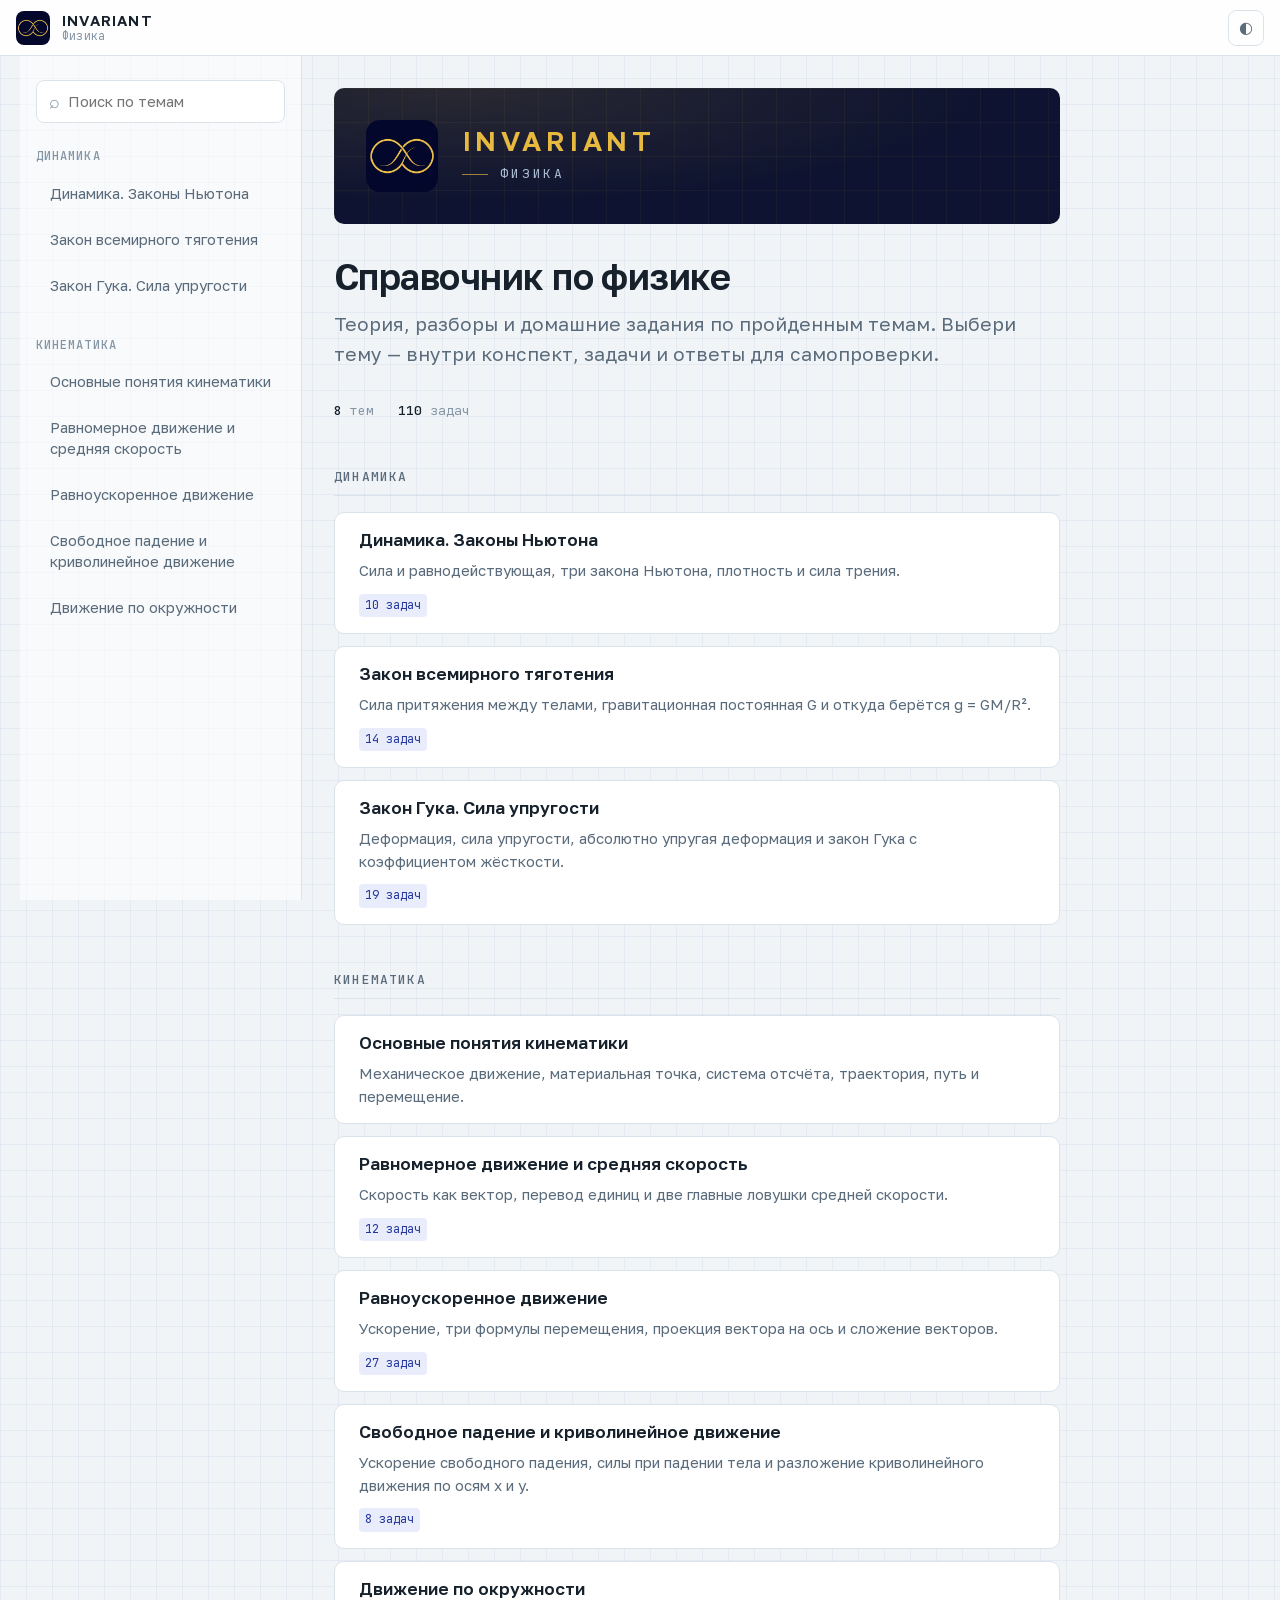
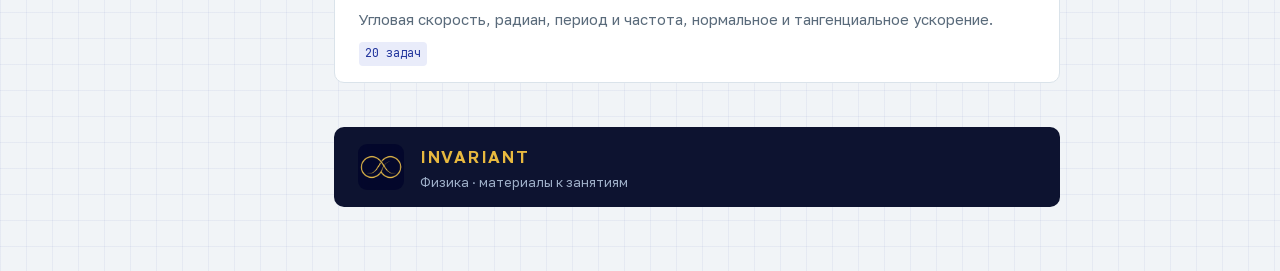
<file: docs/index.html>
<!doctype html>
<html lang="ru" class="is-index">
<head>
<meta charset="utf-8">
<meta name="viewport" content="width=device-width, initial-scale=1">
<title>INVARIANT — справочник по физике</title>
<link rel="stylesheet" href="assets/fonts.css">
<link rel="stylesheet" href="assets/style.css">
<link rel="icon" href="assets/img/logo-mark.png">
<link rel="apple-touch-icon" href="assets/img/logo-mark.png">
<meta name="theme-color" content="#0d1330">
</head>
<body>
<header class="topbar">
<button class="icon-btn menu-btn" id="menu-btn" aria-label="Открыть список тем" aria-expanded="false">☰</button>
<a class="brand" href="index.html">
  <img class="brand-logo" src="assets/img/logo-mark.png" alt="" width="34" height="34">
  <span class="brand-text">INVARIANT<span class="brand-sub">Физика</span></span>
</a>
<div class="topbar-right">
<button class="icon-btn" id="theme-btn" aria-label="Сменить оформление">◐</button>
</div>
</header>
<div class="shell">
<nav class="sidebar" id="sidebar" aria-label="Разделы">
<div class="nav-inner">
<label class="search-box">
  <span class="search-icon" aria-hidden="true">⌕</span>
  <input type="search" id="nav-search" placeholder="Поиск по темам" autocomplete="off" aria-label="Поиск по темам">
</label>
<div id="nav-list"><div class="nav-group"><h3>Динамика</h3><ul><li><a href="t/dinamika/zakony-nyutona.html">Динамика. Законы Ньютона</a></li><li><a href="t/dinamika/zakon-vsemirnogo-tyagoteniya.html">Закон всемирного тяготения</a></li><li><a href="t/dinamika/zakon-guka.html">Закон Гука. Сила упругости</a></li></ul></div><div class="nav-group"><h3>Кинематика</h3><ul><li><a href="t/kinematika/osnovnye-ponyatiya.html">Основные понятия кинематики</a></li><li><a href="t/kinematika/srednyaya-skorost.html">Равномерное движение и средняя скорость</a></li><li><a href="t/kinematika/ravnouskorennoe-dvizhenie.html">Равноускоренное движение</a></li><li><a href="t/kinematika/svobodnoe-padenie-i-krivolineynoe-dvizhenie.html">Свободное падение и криволинейное движение</a></li><li><a href="t/kinematika/dvizhenie-po-okruzhnosti.html">Движение по окружности</a></li></ul></div></div>
<p class="nav-empty" id="nav-empty" hidden>Ничего не нашлось</p>
</div>
</nav>
<main class="content">
<div class="cover">
  <img class="cover-logo" src="assets/img/logo-mark.png" alt="" width="72" height="72">
  <div class="cover-text">
    <span class="cover-name">INVARIANT</span>
    <span class="cover-sub">Физика</span>
  </div>
</div>
<div class="hero">
<h1>Справочник по физике</h1>
<p class="lede">Теория, разборы и домашние задания по пройденным темам.
Выбери тему — внутри конспект, задачи и ответы для самопроверки.</p>
<p class="stats"><span><b>8</b> тем</span><span><b>110</b> задач</span></p>
</div>
<section class="index-group"><h2>Динамика</h2><div class="cards"><a class="card" href="t/dinamika/zakony-nyutona.html"><span class="card-title">Динамика. Законы Ньютона</span><span class="card-sum">Сила и равнодействующая, три закона Ньютона, плотность и сила трения.</span><span class="card-meta"><span class="chip">10 задач</span></span></a><a class="card" href="t/dinamika/zakon-vsemirnogo-tyagoteniya.html"><span class="card-title">Закон всемирного тяготения</span><span class="card-sum">Сила притяжения между телами, гравитационная постоянная G и откуда берётся g = GM/R².</span><span class="card-meta"><span class="chip">14 задач</span></span></a><a class="card" href="t/dinamika/zakon-guka.html"><span class="card-title">Закон Гука. Сила упругости</span><span class="card-sum">Деформация, сила упругости, абсолютно упругая деформация и закон Гука с коэффициентом жёсткости.</span><span class="card-meta"><span class="chip">19 задач</span></span></a></div></section><section class="index-group"><h2>Кинематика</h2><div class="cards"><a class="card" href="t/kinematika/osnovnye-ponyatiya.html"><span class="card-title">Основные понятия кинематики</span><span class="card-sum">Механическое движение, материальная точка, система отсчёта, траектория, путь и перемещение.</span></a><a class="card" href="t/kinematika/srednyaya-skorost.html"><span class="card-title">Равномерное движение и средняя скорость</span><span class="card-sum">Скорость как вектор, перевод единиц и две главные ловушки средней скорости.</span><span class="card-meta"><span class="chip">12 задач</span></span></a><a class="card" href="t/kinematika/ravnouskorennoe-dvizhenie.html"><span class="card-title">Равноускоренное движение</span><span class="card-sum">Ускорение, три формулы перемещения, проекция вектора на ось и сложение векторов.</span><span class="card-meta"><span class="chip">27 задач</span></span></a><a class="card" href="t/kinematika/svobodnoe-padenie-i-krivolineynoe-dvizhenie.html"><span class="card-title">Свободное падение и криволинейное движение</span><span class="card-sum">Ускорение свободного падения, силы при падении тела и разложение криволинейного движения по осям x и y.</span><span class="card-meta"><span class="chip">8 задач</span></span></a><a class="card" href="t/kinematika/dvizhenie-po-okruzhnosti.html"><span class="card-title">Движение по окружности</span><span class="card-sum">Угловая скорость, радиан, период и частота, нормальное и тангенциальное ускорение.</span><span class="card-meta"><span class="chip">20 задач</span></span></a></div></section>
<aside class="signature">
<img class="sig-logo" src="assets/img/logo-mark.png" alt="" width="46" height="46">
<div class="sig-text">
  <span class="sig-name">INVARIANT</span>
  <span class="sig-sub">Физика · материалы к занятиям</span>
</div>
</aside>
</main>
</div>
<div class="scrim" id="scrim" hidden></div>
<script src="assets/app.js"></script>
</body>
</html>
</file>
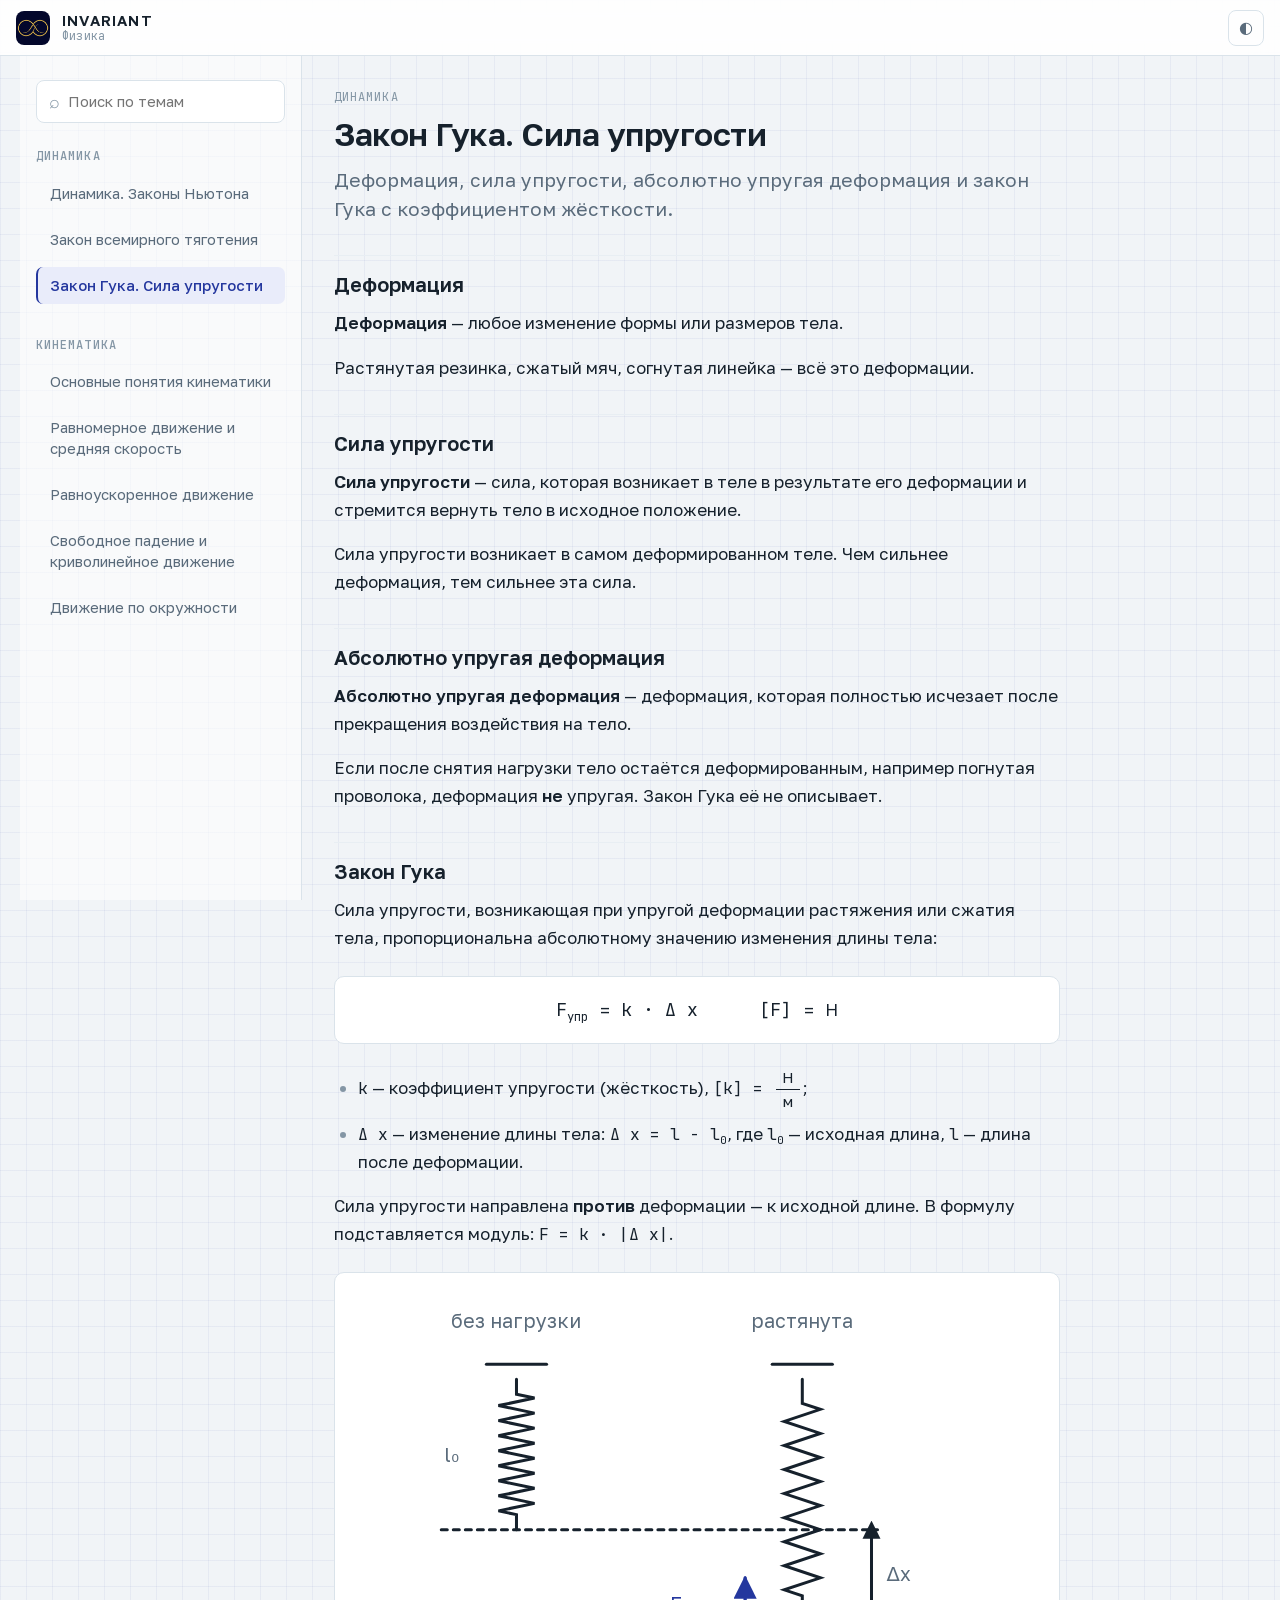
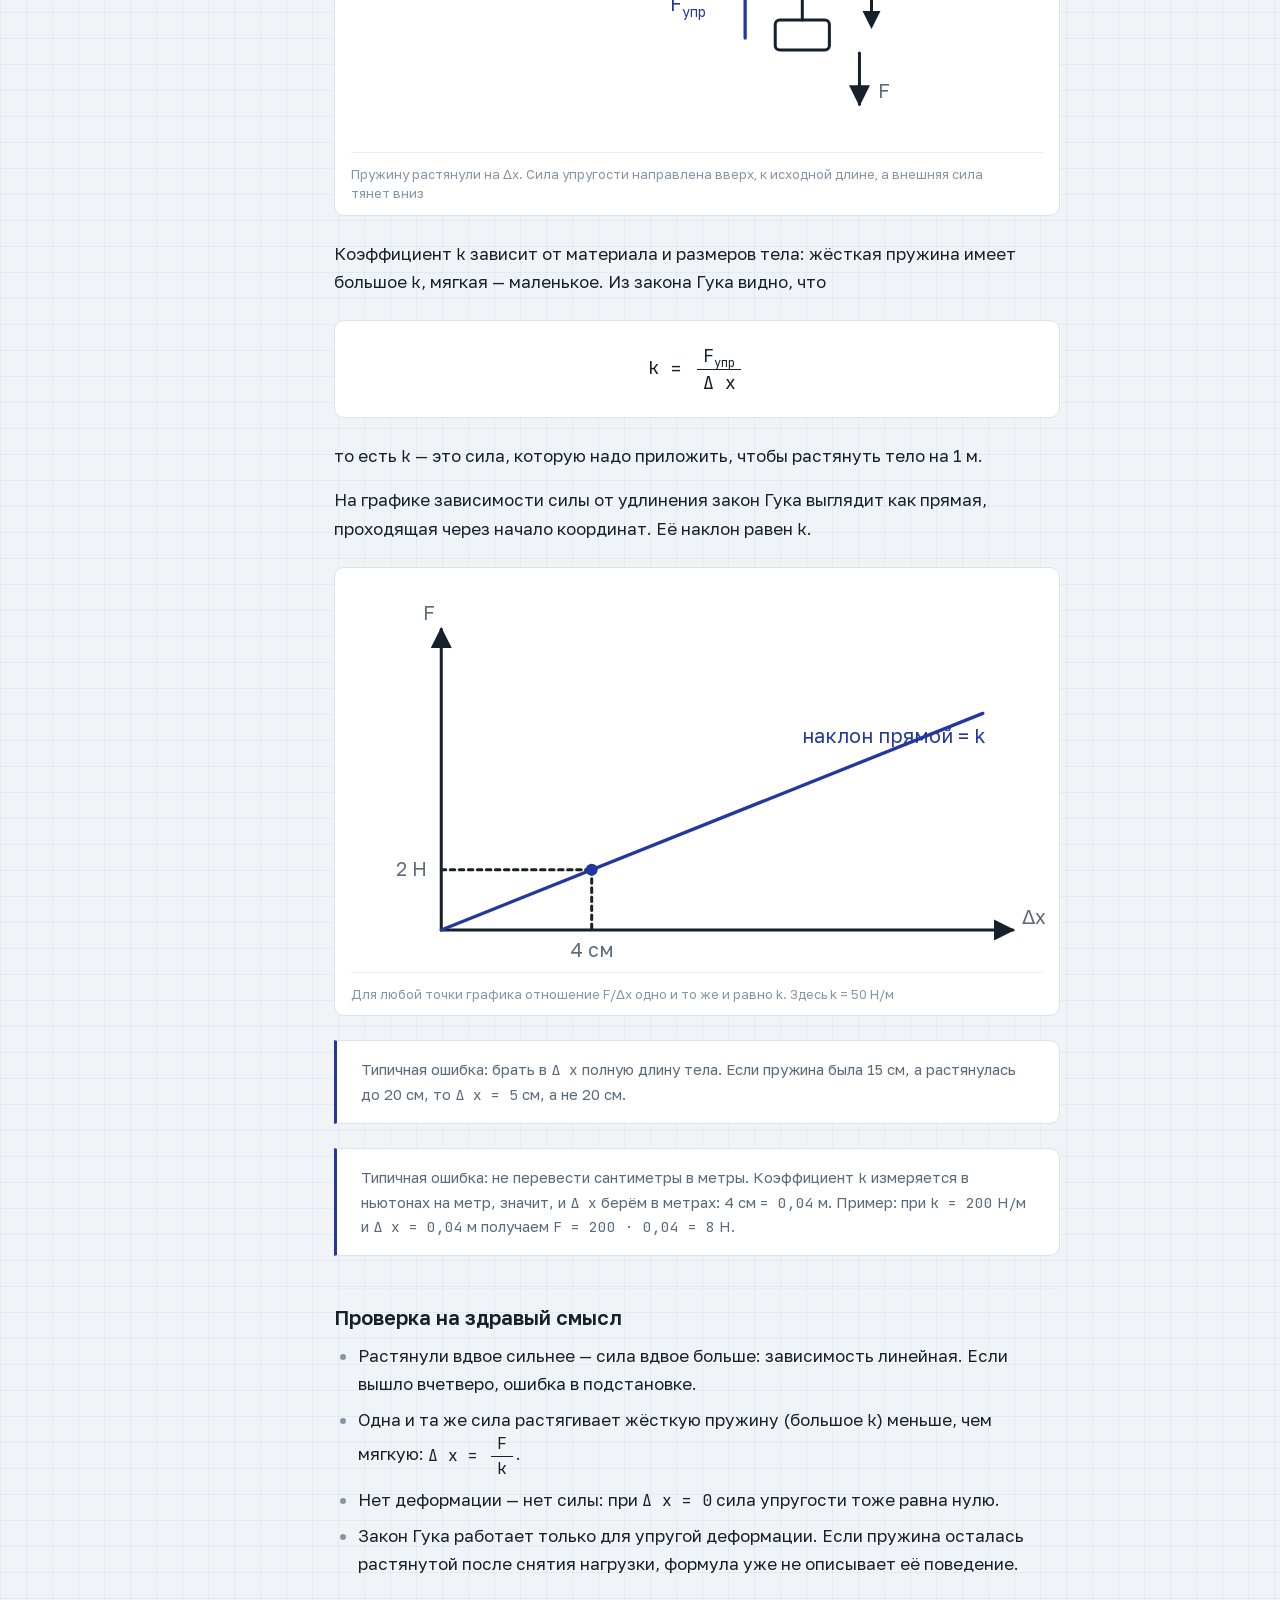
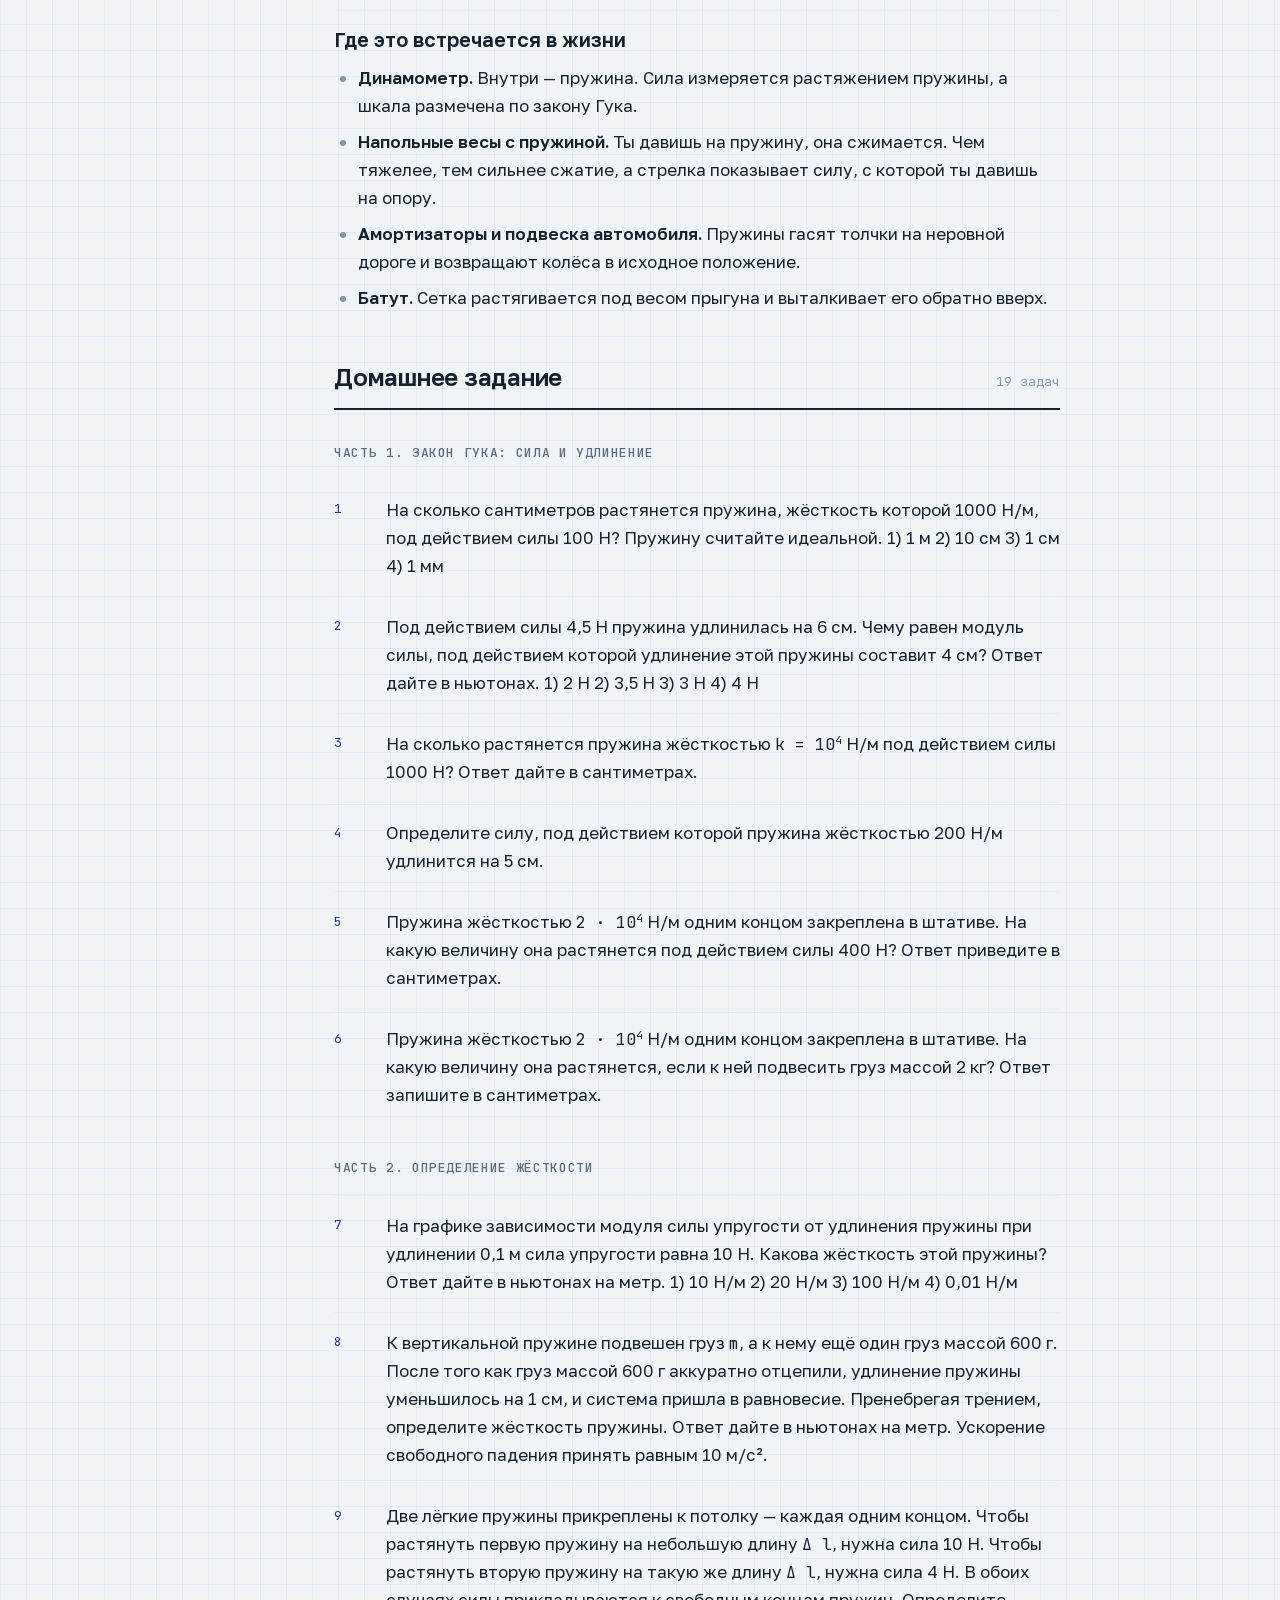
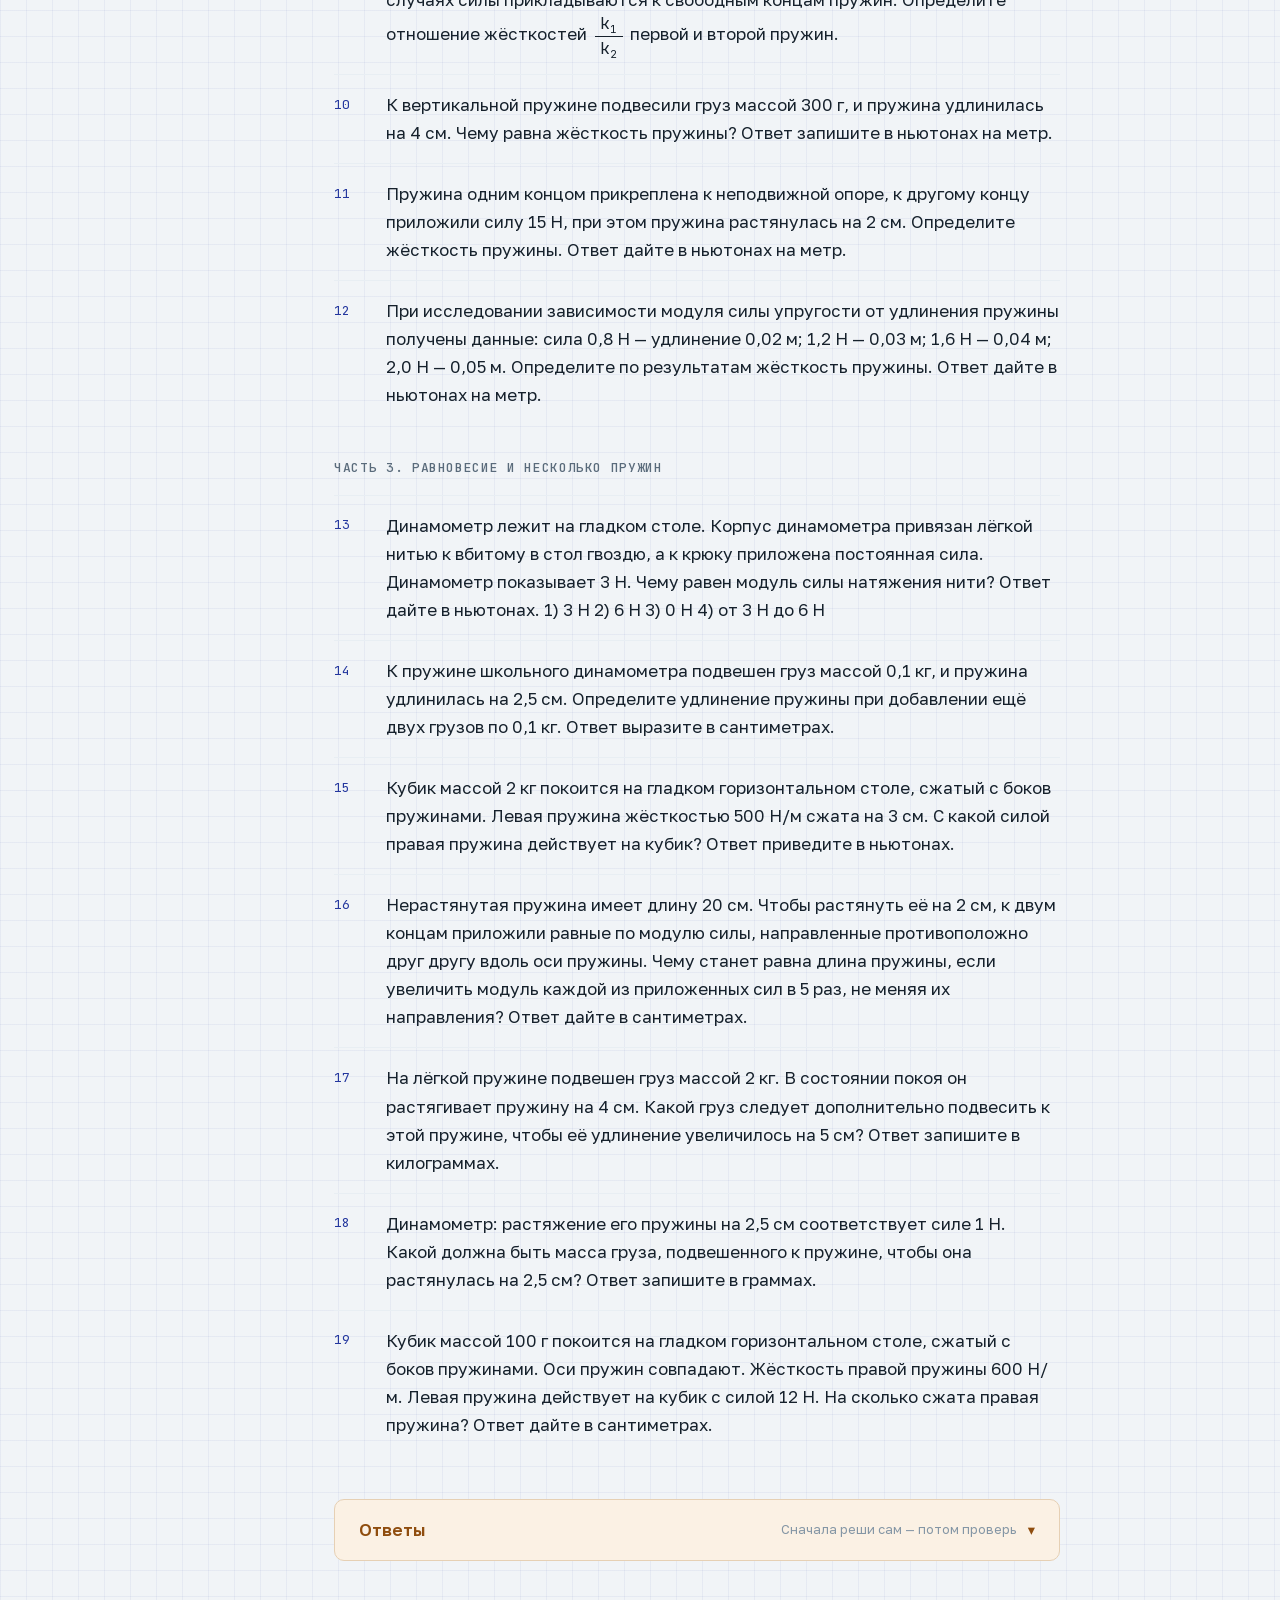
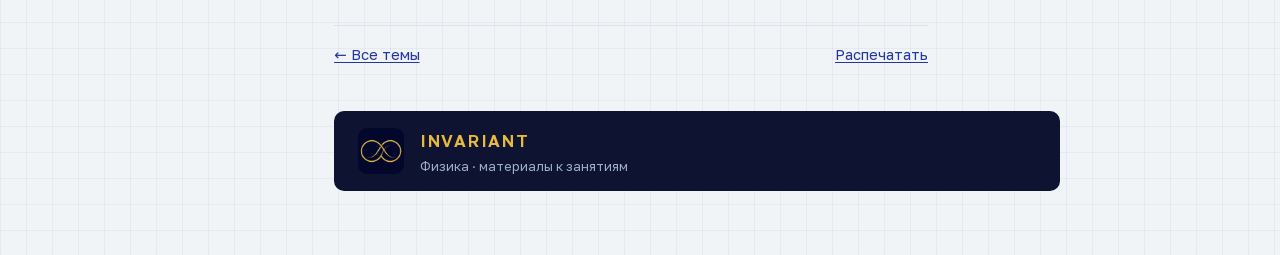
<file: docs/t/dinamika/zakon-guka.html>
<!doctype html>
<html lang="ru" class="">
<head>
<meta charset="utf-8">
<meta name="viewport" content="width=device-width, initial-scale=1">
<title>Закон Гука. Сила упругости — INVARIANT</title>
<link rel="stylesheet" href="../../assets/fonts.css">
<link rel="stylesheet" href="../../assets/style.css">
<link rel="icon" href="../../assets/img/logo-mark.png">
<link rel="apple-touch-icon" href="../../assets/img/logo-mark.png">
<meta name="theme-color" content="#0d1330">
</head>
<body>
<header class="topbar">
<button class="icon-btn menu-btn" id="menu-btn" aria-label="Открыть список тем" aria-expanded="false">☰</button>
<a class="brand" href="../../index.html">
  <img class="brand-logo" src="../../assets/img/logo-mark.png" alt="" width="34" height="34">
  <span class="brand-text">INVARIANT<span class="brand-sub">Физика</span></span>
</a>
<div class="topbar-right">
<button class="icon-btn" id="theme-btn" aria-label="Сменить оформление">◐</button>
</div>
</header>
<div class="shell">
<nav class="sidebar" id="sidebar" aria-label="Разделы">
<div class="nav-inner">
<label class="search-box">
  <span class="search-icon" aria-hidden="true">⌕</span>
  <input type="search" id="nav-search" placeholder="Поиск по темам" autocomplete="off" aria-label="Поиск по темам">
</label>
<div id="nav-list"><div class="nav-group"><h3>Динамика</h3><ul><li><a href="../../t/dinamika/zakony-nyutona.html">Динамика. Законы Ньютона</a></li><li><a href="../../t/dinamika/zakon-vsemirnogo-tyagoteniya.html">Закон всемирного тяготения</a></li><li><a href="../../t/dinamika/zakon-guka.html" class="active">Закон Гука. Сила упругости</a></li></ul></div><div class="nav-group"><h3>Кинематика</h3><ul><li><a href="../../t/kinematika/osnovnye-ponyatiya.html">Основные понятия кинематики</a></li><li><a href="../../t/kinematika/srednyaya-skorost.html">Равномерное движение и средняя скорость</a></li><li><a href="../../t/kinematika/ravnouskorennoe-dvizhenie.html">Равноускоренное движение</a></li><li><a href="../../t/kinematika/svobodnoe-padenie-i-krivolineynoe-dvizhenie.html">Свободное падение и криволинейное движение</a></li><li><a href="../../t/kinematika/dvizhenie-po-okruzhnosti.html">Движение по окружности</a></li></ul></div></div>
<p class="nav-empty" id="nav-empty" hidden>Ничего не нашлось</p>
</div>
</nav>
<main class="content">
<article class="topic">
<p class="eyebrow">Динамика</p>
<h1>Закон Гука. Сила упругости</h1>
<p class="lede">Деформация, сила упругости, абсолютно упругая деформация и закон Гука с коэффициентом жёсткости.</p>
<section class="theory"><h3 id="deformatsiya">Деформация</h3><p><strong>Деформация</strong> — любое изменение формы или размеров тела.</p><p>Растянутая резинка, сжатый мяч, согнутая линейка — всё это деформации.</p><h3 id="sila-uprugosti">Сила упругости</h3><p><strong>Сила упругости</strong> — сила, которая возникает в теле в результате его деформации и стремится вернуть тело в исходное положение.</p><p>Сила упругости возникает в самом деформированном теле. Чем сильнее деформация, тем сильнее эта сила.</p><h3 id="absolyutno-uprugaya-deformatsiya">Абсолютно упругая деформация</h3><p><strong>Абсолютно упругая деформация</strong> — деформация, которая полностью исчезает после прекращения воздействия на тело.</p><p>Если после снятия нагрузки тело остаётся деформированным, например погнутая проволока, деформация <strong>не</strong> упругая. Закон Гука её не описывает.</p><h3 id="zakon-guka">Закон Гука</h3><p>Сила упругости, возникающая при упругой деформации растяжения или сжатия тела, пропорциональна абсолютному значению изменения длины тела:</p><div class="math-block">F<sub>упр</sub> = k · Δ x <span class="m-gap"></span> [F] = <span class="m-text">Н</span></div><ul><li><span class="math">k</span> — коэффициент упругости (жёсткость), <span class="math">[k] = <span class="m-frac"><span class="m-num"><span class="m-text">Н</span></span><span class="m-den"><span class="m-text">м</span></span></span></span>;</li><li><span class="math">Δ x</span> — изменение длины тела: <span class="math">Δ x = l - l<sub>0</sub></span>, где <span class="math">l<sub>0</sub></span> — исходная длина, <span class="math">l</span> — длина после деформации.</li></ul><p>Сила упругости направлена <strong>против</strong> деформации — к исходной длине. В формулу подставляется модуль: <span class="math">F = k · |Δ x|</span>.</p><figure class="fig">
<svg viewBox="0 0 460 300" role="img" aria-label="Слева пружина в исходном состоянии длиной l0. Справа пружина растянута на Δx, сила упругости F_упр направлена вверх, к исходной длине">
  <defs>
    <marker id="ar-guk1" viewBox="0 0 10 10" refX="9" refY="5" markerWidth="7" markerHeight="7" orient="auto-start-reverse">
      <path d="M0 0 L10 5 L0 10 z" class="fig-fill-accent"/>
    </marker>
    <marker id="ar-guk1d" viewBox="0 0 10 10" refX="5" refY="5" markerWidth="6" markerHeight="6" orient="auto-start-reverse">
      <path d="M0 0 L10 5 L0 10 z" class="fig-fill"/>
    </marker>
    <marker id="ar-guk1f" viewBox="0 0 10 10" refX="9" refY="5" markerWidth="7" markerHeight="7" orient="auto-start-reverse">
      <path d="M0 0 L10 5 L0 10 z" class="fig-fill"/>
    </marker>
  </defs>

  <line class="fig-line" x1="90" y1="50" x2="130" y2="50"/>
  <polyline class="fig-line" points="110.0,60.0 110.0,70.0 122.0,72.5 98.0,77.5 122.0,82.5 98.0,87.5 122.0,92.5 98.0,97.5 122.0,102.5 98.0,107.5 122.0,112.5 98.0,117.5 122.0,122.5 98.0,127.5 122.0,132.5 98.0,137.5 122.0,142.5 98.0,147.5 110.0,150.0 110.0,160.0"/>
  <text class="fig-t" x="62" y="115">l₀</text>
  <line class="fig-line" x1="60" y1="160" x2="350" y2="160" stroke-dasharray="4 4"/>

  <line class="fig-line" x1="280" y1="50" x2="320" y2="50"/>
  <polyline class="fig-line" points="300.0,60.0 300.0,76.0 312.0,80.0 288.0,88.0 312.0,96.0 288.0,104.0 312.0,112.0 288.0,120.0 312.0,128.0 288.0,136.0 312.0,144.0 288.0,152.0 312.0,160.0 288.0,168.0 312.0,176.0 288.0,184.0 312.0,192.0 288.0,200.0 300.0,204.0 300.0,220.0"/>
  <rect class="fig-line" x="282" y="220" width="36" height="20" rx="3"/>

  <line class="fig-accent" x1="262" y1="232" x2="262" y2="192" marker-end="url(#ar-guk1)"/>
  <text class="fig-t fig-t-accent" x="236" y="214" text-anchor="end">F<tspan dy="4" font-size="0.7em">упр</tspan></text>

  <line class="fig-line" x1="338" y1="242" x2="338" y2="276" marker-end="url(#ar-guk1f)"/>
  <text class="fig-t" x="350" y="272">F</text>

  <line class="fig-line" x1="346" y1="160" x2="346" y2="220" marker-start="url(#ar-guk1d)" marker-end="url(#ar-guk1d)"/>
  <text class="fig-t" x="356" y="194">Δx</text>

  <text class="fig-t fig-t-mid" x="110" y="26">без нагрузки</text>
  <text class="fig-t fig-t-mid" x="300" y="26">растянута</text>
</svg>
<figcaption>Пружину растянули на Δx. Сила упругости направлена вверх, к исходной длине, а внешняя сила тянет вниз</figcaption>
</figure><p>Коэффициент <span class="math">k</span> зависит от материала и размеров тела: жёсткая пружина имеет большое <span class="math">k</span>, мягкая — маленькое. Из закона Гука видно, что</p><div class="math-block">k = <span class="m-frac"><span class="m-num">F<sub>упр</sub></span><span class="m-den">Δ x</span></span></div><p>то есть <span class="math">k</span> — это сила, которую надо приложить, чтобы растянуть тело на 1 м.</p><p>На графике зависимости силы от удлинения закон Гука выглядит как прямая, проходящая через начало координат. Её наклон равен <span class="math">k</span>.</p><figure class="fig">
<svg viewBox="0 0 460 250" role="img" aria-label="График силы упругости от удлинения: прямая через начало координат, при удлинении 4 см сила 2 Н">
  <defs>
    <marker id="ar-guk2" viewBox="0 0 10 10" refX="9" refY="5" markerWidth="7" markerHeight="7" orient="auto-start-reverse">
      <path d="M0 0 L10 5 L0 10 z" class="fig-fill"/>
    </marker>
  </defs>

  <line class="fig-line" x1="60" y1="230" x2="440" y2="230" marker-end="url(#ar-guk2)"/>
  <line class="fig-line" x1="60" y1="230" x2="60" y2="30" marker-end="url(#ar-guk2)"/>
  <text class="fig-t" x="446" y="226">Δx</text>
  <text class="fig-t" x="48" y="24">F</text>

  <line class="fig-accent" x1="60" y1="230" x2="420" y2="86"/>
  <line class="fig-line" x1="160" y1="190" x2="160" y2="230" stroke-dasharray="3 3"/>
  <line class="fig-line" x1="60" y1="190" x2="160" y2="190" stroke-dasharray="3 3"/>
  <circle class="fig-fill-accent" cx="160" cy="190" r="4"/>

  <text class="fig-t fig-t-mid" x="160" y="248">4 см</text>
  <text class="fig-t" x="30" y="194">2 Н</text>
  <text class="fig-t fig-t-accent" x="300" y="106">наклон прямой = k</text>
</svg>
<figcaption>Для любой точки графика отношение F/Δx одно и то же и равно k. Здесь k = 50 Н/м</figcaption>
</figure><aside class="note"><p>Типичная ошибка: брать в <span class="math">Δ x</span> полную длину тела. Если пружина была 15 см, а растянулась до 20 см, то <span class="math">Δ x = 5</span> см, а не 20 см.</p></aside><aside class="note"><p>Типичная ошибка: не перевести сантиметры в метры. Коэффициент <span class="math">k</span> измеряется в ньютонах на метр, значит, и <span class="math">Δ x</span> берём в метрах: 4 см <span class="math">= 0,04</span> м. Пример: при <span class="math">k = 200</span> Н/м и <span class="math">Δ x = 0,04</span> м получаем <span class="math">F = 200 · 0,04 = 8</span> Н.</p></aside><h3 id="proverka-na-zdravyy-smysl">Проверка на здравый смысл</h3><ul><li>Растянули вдвое сильнее — сила вдвое больше: зависимость линейная. Если вышло вчетверо, ошибка в подстановке.</li><li>Одна и та же сила растягивает жёсткую пружину (большое <span class="math">k</span>) меньше, чем мягкую: <span class="math">Δ x = <span class="m-frac"><span class="m-num">F</span><span class="m-den">k</span></span></span>.</li><li>Нет деформации — нет силы: при <span class="math">Δ x = 0</span> сила упругости тоже равна нулю.</li><li>Закон Гука работает только для упругой деформации. Если пружина осталась растянутой после снятия нагрузки, формула уже не описывает её поведение.</li></ul><h3 id="gde-eto-vstrechaetsya-v-zhizni">Где это встречается в жизни</h3><ul><li><strong>Динамометр.</strong> Внутри — пружина. Сила измеряется растяжением пружины, а шкала размечена по закону Гука.</li><li><strong>Напольные весы с пружиной.</strong> Ты давишь на пружину, она сжимается. Чем тяжелее, тем сильнее сжатие, а стрелка показывает силу, с которой ты давишь на опору.</li><li><strong>Амортизаторы и подвеска автомобиля.</strong> Пружины гасят толчки на неровной дороге и возвращают колёса в исходное положение.</li><li><strong>Батут.</strong> Сетка растягивается под весом прыгуна и выталкивает его обратно вверх.</li></ul></section>
<section class="tasks">
<h2 class="section-head"><span class="section-kicker">Домашнее задание</span>
<span class="task-count">19 задач</span></h2>
<h3 class="task-group">Часть 1. Закон Гука: сила и удлинение</h3><article class="task"><div class="task-num">1</div><div class="task-body">На сколько сантиметров растянется пружина, жёсткость которой 1000 Н/м, под действием силы 100 Н? Пружину считайте идеальной. 1) 1 м 2) 10 см 3) 1 см 4) 1 мм</div></article><article class="task"><div class="task-num">2</div><div class="task-body">Под действием силы 4,5 Н пружина удлинилась на 6 см. Чему равен модуль силы, под действием которой удлинение этой пружины составит 4 см? Ответ дайте в ньютонах. 1) 2 Н 2) 3,5 Н 3) 3 Н 4) 4 Н</div></article><article class="task"><div class="task-num">3</div><div class="task-body">На сколько растянется пружина жёсткостью <span class="math">k = 10<sup>4</sup></span> Н/м под действием силы 1000 Н? Ответ дайте в сантиметрах.</div></article><article class="task"><div class="task-num">4</div><div class="task-body">Определите силу, под действием которой пружина жёсткостью 200 Н/м удлинится на 5 см.</div></article><article class="task"><div class="task-num">5</div><div class="task-body">Пружина жёсткостью <span class="math">2 · 10<sup>4</sup></span> Н/м одним концом закреплена в штативе. На какую величину она растянется под действием силы 400 Н? Ответ приведите в сантиметрах.</div></article><article class="task"><div class="task-num">6</div><div class="task-body">Пружина жёсткостью <span class="math">2 · 10<sup>4</sup></span> Н/м одним концом закреплена в штативе. На какую величину она растянется, если к ней подвесить груз массой 2 кг? Ответ запишите в сантиметрах.</div></article><h3 class="task-group">Часть 2. Определение жёсткости</h3><article class="task"><div class="task-num">7</div><div class="task-body">На графике зависимости модуля силы упругости от удлинения пружины при удлинении 0,1 м сила упругости равна 10 Н. Какова жёсткость этой пружины? Ответ дайте в ньютонах на метр. 1) 10 Н/м 2) 20 Н/м 3) 100 Н/м 4) 0,01 Н/м</div></article><article class="task"><div class="task-num">8</div><div class="task-body">К вертикальной пружине подвешен груз <span class="math">m</span>, а к нему ещё один груз массой 600 г. После того как груз массой 600 г аккуратно отцепили, удлинение пружины уменьшилось на 1 см, и система пришла в равновесие. Пренебрегая трением, определите жёсткость пружины. Ответ дайте в ньютонах на метр. Ускорение свободного падения принять равным 10 м/с².</div></article><article class="task"><div class="task-num">9</div><div class="task-body">Две лёгкие пружины прикреплены к потолку — каждая одним концом. Чтобы растянуть первую пружину на небольшую длину <span class="math">Δ l</span>, нужна сила 10 Н. Чтобы растянуть вторую пружину на такую же длину <span class="math">Δ l</span>, нужна сила 4 Н. В обоих случаях силы прикладываются к свободным концам пружин. Определите отношение жёсткостей <span class="math"><span class="m-frac"><span class="m-num">k<sub>1</sub></span><span class="m-den">k<sub>2</sub></span></span></span> первой и второй пружин.</div></article><article class="task"><div class="task-num">10</div><div class="task-body">К вертикальной пружине подвесили груз массой 300 г, и пружина удлинилась на 4 см. Чему равна жёсткость пружины? Ответ запишите в ньютонах на метр.</div></article><article class="task"><div class="task-num">11</div><div class="task-body">Пружина одним концом прикреплена к неподвижной опоре, к другому концу приложили силу 15 Н, при этом пружина растянулась на 2 см. Определите жёсткость пружины. Ответ дайте в ньютонах на метр.</div></article><article class="task"><div class="task-num">12</div><div class="task-body">При исследовании зависимости модуля силы упругости от удлинения пружины получены данные: сила 0,8 Н — удлинение 0,02 м; 1,2 Н — 0,03 м; 1,6 Н — 0,04 м; 2,0 Н — 0,05 м. Определите по результатам жёсткость пружины. Ответ дайте в ньютонах на метр.</div></article><h3 class="task-group">Часть 3. Равновесие и несколько пружин</h3><article class="task"><div class="task-num">13</div><div class="task-body">Динамометр лежит на гладком столе. Корпус динамометра привязан лёгкой нитью к вбитому в стол гвоздю, а к крюку приложена постоянная сила. Динамометр показывает 3 Н. Чему равен модуль силы натяжения нити? Ответ дайте в ньютонах. 1) 3 Н 2) 6 Н 3) 0 Н 4) от 3 Н до 6 Н</div></article><article class="task"><div class="task-num">14</div><div class="task-body">К пружине школьного динамометра подвешен груз массой 0,1 кг, и пружина удлинилась на 2,5 см. Определите удлинение пружины при добавлении ещё двух грузов по 0,1 кг. Ответ выразите в сантиметрах.</div></article><article class="task"><div class="task-num">15</div><div class="task-body">Кубик массой 2 кг покоится на гладком горизонтальном столе, сжатый с боков пружинами. Левая пружина жёсткостью 500 Н/м сжата на 3 см. С какой силой правая пружина действует на кубик? Ответ приведите в ньютонах.</div></article><article class="task"><div class="task-num">16</div><div class="task-body">Нерастянутая пружина имеет длину 20 см. Чтобы растянуть её на 2 см, к двум концам приложили равные по модулю силы, направленные противоположно друг другу вдоль оси пружины. Чему станет равна длина пружины, если увеличить модуль каждой из приложенных сил в 5 раз, не меняя их направления? Ответ дайте в сантиметрах.</div></article><article class="task"><div class="task-num">17</div><div class="task-body">На лёгкой пружине подвешен груз массой 2 кг. В состоянии покоя он растягивает пружину на 4 см. Какой груз следует дополнительно подвесить к этой пружине, чтобы её удлинение увеличилось на 5 см? Ответ запишите в килограммах.</div></article><article class="task"><div class="task-num">18</div><div class="task-body">Динамометр: растяжение его пружины на 2,5 см соответствует силе 1 Н. Какой должна быть масса груза, подвешенного к пружине, чтобы она растянулась на 2,5 см? Ответ запишите в граммах.</div></article><article class="task"><div class="task-num">19</div><div class="task-body">Кубик массой 100 г покоится на гладком горизонтальном столе, сжатый с боков пружинами. Оси пружин совпадают. Жёсткость правой пружины 600 Н/м. Левая пружина действует на кубик с силой 12 Н. На сколько сжата правая пружина? Ответ дайте в сантиметрах.</div></article>
</section>
<section class="answers" id="otvety">
<button class="answers-toggle" id="answers-toggle" aria-expanded="false" aria-controls="answers-body">
  <span class="answers-label">Ответы</span>
  <span class="answers-hint">Сначала реши сам — потом проверь</span>
  <span class="chev" aria-hidden="true">▾</span>
</button>
<ol class="answers-list" id="answers-body" hidden><li><span class="ans-num">1</span><span class="ans-body">10 см, вариант 2. <span class="math">Δ x = <span class="m-frac"><span class="m-num">F</span><span class="m-den">k</span></span> = <span class="m-frac"><span class="m-num">100</span><span class="m-den">1000</span></span> = 0,1</span> м.</span></li><li><span class="ans-num">2</span><span class="ans-body">3 Н, вариант 3. Удлинение пропорционально силе: <span class="math">F = <span class="m-frac"><span class="m-num">4</span><span class="m-den">6</span></span> · 4,5 = 3</span> Н.</span></li><li><span class="ans-num">3</span><span class="ans-body">10 см. <span class="math">Δ x = <span class="m-frac"><span class="m-num">F</span><span class="m-den">k</span></span> = <span class="m-frac"><span class="m-num">1000</span><span class="m-den">10<sup>4</sup></span></span> = 0,1</span> м.</span></li><li><span class="ans-num">4</span><span class="ans-body">10 Н. <span class="math">F = k<span class="m-thin"></span>Δ x = 200 · 0,05 = 10</span> Н.</span></li><li><span class="ans-num">5</span><span class="ans-body">2 см. <span class="math">Δ x = <span class="m-frac"><span class="m-num">F</span><span class="m-den">k</span></span> = <span class="m-frac"><span class="m-num">400</span><span class="m-den">2 · 10<sup>4</sup></span></span> = 0,02</span> м.</span></li><li><span class="ans-num">6</span><span class="ans-body">0,1 см. <span class="math">Δ x = <span class="m-frac"><span class="m-num">mg</span><span class="m-den">k</span></span> = <span class="m-frac"><span class="m-num">2 · 10</span><span class="m-den">2 · 10<sup>4</sup></span></span> = 10<sup>-3</sup></span> м <span class="math">= 0,1</span> см.</span></li><li><span class="ans-num">7</span><span class="ans-body">100 Н/м, вариант 3. <span class="math">k = <span class="m-frac"><span class="m-num">F<sub>упр</sub></span><span class="m-den">Δ x</span></span> = <span class="m-frac"><span class="m-num">10</span><span class="m-den">0,1</span></span> = 100</span> Н/м.</span></li><li><span class="ans-num">8</span><span class="ans-body">600 Н/м. Изменение силы упругости равно весу отцепленного груза: <span class="math">k<span class="m-thin"></span>Δ x = 0,6 · 10</span>, откуда <span class="math">k = <span class="m-frac"><span class="m-num">6</span><span class="m-den">0,01</span></span> = 600</span> Н/м.</span></li><li><span class="ans-num">9</span><span class="ans-body">2,5. Из закона Гука <span class="math">k = <span class="m-frac"><span class="m-num">F</span><span class="m-den">Δ l</span></span></span> при одинаковом <span class="math">Δ l</span>: <span class="math"><span class="m-frac"><span class="m-num">k<sub>1</sub></span><span class="m-den">k<sub>2</sub></span></span> = <span class="m-frac"><span class="m-num">F<sub>1</sub></span><span class="m-den">F<sub>2</sub></span></span> = <span class="m-frac"><span class="m-num">10</span><span class="m-den">4</span></span> = 2,5</span>.</span></li><li><span class="ans-num">10</span><span class="ans-body">75 Н/м. <span class="math">k = <span class="m-frac"><span class="m-num">mg</span><span class="m-den">Δ x</span></span> = <span class="m-frac"><span class="m-num">0,3 · 10</span><span class="m-den">0,04</span></span> = 75</span> Н/м.</span></li><li><span class="ans-num">11</span><span class="ans-body">750 Н/м. <span class="math">k = <span class="m-frac"><span class="m-num">F</span><span class="m-den">Δ x</span></span> = <span class="m-frac"><span class="m-num">15</span><span class="m-den">0,02</span></span> = 750</span> Н/м.</span></li><li><span class="ans-num">12</span><span class="ans-body">40 Н/м. Во всех точках отношение <span class="math"><span class="m-frac"><span class="m-num">F<sub>упр</sub></span><span class="m-den">Δ x</span></span></span> одинаково: <span class="math"><span class="m-frac"><span class="m-num">0,8</span><span class="m-den">0,02</span></span> = 40</span> Н/м.</span></li><li><span class="ans-num">13</span><span class="ans-body">3 Н, вариант 1. Динамометр покоится, поэтому сила натяжения нити уравновешивает внешнюю силу. Динамометр показывает силу упругости своей пружины, равную 3 Н.</span></li><li><span class="ans-num">14</span><span class="ans-body">7,5 см. <span class="math">k = <span class="m-frac"><span class="m-num">0,1 · 10</span><span class="m-den">0,025</span></span> = 40</span> Н/м. Для груза массой 0,3 кг сила равна 3 Н, <span class="math">Δ x = <span class="m-frac"><span class="m-num">3</span><span class="m-den">40</span></span> = 0,075</span> м <span class="math">= 7,5</span> см.</span></li><li><span class="ans-num">15</span><span class="ans-body">15 Н. Кубик покоится, значит силы от пружин равны по модулю: <span class="math">F = k<sub>1</sub><span class="m-thin"></span>Δ x = 500 · 0,03 = 15</span> Н.</span></li><li><span class="ans-num">16</span><span class="ans-body">30 см. Растягивание с двух сторон одинаковыми силами равносильно растягиванию закреплённой пружины одной такой силой. Удлинение выросло в 5 раз: <span class="math">5 · 2 = 10</span> см, длина <span class="math">20 + 10 = 30</span> см.</span></li><li><span class="ans-num">17</span><span class="ans-body">2,5 кг. Из <span class="math">mg = k<span class="m-thin"></span>Δ x</span> следует <span class="math"><span class="m-frac"><span class="m-num">m<sub>1</sub></span><span class="m-den">x<sub>1</sub></span></span> = <span class="m-frac"><span class="m-num">m<sub>2</sub></span><span class="m-den">x<sub>2</sub></span></span></span>, поэтому <span class="math">m<sub>2</sub> = <span class="m-frac"><span class="m-num">m<sub>1</sub> x<sub>2</sub></span><span class="m-den">x<sub>1</sub></span></span> = <span class="m-frac"><span class="m-num">2 · 5</span><span class="m-den">4</span></span> = 2,5</span> кг.</span></li><li><span class="ans-num">18</span><span class="ans-body">100 г. <span class="math">m = <span class="m-frac"><span class="m-num">F</span><span class="m-den">g</span></span> = <span class="m-frac"><span class="m-num">1</span><span class="m-den">10</span></span> = 0,1</span> кг <span class="math">= 100</span> г.</span></li><li><span class="ans-num">19</span><span class="ans-body">2 см. Силы от пружин на кубик равны по модулю, поэтому <span class="math">Δ x<sub>2</sub> = <span class="m-frac"><span class="m-num">F</span><span class="m-den">k<sub>2</sub></span></span> = <span class="m-frac"><span class="m-num">12</span><span class="m-den">600</span></span> = 0,02</span> м.</span></li></ol>
</section>
</article>
<footer class="page-foot">
<a href="../../index.html">← Все темы</a>
<button class="link-btn" id="print-btn">Распечатать</button>
</footer>
<aside class="signature">
<img class="sig-logo" src="../../assets/img/logo-mark.png" alt="" width="46" height="46">
<div class="sig-text">
  <span class="sig-name">INVARIANT</span>
  <span class="sig-sub">Физика · материалы к занятиям</span>
</div>
</aside>
</main>
</div>
<div class="scrim" id="scrim" hidden></div>
<script src="../../assets/app.js"></script>
</body>
</html>
</file>
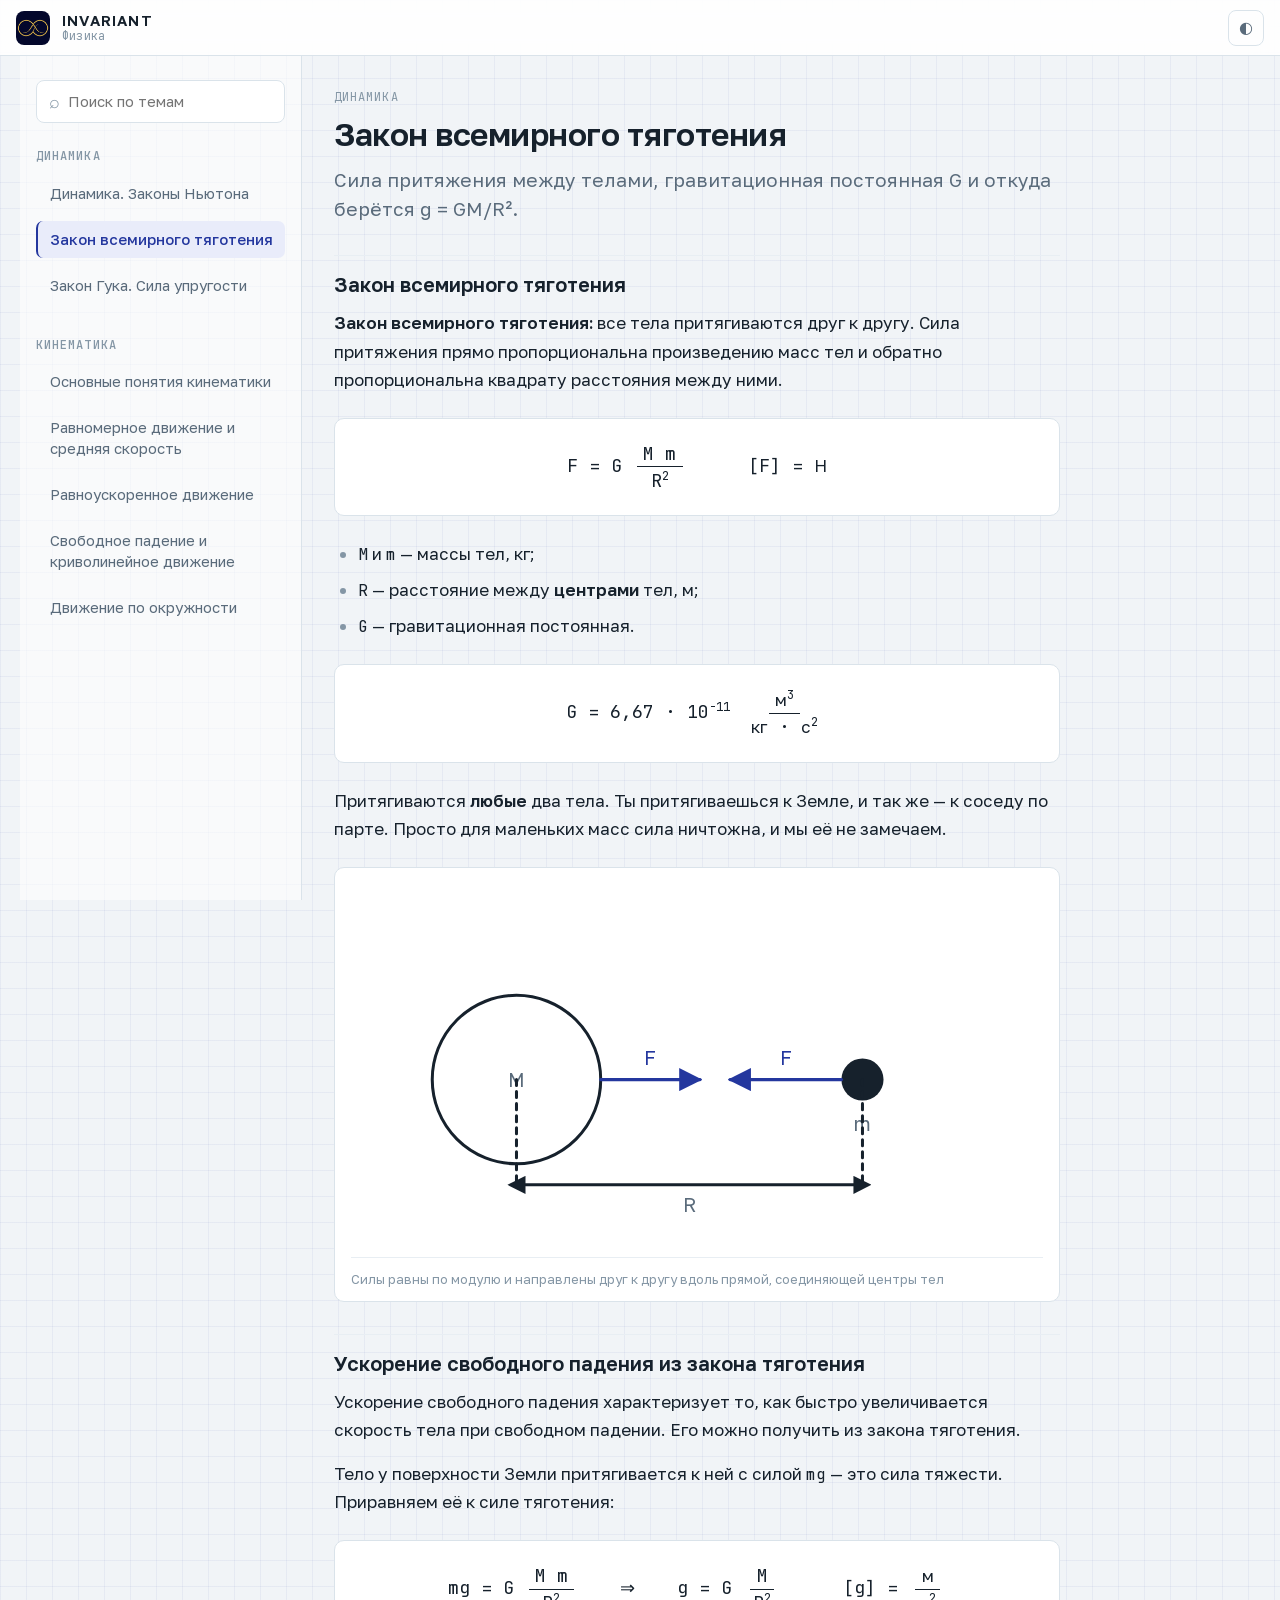
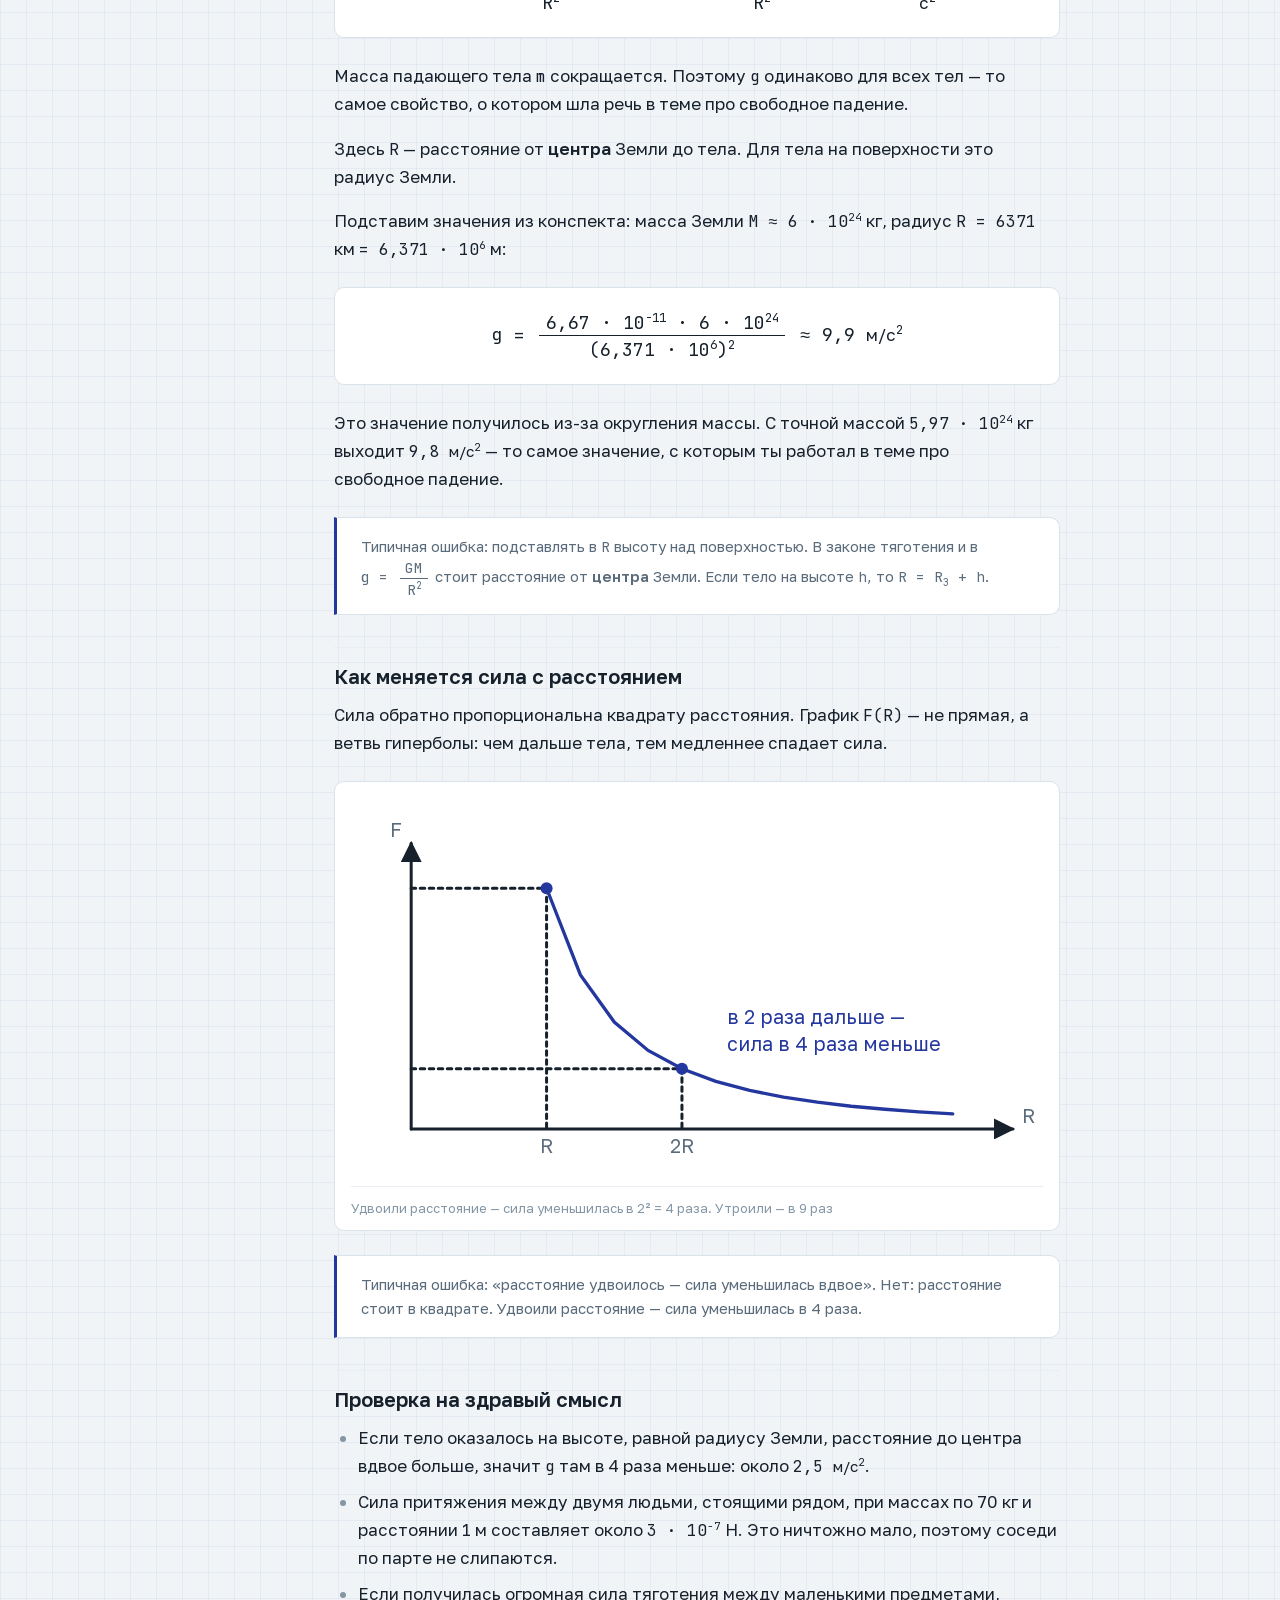
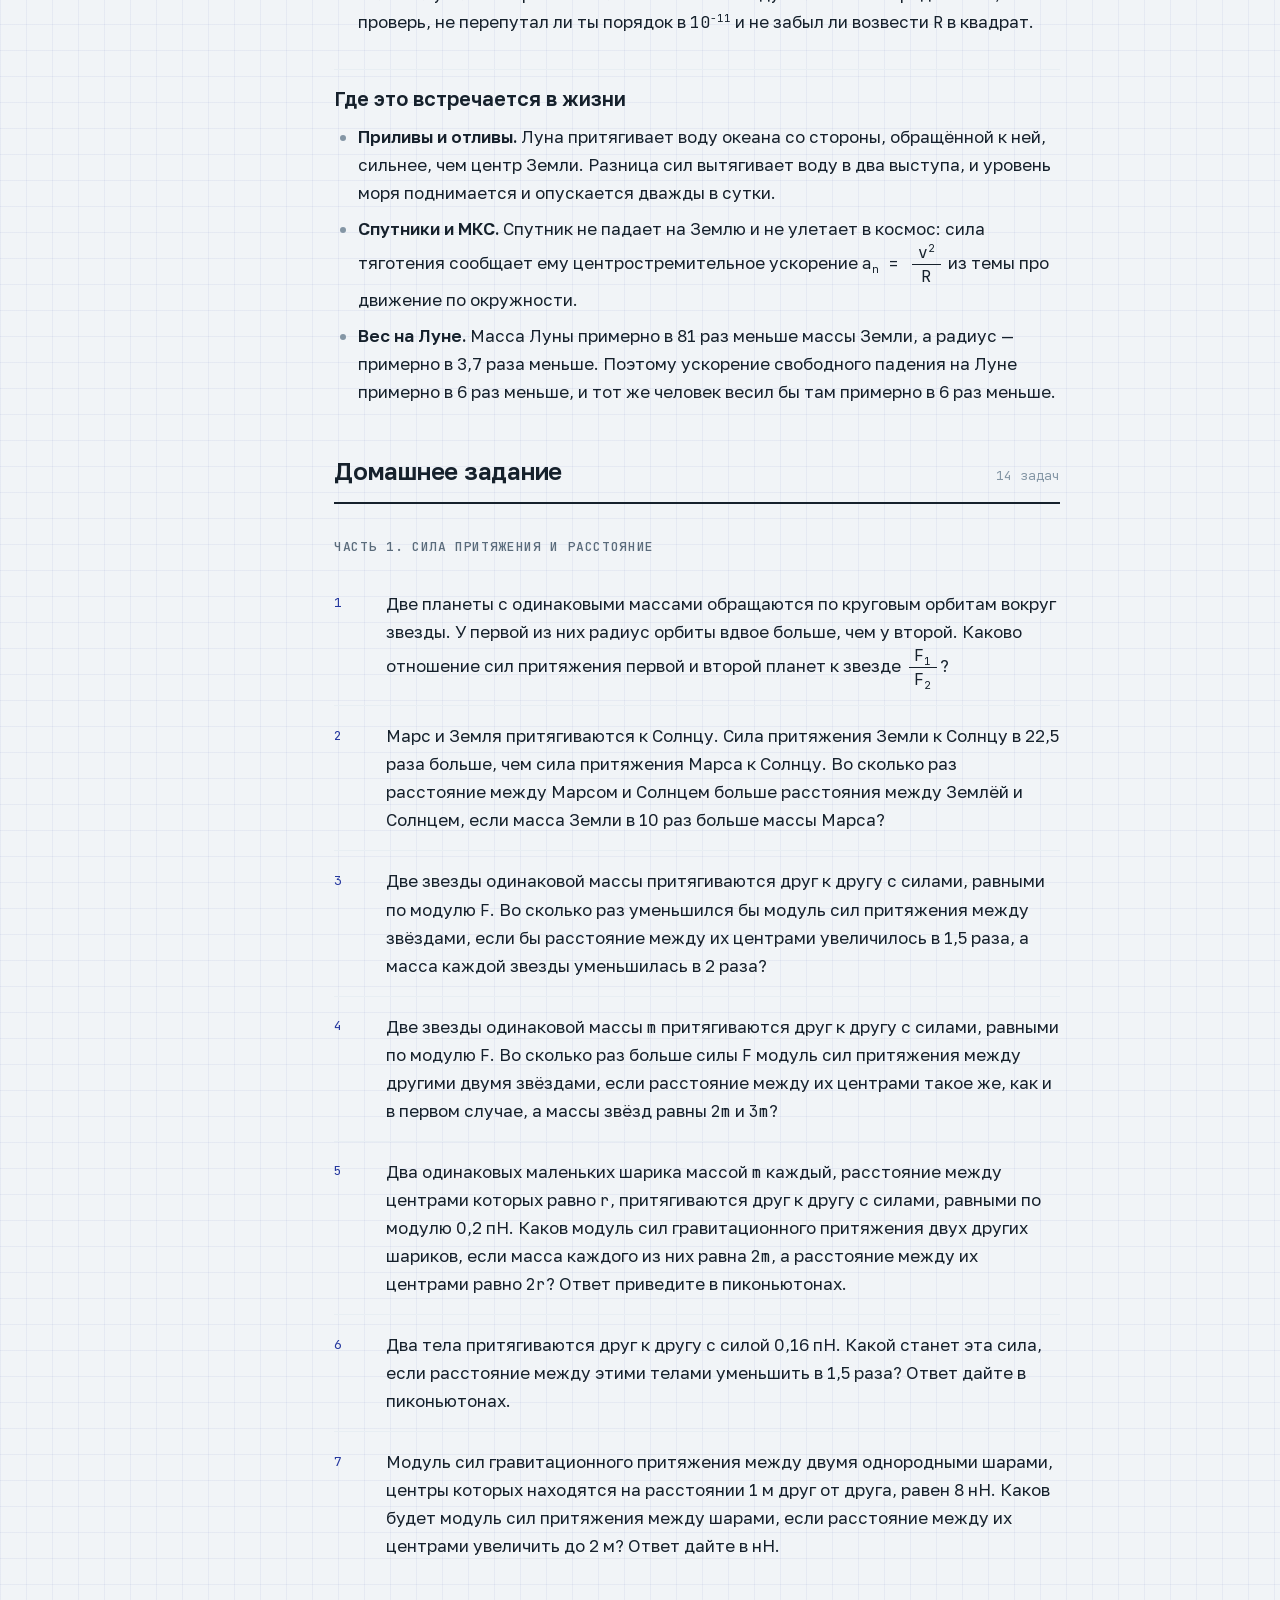
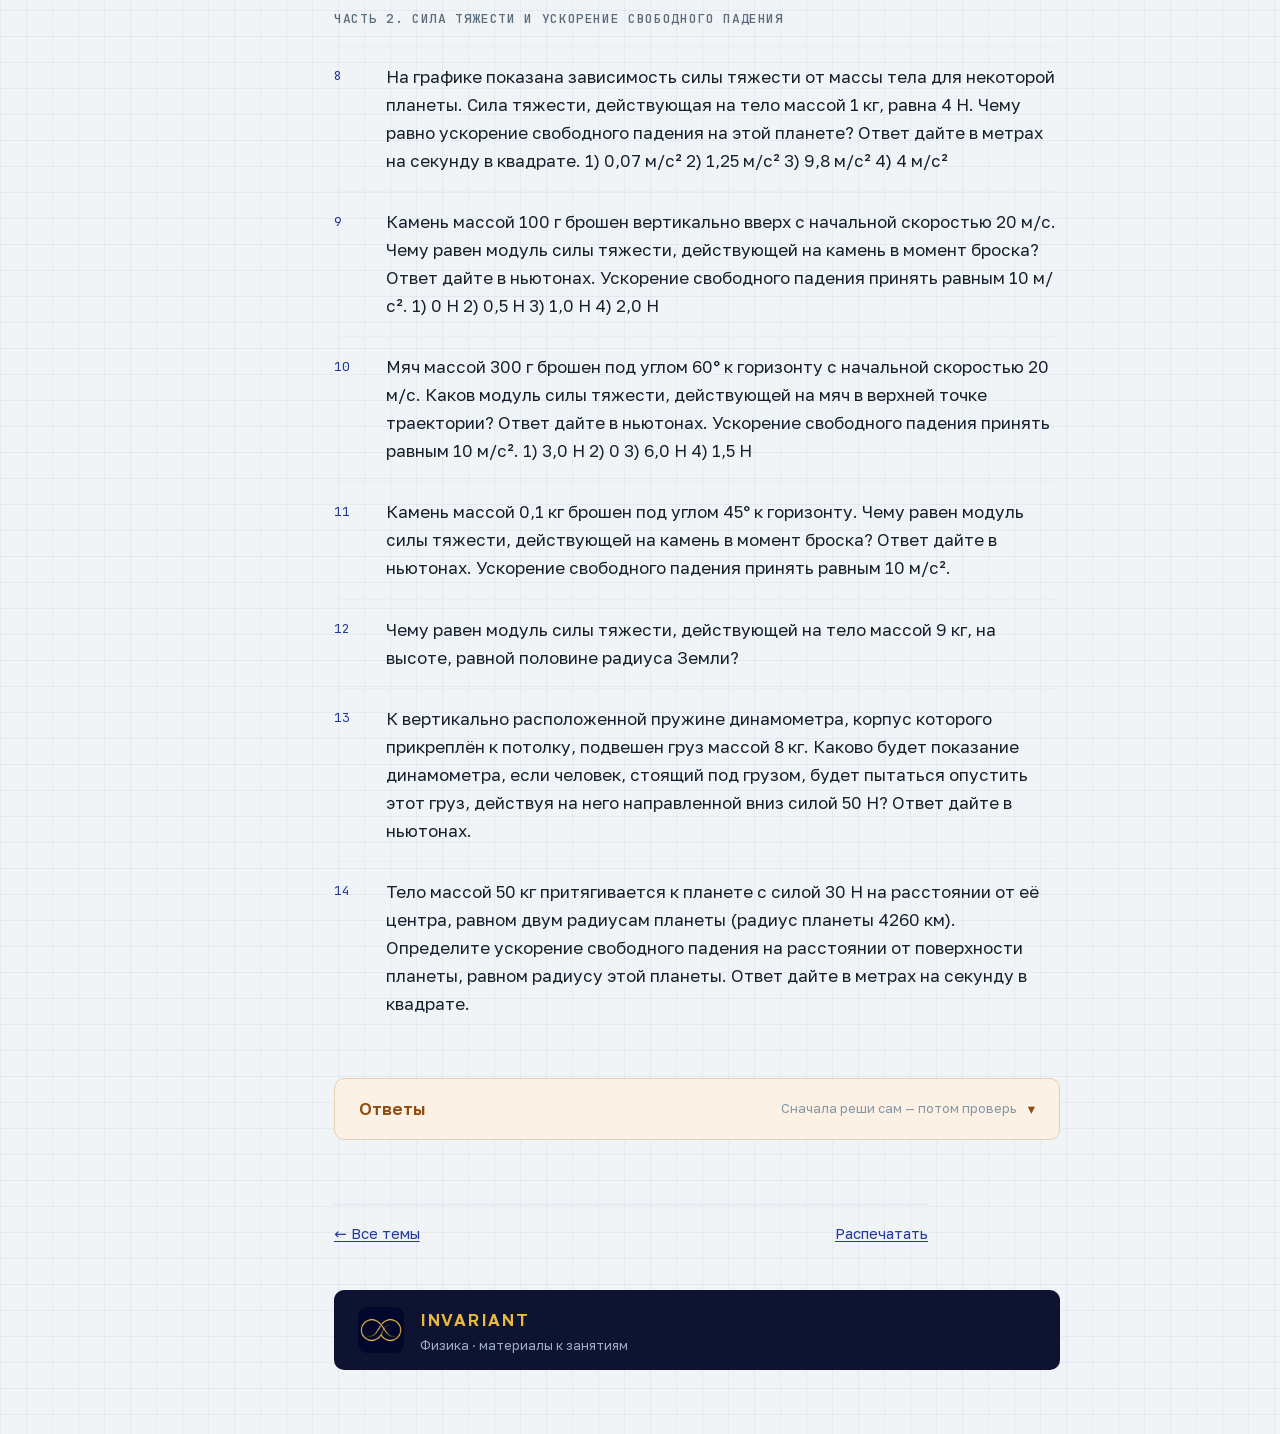
<file: docs/t/dinamika/zakon-vsemirnogo-tyagoteniya.html>
<!doctype html>
<html lang="ru" class="">
<head>
<meta charset="utf-8">
<meta name="viewport" content="width=device-width, initial-scale=1">
<title>Закон всемирного тяготения — INVARIANT</title>
<link rel="stylesheet" href="../../assets/fonts.css">
<link rel="stylesheet" href="../../assets/style.css">
<link rel="icon" href="../../assets/img/logo-mark.png">
<link rel="apple-touch-icon" href="../../assets/img/logo-mark.png">
<meta name="theme-color" content="#0d1330">
</head>
<body>
<header class="topbar">
<button class="icon-btn menu-btn" id="menu-btn" aria-label="Открыть список тем" aria-expanded="false">☰</button>
<a class="brand" href="../../index.html">
  <img class="brand-logo" src="../../assets/img/logo-mark.png" alt="" width="34" height="34">
  <span class="brand-text">INVARIANT<span class="brand-sub">Физика</span></span>
</a>
<div class="topbar-right">
<button class="icon-btn" id="theme-btn" aria-label="Сменить оформление">◐</button>
</div>
</header>
<div class="shell">
<nav class="sidebar" id="sidebar" aria-label="Разделы">
<div class="nav-inner">
<label class="search-box">
  <span class="search-icon" aria-hidden="true">⌕</span>
  <input type="search" id="nav-search" placeholder="Поиск по темам" autocomplete="off" aria-label="Поиск по темам">
</label>
<div id="nav-list"><div class="nav-group"><h3>Динамика</h3><ul><li><a href="../../t/dinamika/zakony-nyutona.html">Динамика. Законы Ньютона</a></li><li><a href="../../t/dinamika/zakon-vsemirnogo-tyagoteniya.html" class="active">Закон всемирного тяготения</a></li><li><a href="../../t/dinamika/zakon-guka.html">Закон Гука. Сила упругости</a></li></ul></div><div class="nav-group"><h3>Кинематика</h3><ul><li><a href="../../t/kinematika/osnovnye-ponyatiya.html">Основные понятия кинематики</a></li><li><a href="../../t/kinematika/srednyaya-skorost.html">Равномерное движение и средняя скорость</a></li><li><a href="../../t/kinematika/ravnouskorennoe-dvizhenie.html">Равноускоренное движение</a></li><li><a href="../../t/kinematika/svobodnoe-padenie-i-krivolineynoe-dvizhenie.html">Свободное падение и криволинейное движение</a></li><li><a href="../../t/kinematika/dvizhenie-po-okruzhnosti.html">Движение по окружности</a></li></ul></div></div>
<p class="nav-empty" id="nav-empty" hidden>Ничего не нашлось</p>
</div>
</nav>
<main class="content">
<article class="topic">
<p class="eyebrow">Динамика</p>
<h1>Закон всемирного тяготения</h1>
<p class="lede">Сила притяжения между телами, гравитационная постоянная G и откуда берётся g = GM/R².</p>
<section class="theory"><h3 id="zakon-vsemirnogo-tyagoteniya">Закон всемирного тяготения</h3><p><strong>Закон всемирного тяготения:</strong> все тела притягиваются друг к другу. Сила притяжения прямо пропорциональна произведению масс тел и обратно пропорциональна квадрату расстояния между ними.</p><div class="math-block">F = G <span class="m-frac"><span class="m-num">M m</span><span class="m-den">R<sup>2</sup></span></span> <span class="m-gap"></span> [F] = <span class="m-text">Н</span></div><ul><li><span class="math">M</span> и <span class="math">m</span> — массы тел, кг;</li><li><span class="math">R</span> — расстояние между <strong>центрами</strong> тел, м;</li><li><span class="math">G</span> — гравитационная постоянная.</li></ul><div class="math-block">G = 6,67 · 10<sup>-11</sup> <span class="m-frac"><span class="m-num"><span class="m-text">м</span><sup>3</sup></span><span class="m-den"><span class="m-text">кг</span> · <span class="m-text">с</span><sup>2</sup></span></span></div><p>Притягиваются <strong>любые</strong> два тела. Ты притягиваешься к Земле, и так же — к соседу по парте. Просто для маленьких масс сила ничтожна, и мы её не замечаем.</p><figure class="fig">
<svg viewBox="0 0 460 240" role="img" aria-label="Два тела с массами M и m притягиваются друг к другу с одинаковыми по модулю силами F вдоль прямой, соединяющей их центры. Расстояние между центрами R">
  <defs>
    <marker id="ar-tyag1" viewBox="0 0 10 10" refX="9" refY="5" markerWidth="7" markerHeight="7" orient="auto-start-reverse">
      <path d="M0 0 L10 5 L0 10 z" class="fig-fill-accent"/>
    </marker>
    <marker id="ar-tyag1d" viewBox="0 0 10 10" refX="5" refY="5" markerWidth="6" markerHeight="6" orient="auto-start-reverse">
      <path d="M0 0 L10 5 L0 10 z" class="fig-fill"/>
    </marker>
  </defs>

  <circle class="fig-line" cx="110" cy="130" r="56"/>
  <text class="fig-t fig-t-mid" x="110" y="135">M</text>
  <circle class="fig-fill" cx="340" cy="130" r="14"/>
  <text class="fig-t fig-t-mid" x="340" y="164">m</text>

  <line class="fig-accent" x1="166" y1="130" x2="232" y2="130" marker-end="url(#ar-tyag1)"/>
  <line class="fig-accent" x1="326" y1="130" x2="252" y2="130" marker-end="url(#ar-tyag1)"/>
  <text class="fig-t fig-t-mid fig-t-accent" x="199" y="120">F</text>
  <text class="fig-t fig-t-mid fig-t-accent" x="289" y="120">F</text>

  <line class="fig-line" x1="110" y1="130" x2="110" y2="200" stroke-dasharray="4 4"/>
  <line class="fig-line" x1="340" y1="130" x2="340" y2="200" stroke-dasharray="4 4"/>
  <line class="fig-line" x1="110" y1="200" x2="340" y2="200" marker-start="url(#ar-tyag1d)" marker-end="url(#ar-tyag1d)"/>
  <text class="fig-t fig-t-mid" x="225" y="218">R</text>
</svg>
<figcaption>Силы равны по модулю и направлены друг к другу вдоль прямой, соединяющей центры тел</figcaption>
</figure><h3 id="uskorenie-svobodnogo-padeniya-iz-zakona-tyagoteniya">Ускорение свободного падения из закона тяготения</h3><p>Ускорение свободного падения характеризует то, как быстро увеличивается скорость тела при свободном падении. Его можно получить из закона тяготения.</p><p>Тело у поверхности Земли притягивается к ней с силой <span class="math">mg</span> — это сила тяжести. Приравняем её к силе тяготения:</p><div class="math-block">mg = G <span class="m-frac"><span class="m-num">M m</span><span class="m-den">R<sup>2</sup></span></span> <span class="m-gap-s"></span> ⇒ <span class="m-gap-s"></span> g = G <span class="m-frac"><span class="m-num">M</span><span class="m-den">R<sup>2</sup></span></span> <span class="m-gap"></span> [g] = <span class="m-frac"><span class="m-num"><span class="m-text">м</span></span><span class="m-den"><span class="m-text">с</span><sup>2</sup></span></span></div><p>Масса падающего тела <span class="math">m</span> сокращается. Поэтому <span class="math">g</span> одинаково для всех тел — то самое свойство, о котором шла речь в теме про свободное падение.</p><p>Здесь <span class="math">R</span> — расстояние от <strong>центра</strong> Земли до тела. Для тела на поверхности это радиус Земли.</p><p>Подставим значения из конспекта: масса Земли <span class="math">M ≈ 6 · 10<sup>24</sup></span> кг, радиус <span class="math">R = 6371</span> км <span class="math">= 6,371 · 10<sup>6</sup></span> м:</p><div class="math-block">g = <span class="m-frac"><span class="m-num">6,67 · 10<sup>-11</sup> · 6 · 10<sup>24</sup></span><span class="m-den">(6,371 · 10<sup>6</sup>)<sup>2</sup></span></span> ≈ 9,9 <span class="m-text">м/с</span><sup>2</sup></div><p>Это значение получилось из-за округления массы. С точной массой <span class="math">5,97 · 10<sup>24</sup></span> кг выходит <span class="math">9,8 <span class="m-text">м/с</span><sup>2</sup></span> — то самое значение, с которым ты работал в теме про свободное падение.</p><aside class="note"><p>Типичная ошибка: подставлять в <span class="math">R</span> высоту над поверхностью. В законе тяготения и в <span class="math">g = <span class="m-frac"><span class="m-num">GM</span><span class="m-den">R<sup>2</sup></span></span></span> стоит расстояние от <strong>центра</strong> Земли. Если тело на высоте <span class="math">h</span>, то <span class="math">R = R<sub>З</sub> + h</span>.</p></aside><h3 id="kak-menyaetsya-sila-s-rasstoyaniem">Как меняется сила с расстоянием</h3><p>Сила обратно пропорциональна квадрату расстояния. График <span class="math">F(R)</span> — не прямая, а ветвь гиперболы: чем дальше тела, тем медленнее спадает сила.</p><figure class="fig">
<svg viewBox="0 0 460 250" role="img" aria-label="График силы притяжения от расстояния между центрами: кривая F = c/R², при R в два раза большем сила в четыре раза меньше">
  <defs>
    <marker id="ar-tyag2" viewBox="0 0 10 10" refX="9" refY="5" markerWidth="7" markerHeight="7" orient="auto-start-reverse">
      <path d="M0 0 L10 5 L0 10 z" class="fig-fill"/>
    </marker>
  </defs>

  <line class="fig-line" x1="40" y1="220" x2="440" y2="220" marker-end="url(#ar-tyag2)"/>
  <line class="fig-line" x1="40" y1="220" x2="40" y2="30" marker-end="url(#ar-tyag2)"/>
  <text class="fig-t" x="446" y="216">R</text>
  <text class="fig-t" x="26" y="26">F</text>

  <polyline class="fig-accent" points="130.0,60.0 152.5,117.6 175.0,148.9 197.5,167.8 220.0,180.0 242.5,188.4 265.0,194.4 287.5,198.8 310.0,202.2 332.5,204.9 355.0,206.9 377.5,208.6 400.0,210.0"/>

  <line class="fig-line" x1="130" y1="60" x2="130" y2="220" stroke-dasharray="3 3"/>
  <line class="fig-line" x1="40" y1="60" x2="130" y2="60" stroke-dasharray="3 3"/>
  <line class="fig-line" x1="220" y1="180" x2="220" y2="220" stroke-dasharray="3 3"/>
  <line class="fig-line" x1="40" y1="180" x2="220" y2="180" stroke-dasharray="3 3"/>
  <circle class="fig-fill-accent" cx="130" cy="60" r="4"/>
  <circle class="fig-fill-accent" cx="220" cy="180" r="4"/>

  <text class="fig-t fig-t-mid" x="130" y="236">R</text>
  <text class="fig-t fig-t-mid" x="220" y="236">2R</text>
  <text class="fig-t fig-t-accent" x="250" y="150">в 2 раза дальше —</text>
  <text class="fig-t fig-t-accent" x="250" y="168">сила в 4 раза меньше</text>
</svg>
<figcaption>Удвоили расстояние — сила уменьшилась в 2² = 4 раза. Утроили — в 9 раз</figcaption>
</figure><aside class="note"><p>Типичная ошибка: «расстояние удвоилось — сила уменьшилась вдвое». Нет: расстояние стоит в квадрате. Удвоили расстояние — сила уменьшилась в 4 раза.</p></aside><h3 id="proverka-na-zdravyy-smysl">Проверка на здравый смысл</h3><ul><li>Если тело оказалось на высоте, равной радиусу Земли, расстояние до центра вдвое больше, значит <span class="math">g</span> там в 4 раза меньше: около <span class="math">2,5 <span class="m-text">м/с</span><sup>2</sup></span>.</li><li>Сила притяжения между двумя людьми, стоящими рядом, при массах по 70 кг и расстоянии 1 м составляет около <span class="math">3 · 10<sup>-7</sup></span> Н. Это ничтожно мало, поэтому соседи по парте не слипаются.</li><li>Если получилась огромная сила тяготения между маленькими предметами, проверь, не перепутал ли ты порядок в <span class="math">10<sup>-11</sup></span> и не забыл ли возвести <span class="math">R</span> в квадрат.</li></ul><h3 id="gde-eto-vstrechaetsya-v-zhizni">Где это встречается в жизни</h3><ul><li><strong>Приливы и отливы.</strong> Луна притягивает воду океана со стороны, обращённой к ней, сильнее, чем центр Земли. Разница сил вытягивает воду в два выступа, и уровень моря поднимается и опускается дважды в сутки.</li><li><strong>Спутники и МКС.</strong> Спутник не падает на Землю и не улетает в космос: сила тяготения сообщает ему центростремительное ускорение <span class="math">a<sub>n</sub> = <span class="m-frac"><span class="m-num">v<sup>2</sup></span><span class="m-den">R</span></span></span> из темы про движение по окружности.</li><li><strong>Вес на Луне.</strong> Масса Луны примерно в 81 раз меньше массы Земли, а радиус — примерно в 3,7 раза меньше. Поэтому ускорение свободного падения на Луне примерно в 6 раз меньше, и тот же человек весил бы там примерно в 6 раз меньше.</li></ul></section>
<section class="tasks">
<h2 class="section-head"><span class="section-kicker">Домашнее задание</span>
<span class="task-count">14 задач</span></h2>
<h3 class="task-group">Часть 1. Сила притяжения и расстояние</h3><article class="task"><div class="task-num">1</div><div class="task-body">Две планеты с одинаковыми массами обращаются по круговым орбитам вокруг звезды. У первой из них радиус орбиты вдвое больше, чем у второй. Каково отношение сил притяжения первой и второй планет к звезде <span class="math"><span class="m-frac"><span class="m-num">F<sub>1</sub></span><span class="m-den">F<sub>2</sub></span></span></span>?</div></article><article class="task"><div class="task-num">2</div><div class="task-body">Марс и Земля притягиваются к Солнцу. Сила притяжения Земли к Солнцу в 22,5 раза больше, чем сила притяжения Марса к Солнцу. Во сколько раз расстояние между Марсом и Солнцем больше расстояния между Землёй и Солнцем, если масса Земли в 10 раз больше массы Марса?</div></article><article class="task"><div class="task-num">3</div><div class="task-body">Две звезды одинаковой массы притягиваются друг к другу с силами, равными по модулю <span class="math">F</span>. Во сколько раз уменьшился бы модуль сил притяжения между звёздами, если бы расстояние между их центрами увеличилось в 1,5 раза, а масса каждой звезды уменьшилась в 2 раза?</div></article><article class="task"><div class="task-num">4</div><div class="task-body">Две звезды одинаковой массы <span class="math">m</span> притягиваются друг к другу с силами, равными по модулю <span class="math">F</span>. Во сколько раз больше силы <span class="math">F</span> модуль сил притяжения между другими двумя звёздами, если расстояние между их центрами такое же, как и в первом случае, а массы звёзд равны <span class="math">2m</span> и <span class="math">3m</span>?</div></article><article class="task"><div class="task-num">5</div><div class="task-body">Два одинаковых маленьких шарика массой <span class="math">m</span> каждый, расстояние между центрами которых равно <span class="math">r</span>, притягиваются друг к другу с силами, равными по модулю 0,2 пН. Каков модуль сил гравитационного притяжения двух других шариков, если масса каждого из них равна <span class="math">2m</span>, а расстояние между их центрами равно <span class="math">2r</span>? Ответ приведите в пиконьютонах.</div></article><article class="task"><div class="task-num">6</div><div class="task-body">Два тела притягиваются друг к другу с силой 0,16 пН. Какой станет эта сила, если расстояние между этими телами уменьшить в 1,5 раза? Ответ дайте в пиконьютонах.</div></article><article class="task"><div class="task-num">7</div><div class="task-body">Модуль сил гравитационного притяжения между двумя однородными шарами, центры которых находятся на расстоянии 1 м друг от друга, равен 8 нН. Каков будет модуль сил притяжения между шарами, если расстояние между их центрами увеличить до 2 м? Ответ дайте в нН.</div></article><h3 class="task-group">Часть 2. Сила тяжести и ускорение свободного падения</h3><article class="task"><div class="task-num">8</div><div class="task-body">На графике показана зависимость силы тяжести от массы тела для некоторой планеты. Сила тяжести, действующая на тело массой 1 кг, равна 4 Н. Чему равно ускорение свободного падения на этой планете? Ответ дайте в метрах на секунду в квадрате. 1) 0,07 м/с² 2) 1,25 м/с² 3) 9,8 м/с² 4) 4 м/с²</div></article><article class="task"><div class="task-num">9</div><div class="task-body">Камень массой 100 г брошен вертикально вверх с начальной скоростью 20 м/с. Чему равен модуль силы тяжести, действующей на камень в момент броска? Ответ дайте в ньютонах. Ускорение свободного падения принять равным 10 м/с². 1) 0 Н 2) 0,5 Н 3) 1,0 Н 4) 2,0 Н</div></article><article class="task"><div class="task-num">10</div><div class="task-body">Мяч массой 300 г брошен под углом 60° к горизонту с начальной скоростью 20 м/с. Каков модуль силы тяжести, действующей на мяч в верхней точке траектории? Ответ дайте в ньютонах. Ускорение свободного падения принять равным 10 м/с². 1) 3,0 Н 2) 0 3) 6,0 Н 4) 1,5 Н</div></article><article class="task"><div class="task-num">11</div><div class="task-body">Камень массой 0,1 кг брошен под углом 45° к горизонту. Чему равен модуль силы тяжести, действующей на камень в момент броска? Ответ дайте в ньютонах. Ускорение свободного падения принять равным 10 м/с².</div></article><article class="task"><div class="task-num">12</div><div class="task-body">Чему равен модуль силы тяжести, действующей на тело массой 9 кг, на высоте, равной половине радиуса Земли?</div></article><article class="task"><div class="task-num">13</div><div class="task-body">К вертикально расположенной пружине динамометра, корпус которого прикреплён к потолку, подвешен груз массой 8 кг. Каково будет показание динамометра, если человек, стоящий под грузом, будет пытаться опустить этот груз, действуя на него направленной вниз силой 50 Н? Ответ дайте в ньютонах.</div></article><article class="task"><div class="task-num">14</div><div class="task-body">Тело массой 50 кг притягивается к планете с силой 30 Н на расстоянии от её центра, равном двум радиусам планеты (радиус планеты 4260 км). Определите ускорение свободного падения на расстоянии от поверхности планеты, равном радиусу этой планеты. Ответ дайте в метрах на секунду в квадрате.</div></article>
</section>
<section class="answers" id="otvety">
<button class="answers-toggle" id="answers-toggle" aria-expanded="false" aria-controls="answers-body">
  <span class="answers-label">Ответы</span>
  <span class="answers-hint">Сначала реши сам — потом проверь</span>
  <span class="chev" aria-hidden="true">▾</span>
</button>
<ol class="answers-list" id="answers-body" hidden><li><span class="ans-num">1</span><span class="ans-body"><span class="math"><span class="m-frac"><span class="m-num">F<sub>1</sub></span><span class="m-den">F<sub>2</sub></span></span> = 0,25</span>. Сила обратно пропорциональна квадрату радиуса: <span class="math"><span class="m-frac"><span class="m-num">F<sub>1</sub></span><span class="m-den">F<sub>2</sub></span></span> = <span class="m-frac"><span class="m-num">R<sub>2</sub><sup>2</sup></span><span class="m-den">R<sub>1</sub><sup>2</sup></span></span> = <span class="m-frac"><span class="m-num">1</span><span class="m-den">4</span></span></span>.</span></li><li><span class="ans-num">2</span><span class="ans-body">В 1,5 раза. <span class="math"><span class="m-frac"><span class="m-num">F<sub>З</sub></span><span class="m-den">F<sub>М</sub></span></span> = <span class="m-frac"><span class="m-num">M<sub>З</sub></span><span class="m-den">M<sub>М</sub></span></span> · <span class="m-frac"><span class="m-num">R<sub>М</sub><sup>2</sup></span><span class="m-den">R<sub>З</sub><sup>2</sup></span></span> = 10 · <span class="m-frac"><span class="m-num">R<sub>М</sub><sup>2</sup></span><span class="m-den">R<sub>З</sub><sup>2</sup></span></span> = 22,5</span>, отсюда <span class="math"><span class="m-frac"><span class="m-num">R<sub>М</sub></span><span class="m-den">R<sub>З</sub></span></span> = 1,5</span>.</span></li><li><span class="ans-num">3</span><span class="ans-body">В 9 раз. <span class="math">F<sub>2</sub> = G <span class="m-frac"><span class="m-num">0,5m · 0,5m</span><span class="m-den">(1,5R)<sup>2</sup></span></span> = <span class="m-frac"><span class="m-num">F</span><span class="m-den">9</span></span></span>.</span></li><li><span class="ans-num">4</span><span class="ans-body">В 6 раз. Сила пропорциональна произведению масс: <span class="math"><span class="m-frac"><span class="m-num">2m · 3m</span><span class="m-den">m · m</span></span> = 6</span>, расстояние то же.</span></li><li><span class="ans-num">5</span><span class="ans-body">0,2 пН. Масса каждого увеличилась в 2 раза, и сила выросла в 4 раза, но расстояние увеличилось в 2 раза, и сила уменьшилась в 4 раза — итого не изменилась.</span></li><li><span class="ans-num">6</span><span class="ans-body">0,36 пН. Сила растёт в <span class="math">1,5<sup>2</sup> = 2,25</span> раза: <span class="math">0,16 · 2,25 = 0,36</span> пН.</span></li><li><span class="ans-num">7</span><span class="ans-body">2 нН. Расстояние выросло в 2 раза, сила уменьшилась в <span class="math">2<sup>2</sup> = 4</span> раза: <span class="math">8 / 4 = 2</span> нН.</span></li><li><span class="ans-num">8</span><span class="ans-body">4 м/с², вариант 4. <span class="math">g = <span class="m-frac"><span class="m-num">F</span><span class="m-den">m</span></span> = <span class="m-frac"><span class="m-num">4 <span class="m-text">Н</span></span><span class="m-den">1 <span class="m-text">кг</span></span></span> = 4 <span class="m-text">м/с</span><sup>2</sup></span>.</span></li><li><span class="ans-num">9</span><span class="ans-body">1,0 Н, вариант 3. Сила тяжести не зависит от скорости: <span class="math">F = mg = 0,1 · 10 = 1</span> Н.</span></li><li><span class="ans-num">10</span><span class="ans-body">3,0 Н, вариант 1. Сила тяжести не зависит от скорости и положения в полёте: <span class="math">F = mg = 0,3 · 10 = 3</span> Н.</span></li><li><span class="ans-num">11</span><span class="ans-body">1 Н. <span class="math">F = mg = 0,1 · 10 = 1</span> Н.</span></li><li><span class="ans-num">12</span><span class="ans-body">40 Н. На этой высоте расстояние до центра Земли <span class="math">R + <span class="m-frac"><span class="m-num">R</span><span class="m-den">2</span></span> = <span class="m-frac"><span class="m-num">3R</span><span class="m-den">2</span></span></span>, сила уменьшилась в <span class="math">(<span class="m-frac"><span class="m-num">2</span><span class="m-den">3</span></span>)<sup>2</sup> = <span class="m-frac"><span class="m-num">4</span><span class="m-den">9</span></span></span> раза. На поверхности <span class="math">mg = 90</span> Н, значит <span class="math">F = <span class="m-frac"><span class="m-num">4</span><span class="m-den">9</span></span> · 90 = 40</span> Н.</span></li><li><span class="ans-num">13</span><span class="ans-body">130 Н. На груз действуют сила тяжести 80 Н вниз и сила человека 50 Н вниз. Динамометр показывает их сумму: <span class="math">80 + 50 = 130</span> Н.</span></li><li><span class="ans-num">14</span><span class="ans-body"><span class="math">0,6 	extм/с<sup>2</sup></span>. Ускорение свободного падения на этом расстоянии $g =</span></li></ol>
</section>
</article>
<footer class="page-foot">
<a href="../../index.html">← Все темы</a>
<button class="link-btn" id="print-btn">Распечатать</button>
</footer>
<aside class="signature">
<img class="sig-logo" src="../../assets/img/logo-mark.png" alt="" width="46" height="46">
<div class="sig-text">
  <span class="sig-name">INVARIANT</span>
  <span class="sig-sub">Физика · материалы к занятиям</span>
</div>
</aside>
</main>
</div>
<div class="scrim" id="scrim" hidden></div>
<script src="../../assets/app.js"></script>
</body>
</html>
</file>
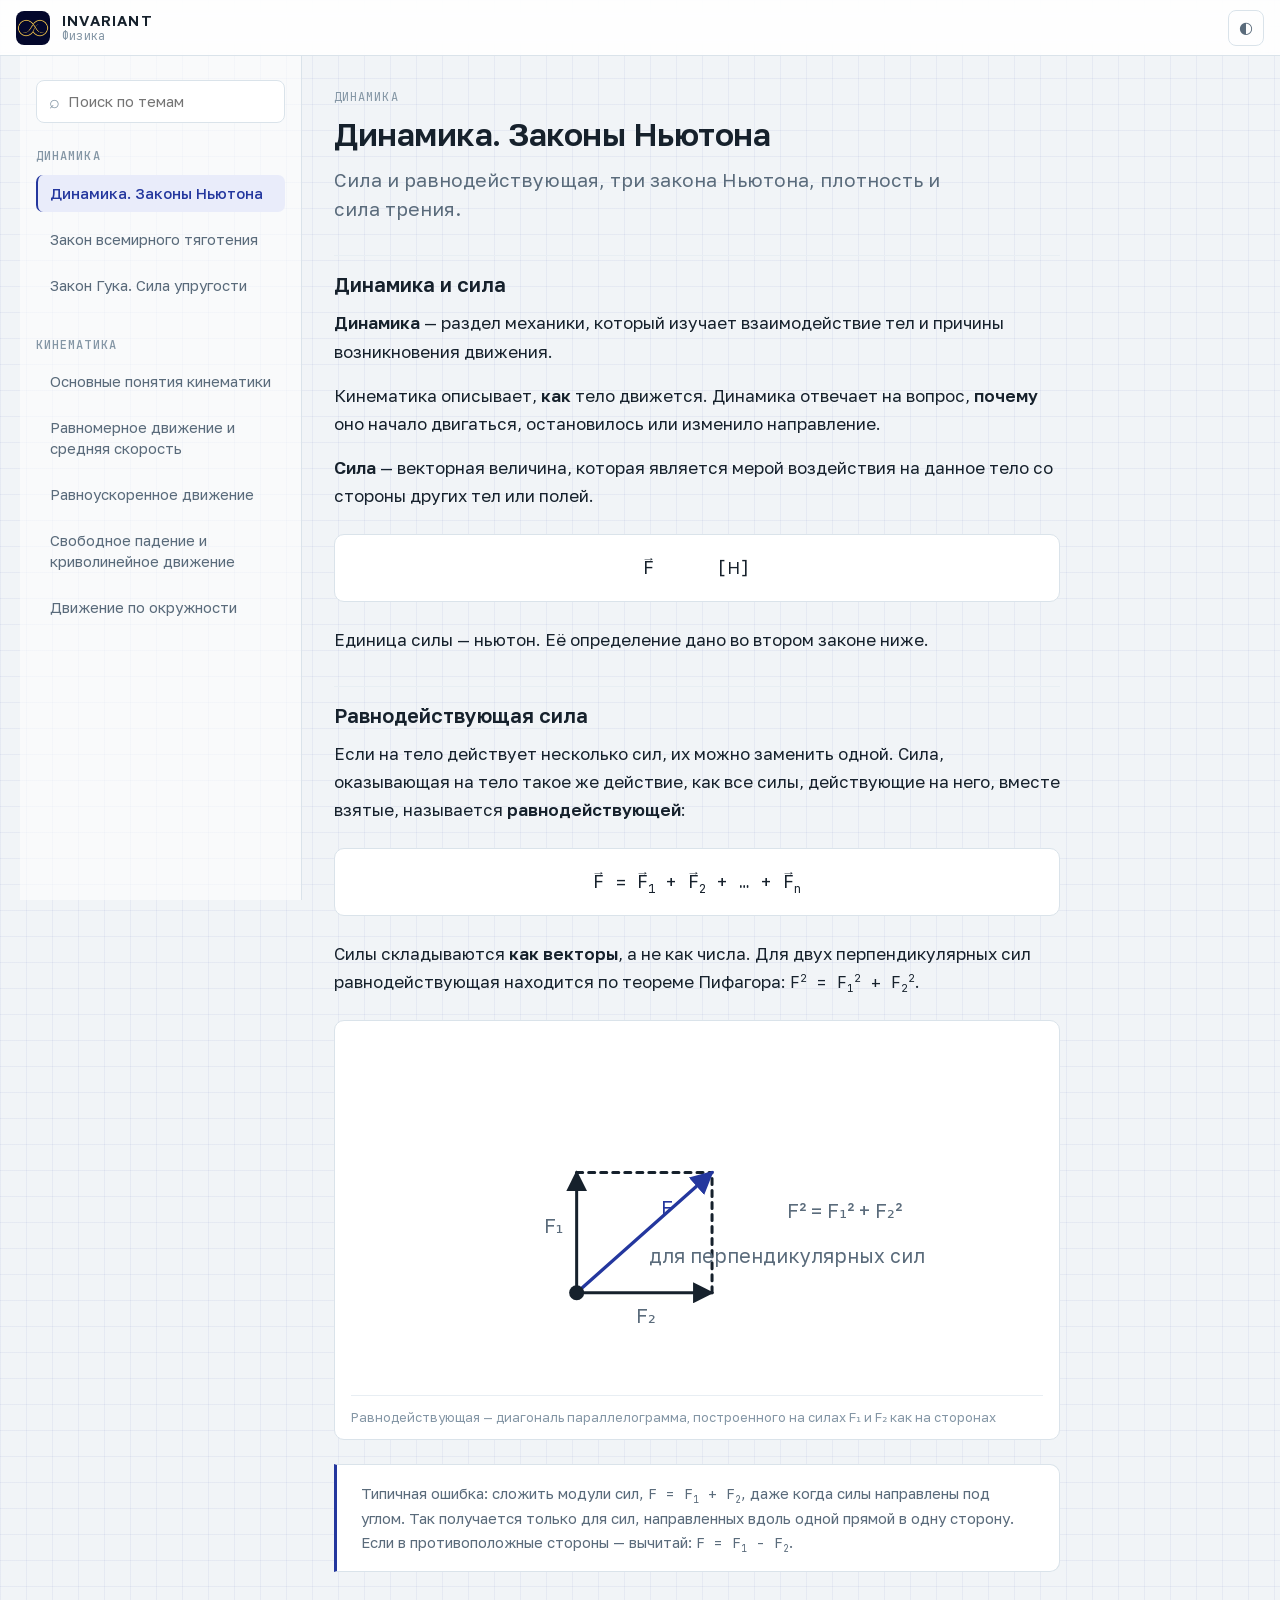
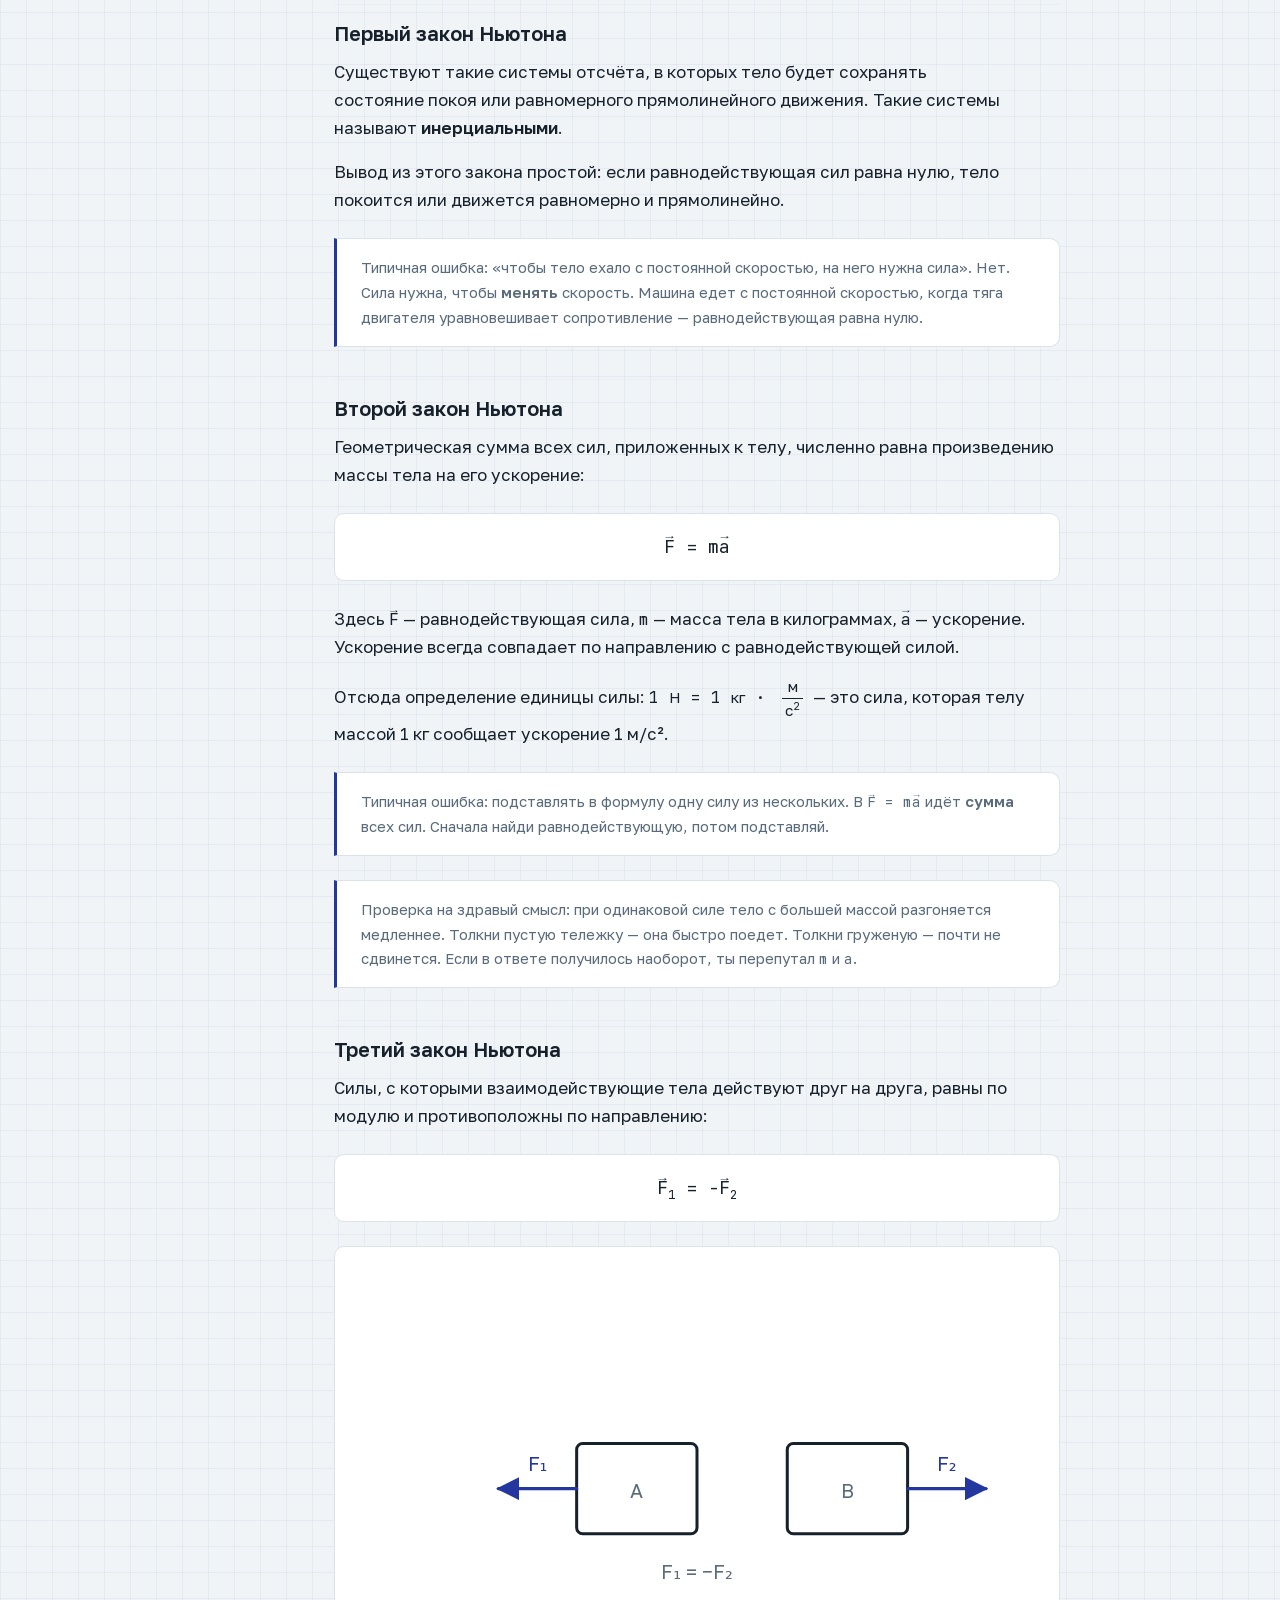
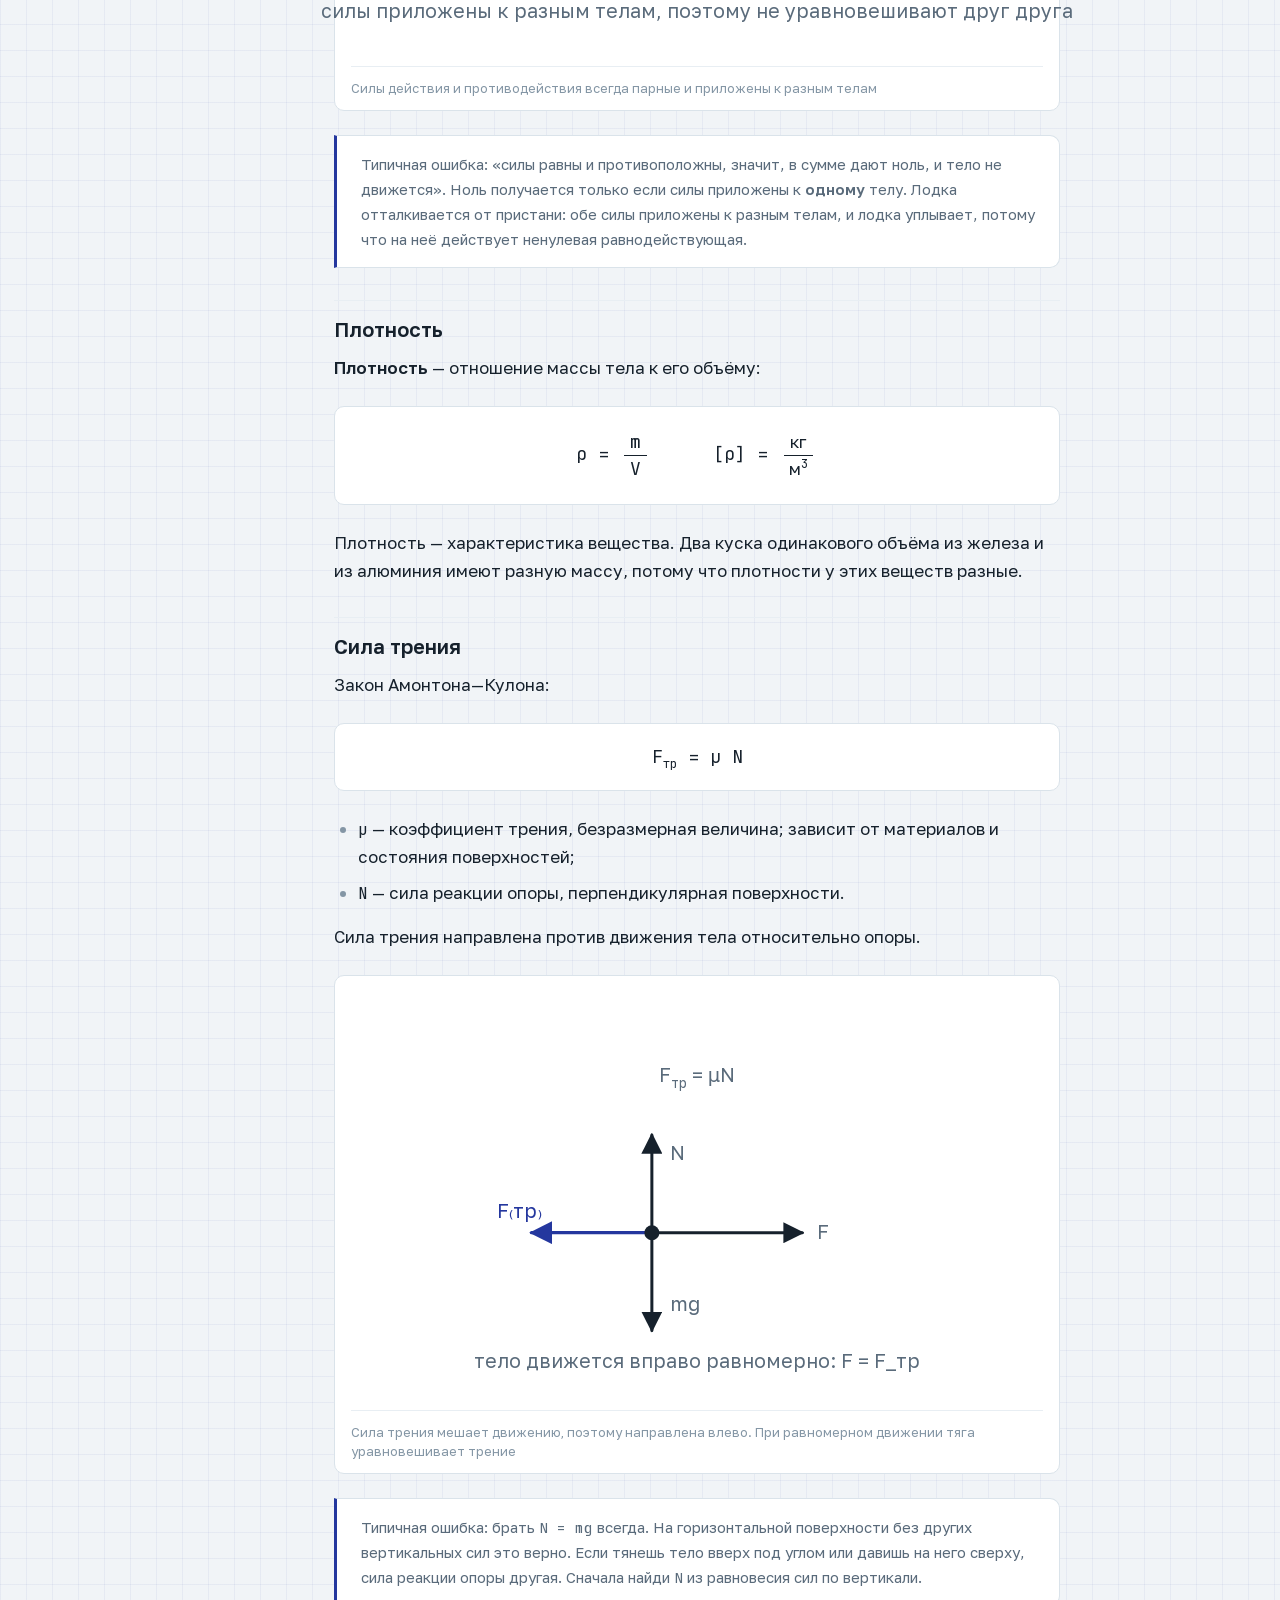
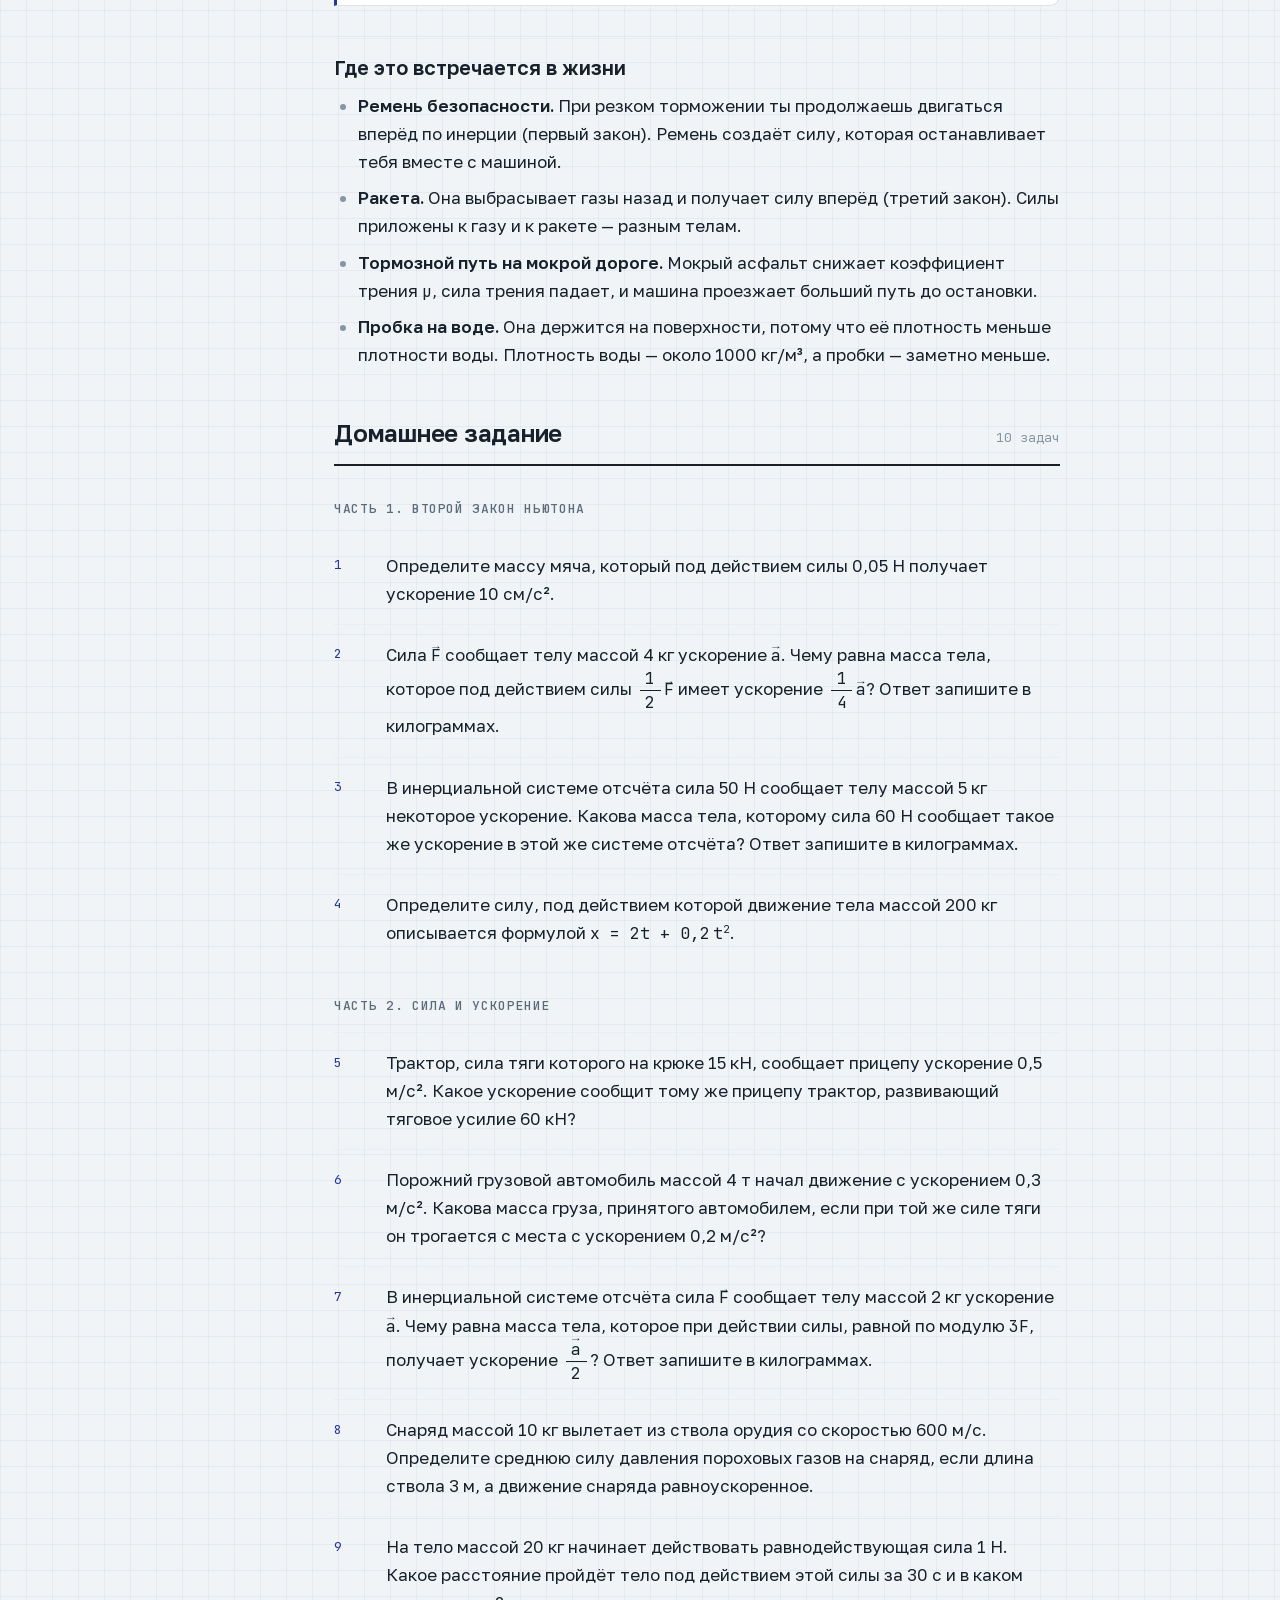
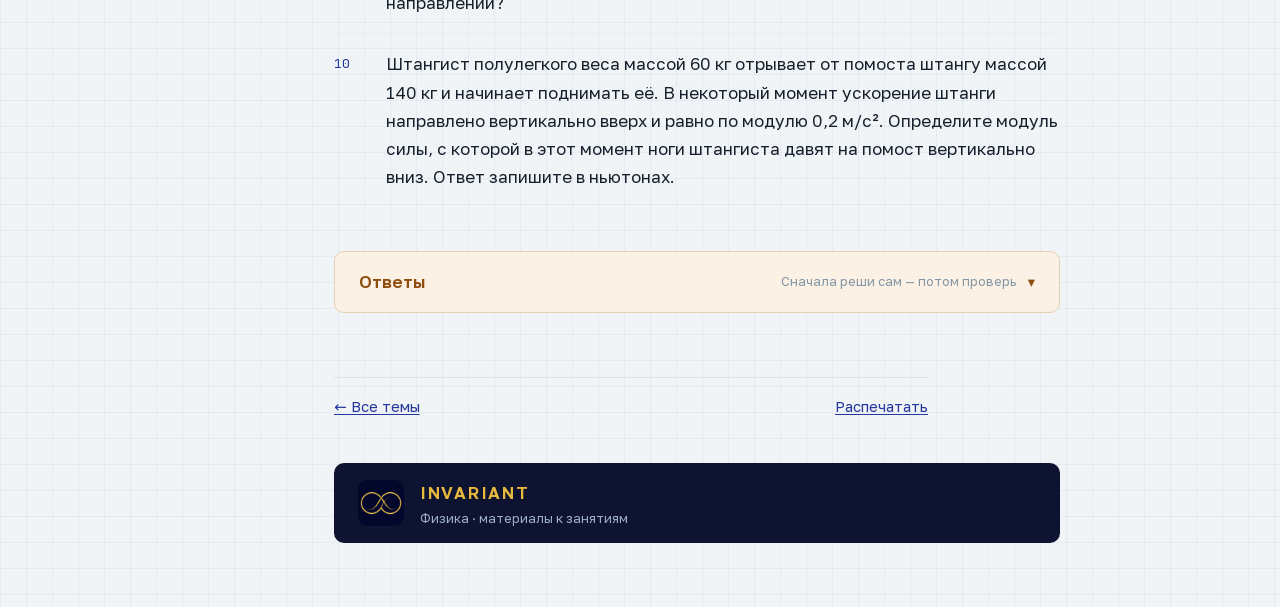
<file: docs/t/dinamika/zakony-nyutona.html>
<!doctype html>
<html lang="ru" class="">
<head>
<meta charset="utf-8">
<meta name="viewport" content="width=device-width, initial-scale=1">
<title>Динамика. Законы Ньютона — INVARIANT</title>
<link rel="stylesheet" href="../../assets/fonts.css">
<link rel="stylesheet" href="../../assets/style.css">
<link rel="icon" href="../../assets/img/logo-mark.png">
<link rel="apple-touch-icon" href="../../assets/img/logo-mark.png">
<meta name="theme-color" content="#0d1330">
</head>
<body>
<header class="topbar">
<button class="icon-btn menu-btn" id="menu-btn" aria-label="Открыть список тем" aria-expanded="false">☰</button>
<a class="brand" href="../../index.html">
  <img class="brand-logo" src="../../assets/img/logo-mark.png" alt="" width="34" height="34">
  <span class="brand-text">INVARIANT<span class="brand-sub">Физика</span></span>
</a>
<div class="topbar-right">
<button class="icon-btn" id="theme-btn" aria-label="Сменить оформление">◐</button>
</div>
</header>
<div class="shell">
<nav class="sidebar" id="sidebar" aria-label="Разделы">
<div class="nav-inner">
<label class="search-box">
  <span class="search-icon" aria-hidden="true">⌕</span>
  <input type="search" id="nav-search" placeholder="Поиск по темам" autocomplete="off" aria-label="Поиск по темам">
</label>
<div id="nav-list"><div class="nav-group"><h3>Динамика</h3><ul><li><a href="../../t/dinamika/zakony-nyutona.html" class="active">Динамика. Законы Ньютона</a></li><li><a href="../../t/dinamika/zakon-vsemirnogo-tyagoteniya.html">Закон всемирного тяготения</a></li><li><a href="../../t/dinamika/zakon-guka.html">Закон Гука. Сила упругости</a></li></ul></div><div class="nav-group"><h3>Кинематика</h3><ul><li><a href="../../t/kinematika/osnovnye-ponyatiya.html">Основные понятия кинематики</a></li><li><a href="../../t/kinematika/srednyaya-skorost.html">Равномерное движение и средняя скорость</a></li><li><a href="../../t/kinematika/ravnouskorennoe-dvizhenie.html">Равноускоренное движение</a></li><li><a href="../../t/kinematika/svobodnoe-padenie-i-krivolineynoe-dvizhenie.html">Свободное падение и криволинейное движение</a></li><li><a href="../../t/kinematika/dvizhenie-po-okruzhnosti.html">Движение по окружности</a></li></ul></div></div>
<p class="nav-empty" id="nav-empty" hidden>Ничего не нашлось</p>
</div>
</nav>
<main class="content">
<article class="topic">
<p class="eyebrow">Динамика</p>
<h1>Динамика. Законы Ньютона</h1>
<p class="lede">Сила и равнодействующая, три закона Ньютона, плотность и сила трения.</p>
<section class="theory"><h3 id="dinamika-i-sila">Динамика и сила</h3><p><strong>Динамика</strong> — раздел механики, который изучает взаимодействие тел и причины возникновения движения.</p><p>Кинематика описывает, <strong>как</strong> тело движется. Динамика отвечает на вопрос, <strong>почему</strong> оно начало двигаться, остановилось или изменило направление.</p><p><strong>Сила</strong> — векторная величина, которая является мерой воздействия на данное тело со стороны других тел или полей.</p><div class="math-block"><span class="m-vec">F</span> <span class="m-gap"></span> [<span class="m-text">Н</span>]</div><p>Единица силы — ньютон. Её определение дано во втором законе ниже.</p><h3 id="ravnodeystvuyuschaya-sila">Равнодействующая сила</h3><p>Если на тело действует несколько сил, их можно заменить одной. Сила, оказывающая на тело такое же действие, как все силы, действующие на него, вместе взятые, называется <strong>равнодействующей</strong>:</p><div class="math-block"><span class="m-vec">F</span> = <span class="m-vec">F</span><sub>1</sub> + <span class="m-vec">F</span><sub>2</sub> + … + <span class="m-vec">F</span><sub>n</sub></div><p>Силы складываются <strong>как векторы</strong>, а не как числа. Для двух перпендикулярных сил равнодействующая находится по теореме Пифагора: <span class="math">F<sup>2</sup> = F<sub>1</sub><sup>2</sup> + F<sub>2</sub><sup>2</sup></span>.</p><figure class="fig">
<svg viewBox="0 0 460 230" role="img" aria-label="Две перпендикулярные силы F1 и F2, приложенные к телу. Равнодействующая F — диагональ параллелограмма">
  <defs>
    <marker id="ar-din1" viewBox="0 0 10 10" refX="9" refY="5" markerWidth="7" markerHeight="7" orient="auto-start-reverse">
      <path d="M0 0 L10 5 L0 10 z" class="fig-fill"/>
    </marker>
    <marker id="ar-din1a" viewBox="0 0 10 10" refX="9" refY="5" markerWidth="7" markerHeight="7" orient="auto-start-reverse">
      <path d="M0 0 L10 5 L0 10 z" class="fig-fill-accent"/>
    </marker>
  </defs>

  <line class="fig-line" x1="150" y1="90" x2="240" y2="90" stroke-dasharray="4 4"/>
  <line class="fig-line" x1="240" y1="170" x2="240" y2="90" stroke-dasharray="4 4"/>

  <line class="fig-line" x1="150" y1="170" x2="150" y2="90" marker-end="url(#ar-din1)"/>
  <text class="fig-t" x="128" y="130">F₁</text>
  <line class="fig-line" x1="150" y1="170" x2="240" y2="170" marker-end="url(#ar-din1)"/>
  <text class="fig-t fig-t-mid" x="196" y="190">F₂</text>
  <line class="fig-accent" x1="150" y1="170" x2="240" y2="90" marker-end="url(#ar-din1a)"/>
  <text class="fig-t fig-t-accent" x="206" y="118">F</text>

  <circle class="fig-fill" cx="150" cy="170" r="5"/>

  <text class="fig-t" x="290" y="120">F² = F₁² + F₂²</text>
  <text class="fig-t fig-t-mid" x="290" y="150">для перпендикулярных сил</text>
</svg>
<figcaption>Равнодействующая — диагональ параллелограмма, построенного на силах F₁ и F₂ как на сторонах</figcaption>
</figure><aside class="note"><p>Типичная ошибка: сложить модули сил, <span class="math">F = F<sub>1</sub> + F<sub>2</sub></span>, даже когда силы направлены под углом. Так получается только для сил, направленных вдоль одной прямой в одну сторону. Если в противоположные стороны — вычитай: <span class="math">F = F<sub>1</sub> - F<sub>2</sub></span>.</p></aside><h3 id="pervyy-zakon-nyutona">Первый закон Ньютона</h3><p>Существуют такие системы отсчёта, в которых тело будет сохранять состояние покоя или равномерного прямолинейного движения. Такие системы называют <strong>инерциальными</strong>.</p><p>Вывод из этого закона простой: если равнодействующая сил равна нулю, тело покоится или движется равномерно и прямолинейно.</p><aside class="note"><p>Типичная ошибка: «чтобы тело ехало с постоянной скоростью, на него нужна сила». Нет. Сила нужна, чтобы <strong>менять</strong> скорость. Машина едет с постоянной скоростью, когда тяга двигателя уравновешивает сопротивление — равнодействующая равна нулю.</p></aside><h3 id="vtoroy-zakon-nyutona">Второй закон Ньютона</h3><p>Геометрическая сумма всех сил, приложенных к телу, численно равна произведению массы тела на его ускорение:</p><div class="math-block"><span class="m-vec">F</span> = m<span class="m-vec">a</span></div><p>Здесь <span class="math"><span class="m-vec">F</span></span> — равнодействующая сила, <span class="math">m</span> — масса тела в килограммах, <span class="math"><span class="m-vec">a</span></span> — ускорение. Ускорение всегда совпадает по направлению с равнодействующей силой.</p><p>Отсюда определение единицы силы: <span class="math">1 <span class="m-text">Н</span> = 1 <span class="m-text">кг</span> · <span class="m-frac"><span class="m-num"><span class="m-text">м</span></span><span class="m-den"><span class="m-text">с</span><sup>2</sup></span></span></span> — это сила, которая телу массой 1 кг сообщает ускорение 1 м/с².</p><aside class="note"><p>Типичная ошибка: подставлять в формулу одну силу из нескольких. В <span class="math"><span class="m-vec">F</span> = m<span class="m-vec">a</span></span> идёт <strong>сумма</strong> всех сил. Сначала найди равнодействующую, потом подставляй.</p></aside><aside class="note"><p>Проверка на здравый смысл: при одинаковой силе тело с большей массой разгоняется медленнее. Толкни пустую тележку — она быстро поедет. Толкни груженую — почти не сдвинется. Если в ответе получилось наоборот, ты перепутал <span class="math">m</span> и <span class="math">a</span>.</p></aside><h3 id="tretiy-zakon-nyutona">Третий закон Ньютона</h3><p>Силы, с которыми взаимодействующие тела действуют друг на друга, равны по модулю и противоположны по направлению:</p><div class="math-block"><span class="m-vec">F</span><sub>1</sub> = -<span class="m-vec">F</span><sub>2</sub></div><figure class="fig">
<svg viewBox="0 0 460 260" role="img" aria-label="Два тела A и B отталкиваются друг от друга: сила F1 действует на A влево, сила F2 действует на B вправо, F1 = -F2">
  <defs>
    <marker id="ar-din2" viewBox="0 0 10 10" refX="9" refY="5" markerWidth="7" markerHeight="7" orient="auto-start-reverse">
      <path d="M0 0 L10 5 L0 10 z" class="fig-fill-accent"/>
    </marker>
  </defs>

  <rect class="fig-line" x="150" y="120" width="80" height="60" rx="4"/>
  <text class="fig-t fig-t-mid" x="190" y="156">A</text>
  <rect class="fig-line" x="290" y="120" width="80" height="60" rx="4"/>
  <text class="fig-t fig-t-mid" x="330" y="156">B</text>

  <line class="fig-accent" x1="150" y1="150" x2="98" y2="150" marker-end="url(#ar-din2)"/>
  <text class="fig-t fig-t-mid fig-t-accent" x="124" y="138">F₁</text>
  <line class="fig-accent" x1="370" y1="150" x2="422" y2="150" marker-end="url(#ar-din2)"/>
  <text class="fig-t fig-t-mid fig-t-accent" x="396" y="138">F₂</text>

  <text class="fig-t fig-t-mid" x="230" y="210">F₁ = −F₂</text>
  <text class="fig-t fig-t-mid" x="230" y="236">силы приложены к разным телам, поэтому не уравновешивают друг друга</text>
</svg>
<figcaption>Силы действия и противодействия всегда парные и приложены к разным телам</figcaption>
</figure><aside class="note"><p>Типичная ошибка: «силы равны и противоположны, значит, в сумме дают ноль, и тело не движется». Ноль получается только если силы приложены к <strong>одному</strong> телу. Лодка отталкивается от пристани: обе силы приложены к разным телам, и лодка уплывает, потому что на неё действует ненулевая равнодействующая.</p></aside><h3 id="plotnost">Плотность</h3><p><strong>Плотность</strong> — отношение массы тела к его объёму:</p><div class="math-block">ρ = <span class="m-frac"><span class="m-num">m</span><span class="m-den">V</span></span> <span class="m-gap"></span> [ρ] = <span class="m-frac"><span class="m-num"><span class="m-text">кг</span></span><span class="m-den"><span class="m-text">м</span><sup>3</sup></span></span></div><p>Плотность — характеристика вещества. Два куска одинакового объёма из железа и из алюминия имеют разную массу, потому что плотности у этих веществ разные.</p><h3 id="sila-treniya">Сила трения</h3><p>Закон Амонтона—Кулона:</p><div class="math-block">F<sub>тр</sub> = μ N</div><ul><li><span class="math">μ</span> — коэффициент трения, безразмерная величина; зависит от материалов и состояния поверхностей;</li><li><span class="math">N</span> — сила реакции опоры, перпендикулярная поверхности.</li></ul><p>Сила трения направлена против движения тела относительно опоры.</p><figure class="fig">
<svg viewBox="0 0 460 270" role="img" aria-label="Силы, действующие на тело, движущееся по горизонтальной поверхности вправо: сила тяжести mg и реакция опоры N, сила тяги F вправо, сила трения F_тр влево">
  <defs>
    <marker id="ar-din3" viewBox="0 0 10 10" refX="9" refY="5" markerWidth="7" markerHeight="7" orient="auto-start-reverse">
      <path d="M0 0 L10 5 L0 10 z" class="fig-fill"/>
    </marker>
    <marker id="ar-din3a" viewBox="0 0 10 10" refX="9" refY="5" markerWidth="7" markerHeight="7" orient="auto-start-reverse">
      <path d="M0 0 L10 5 L0 10 z" class="fig-fill-accent"/>
    </marker>
  </defs>

  <line class="fig-line" x1="200" y1="160" x2="200" y2="95" marker-end="url(#ar-din3)"/>
  <text class="fig-t" x="212" y="112">N</text>
  <line class="fig-line" x1="200" y1="160" x2="200" y2="225" marker-end="url(#ar-din3)"/>
  <text class="fig-t" x="212" y="212">mg</text>
  <line class="fig-line" x1="200" y1="160" x2="300" y2="160" marker-end="url(#ar-din3)"/>
  <text class="fig-t" x="310" y="164">F</text>
  <line class="fig-accent" x1="200" y1="160" x2="120" y2="160" marker-end="url(#ar-din3a)"/>
  <text class="fig-t fig-t-accent" x="112" y="150" text-anchor="middle">F₍тр₎</text>

  <circle class="fig-fill" cx="200" cy="160" r="5"/>

  <text class="fig-t fig-t-mid" x="230" y="60">F<tspan dy="4" font-size="0.7em">тр</tspan><tspan dy="-4"> = μN</tspan></text>
  <text class="fig-t fig-t-mid" x="230" y="250">тело движется вправо равномерно: F = F_тр</text>
</svg>
<figcaption>Сила трения мешает движению, поэтому направлена влево. При равномерном движении тяга уравновешивает трение</figcaption>
</figure><aside class="note"><p>Типичная ошибка: брать <span class="math">N = mg</span> всегда. На горизонтальной поверхности без других вертикальных сил это верно. Если тянешь тело вверх под углом или давишь на него сверху, сила реакции опоры другая. Сначала найди <span class="math">N</span> из равновесия сил по вертикали.</p></aside><h3 id="gde-eto-vstrechaetsya-v-zhizni">Где это встречается в жизни</h3><ul><li><strong>Ремень безопасности.</strong> При резком торможении ты продолжаешь двигаться вперёд по инерции (первый закон). Ремень создаёт силу, которая останавливает тебя вместе с машиной.</li><li><strong>Ракета.</strong> Она выбрасывает газы назад и получает силу вперёд (третий закон). Силы приложены к газу и к ракете — разным телам.</li><li><strong>Тормозной путь на мокрой дороге.</strong> Мокрый асфальт снижает коэффициент трения <span class="math">μ</span>, сила трения падает, и машина проезжает больший путь до остановки.</li><li><strong>Пробка на воде.</strong> Она держится на поверхности, потому что её плотность меньше плотности воды. Плотность воды — около 1000 кг/м³, а пробки — заметно меньше.</li></ul></section>
<section class="tasks">
<h2 class="section-head"><span class="section-kicker">Домашнее задание</span>
<span class="task-count">10 задач</span></h2>
<h3 class="task-group">Часть 1. Второй закон Ньютона</h3><article class="task"><div class="task-num">1</div><div class="task-body">Определите массу мяча, который под действием силы 0,05 Н получает ускорение 10 см/с².</div></article><article class="task"><div class="task-num">2</div><div class="task-body">Сила <span class="math"><span class="m-vec">F</span></span> сообщает телу массой 4 кг ускорение <span class="math"><span class="m-vec">a</span></span>. Чему равна масса тела, которое под действием силы <span class="math"><span class="m-frac"><span class="m-num">1</span><span class="m-den">2</span></span><span class="m-vec">F</span></span> имеет ускорение <span class="math"><span class="m-frac"><span class="m-num">1</span><span class="m-den">4</span></span><span class="m-vec">a</span></span>? Ответ запишите в килограммах.</div></article><article class="task"><div class="task-num">3</div><div class="task-body">В инерциальной системе отсчёта сила 50 Н сообщает телу массой 5 кг некоторое ускорение. Какова масса тела, которому сила 60 Н сообщает такое же ускорение в этой же системе отсчёта? Ответ запишите в килограммах.</div></article><article class="task"><div class="task-num">4</div><div class="task-body">Определите силу, под действием которой движение тела массой 200 кг описывается формулой <span class="math">x = 2t + 0,2<span class="m-thin"></span>t<sup>2</sup></span>.</div></article><h3 class="task-group">Часть 2. Сила и ускорение</h3><article class="task"><div class="task-num">5</div><div class="task-body">Трактор, сила тяги которого на крюке 15 кН, сообщает прицепу ускорение 0,5 м/с². Какое ускорение сообщит тому же прицепу трактор, развивающий тяговое усилие 60 кН?</div></article><article class="task"><div class="task-num">6</div><div class="task-body">Порожний грузовой автомобиль массой 4 т начал движение с ускорением 0,3 м/с². Какова масса груза, принятого автомобилем, если при той же силе тяги он трогается с места с ускорением 0,2 м/с²?</div></article><article class="task"><div class="task-num">7</div><div class="task-body">В инерциальной системе отсчёта сила <span class="math"><span class="m-vec">F</span></span> сообщает телу массой 2 кг ускорение <span class="math"><span class="m-vec">a</span></span>. Чему равна масса тела, которое при действии силы, равной по модулю <span class="math">3F</span>, получает ускорение <span class="math"><span class="m-frac"><span class="m-num"><span class="m-vec">a</span></span><span class="m-den">2</span></span></span>? Ответ запишите в килограммах.</div></article><article class="task"><div class="task-num">8</div><div class="task-body">Снаряд массой 10 кг вылетает из ствола орудия со скоростью 600 м/с. Определите среднюю силу давления пороховых газов на снаряд, если длина ствола 3 м, а движение снаряда равноускоренное.</div></article><article class="task"><div class="task-num">9</div><div class="task-body">На тело массой 20 кг начинает действовать равнодействующая сила 1 Н. Какое расстояние пройдёт тело под действием этой силы за 30 с и в каком направлении?</div></article><article class="task"><div class="task-num">10</div><div class="task-body">Штангист полулегкого веса массой 60 кг отрывает от помоста штангу массой 140 кг и начинает поднимать её. В некоторый момент ускорение штанги направлено вертикально вверх и равно по модулю 0,2 м/с². Определите модуль силы, с которой в этот момент ноги штангиста давят на помост вертикально вниз. Ответ запишите в ньютонах.</div></article>
</section>
<section class="answers" id="otvety">
<button class="answers-toggle" id="answers-toggle" aria-expanded="false" aria-controls="answers-body">
  <span class="answers-label">Ответы</span>
  <span class="answers-hint">Сначала реши сам — потом проверь</span>
  <span class="chev" aria-hidden="true">▾</span>
</button>
<ol class="answers-list" id="answers-body" hidden><li><span class="ans-num">1</span><span class="ans-body"><span class="math">m = 0,5</span> кг. Переводим ускорение: <span class="math">10 <span class="m-text">см/с</span><sup>2</sup> = 0,1 <span class="m-text">м/с</span><sup>2</sup></span>, затем <span class="math">m = <span class="m-frac"><span class="m-num">F</span><span class="m-den">a</span></span> = <span class="m-frac"><span class="m-num">0,05</span><span class="m-den">0,1</span></span> = 0,5</span> кг.</span></li><li><span class="ans-num">2</span><span class="ans-body"><span class="math">m = 8</span> кг. Из <span class="math">m = <span class="m-frac"><span class="m-num">F</span><span class="m-den">a</span></span></span> для первого тела <span class="math">F/a = 4</span>. Для второго: <span class="math"><span class="m-frac"><span class="m-num">F/2</span><span class="m-den">a/4</span></span> = <span class="m-frac"><span class="m-num">2F</span><span class="m-den">a</span></span> = 2 · 4 = 8</span> кг.</span></li><li><span class="ans-num">3</span><span class="ans-body"><span class="math">m = 6</span> кг. При одинаковом ускорении массы пропорциональны силам: <span class="math">m<sub>2</sub> = <span class="m-frac"><span class="m-num">F<sub>2</sub> m<sub>1</sub></span><span class="m-den">F<sub>1</sub></span></span> = <span class="m-frac"><span class="m-num">60 · 5</span><span class="m-den">50</span></span> = 6</span> кг.</span></li><li><span class="ans-num">4</span><span class="ans-body"><span class="math">F = 80</span> Н. Сравниваем с общим видом <span class="math">x = x<sub>0</sub> + v<sub>0x</sub> t + <span class="m-frac"><span class="m-num">a<sub>x</sub> t<sup>2</sup></span><span class="m-den">2</span></span></span>: коэффициент при <span class="math">t<sup>2</sup></span> равен <span class="math"><span class="m-frac"><span class="m-num">a</span><span class="m-den">2</span></span></span>, значит <span class="math">a = 0,4 <span class="m-text">м/с</span><sup>2</sup></span>, и <span class="math">F = ma = 200 · 0,4 = 80</span> Н.</span></li><li><span class="ans-num">5</span><span class="ans-body"><span class="math">a<sub>2</sub> = 2,0 <span class="m-text">м/с</span><sup>2</sup></span>. Масса прицепа одна и та же, поэтому <span class="math"><span class="m-frac"><span class="m-num">a<sub>2</sub></span><span class="m-den">a<sub>1</sub></span></span> = <span class="m-frac"><span class="m-num">F<sub>2</sub></span><span class="m-den">F<sub>1</sub></span></span> = 4</span>.</span></li><li><span class="ans-num">6</span><span class="ans-body"><span class="math">Δ m = 2</span> т. Сила тяги одна и та же: <span class="math">m<sub>1</sub> a<sub>1</sub> = m<sub>2</sub> a<sub>2</sub></span>, значит <span class="math">m<sub>2</sub> = 6</span> т, а груз <span class="math">= 6 - 4 = 2</span> т.</span></li><li><span class="ans-num">7</span><span class="ans-body"><span class="math">m = 12</span> кг. Из <span class="math">F = 2a</span> следует, что <span class="math">m = <span class="m-frac"><span class="m-num">3F</span><span class="m-den">a/2</span></span> = <span class="m-frac"><span class="m-num">6F</span><span class="m-den">a</span></span> = 6 · 2 = 12</span> кг.</span></li><li><span class="ans-num">8</span><span class="ans-body"><span class="math">F = 6 · 10<sup>5</sup></span> Н. Из <span class="math">v<sup>2</sup> = 2al</span> находим <span class="math">a = <span class="m-frac"><span class="m-num">v<sup>2</sup></span><span class="m-den">2l</span></span> = <span class="m-frac"><span class="m-num">600<sup>2</sup></span><span class="m-den">6</span></span> = 6 · 10<sup>4</sup> <span class="m-text">м/с</span><sup>2</sup></span>, затем <span class="math">F = ma = 10 · 6 · 10<sup>4</sup> = 6 · 10<sup>5</sup></span> Н.</span></li><li><span class="ans-num">9</span><span class="ans-body"><span class="math">s = 22,5</span> м, в направлении силы. Тело начинает движение из состояния покоя: <span class="math">a = <span class="m-frac"><span class="m-num">F</span><span class="m-den">m</span></span> = 0,05 <span class="m-text">м/с</span><sup>2</sup></span>, <span class="math">s = <span class="m-frac"><span class="m-num">at<sup>2</sup></span><span class="m-den">2</span></span> = <span class="m-frac"><span class="m-num">0,05 · 900</span><span class="m-den">2</span></span> = 22,5</span> м.</span></li><li><span class="ans-num">10</span><span class="ans-body"><span class="math">F = 2028</span> Н. Для штанги <span class="math">N = m(g + a) = 140 · 10,2 = 1428</span> Н — с такой силой штанга действует на спортсмена вниз. Помост давит на спортсмена с силой <span class="math">1428 + Mg = 1428 + 600 = 2028</span> Н.</span></li></ol>
</section>
</article>
<footer class="page-foot">
<a href="../../index.html">← Все темы</a>
<button class="link-btn" id="print-btn">Распечатать</button>
</footer>
<aside class="signature">
<img class="sig-logo" src="../../assets/img/logo-mark.png" alt="" width="46" height="46">
<div class="sig-text">
  <span class="sig-name">INVARIANT</span>
  <span class="sig-sub">Физика · материалы к занятиям</span>
</div>
</aside>
</main>
</div>
<div class="scrim" id="scrim" hidden></div>
<script src="../../assets/app.js"></script>
</body>
</html>
</file>
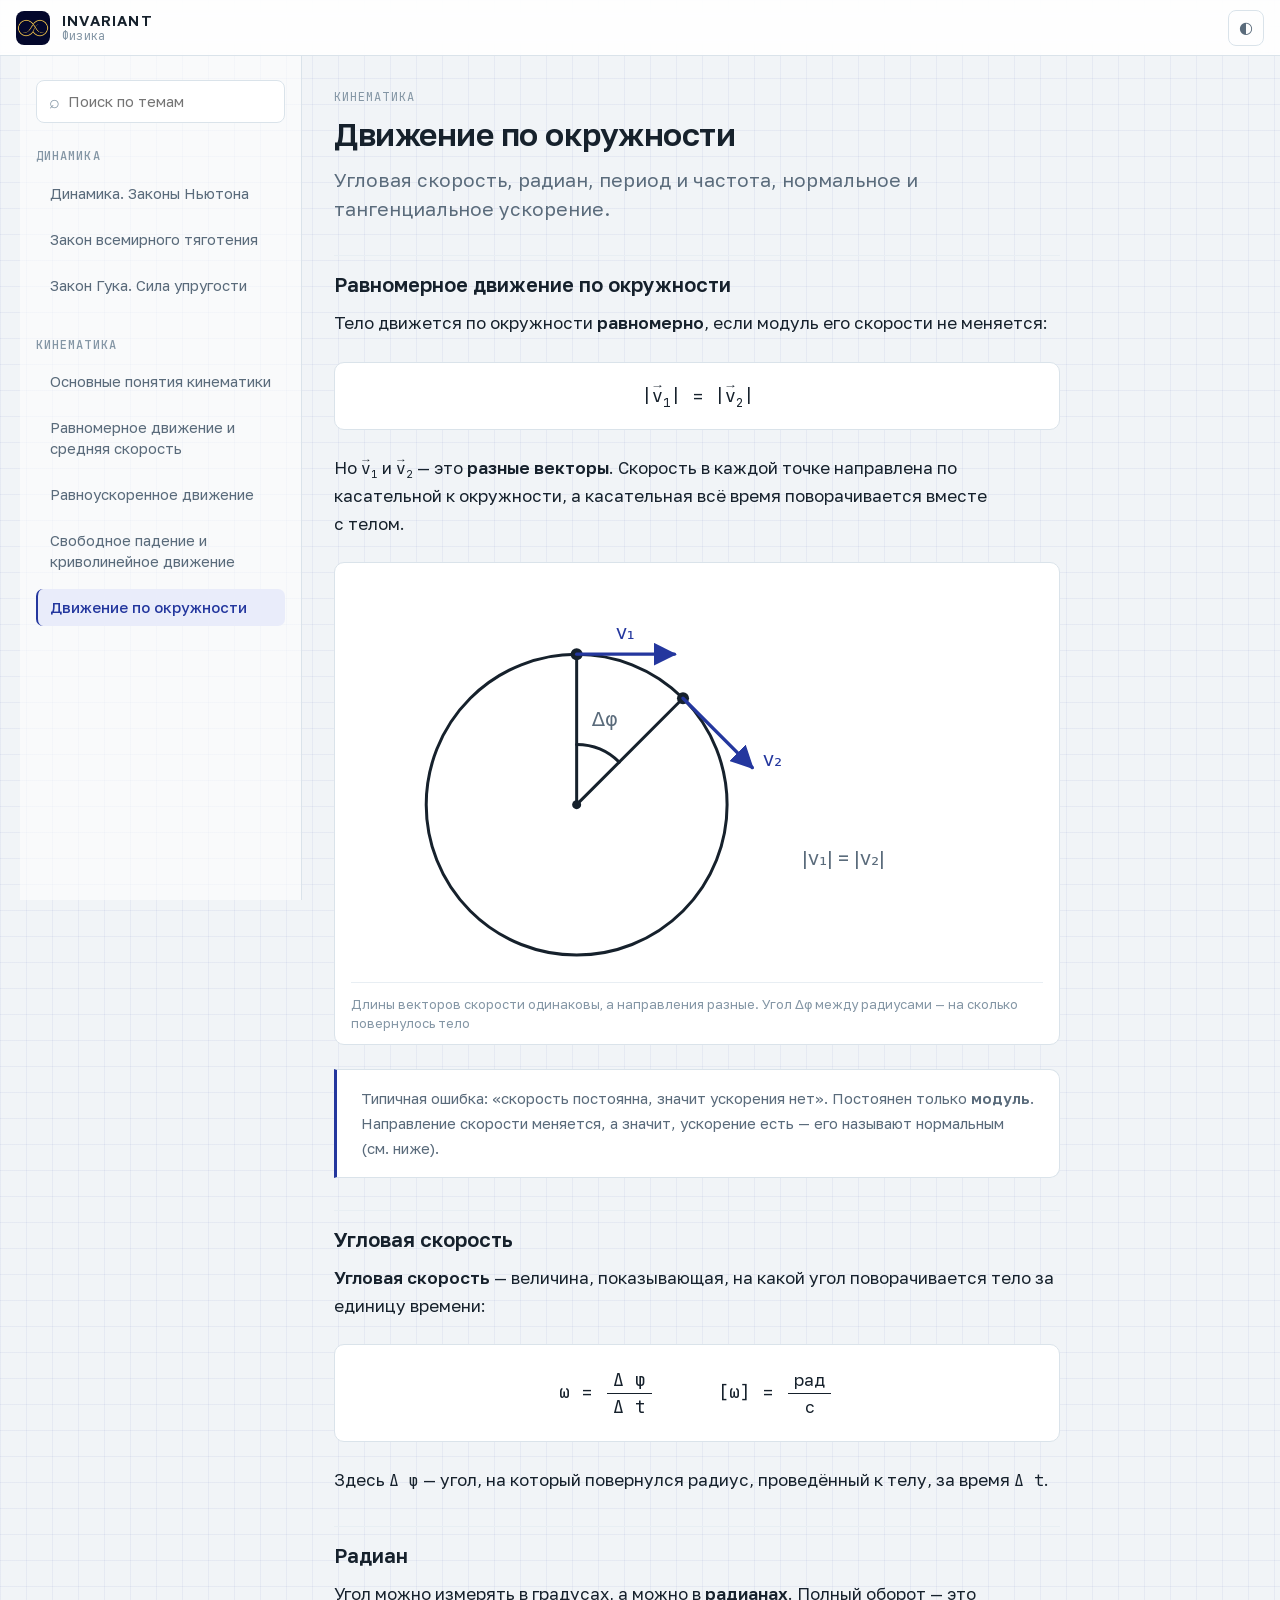
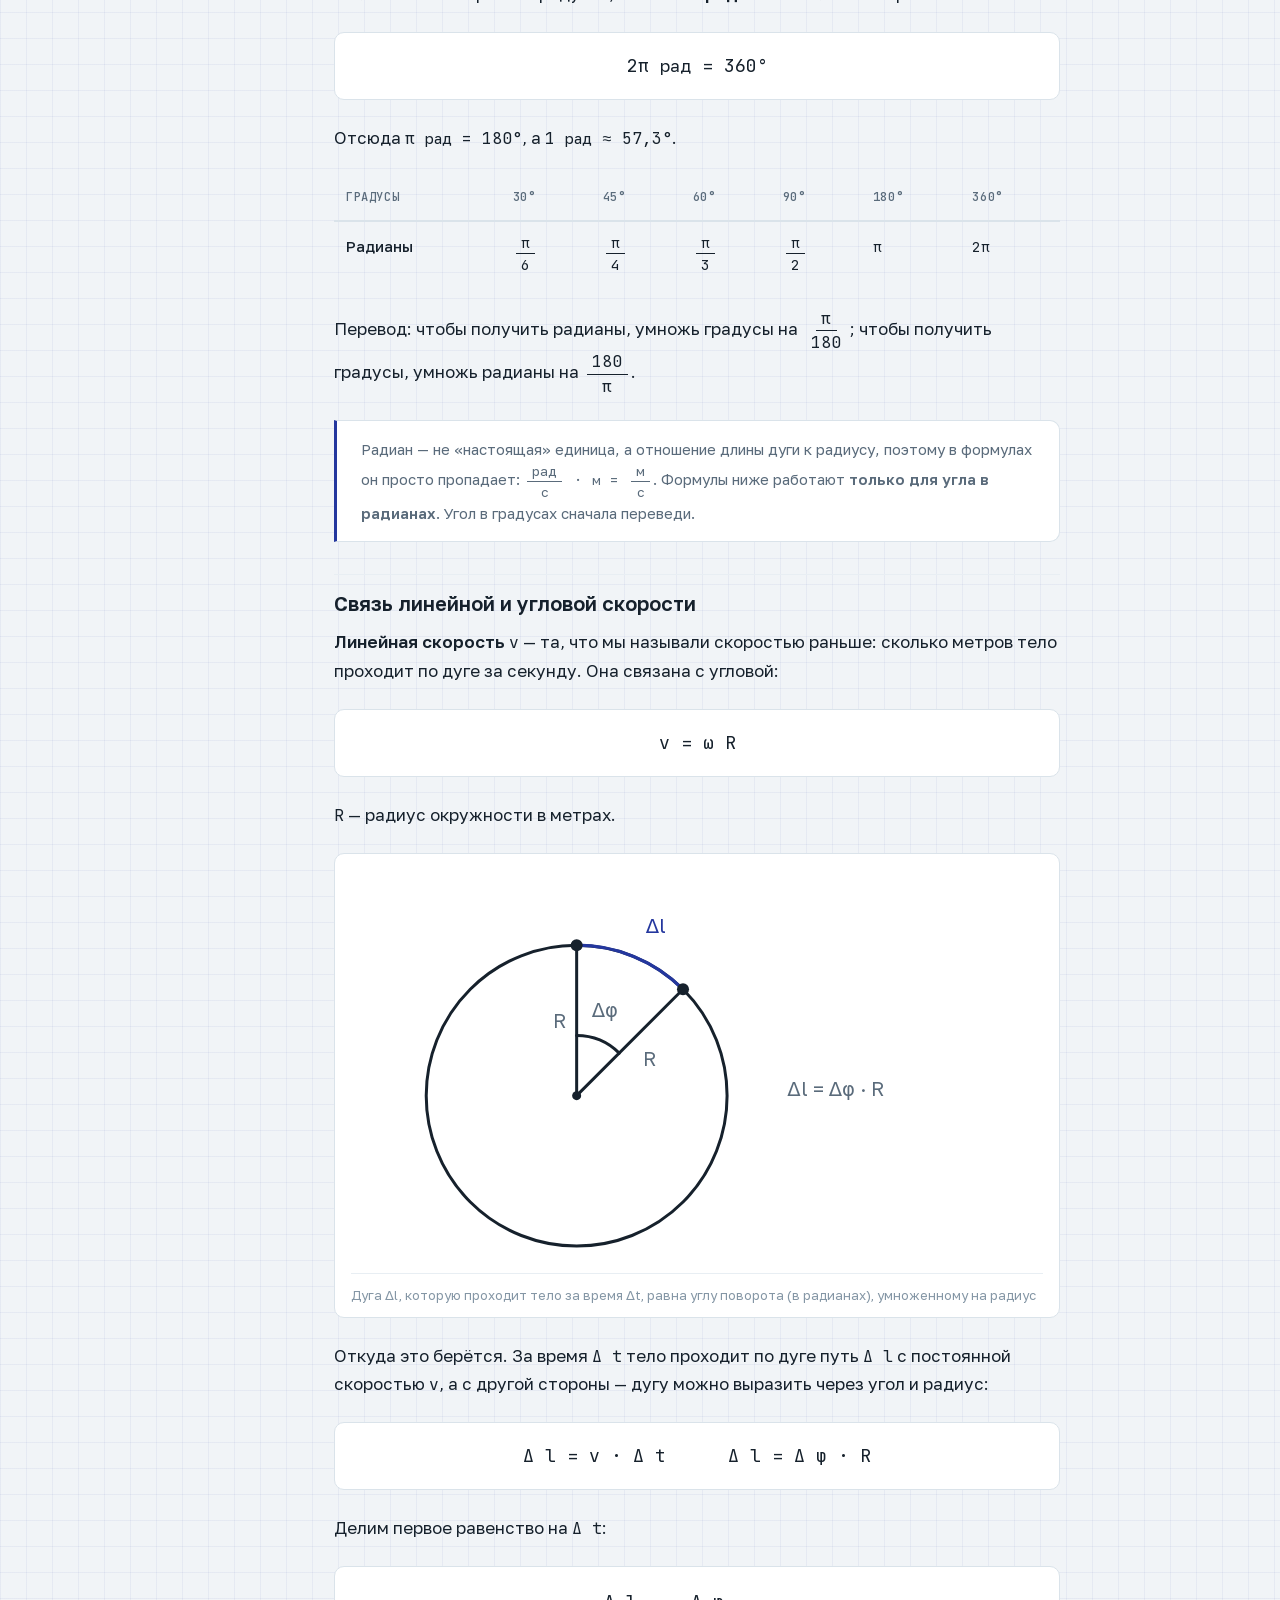
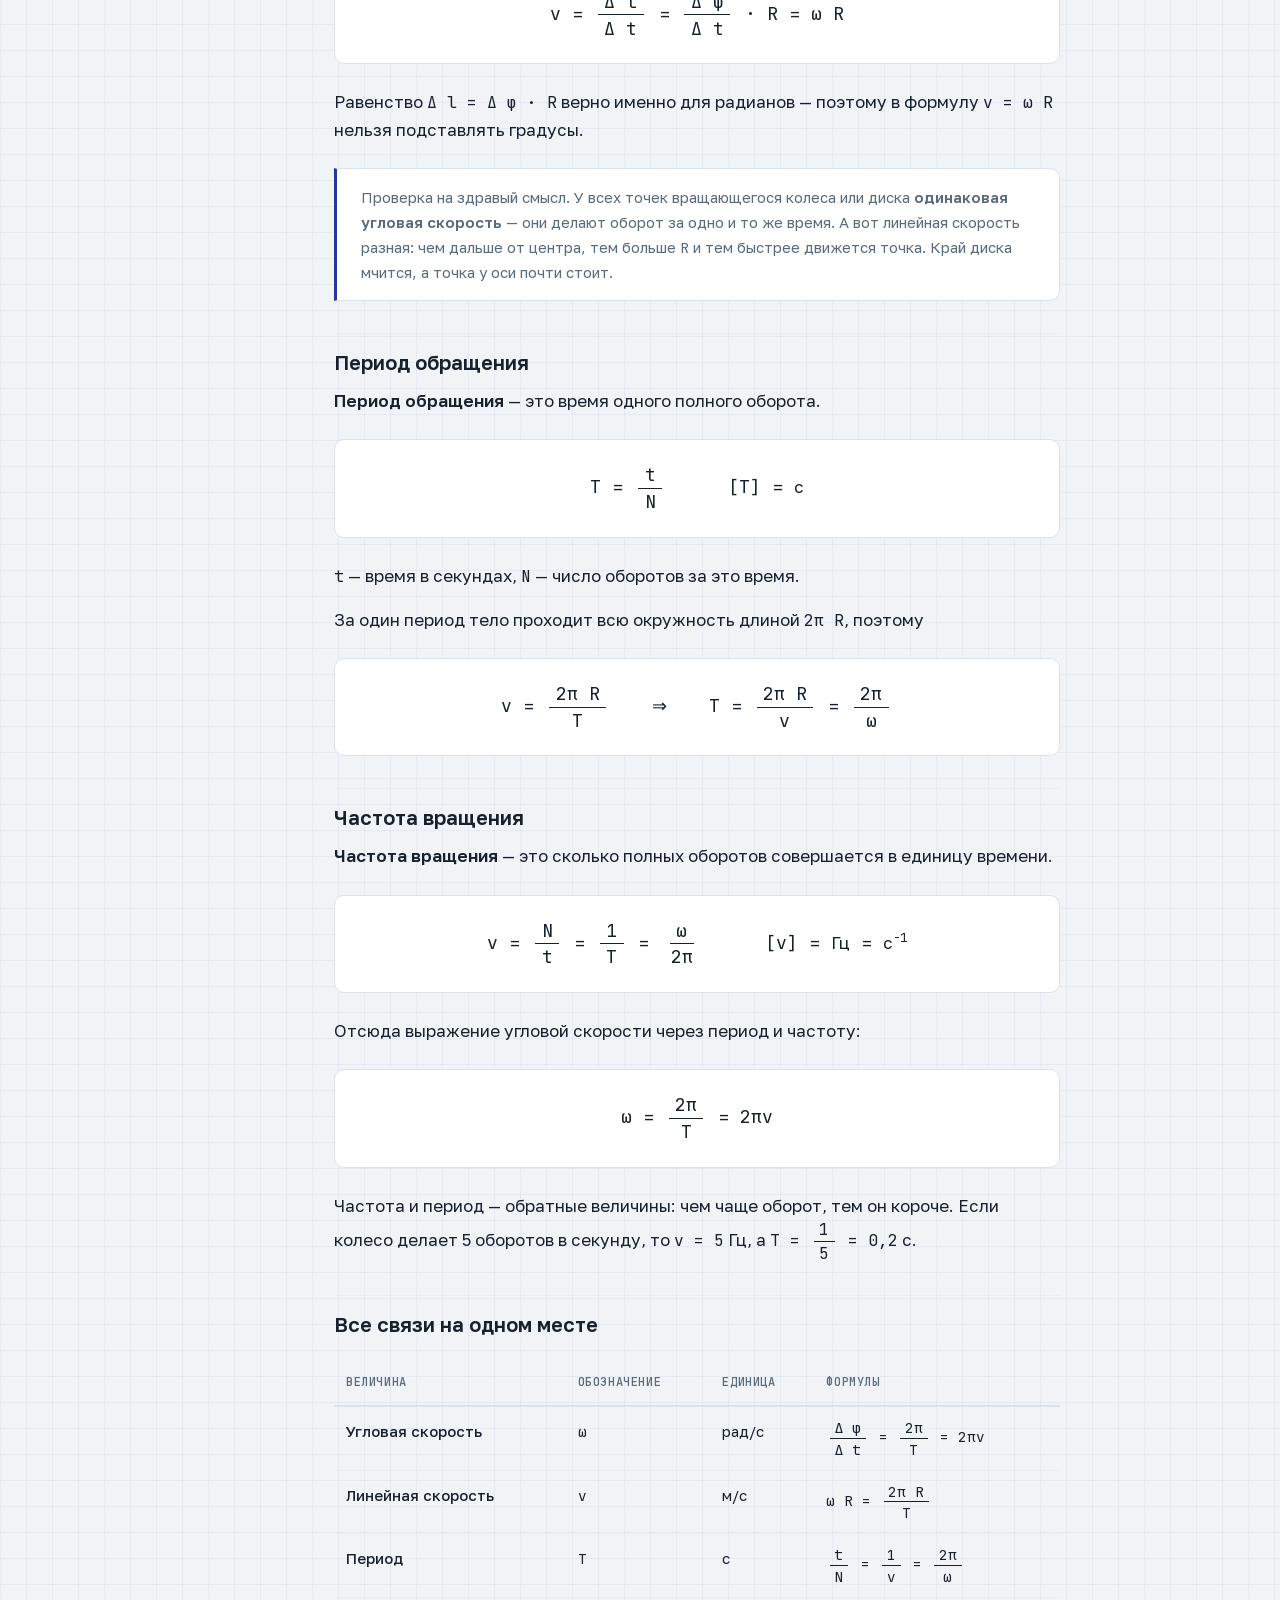
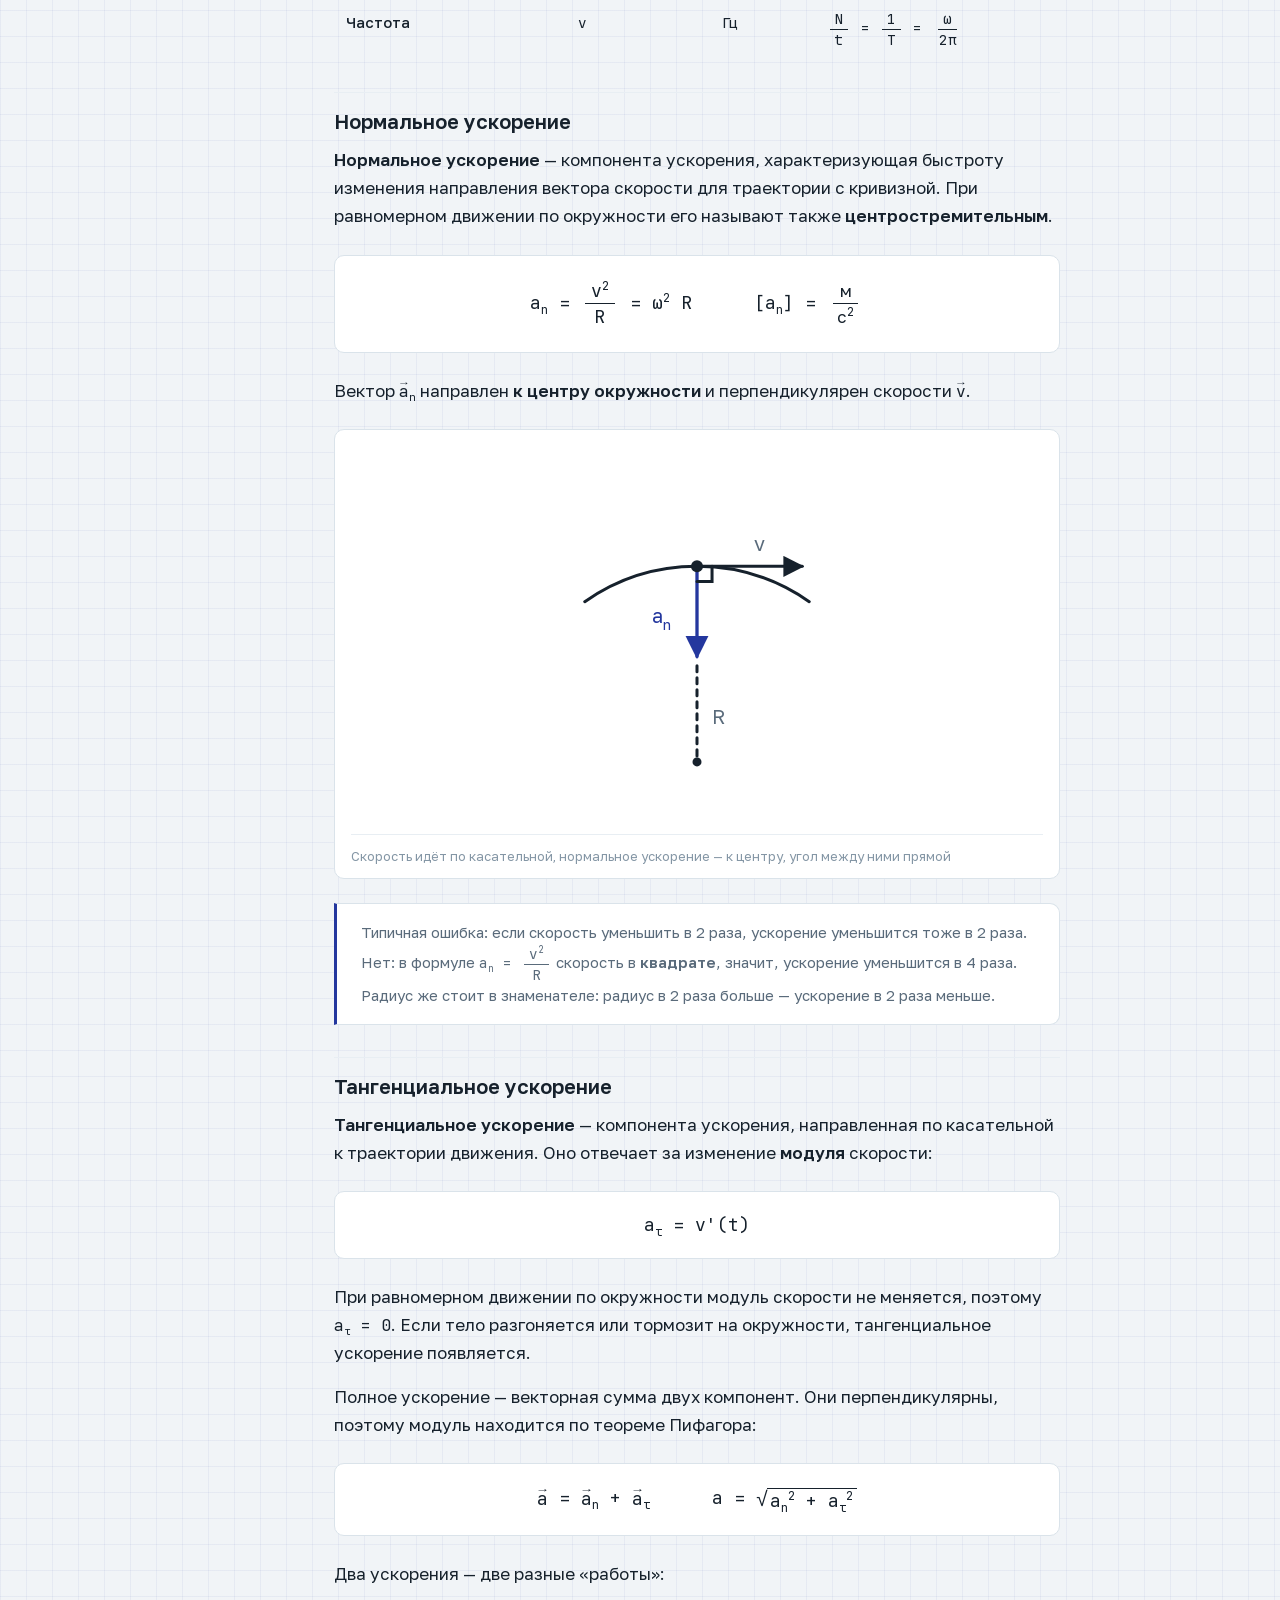
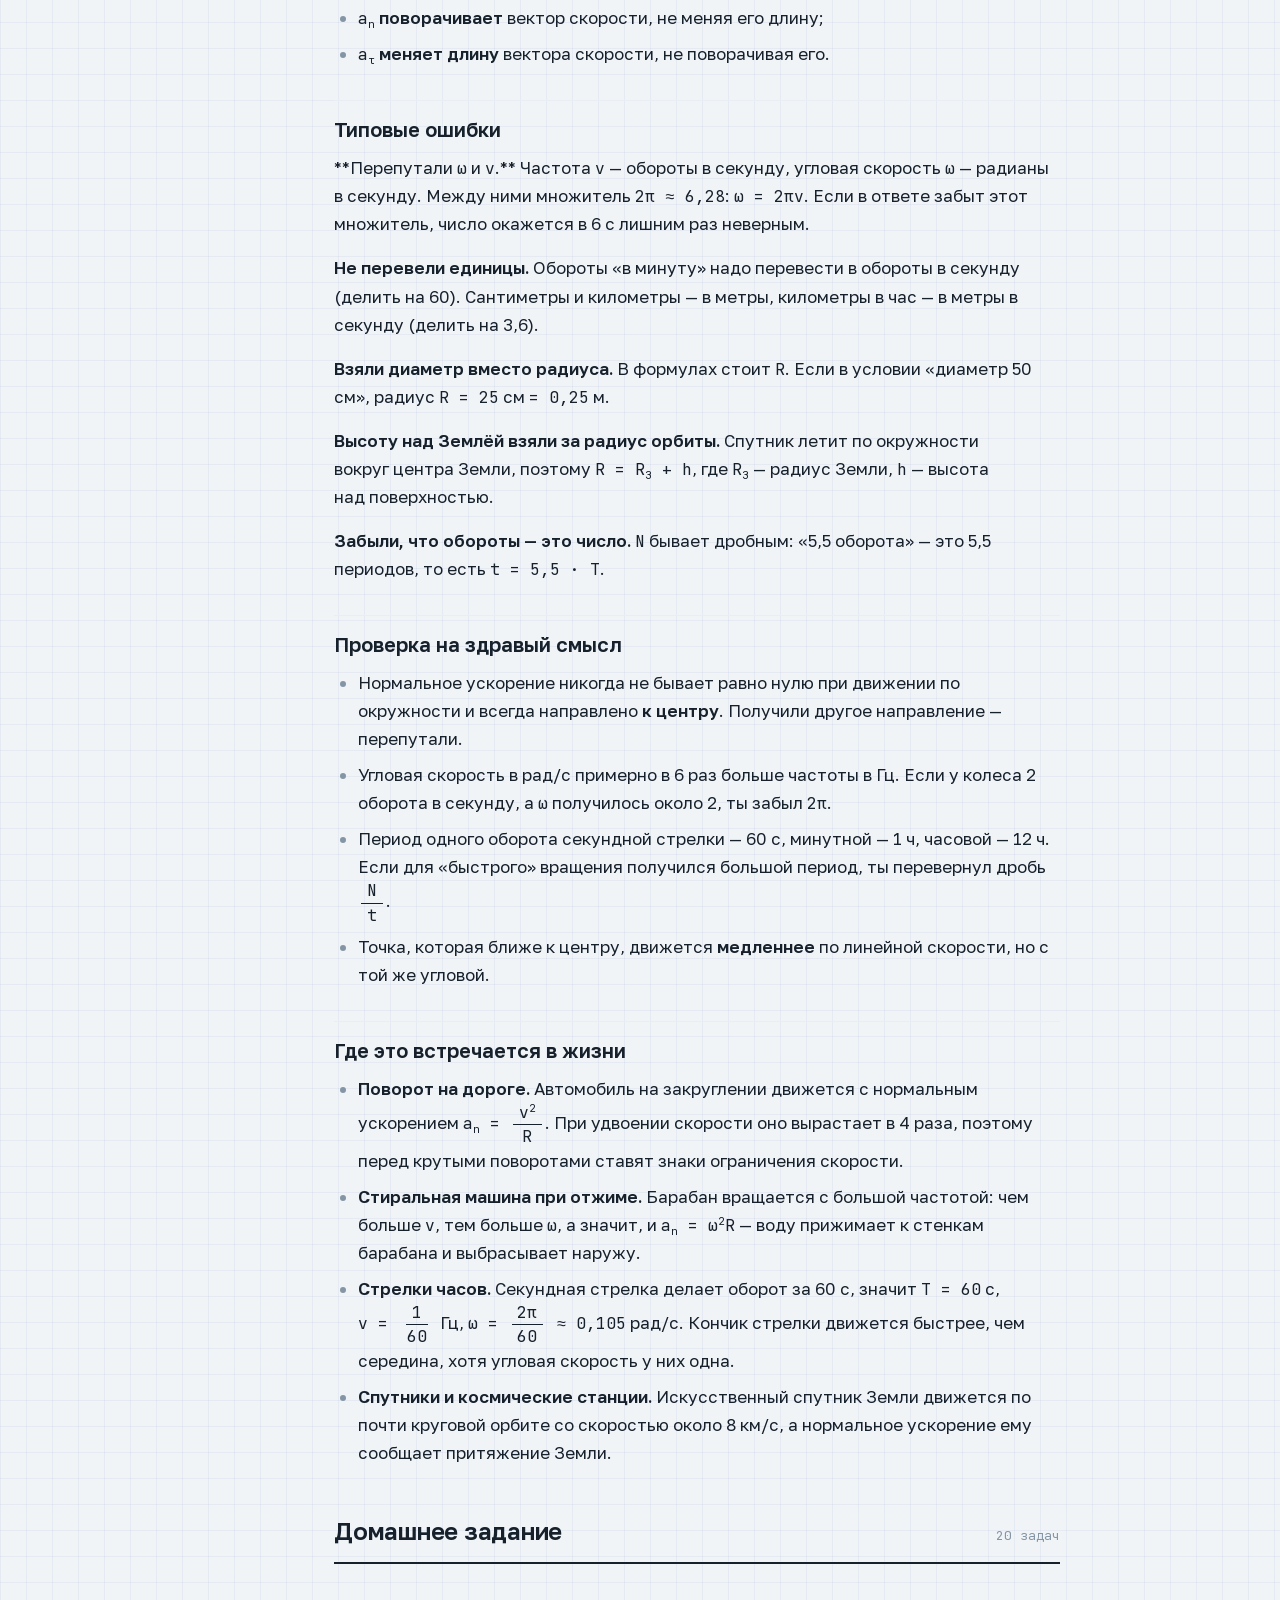
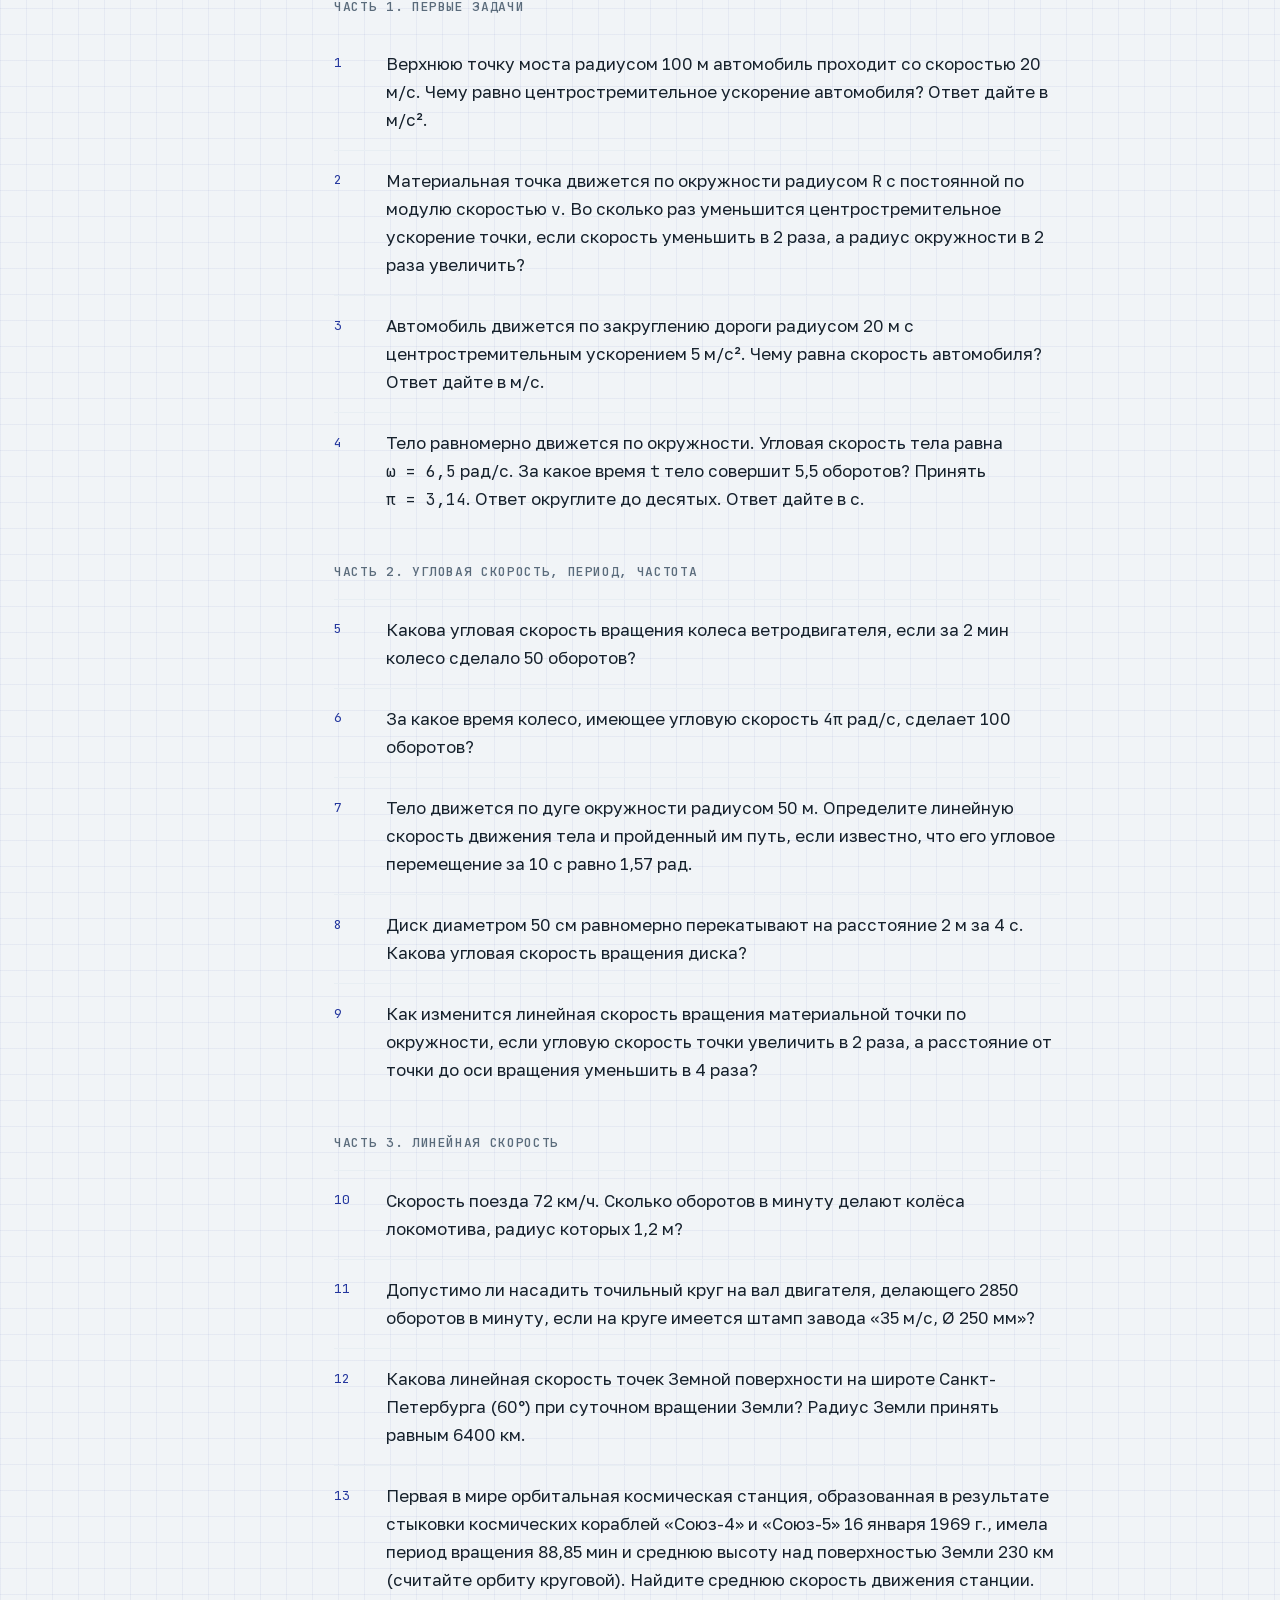
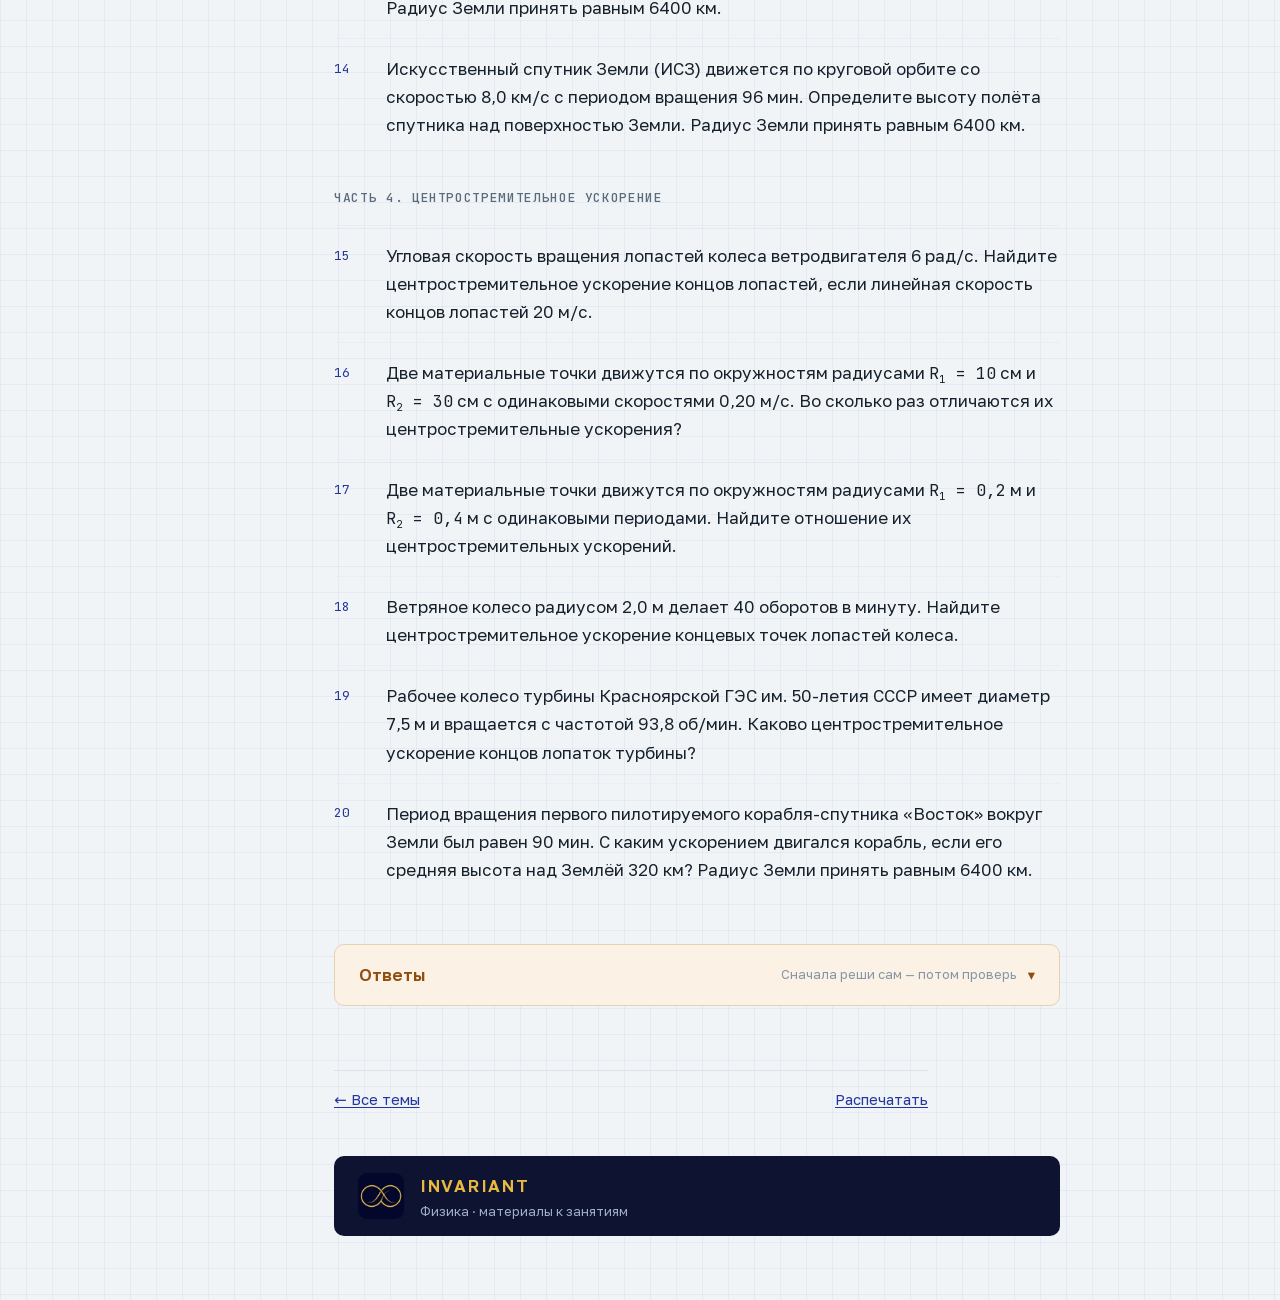
<file: docs/t/kinematika/dvizhenie-po-okruzhnosti.html>
<!doctype html>
<html lang="ru" class="">
<head>
<meta charset="utf-8">
<meta name="viewport" content="width=device-width, initial-scale=1">
<title>Движение по окружности — INVARIANT</title>
<link rel="stylesheet" href="../../assets/fonts.css">
<link rel="stylesheet" href="../../assets/style.css">
<link rel="icon" href="../../assets/img/logo-mark.png">
<link rel="apple-touch-icon" href="../../assets/img/logo-mark.png">
<meta name="theme-color" content="#0d1330">
</head>
<body>
<header class="topbar">
<button class="icon-btn menu-btn" id="menu-btn" aria-label="Открыть список тем" aria-expanded="false">☰</button>
<a class="brand" href="../../index.html">
  <img class="brand-logo" src="../../assets/img/logo-mark.png" alt="" width="34" height="34">
  <span class="brand-text">INVARIANT<span class="brand-sub">Физика</span></span>
</a>
<div class="topbar-right">
<button class="icon-btn" id="theme-btn" aria-label="Сменить оформление">◐</button>
</div>
</header>
<div class="shell">
<nav class="sidebar" id="sidebar" aria-label="Разделы">
<div class="nav-inner">
<label class="search-box">
  <span class="search-icon" aria-hidden="true">⌕</span>
  <input type="search" id="nav-search" placeholder="Поиск по темам" autocomplete="off" aria-label="Поиск по темам">
</label>
<div id="nav-list"><div class="nav-group"><h3>Динамика</h3><ul><li><a href="../../t/dinamika/zakony-nyutona.html">Динамика. Законы Ньютона</a></li><li><a href="../../t/dinamika/zakon-vsemirnogo-tyagoteniya.html">Закон всемирного тяготения</a></li><li><a href="../../t/dinamika/zakon-guka.html">Закон Гука. Сила упругости</a></li></ul></div><div class="nav-group"><h3>Кинематика</h3><ul><li><a href="../../t/kinematika/osnovnye-ponyatiya.html">Основные понятия кинематики</a></li><li><a href="../../t/kinematika/srednyaya-skorost.html">Равномерное движение и средняя скорость</a></li><li><a href="../../t/kinematika/ravnouskorennoe-dvizhenie.html">Равноускоренное движение</a></li><li><a href="../../t/kinematika/svobodnoe-padenie-i-krivolineynoe-dvizhenie.html">Свободное падение и криволинейное движение</a></li><li><a href="../../t/kinematika/dvizhenie-po-okruzhnosti.html" class="active">Движение по окружности</a></li></ul></div></div>
<p class="nav-empty" id="nav-empty" hidden>Ничего не нашлось</p>
</div>
</nav>
<main class="content">
<article class="topic">
<p class="eyebrow">Кинематика</p>
<h1>Движение по окружности</h1>
<p class="lede">Угловая скорость, радиан, период и частота, нормальное и тангенциальное ускорение.</p>
<section class="theory"><h3 id="ravnomernoe-dvizhenie-po-okruzhnosti">Равномерное движение по окружности</h3><p>Тело движется по окружности <strong>равномерно</strong>, если модуль его скорости не меняется:</p><div class="math-block">|<span class="m-vec">v</span><sub>1</sub>| = |<span class="m-vec">v</span><sub>2</sub>|</div><p>Но <span class="math"><span class="m-vec">v</span><sub>1</sub></span> и <span class="math"><span class="m-vec">v</span><sub>2</sub></span> — это <strong>разные векторы</strong>. Скорость в каждой точке направлена по касательной к окружности, а касательная всё время поворачивается вместе с телом.</p><figure class="fig">
<svg viewBox="0 0 460 260" role="img" aria-label="Тело на окружности в двух точках: скорости v1 и v2 равны по модулю и направлены по касательным, между радиусами угол Δφ">
  <defs>
    <marker id="ar-okr1" viewBox="0 0 10 10" refX="9" refY="5" markerWidth="7" markerHeight="7" orient="auto-start-reverse">
      <path d="M0 0 L10 5 L0 10 z" class="fig-fill-accent"/>
    </marker>
  </defs>
  <circle class="fig-line" cx="150" cy="150" r="100"/>
  <line class="fig-line" x1="150" y1="150" x2="150" y2="50"/>
  <line class="fig-line" x1="150" y1="150" x2="220.7" y2="79.3"/>
  <path class="fig-line" d="M150 110 A 40 40 0 0 1 178.3 121.7"/>
  <text class="fig-t" x="160" y="98">Δφ</text>
  <circle class="fig-fill" cx="150" cy="150" r="3"/>
  <circle class="fig-fill" cx="150" cy="50" r="4"/>
  <circle class="fig-fill" cx="220.7" cy="79.3" r="4"/>
  <line class="fig-accent" x1="150" y1="50" x2="215" y2="50" marker-end="url(#ar-okr1)"/>
  <text class="fig-t fig-t-accent" x="176" y="40">v₁</text>
  <line class="fig-accent" x1="220.7" y1="79.3" x2="266.7" y2="125.3" marker-end="url(#ar-okr1)"/>
  <text class="fig-t fig-t-accent" x="274" y="124">v₂</text>
  <text class="fig-t" x="300" y="190">|v₁| = |v₂|</text>
</svg>
<figcaption>Длины векторов скорости одинаковы, а направления разные. Угол Δφ между радиусами — на сколько повернулось тело</figcaption>
</figure><aside class="note"><p>Типичная ошибка: «скорость постоянна, значит ускорения нет». Постоянен только <strong>модуль</strong>. Направление скорости меняется, а значит, ускорение есть — его называют нормальным (см. ниже).</p></aside><h3 id="uglovaya-skorost">Угловая скорость</h3><p><strong>Угловая скорость</strong> — величина, показывающая, на какой угол поворачивается тело за единицу времени:</p><div class="math-block">ω = <span class="m-frac"><span class="m-num">Δ φ</span><span class="m-den">Δ t</span></span> <span class="m-gap"></span> [ω] = <span class="m-frac"><span class="m-num"><span class="m-text">рад</span></span><span class="m-den"><span class="m-text">с</span></span></span></div><p>Здесь <span class="math">Δ φ</span> — угол, на который повернулся радиус, проведённый к телу, за время <span class="math">Δ t</span>.</p><h3 id="radian">Радиан</h3><p>Угол можно измерять в градусах, а можно в <strong>радианах</strong>. Полный оборот — это</p><div class="math-block">2π <span class="m-text">рад</span> = 360°</div><p>Отсюда <span class="math">π <span class="m-text">рад</span> = 180°</span>, а <span class="math">1 <span class="m-text">рад</span> ≈ 57,3°</span>.</p><div class="table-wrap"><table><thead><tr><th>Градусы</th><th>30°</th><th>45°</th><th>60°</th><th>90°</th><th>180°</th><th>360°</th></tr></thead><tbody><tr><td>Радианы</td><td><span class="math"><span class="m-frac"><span class="m-num">π</span><span class="m-den">6</span></span></span></td><td><span class="math"><span class="m-frac"><span class="m-num">π</span><span class="m-den">4</span></span></span></td><td><span class="math"><span class="m-frac"><span class="m-num">π</span><span class="m-den">3</span></span></span></td><td><span class="math"><span class="m-frac"><span class="m-num">π</span><span class="m-den">2</span></span></span></td><td><span class="math">π</span></td><td><span class="math">2π</span></td></tr></tbody></table></div><p>Перевод: чтобы получить радианы, умножь градусы на <span class="math"><span class="m-frac"><span class="m-num">π</span><span class="m-den">180</span></span></span>; чтобы получить градусы, умножь радианы на <span class="math"><span class="m-frac"><span class="m-num">180</span><span class="m-den">π</span></span></span>.</p><aside class="note"><p>Радиан — не «настоящая» единица, а отношение длины дуги к радиусу, поэтому в формулах он просто пропадает: <span class="math"><span class="m-frac"><span class="m-num"><span class="m-text">рад</span></span><span class="m-den"><span class="m-text">с</span></span></span> · <span class="m-text">м</span> = <span class="m-frac"><span class="m-num"><span class="m-text">м</span></span><span class="m-den"><span class="m-text">с</span></span></span></span>. Формулы ниже работают <strong>только для угла в радианах</strong>. Угол в градусах сначала переведи.</p></aside><h3 id="svyaz-lineynoy-i-uglovoy-skorosti">Связь линейной и угловой скорости</h3><p><strong>Линейная скорость</strong> <span class="math">v</span> — та, что мы называли скоростью раньше: сколько метров тело проходит по дуге за секунду. Она связана с угловой:</p><div class="math-block">v = ω R</div><p><span class="math">R</span> — радиус окружности в метрах.</p><figure class="fig">
<svg viewBox="0 0 460 260" role="img" aria-label="Дуга Δl на окружности радиуса R, стягиваемая углом Δφ">
  <circle class="fig-line" cx="150" cy="150" r="100"/>
  <line class="fig-line" x1="150" y1="150" x2="150" y2="50"/>
  <line class="fig-line" x1="150" y1="150" x2="220.7" y2="79.3"/>
  <path class="fig-accent" d="M150 50 A 100 100 0 0 1 220.7 79.3"/>
  <path class="fig-line" d="M150 110 A 40 40 0 0 1 178.3 121.7"/>
  <text class="fig-t" x="160" y="98">Δφ</text>
  <text class="fig-t" x="134" y="105">R</text>
  <text class="fig-t" x="194" y="130">R</text>
  <text class="fig-t fig-t-accent" x="196" y="42">Δl</text>
  <circle class="fig-fill" cx="150" cy="150" r="3"/>
  <circle class="fig-fill" cx="150" cy="50" r="4"/>
  <circle class="fig-fill" cx="220.7" cy="79.3" r="4"/>
  <text class="fig-t" x="290" y="150">Δl = Δφ · R</text>
</svg>
<figcaption>Дуга Δl, которую проходит тело за время Δt, равна углу поворота (в радианах), умноженному на радиус</figcaption>
</figure><p>Откуда это берётся. За время <span class="math">Δ t</span> тело проходит по дуге путь <span class="math">Δ l</span> с постоянной скоростью <span class="math">v</span>, а с другой стороны — дугу можно выразить через угол и радиус:</p><div class="math-block">Δ l = v · Δ t <span class="m-gap"></span> Δ l = Δ φ · R</div><p>Делим первое равенство на <span class="math">Δ t</span>:</p><div class="math-block">v = <span class="m-frac"><span class="m-num">Δ l</span><span class="m-den">Δ t</span></span> = <span class="m-frac"><span class="m-num">Δ φ</span><span class="m-den">Δ t</span></span> · R = ω R</div><p>Равенство <span class="math">Δ l = Δ φ · R</span> верно именно для радианов — поэтому в формулу <span class="math">v = ω R</span> нельзя подставлять градусы.</p><aside class="note"><p>Проверка на здравый смысл. У всех точек вращающегося колеса или диска <strong>одинаковая угловая скорость</strong> — они делают оборот за одно и то же время. А вот линейная скорость разная: чем дальше от центра, тем больше <span class="math">R</span> и тем быстрее движется точка. Край диска мчится, а точка у оси почти стоит.</p></aside><h3 id="period-obrascheniya">Период обращения</h3><p><strong>Период обращения</strong> — это время одного полного оборота.</p><div class="math-block">T = <span class="m-frac"><span class="m-num">t</span><span class="m-den">N</span></span> <span class="m-gap"></span> [T] = <span class="m-text">с</span></div><p><span class="math">t</span> — время в секундах, <span class="math">N</span> — число оборотов за это время.</p><p>За один период тело проходит всю окружность длиной <span class="math">2π R</span>, поэтому</p><div class="math-block">v = <span class="m-frac"><span class="m-num">2π R</span><span class="m-den">T</span></span> <span class="m-gap-s"></span> ⇒ <span class="m-gap-s"></span> T = <span class="m-frac"><span class="m-num">2π R</span><span class="m-den">v</span></span> = <span class="m-frac"><span class="m-num">2π</span><span class="m-den">ω</span></span></div><h3 id="chastota-vrascheniya">Частота вращения</h3><p><strong>Частота вращения</strong> — это сколько полных оборотов совершается в единицу времени.</p><div class="math-block">ν = <span class="m-frac"><span class="m-num">N</span><span class="m-den">t</span></span> = <span class="m-frac"><span class="m-num">1</span><span class="m-den">T</span></span> = <span class="m-frac"><span class="m-num">ω</span><span class="m-den">2π</span></span> <span class="m-gap"></span> [ν] = <span class="m-text">Гц</span> = <span class="m-text">с</span><sup>-1</sup></div><p>Отсюда выражение угловой скорости через период и частоту:</p><div class="math-block">ω = <span class="m-frac"><span class="m-num">2π</span><span class="m-den">T</span></span> = 2πν</div><p>Частота и период — обратные величины: чем чаще оборот, тем он короче. Если колесо делает 5 оборотов в секунду, то <span class="math">ν = 5</span> Гц, а <span class="math">T = <span class="m-frac"><span class="m-num">1</span><span class="m-den">5</span></span> = 0,2</span> с.</p><h3 id="vse-svyazi-na-odnom-meste">Все связи на одном месте</h3><div class="table-wrap"><table><thead><tr><th>Величина</th><th>Обозначение</th><th>Единица</th><th>Формулы</th></tr></thead><tbody><tr><td>Угловая скорость</td><td><span class="math">ω</span></td><td>рад/с</td><td><span class="math"><span class="m-frac"><span class="m-num">Δ φ</span><span class="m-den">Δ t</span></span> = <span class="m-frac"><span class="m-num">2π</span><span class="m-den">T</span></span> = 2πν</span></td></tr><tr><td>Линейная скорость</td><td><span class="math">v</span></td><td>м/с</td><td><span class="math">ω R = <span class="m-frac"><span class="m-num">2π R</span><span class="m-den">T</span></span></span></td></tr><tr><td>Период</td><td><span class="math">T</span></td><td>с</td><td><span class="math"><span class="m-frac"><span class="m-num">t</span><span class="m-den">N</span></span> = <span class="m-frac"><span class="m-num">1</span><span class="m-den">ν</span></span> = <span class="m-frac"><span class="m-num">2π</span><span class="m-den">ω</span></span></span></td></tr><tr><td>Частота</td><td><span class="math">ν</span></td><td>Гц</td><td><span class="math"><span class="m-frac"><span class="m-num">N</span><span class="m-den">t</span></span> = <span class="m-frac"><span class="m-num">1</span><span class="m-den">T</span></span> = <span class="m-frac"><span class="m-num">ω</span><span class="m-den">2π</span></span></span></td></tr></tbody></table></div><h3 id="normalnoe-uskorenie">Нормальное ускорение</h3><p><strong>Нормальное ускорение</strong> — компонента ускорения, характеризующая быстроту изменения направления вектора скорости для траектории с кривизной. При равномерном движении по окружности его называют также <strong>центростремительным</strong>.</p><div class="math-block">a<sub>n</sub> = <span class="m-frac"><span class="m-num">v<sup>2</sup></span><span class="m-den">R</span></span> = ω<sup>2</sup> R <span class="m-gap"></span> [a<sub>n</sub>] = <span class="m-frac"><span class="m-num"><span class="m-text">м</span></span><span class="m-den"><span class="m-text">с</span><sup>2</sup></span></span></div><p>Вектор <span class="math"><span class="m-vec">a</span><sub>n</sub></span> направлен <strong>к центру окружности</strong> и перпендикулярен скорости <span class="math"><span class="m-vec">v</span></span>.</p><figure class="fig">
<svg viewBox="0 0 460 250" role="img" aria-label="Участок окружности радиуса R: скорость v направлена по касательной, нормальное ускорение a_n — к центру, под прямым углом к скорости">
  <defs>
    <marker id="ar-okr3" viewBox="0 0 10 10" refX="9" refY="5" markerWidth="7" markerHeight="7" orient="auto-start-reverse">
      <path d="M0 0 L10 5 L0 10 z" class="fig-fill"/>
    </marker>
    <marker id="ar-okr3a" viewBox="0 0 10 10" refX="9" refY="5" markerWidth="7" markerHeight="7" orient="auto-start-reverse">
      <path d="M0 0 L10 5 L0 10 z" class="fig-fill-accent"/>
    </marker>
  </defs>
  <path class="fig-line" d="M155.4 103.5 A 130 130 0 0 1 304.6 103.5"/>
  <line class="fig-line" x1="230" y1="80" x2="300" y2="80" marker-end="url(#ar-okr3)"/>
  <text class="fig-t" x="268" y="70">v</text>
  <line class="fig-accent" x1="230" y1="80" x2="230" y2="140" marker-end="url(#ar-okr3a)"/>
  <text class="fig-t fig-t-accent" x="200" y="118">a<tspan dy="4" font-size="0.75em">n</tspan></text>
  <path class="fig-line" d="M240 80 L240 90 L230 90"/>
  <line class="fig-line" x1="230" y1="146" x2="230" y2="207" stroke-dasharray="4 4"/>
  <text class="fig-t" x="240" y="185">R</text>
  <circle class="fig-fill" cx="230" cy="80" r="4"/>
  <circle class="fig-fill" cx="230" cy="210" r="3"/>
</svg>
<figcaption>Скорость идёт по касательной, нормальное ускорение — к центру, угол между ними прямой</figcaption>
</figure><aside class="note"><p>Типичная ошибка: если скорость уменьшить в 2 раза, ускорение уменьшится тоже в 2 раза. Нет: в формуле <span class="math">a<sub>n</sub> = <span class="m-frac"><span class="m-num">v<sup>2</sup></span><span class="m-den">R</span></span></span> скорость в <strong>квадрате</strong>, значит, ускорение уменьшится в 4 раза. Радиус же стоит в знаменателе: радиус в 2 раза больше — ускорение в 2 раза меньше.</p></aside><h3 id="tangentsialnoe-uskorenie">Тангенциальное ускорение</h3><p><strong>Тангенциальное ускорение</strong> — компонента ускорения, направленная по касательной к траектории движения. Оно отвечает за изменение <strong>модуля</strong> скорости:</p><div class="math-block">a<sub>τ</sub> = v&#x27;(t)</div><p>При равномерном движении по окружности модуль скорости не меняется, поэтому <span class="math">a<sub>τ</sub> = 0</span>. Если тело разгоняется или тормозит на окружности, тангенциальное ускорение появляется.</p><p>Полное ускорение — векторная сумма двух компонент. Они перпендикулярны, поэтому модуль находится по теореме Пифагора:</p><div class="math-block"><span class="m-vec">a</span> = <span class="m-vec">a</span><sub>n</sub> + <span class="m-vec">a</span><sub>τ</sub> <span class="m-gap"></span> a = <span class="m-sqrt"><span class="m-radic">√</span><span class="m-rad">a<sub>n</sub><sup>2</sup> + a<sub>τ</sub><sup>2</sup></span></span></div><p>Два ускорения — две разные «работы»:</p><ul><li><span class="math">a<sub>n</sub></span> <strong>поворачивает</strong> вектор скорости, не меняя его длину;</li><li><span class="math">a<sub>τ</sub></span> <strong>меняет длину</strong> вектора скорости, не поворачивая его.</li></ul><h3 id="tipovye-oshibki">Типовые ошибки</h3><p>**Перепутали <span class="math">ω</span> и <span class="math">ν</span>.** Частота <span class="math">ν</span> — обороты в секунду, угловая скорость <span class="math">ω</span> — радианы в секунду. Между ними множитель <span class="math">2π ≈ 6,28</span>: <span class="math">ω = 2πν</span>. Если в ответе забыт этот множитель, число окажется в 6 с лишним раз неверным.</p><p><strong>Не перевели единицы.</strong> Обороты «в минуту» надо перевести в обороты в секунду (делить на 60). Сантиметры и километры — в метры, километры в час — в метры в секунду (делить на 3,6).</p><p><strong>Взяли диаметр вместо радиуса.</strong> В формулах стоит <span class="math">R</span>. Если в условии «диаметр 50 см», радиус <span class="math">R = 25</span> см <span class="math">= 0,25</span> м.</p><p><strong>Высоту над Землёй взяли за радиус орбиты.</strong> Спутник летит по окружности вокруг центра Земли, поэтому <span class="math">R = R<sub>З</sub> + h</span>, где <span class="math">R<sub>З</sub></span> — радиус Земли, <span class="math">h</span> — высота над поверхностью.</p><p><strong>Забыли, что обороты — это число.</strong> <span class="math">N</span> бывает дробным: «5,5 оборота» — это 5,5 периодов, то есть <span class="math">t = 5,5 · T</span>.</p><h3 id="proverka-na-zdravyy-smysl">Проверка на здравый смысл</h3><ul><li>Нормальное ускорение никогда не бывает равно нулю при движении по окружности и всегда направлено <strong>к центру</strong>. Получили другое направление — перепутали.</li><li>Угловая скорость в рад/с примерно в 6 раз больше частоты в Гц. Если у колеса 2 оборота в секунду, а <span class="math">ω</span> получилось около 2, ты забыл <span class="math">2π</span>.</li><li>Период одного оборота секундной стрелки — 60 с, минутной — 1 ч, часовой — 12 ч. Если для «быстрого» вращения получился большой период, ты перевернул дробь <span class="math"><span class="m-frac"><span class="m-num">N</span><span class="m-den">t</span></span></span>.</li><li>Точка, которая ближе к центру, движется <strong>медленнее</strong> по линейной скорости, но с той же угловой.</li></ul><h3 id="gde-eto-vstrechaetsya-v-zhizni">Где это встречается в жизни</h3><ul><li><strong>Поворот на дороге.</strong> Автомобиль на закруглении движется с нормальным ускорением <span class="math">a<sub>n</sub> = <span class="m-frac"><span class="m-num">v<sup>2</sup></span><span class="m-den">R</span></span></span>. При удвоении скорости оно вырастает в 4 раза, поэтому перед крутыми поворотами ставят знаки ограничения скорости.</li><li><strong>Стиральная машина при отжиме.</strong> Барабан вращается с большой частотой: чем больше <span class="math">ν</span>, тем больше <span class="math">ω</span>, а значит, и <span class="math">a<sub>n</sub> = ω<sup>2</sup>R</span> — воду прижимает к стенкам барабана и выбрасывает наружу.</li><li><strong>Стрелки часов.</strong> Секундная стрелка делает оборот за 60 с, значит <span class="math">T = 60</span> с, <span class="math">ν = <span class="m-frac"><span class="m-num">1</span><span class="m-den">60</span></span></span> Гц, <span class="math">ω = <span class="m-frac"><span class="m-num">2π</span><span class="m-den">60</span></span> ≈ 0,105</span> рад/с. Кончик стрелки движется быстрее, чем середина, хотя угловая скорость у них одна.</li><li><strong>Спутники и космические станции.</strong> Искусственный спутник Земли движется по почти круговой орбите со скоростью около 8 км/с, а нормальное ускорение ему сообщает притяжение Земли.</li></ul></section>
<section class="tasks">
<h2 class="section-head"><span class="section-kicker">Домашнее задание</span>
<span class="task-count">20 задач</span></h2>
<h3 class="task-group">Часть 1. Первые задачи</h3><article class="task"><div class="task-num">1</div><div class="task-body">Верхнюю точку моста радиусом 100 м автомобиль проходит со скоростью 20 м/с. Чему равно центростремительное ускорение автомобиля? Ответ дайте в м/с².</div></article><article class="task"><div class="task-num">2</div><div class="task-body">Материальная точка движется по окружности радиусом <span class="math">R</span> с постоянной по модулю скоростью <span class="math">v</span>. Во сколько раз уменьшится центростремительное ускорение точки, если скорость уменьшить в 2 раза, а радиус окружности в 2 раза увеличить?</div></article><article class="task"><div class="task-num">3</div><div class="task-body">Автомобиль движется по закруглению дороги радиусом 20 м с центростремительным ускорением 5 м/с². Чему равна скорость автомобиля? Ответ дайте в м/с.</div></article><article class="task"><div class="task-num">4</div><div class="task-body">Тело равномерно движется по окружности. Угловая скорость тела равна <span class="math">ω = 6,5</span> рад/с. За какое время <span class="math">t</span> тело совершит 5,5 оборотов? Принять <span class="math">π = 3,14</span>. Ответ округлите до десятых. Ответ дайте в с.</div></article><h3 class="task-group">Часть 2. Угловая скорость, период, частота</h3><article class="task"><div class="task-num">5</div><div class="task-body">Какова угловая скорость вращения колеса ветродвигателя, если за 2 мин колесо сделало 50 оборотов?</div></article><article class="task"><div class="task-num">6</div><div class="task-body">За какое время колесо, имеющее угловую скорость <span class="math">4π</span> рад/с, сделает 100 оборотов?</div></article><article class="task"><div class="task-num">7</div><div class="task-body">Тело движется по дуге окружности радиусом 50 м. Определите линейную скорость движения тела и пройденный им путь, если известно, что его угловое перемещение за 10 с равно 1,57 рад.</div></article><article class="task"><div class="task-num">8</div><div class="task-body">Диск диаметром 50 см равномерно перекатывают на расстояние 2 м за 4 с. Какова угловая скорость вращения диска?</div></article><article class="task"><div class="task-num">9</div><div class="task-body">Как изменится линейная скорость вращения материальной точки по окружности, если угловую скорость точки увеличить в 2 раза, а расстояние от точки до оси вращения уменьшить в 4 раза?</div></article><h3 class="task-group">Часть 3. Линейная скорость</h3><article class="task"><div class="task-num">10</div><div class="task-body">Скорость поезда 72 км/ч. Сколько оборотов в минуту делают колёса локомотива, радиус которых 1,2 м?</div></article><article class="task"><div class="task-num">11</div><div class="task-body">Допустимо ли насадить точильный круг на вал двигателя, делающего 2850 оборотов в минуту, если на круге имеется штамп завода «35 м/с, Ø 250 мм»?</div></article><article class="task"><div class="task-num">12</div><div class="task-body">Какова линейная скорость точек Земной поверхности на широте Санкт-Петербурга (60°) при суточном вращении Земли? Радиус Земли принять равным 6400 км.</div></article><article class="task"><div class="task-num">13</div><div class="task-body">Первая в мире орбитальная космическая станция, образованная в результате стыковки космических кораблей «Союз-4» и «Союз-5» 16 января 1969 г., имела период вращения 88,85 мин и среднюю высоту над поверхностью Земли 230 км (считайте орбиту круговой). Найдите среднюю скорость движения станции. Радиус Земли принять равным 6400 км.</div></article><article class="task"><div class="task-num">14</div><div class="task-body">Искусственный спутник Земли (ИСЗ) движется по круговой орбите со скоростью 8,0 км/с с периодом вращения 96 мин. Определите высоту полёта спутника над поверхностью Земли. Радиус Земли принять равным 6400 км.</div></article><h3 class="task-group">Часть 4. Центростремительное ускорение</h3><article class="task"><div class="task-num">15</div><div class="task-body">Угловая скорость вращения лопастей колеса ветродвигателя 6 рад/с. Найдите центростремительное ускорение концов лопастей, если линейная скорость концов лопастей 20 м/с.</div></article><article class="task"><div class="task-num">16</div><div class="task-body">Две материальные точки движутся по окружностям радиусами <span class="math">R<sub>1</sub> = 10</span> см и <span class="math">R<sub>2</sub> = 30</span> см с одинаковыми скоростями 0,20 м/с. Во сколько раз отличаются их центростремительные ускорения?</div></article><article class="task"><div class="task-num">17</div><div class="task-body">Две материальные точки движутся по окружностям радиусами <span class="math">R<sub>1</sub> = 0,2</span> м и <span class="math">R<sub>2</sub> = 0,4</span> м с одинаковыми периодами. Найдите отношение их центростремительных ускорений.</div></article><article class="task"><div class="task-num">18</div><div class="task-body">Ветряное колесо радиусом 2,0 м делает 40 оборотов в минуту. Найдите центростремительное ускорение концевых точек лопастей колеса.</div></article><article class="task"><div class="task-num">19</div><div class="task-body">Рабочее колесо турбины Красноярской ГЭС им. 50-летия СССР имеет диаметр 7,5 м и вращается с частотой 93,8 об/мин. Каково центростремительное ускорение концов лопаток турбины?</div></article><article class="task"><div class="task-num">20</div><div class="task-body">Период вращения первого пилотируемого корабля-спутника «Восток» вокруг Земли был равен 90 мин. С каким ускорением двигался корабль, если его средняя высота над Землёй 320 км? Радиус Земли принять равным 6400 км.</div></article>
</section>
<section class="answers" id="otvety">
<button class="answers-toggle" id="answers-toggle" aria-expanded="false" aria-controls="answers-body">
  <span class="answers-label">Ответы</span>
  <span class="answers-hint">Сначала реши сам — потом проверь</span>
  <span class="chev" aria-hidden="true">▾</span>
</button>
<ol class="answers-list" id="answers-body" hidden><li><span class="ans-num">1</span><span class="ans-body"><span class="math">a<sub>n</sub> = <span class="m-frac"><span class="m-num">v<sup>2</sup></span><span class="m-den">R</span></span> = <span class="m-frac"><span class="m-num">20<sup>2</sup></span><span class="m-den">100</span></span> = 4 <span class="m-text">м/с</span><sup>2</sup></span>.</span></li><li><span class="ans-num">2</span><span class="ans-body">В 8 раз. Скорость в 2 раза меньше — <span class="math">v<sup>2</sup></span> уменьшается в 4 раза; радиус в 2 раза больше — ещё в 2 раза. Итого <span class="math">4 · 2 = 8</span>.</span></li><li><span class="ans-num">3</span><span class="ans-body"><span class="math">v = <span class="m-sqrt"><span class="m-radic">√</span><span class="m-rad">a<sub>n</sub> R</span></span> = <span class="m-sqrt"><span class="m-radic">√</span><span class="m-rad">5 · 20</span></span> = 10</span> м/с.</span></li><li><span class="ans-num">4</span><span class="ans-body"><span class="math">t ≈ 5,3</span> с. Один оборот — угол <span class="math">2π</span>, поэтому <span class="math">t = <span class="m-frac"><span class="m-num">2π N</span><span class="m-den">ω</span></span> = <span class="m-frac"><span class="m-num">2 · 3,14 · 5,5</span><span class="m-den">6,5</span></span> ≈ 5,3</span> с.</span></li><li><span class="ans-num">5</span><span class="ans-body"><span class="math">ω ≈ 2,6</span> рад/с. <span class="math">ω = 2π · <span class="m-frac"><span class="m-num">N</span><span class="m-den">t</span></span> = 2π · <span class="m-frac"><span class="m-num">50</span><span class="m-den">120</span></span></span>.</span></li><li><span class="ans-num">6</span><span class="ans-body"><span class="math">t = 50</span> с. <span class="math">t = <span class="m-frac"><span class="m-num">2π N</span><span class="m-den">ω</span></span> = <span class="m-frac"><span class="m-num">2π · 100</span><span class="m-den">4π</span></span></span>.</span></li><li><span class="ans-num">7</span><span class="ans-body"><span class="math">v ≈ 7,9</span> м/с, <span class="math">L ≈ 79</span> м. <span class="math">ω = <span class="m-frac"><span class="m-num">Δ φ</span><span class="m-den">Δ t</span></span> = 0,157</span> рад/с, <span class="math">v = ω R</span>, путь <span class="math">L = Δ φ · R</span>.</span></li><li><span class="ans-num">8</span><span class="ans-body"><span class="math">ω = 2</span> рад/с. Диск катится без проскальзывания, поэтому скорость его точек на краю равна скорости диска: <span class="math">v = <span class="m-frac"><span class="m-num">2</span><span class="m-den">4</span></span> = 0,5</span> м/с. Радиус <span class="math">R = 0,25</span> м, <span class="math">ω = <span class="m-frac"><span class="m-num">v</span><span class="m-den">R</span></span></span>.</span></li><li><span class="ans-num">9</span><span class="ans-body">Уменьшится в 2 раза. <span class="math">v = ω R</span>, поэтому <span class="math"><span class="m-frac"><span class="m-num">v<sub>2</sub></span><span class="m-den">v<sub>1</sub></span></span> = 2 · <span class="m-frac"><span class="m-num">1</span><span class="m-den">4</span></span> = <span class="m-frac"><span class="m-num">1</span><span class="m-den">2</span></span></span>.</span></li><li><span class="ans-num">10</span><span class="ans-body"><span class="math">≈ 159</span> об/мин. <span class="math">v = 20</span> м/с, <span class="math">ν = <span class="m-frac"><span class="m-num">v</span><span class="m-den">2π R</span></span> ≈ 2,65</span> Гц, за минуту в 60 раз больше: <span class="math">2,65 · 60 ≈ 159</span>.</span></li><li><span class="ans-num">11</span><span class="ans-body">Нет, недопустимо. Скорость точек края круга <span class="math">v = π d ν = π · 0,25 · 47,5 ≈ 37</span> м/с, а допустимая по штампу — 35 м/с.</span></li><li><span class="ans-num">12</span><span class="ans-body"><span class="math">v ≈ 230</span> м/с. Радиус окружности, по которой движется точка на широте <span class="math">60°</span>, меньше радиуса Земли: <span class="math">R = R<sub>З</sub> cos<span class="m-thin"></span> 60°</span>. Период <span class="math">T = 24</span> ч <span class="math">= 86400</span> с, <span class="math">v = <span class="m-frac"><span class="m-num">2π R</span><span class="m-den">T</span></span></span>.</span></li><li><span class="ans-num">13</span><span class="ans-body"><span class="math">v ≈ 7810</span> м/с (около 7,8 км/с). Радиус орбиты <span class="math">R = R<sub>З</sub> + h = 6630</span> км, <span class="math">v = <span class="m-frac"><span class="m-num">2π R</span><span class="m-den">T</span></span></span>, <span class="math">T = 5331</span> с.</span></li><li><span class="ans-num">14</span><span class="ans-body"><span class="math">h ≈ 9,3 · 10<sup>5</sup></span> м, то есть около 930 км. Радиус орбиты <span class="math">R = <span class="m-frac"><span class="m-num">vT</span><span class="m-den">2π</span></span> ≈ 7,33 · 10<sup>6</sup></span> м, высота <span class="math">h = R - R<sub>З</sub></span>.</span></li><li><span class="ans-num">15</span><span class="ans-body"><span class="math">a<sub>n</sub> = 120 <span class="m-text">м/с</span><sup>2</sup></span>. Из <span class="math">a<sub>n</sub> = ω<sup>2</sup>R</span> и <span class="math">a<sub>n</sub> = <span class="m-frac"><span class="m-num">v<sup>2</sup></span><span class="m-den">R</span></span></span> получается <span class="math">a<sub>n</sub> = vω</span>.</span></li><li><span class="ans-num">16</span><span class="ans-body">В 3 раза: ускорение второй точки меньше. <span class="math"><span class="m-frac"><span class="m-num">a<sub>2</sub></span><span class="m-den">a<sub>1</sub></span></span> = <span class="m-frac"><span class="m-num">R<sub>1</sub></span><span class="m-den">R<sub>2</sub></span></span> = <span class="m-frac"><span class="m-num">1</span><span class="m-den">3</span></span></span>. Значение скорости для ответа не нужно.</span></li><li><span class="ans-num">17</span><span class="ans-body"><span class="math"><span class="m-frac"><span class="m-num">a<sub>2</sub></span><span class="m-den">a<sub>1</sub></span></span> = 2</span>. При одинаковом периоде одинаково <span class="math">ω</span>, а <span class="math">a<sub>n</sub> = ω<sup>2</sup>R</span>, поэтому отношение ускорений равно отношению радиусов.</span></li><li><span class="ans-num">18</span><span class="ans-body"><span class="math">a<sub>n</sub> ≈ 35 <span class="m-text">м/с</span><sup>2</sup></span>. <span class="math">ν = <span class="m-frac"><span class="m-num">40</span><span class="m-den">60</span></span></span> Гц, <span class="math">ω = 2πν ≈ 4,19</span> рад/с, <span class="math">a<sub>n</sub> = ω<sup>2</sup>R</span>.</span></li><li><span class="ans-num">19</span><span class="ans-body"><span class="math">a<sub>n</sub> ≈ 360 <span class="m-text">м/с</span><sup>2</sup></span>. <span class="math">R = <span class="m-frac"><span class="m-num">d</span><span class="m-den">2</span></span> = 3,75</span> м, <span class="math">ν = <span class="m-frac"><span class="m-num">93,8</span><span class="m-den">60</span></span> ≈ 1,56</span> Гц, <span class="math">a<sub>n</sub> = (2πν)<sup>2</sup>R</span>.</span></li><li><span class="ans-num">20</span><span class="ans-body"><span class="math">a<sub>n</sub> ≈ 9,1 <span class="m-text">м/с</span><sup>2</sup></span>. Радиус орбиты <span class="math">R = R<sub>З</sub> + h = 6720</span> км, <span class="math">T = 5400</span> с, <span class="math">a<sub>n</sub> = (<span class="m-frac"><span class="m-num">2π</span><span class="m-den">T</span></span>)<sup>2</sup>R</span>.</span></li></ol>
</section>
</article>
<footer class="page-foot">
<a href="../../index.html">← Все темы</a>
<button class="link-btn" id="print-btn">Распечатать</button>
</footer>
<aside class="signature">
<img class="sig-logo" src="../../assets/img/logo-mark.png" alt="" width="46" height="46">
<div class="sig-text">
  <span class="sig-name">INVARIANT</span>
  <span class="sig-sub">Физика · материалы к занятиям</span>
</div>
</aside>
</main>
</div>
<div class="scrim" id="scrim" hidden></div>
<script src="../../assets/app.js"></script>
</body>
</html>
</file>
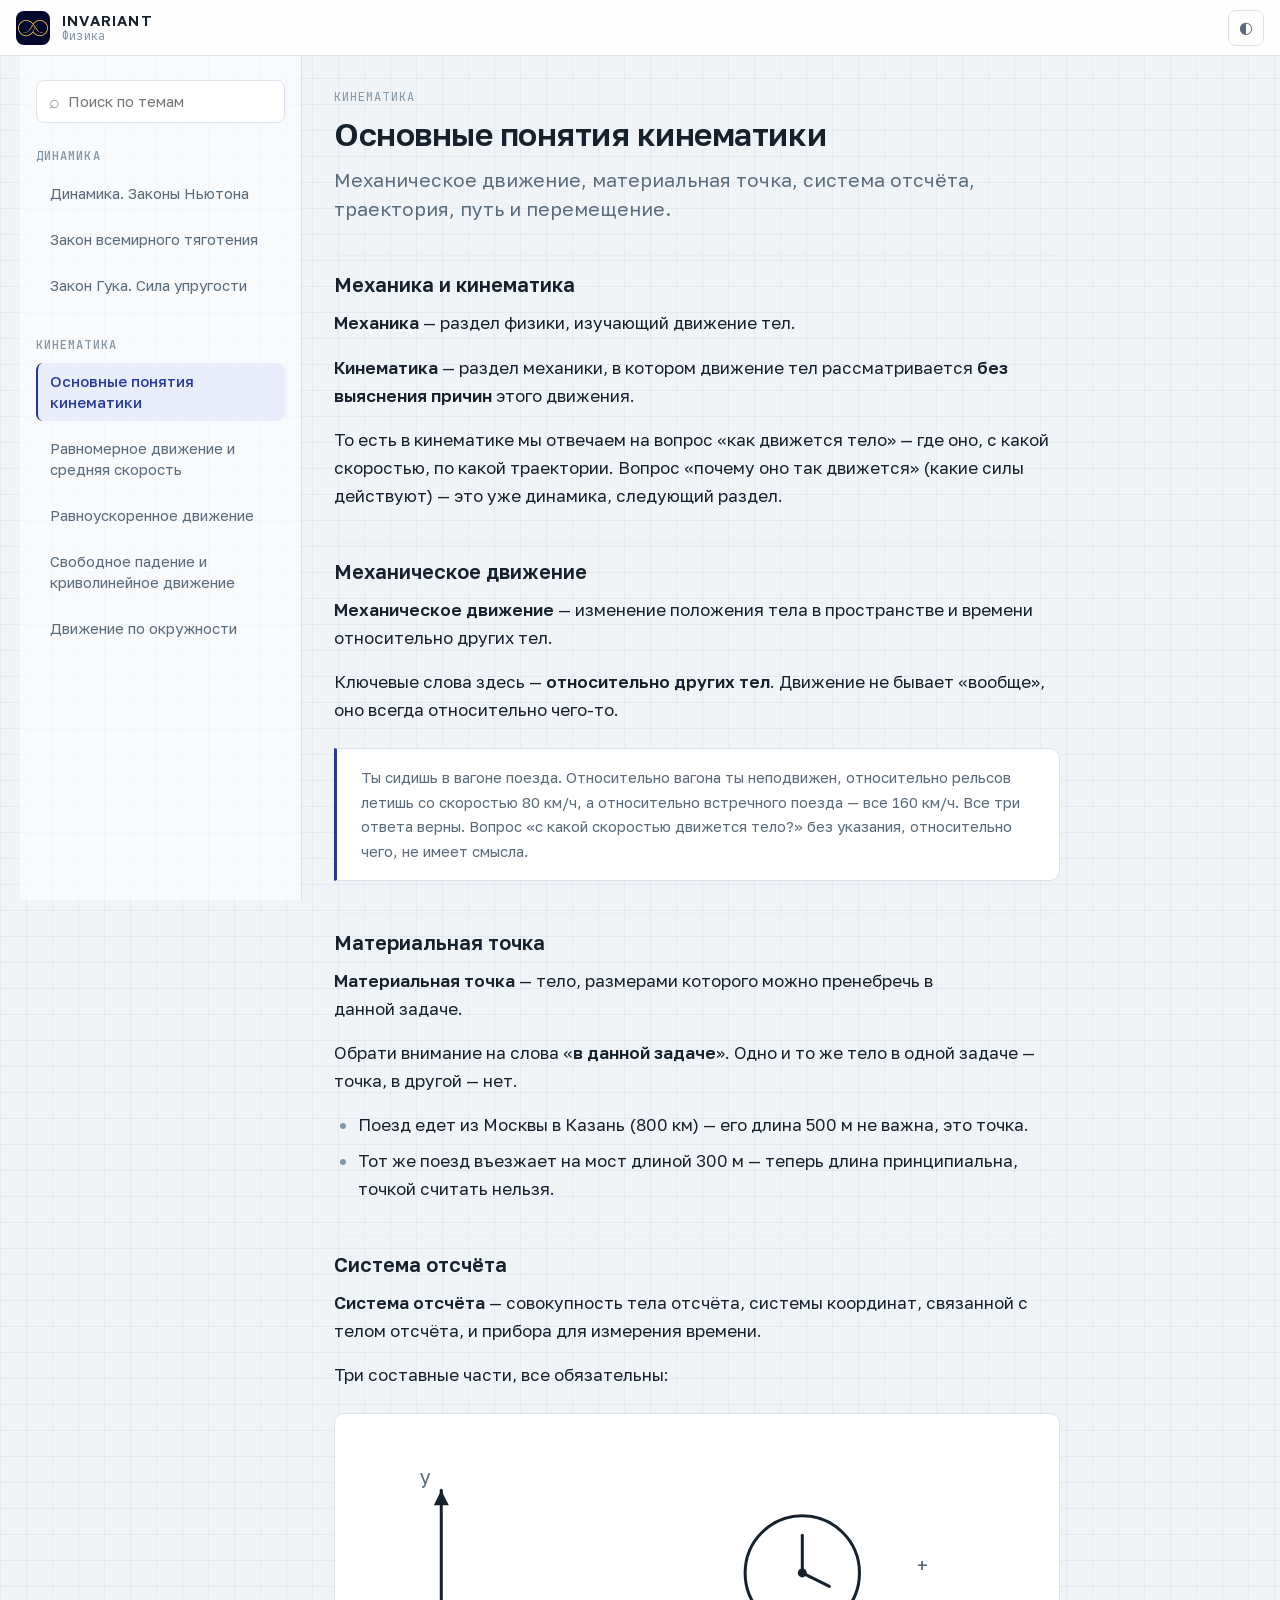
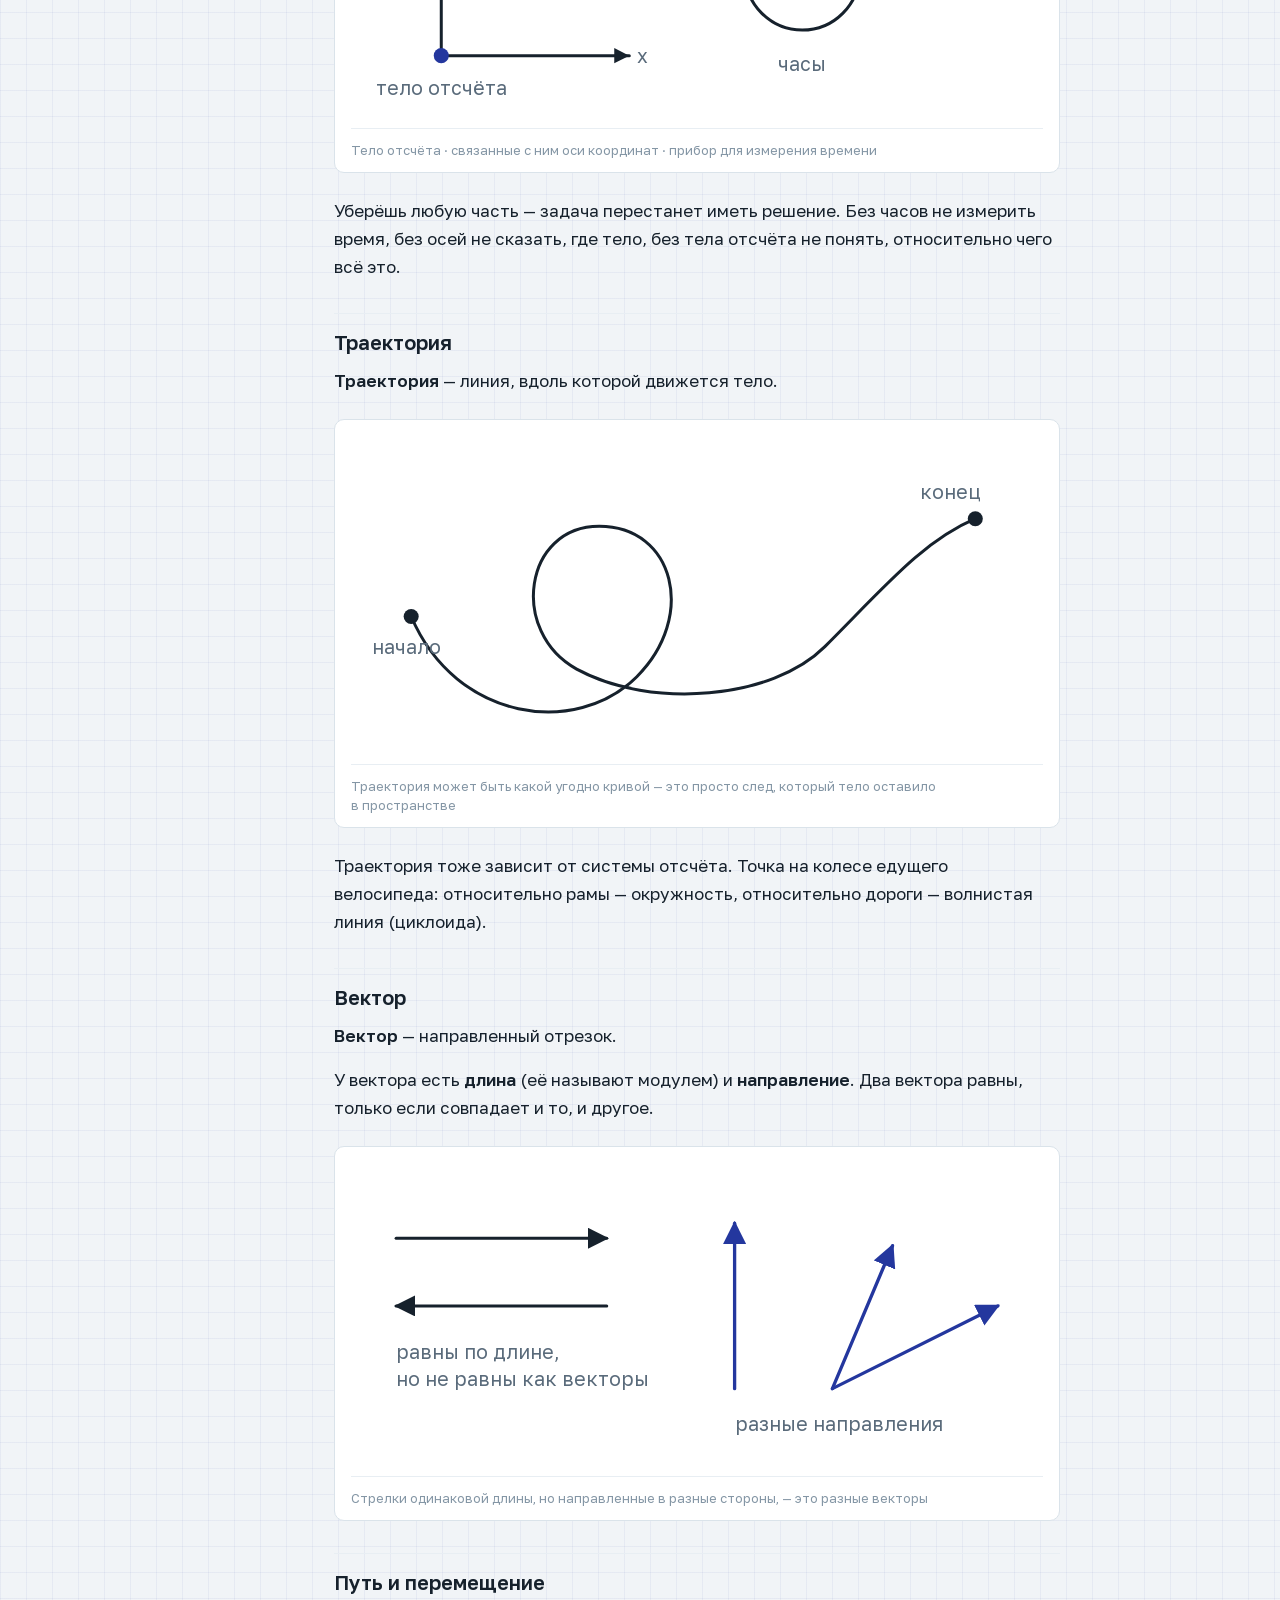
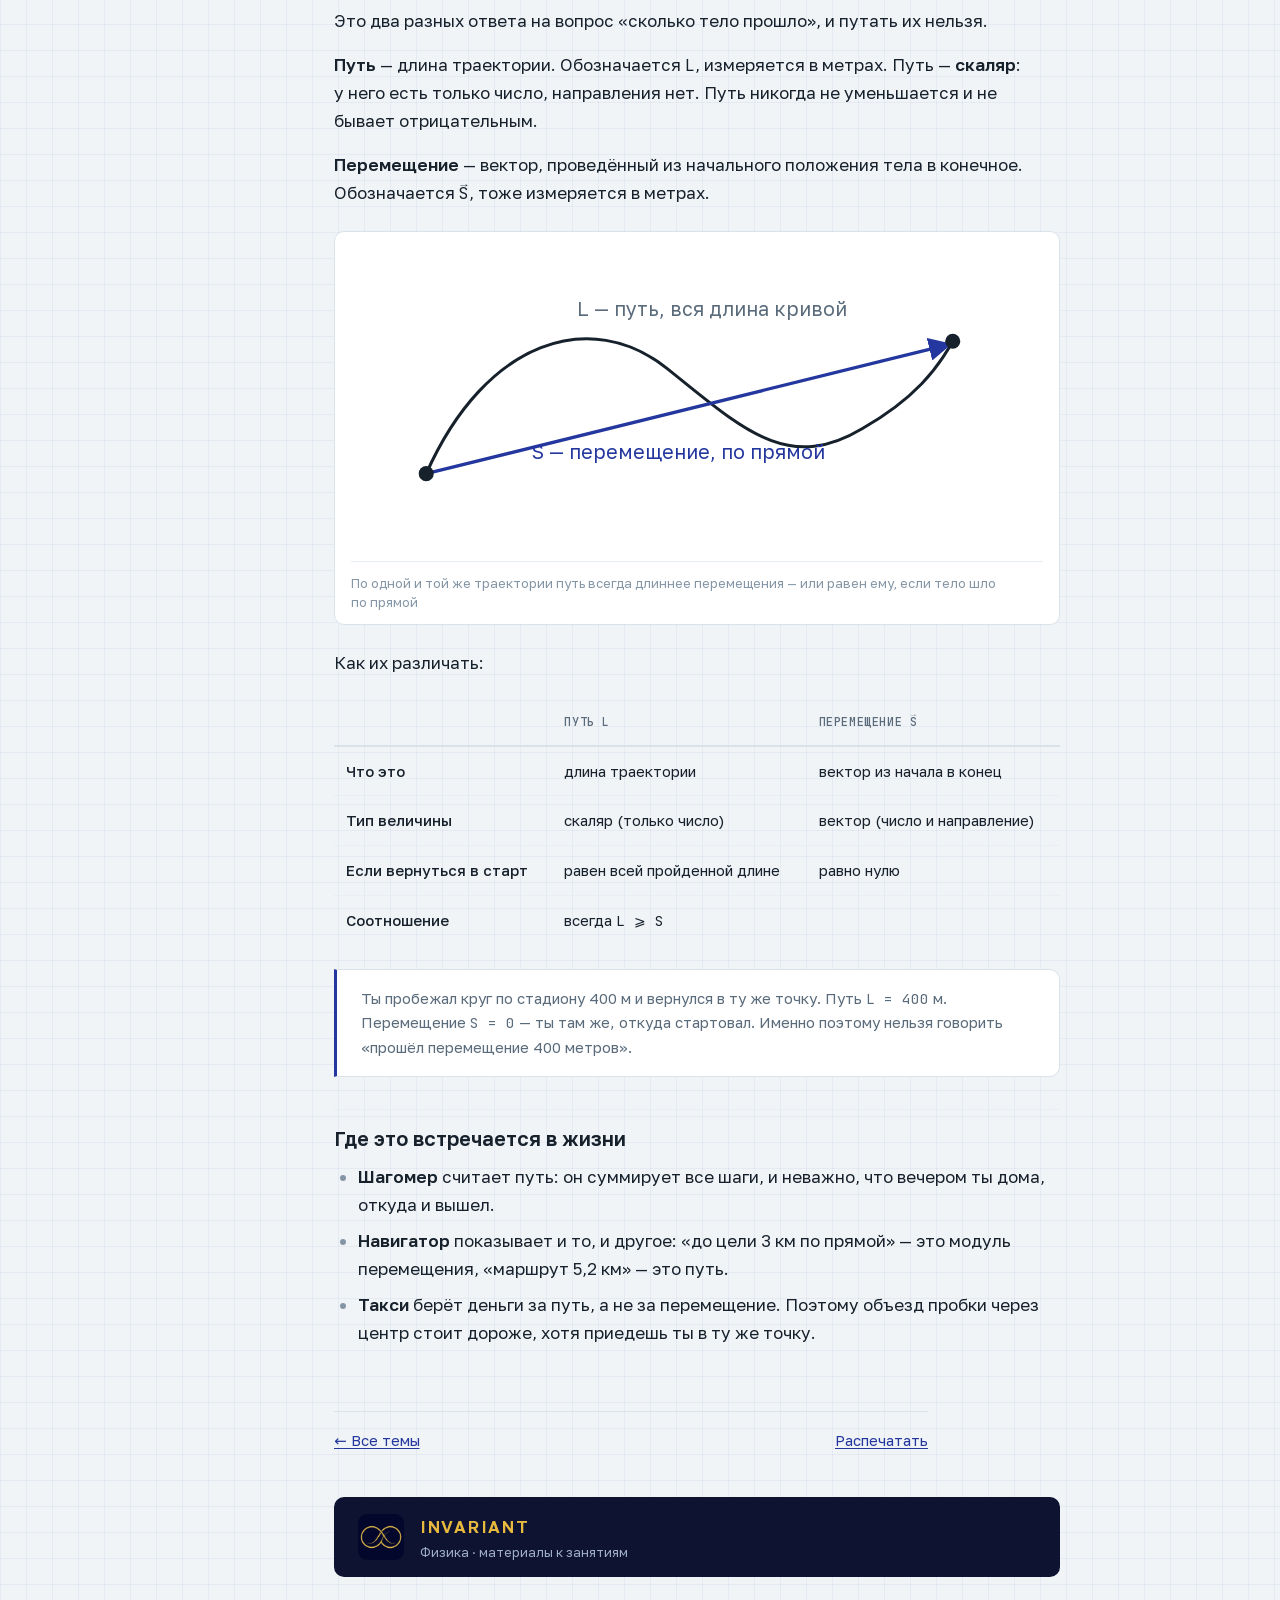
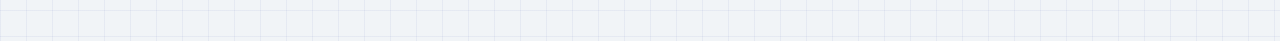
<file: docs/t/kinematika/osnovnye-ponyatiya.html>
<!doctype html>
<html lang="ru" class="">
<head>
<meta charset="utf-8">
<meta name="viewport" content="width=device-width, initial-scale=1">
<title>Основные понятия кинематики — INVARIANT</title>
<link rel="stylesheet" href="../../assets/fonts.css">
<link rel="stylesheet" href="../../assets/style.css">
<link rel="icon" href="../../assets/img/logo-mark.png">
<link rel="apple-touch-icon" href="../../assets/img/logo-mark.png">
<meta name="theme-color" content="#0d1330">
</head>
<body>
<header class="topbar">
<button class="icon-btn menu-btn" id="menu-btn" aria-label="Открыть список тем" aria-expanded="false">☰</button>
<a class="brand" href="../../index.html">
  <img class="brand-logo" src="../../assets/img/logo-mark.png" alt="" width="34" height="34">
  <span class="brand-text">INVARIANT<span class="brand-sub">Физика</span></span>
</a>
<div class="topbar-right">
<button class="icon-btn" id="theme-btn" aria-label="Сменить оформление">◐</button>
</div>
</header>
<div class="shell">
<nav class="sidebar" id="sidebar" aria-label="Разделы">
<div class="nav-inner">
<label class="search-box">
  <span class="search-icon" aria-hidden="true">⌕</span>
  <input type="search" id="nav-search" placeholder="Поиск по темам" autocomplete="off" aria-label="Поиск по темам">
</label>
<div id="nav-list"><div class="nav-group"><h3>Динамика</h3><ul><li><a href="../../t/dinamika/zakony-nyutona.html">Динамика. Законы Ньютона</a></li><li><a href="../../t/dinamika/zakon-vsemirnogo-tyagoteniya.html">Закон всемирного тяготения</a></li><li><a href="../../t/dinamika/zakon-guka.html">Закон Гука. Сила упругости</a></li></ul></div><div class="nav-group"><h3>Кинематика</h3><ul><li><a href="../../t/kinematika/osnovnye-ponyatiya.html" class="active">Основные понятия кинематики</a></li><li><a href="../../t/kinematika/srednyaya-skorost.html">Равномерное движение и средняя скорость</a></li><li><a href="../../t/kinematika/ravnouskorennoe-dvizhenie.html">Равноускоренное движение</a></li><li><a href="../../t/kinematika/svobodnoe-padenie-i-krivolineynoe-dvizhenie.html">Свободное падение и криволинейное движение</a></li><li><a href="../../t/kinematika/dvizhenie-po-okruzhnosti.html">Движение по окружности</a></li></ul></div></div>
<p class="nav-empty" id="nav-empty" hidden>Ничего не нашлось</p>
</div>
</nav>
<main class="content">
<article class="topic">
<p class="eyebrow">Кинематика</p>
<h1>Основные понятия кинематики</h1>
<p class="lede">Механическое движение, материальная точка, система отсчёта, траектория, путь и перемещение.</p>
<section class="theory"><h3 id="mehanika-i-kinematika">Механика и кинематика</h3><p><strong>Механика</strong> — раздел физики, изучающий движение тел.</p><p><strong>Кинематика</strong> — раздел механики, в котором движение тел рассматривается <strong>без выяснения причин</strong> этого движения.</p><p>То есть в кинематике мы отвечаем на вопрос «как движется тело» — где оно, с какой скоростью, по какой траектории. Вопрос «почему оно так движется» (какие силы действуют) — это уже динамика, следующий раздел.</p><h3 id="mehanicheskoe-dvizhenie">Механическое движение</h3><p><strong>Механическое движение</strong> — изменение положения тела в пространстве и времени относительно других тел.</p><p>Ключевые слова здесь — <strong>относительно других тел</strong>. Движение не бывает «вообще», оно всегда относительно чего-то.</p><aside class="note"><p>Ты сидишь в вагоне поезда. Относительно вагона ты неподвижен, относительно рельсов летишь со скоростью 80 км/ч, а относительно встречного поезда — все 160 км/ч. Все три ответа верны. Вопрос «с какой скоростью движется тело?» без указания, относительно чего, не имеет смысла.</p></aside><h3 id="materialnaya-tochka">Материальная точка</h3><p><strong>Материальная точка</strong> — тело, размерами которого можно пренебречь в данной задаче.</p><p>Обрати внимание на слова «<strong>в данной задаче</strong>». Одно и то же тело в одной задаче — точка, в другой — нет.</p><ul><li>Поезд едет из Москвы в Казань (800 км) — его длина 500 м не важна, это точка.</li><li>Тот же поезд въезжает на мост длиной 300 м — теперь длина принципиальна, точкой считать нельзя.</li></ul><h3 id="sistema-otscheta">Система отсчёта</h3><p><strong>Система отсчёта</strong> — совокупность тела отсчёта, системы координат, связанной с телом отсчёта, и прибора для измерения времени.</p><p>Три составные части, все обязательны:</p><figure class="fig">
<svg viewBox="0 0 460 190" role="img" aria-label="Три части системы отсчёта: тело отсчёта, оси координат и часы">
  <g class="fig-line">
    <line x1="60" y1="150" x2="60" y2="40"/>
    <line x1="60" y1="150" x2="185" y2="150"/>
    <path d="M60 40 l-5 10 h10 z" class="fig-fill"/>
    <path d="M185 150 l-10 -5 v10 z" class="fig-fill"/>
  </g>
  <g class="fig-accent">
    <circle cx="60" cy="150" r="5" class="fig-fill-accent"/>
  </g>
  <text class="fig-t" x="46" y="36">y</text>
  <text class="fig-t" x="190" y="155">x</text>
  <text class="fig-t fig-t-mid" x="60" y="176">тело отсчёта</text>

  <g class="fig-line">
    <circle cx="300" cy="95" r="38" fill="none"/>
    <line x1="300" y1="95" x2="300" y2="70"/>
    <line x1="300" y1="95" x2="318" y2="104"/>
    <circle cx="300" cy="95" r="3" class="fig-fill"/>
  </g>
  <text class="fig-t fig-t-mid" x="300" y="160">часы</text>
  <text class="fig-t fig-t-mid" x="380" y="95">+</text>
</svg>
<figcaption>Тело отсчёта · связанные с ним оси координат · прибор для измерения времени</figcaption>
</figure><p>Уберёшь любую часть — задача перестанет иметь решение. Без часов не измерить время, без осей не сказать, где тело, без тела отсчёта не понять, относительно чего всё это.</p><h3 id="traektoriya">Траектория</h3><p><strong>Траектория</strong> — линия, вдоль которой движется тело.</p><figure class="fig">
<svg viewBox="0 0 460 210" role="img" aria-label="Траектория — кривая линия от начальной точки до конечной">
  <path class="fig-line" d="M40 120 C 70 190, 150 200, 190 160 C 230 120, 215 60, 165 60
                            C 115 60, 105 130, 150 155 C 200 182, 280 175, 315 140
                            C 355 100, 380 70, 415 55" fill="none"/>
  <circle class="fig-fill" cx="40" cy="120" r="5"/>
  <circle class="fig-fill" cx="415" cy="55" r="5"/>
  <text class="fig-t" x="14" y="145">начало</text>
  <text class="fig-t" x="378" y="42">конец</text>
</svg>
<figcaption>Траектория может быть какой угодно кривой — это просто след, который тело оставило в пространстве</figcaption>
</figure><p>Траектория тоже зависит от системы отсчёта. Точка на колесе едущего велосипеда: относительно рамы — окружность, относительно дороги — волнистая линия (циклоида).</p><h3 id="vektor">Вектор</h3><p><strong>Вектор</strong> — направленный отрезок.</p><p>У вектора есть <strong>длина</strong> (её называют модулем) и <strong>направление</strong>. Два вектора равны, только если совпадает и то, и другое.</p><figure class="fig">
<svg viewBox="0 0 460 200" role="img" aria-label="Векторы: равные по длине, противоположные и разного направления">
  <defs>
    <marker id="ar" viewBox="0 0 10 10" refX="9" refY="5" markerWidth="7" markerHeight="7" orient="auto-start-reverse">
      <path d="M0 0 L10 5 L0 10 z" class="fig-fill"/>
    </marker>
    <marker id="ar-a" viewBox="0 0 10 10" refX="9" refY="5" markerWidth="7" markerHeight="7" orient="auto-start-reverse">
      <path d="M0 0 L10 5 L0 10 z" class="fig-fill-accent"/>
    </marker>
  </defs>

  <line class="fig-line" marker-end="url(#ar)" x1="30"  y1="50"  x2="170" y2="50"/>
  <line class="fig-line" marker-end="url(#ar)" x1="170" y1="95"  x2="30"  y2="95"/>
  <text class="fig-t" x="30" y="130">равны по длине,</text>
  <text class="fig-t" x="30" y="148">но не равны как векторы</text>

  <line class="fig-accent" marker-end="url(#ar-a)" x1="255" y1="150" x2="255" y2="40"/>
  <line class="fig-accent" marker-end="url(#ar-a)" x1="320" y1="150" x2="360" y2="55"/>
  <line class="fig-accent" marker-end="url(#ar-a)" x1="320" y1="150" x2="430" y2="95"/>
  <text class="fig-t" x="255" y="178">разные направления</text>
</svg>
<figcaption>Стрелки одинаковой длины, но направленные в разные стороны, — это разные векторы</figcaption>
</figure><h3 id="put-i-peremeschenie">Путь и перемещение</h3><p>Это два разных ответа на вопрос «сколько тело прошло», и путать их нельзя.</p><p><strong>Путь</strong> — длина траектории. Обозначается <span class="math">L</span>, измеряется в метрах. Путь — <strong>скаляр</strong>: у него есть только число, направления нет. Путь никогда не уменьшается и не бывает отрицательным.</p><p><strong>Перемещение</strong> — вектор, проведённый из начального положения тела в конечное. Обозначается <span class="math"><span class="m-vec">S</span></span>, тоже измеряется в метрах.</p><figure class="fig">
<svg viewBox="0 0 460 200" role="img" aria-label="Путь идёт по кривой траектории, перемещение — прямая стрелка из начала в конец">
  <defs>
    <marker id="ar-s" viewBox="0 0 10 10" refX="9" refY="5" markerWidth="7" markerHeight="7" orient="auto-start-reverse">
      <path d="M0 0 L10 5 L0 10 z" class="fig-fill-accent"/>
    </marker>
  </defs>
  <path class="fig-line" d="M50 150 C 90 60, 160 40, 210 80 C 260 120, 290 150, 340 120 C 375 100, 390 80, 400 62" fill="none"/>
  <line class="fig-accent" marker-end="url(#ar-s)" x1="50" y1="150" x2="398" y2="64"/>
  <circle class="fig-fill" cx="50" cy="150" r="5"/>
  <circle class="fig-fill" cx="400" cy="62" r="5"/>
  <text class="fig-t" x="150" y="45">L — путь, вся длина кривой</text>
  <text class="fig-t fig-t-accent" x="120" y="140">S — перемещение, по прямой</text>
</svg>
<figcaption>По одной и той же траектории путь всегда длиннее перемещения — или равен ему, если тело шло по прямой</figcaption>
</figure><p>Как их различать:</p><div class="table-wrap"><table><thead><tr><th></th><th>Путь <span class="math">L</span></th><th>Перемещение <span class="math"><span class="m-vec">S</span></span></th></tr></thead><tbody><tr><td>Что это</td><td>длина траектории</td><td>вектор из начала в конец</td></tr><tr><td>Тип величины</td><td>скаляр (только число)</td><td>вектор (число и направление)</td></tr><tr><td>Если вернуться в старт</td><td>равен всей пройденной длине</td><td>равно нулю</td></tr><tr><td>Соотношение</td><td>всегда <span class="math">L ⩾ S</span></td><td></td></tr></tbody></table></div><aside class="note"><p>Ты пробежал круг по стадиону 400 м и вернулся в ту же точку. Путь <span class="math">L = 400</span> м. Перемещение <span class="math">S = 0</span> — ты там же, откуда стартовал. Именно поэтому нельзя говорить «прошёл перемещение 400 метров».</p></aside><h3 id="gde-eto-vstrechaetsya-v-zhizni">Где это встречается в жизни</h3><ul><li><strong>Шагомер</strong> считает путь: он суммирует все шаги, и неважно, что вечером ты дома, откуда и вышел.</li><li><strong>Навигатор</strong> показывает и то, и другое: «до цели 3 км по прямой» — это модуль перемещения, «маршрут 5,2 км» — это путь.</li><li><strong>Такси</strong> берёт деньги за путь, а не за перемещение. Поэтому объезд пробки через центр стоит дороже, хотя приедешь ты в ту же точку.</li></ul></section>


</article>
<footer class="page-foot">
<a href="../../index.html">← Все темы</a>
<button class="link-btn" id="print-btn">Распечатать</button>
</footer>
<aside class="signature">
<img class="sig-logo" src="../../assets/img/logo-mark.png" alt="" width="46" height="46">
<div class="sig-text">
  <span class="sig-name">INVARIANT</span>
  <span class="sig-sub">Физика · материалы к занятиям</span>
</div>
</aside>
</main>
</div>
<div class="scrim" id="scrim" hidden></div>
<script src="../../assets/app.js"></script>
</body>
</html>
</file>
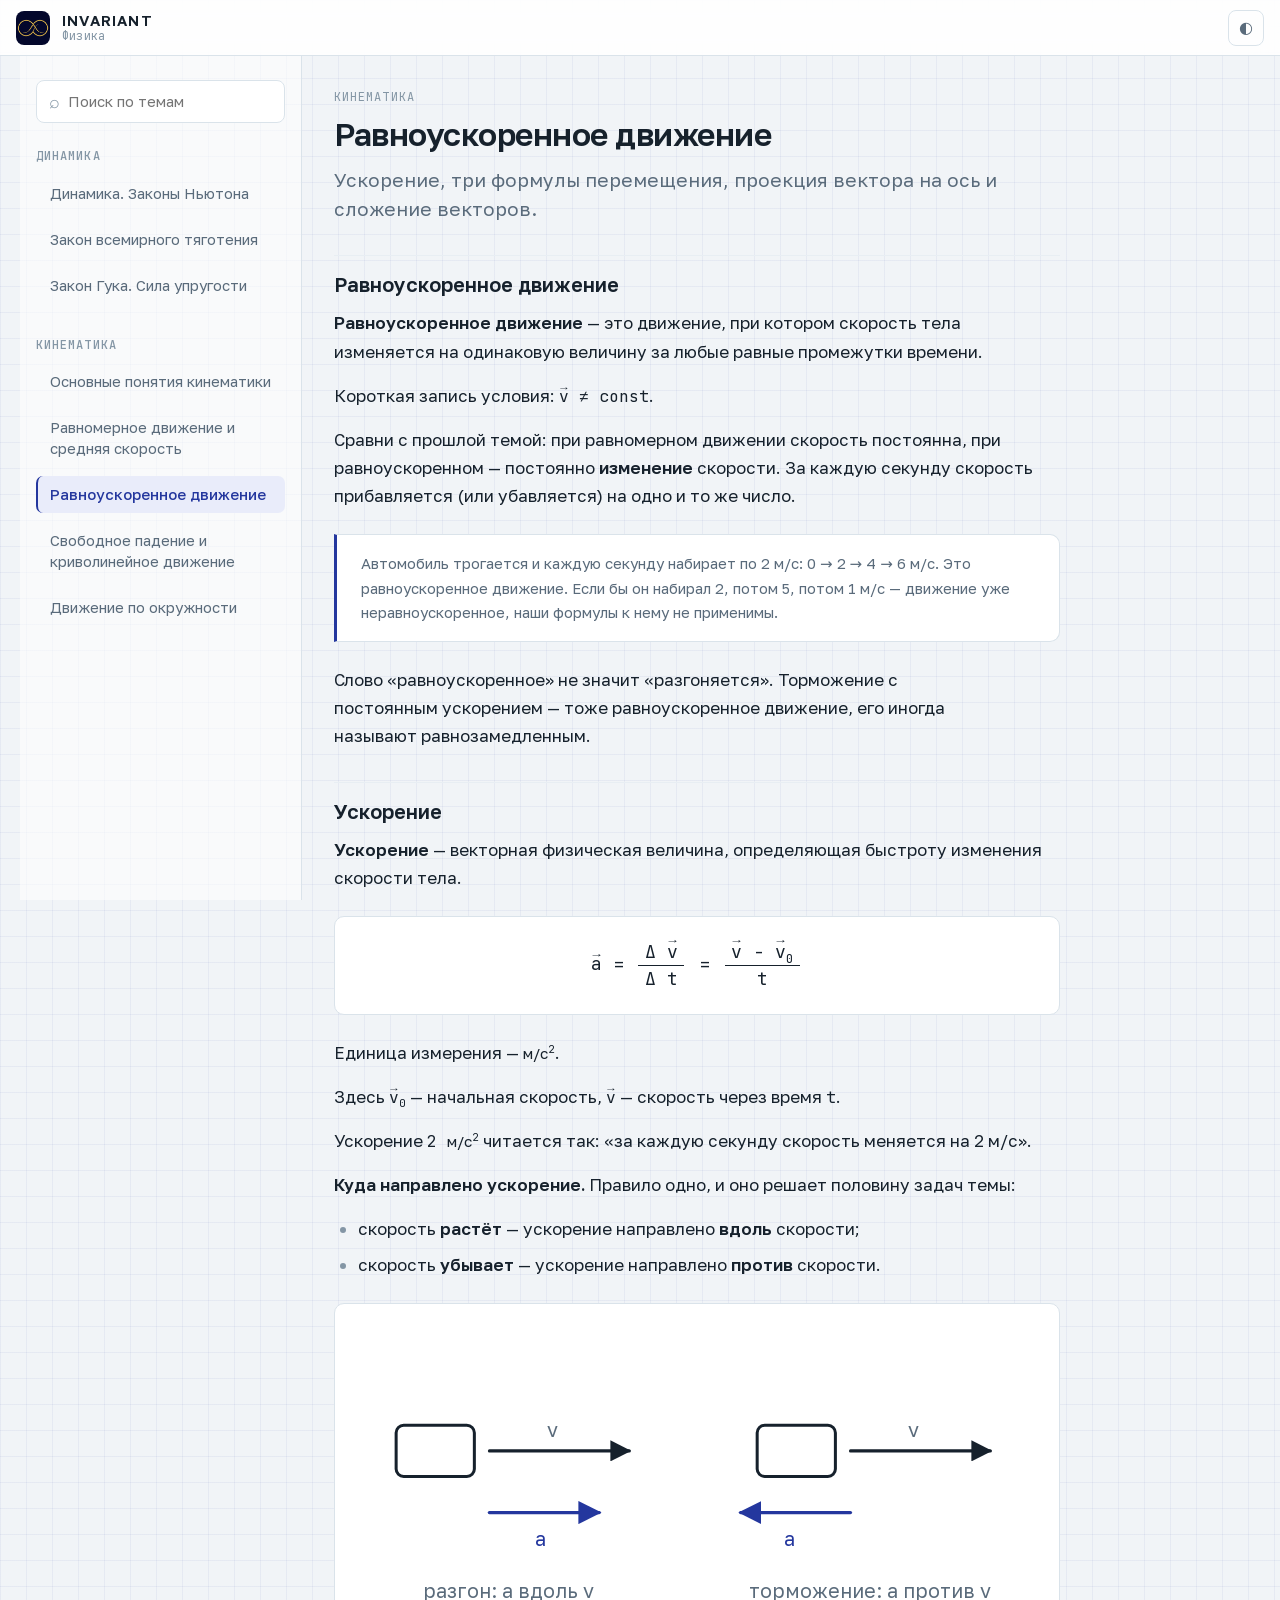
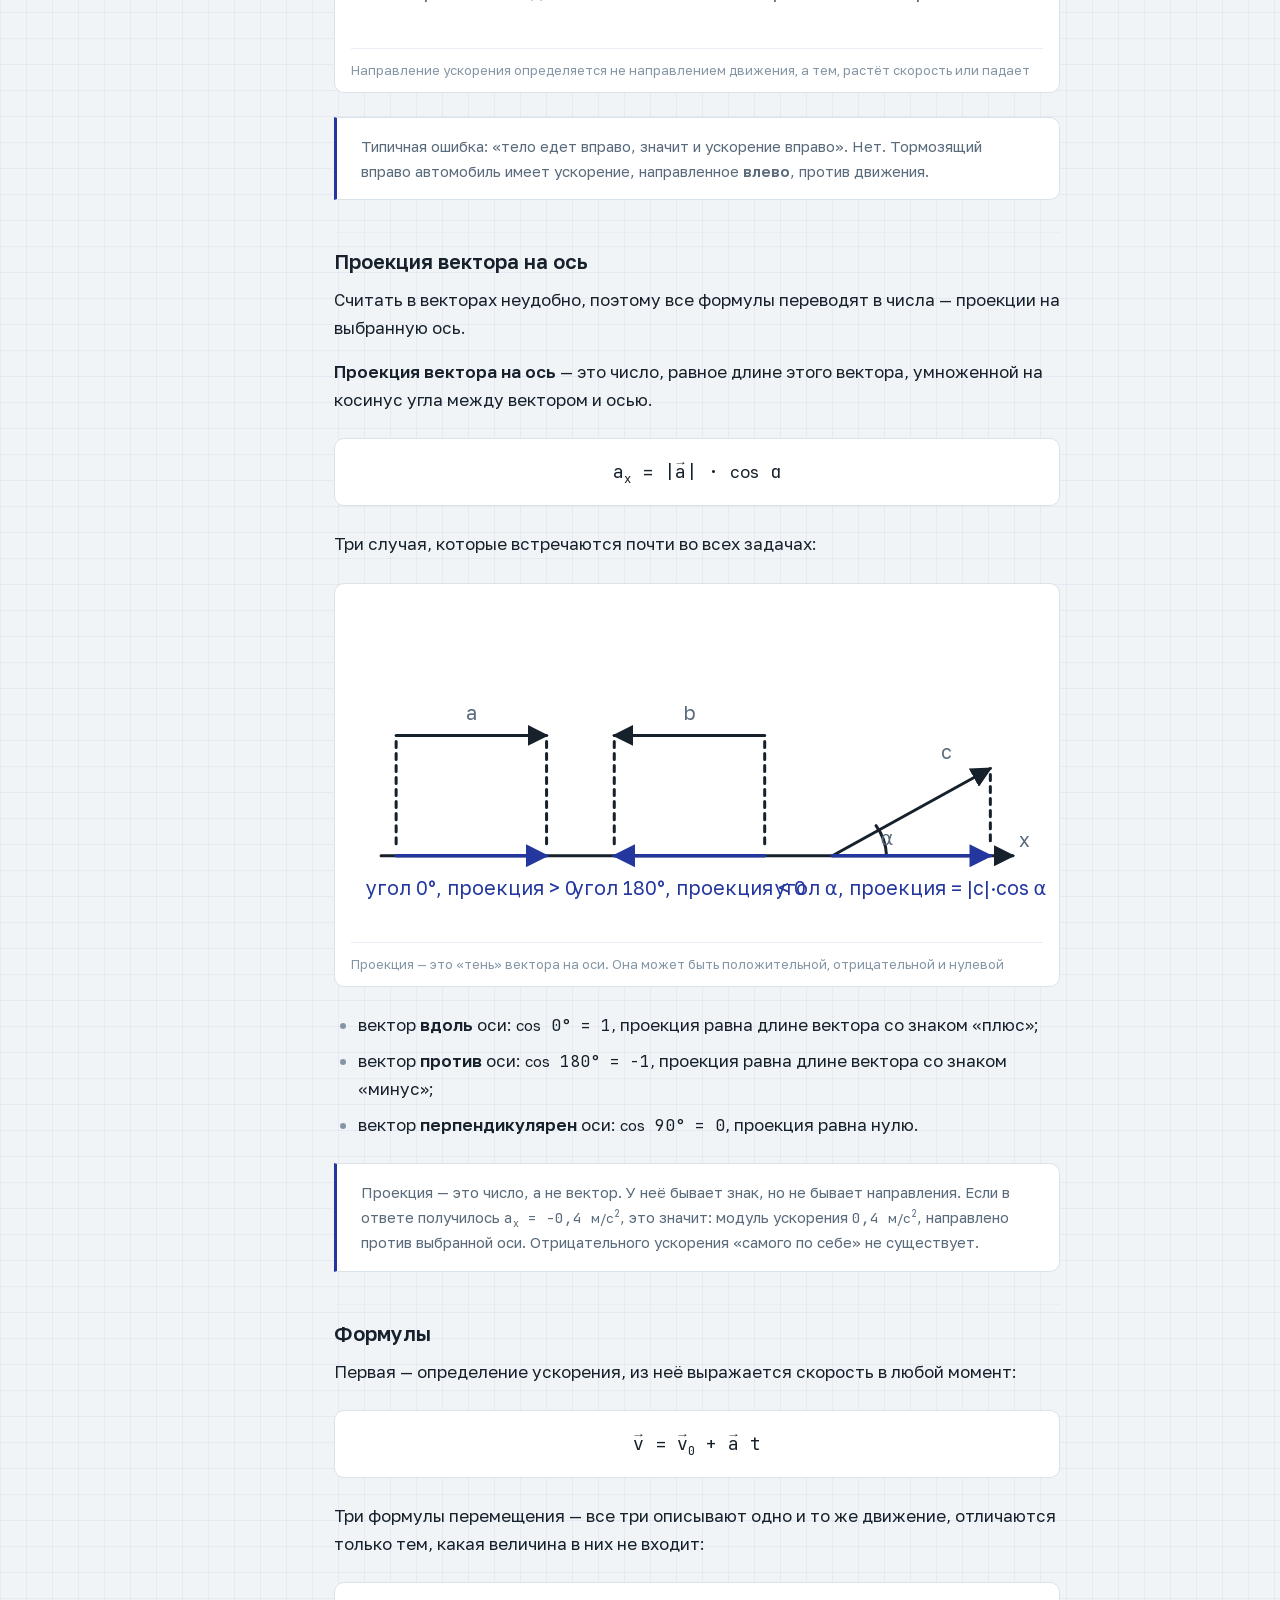
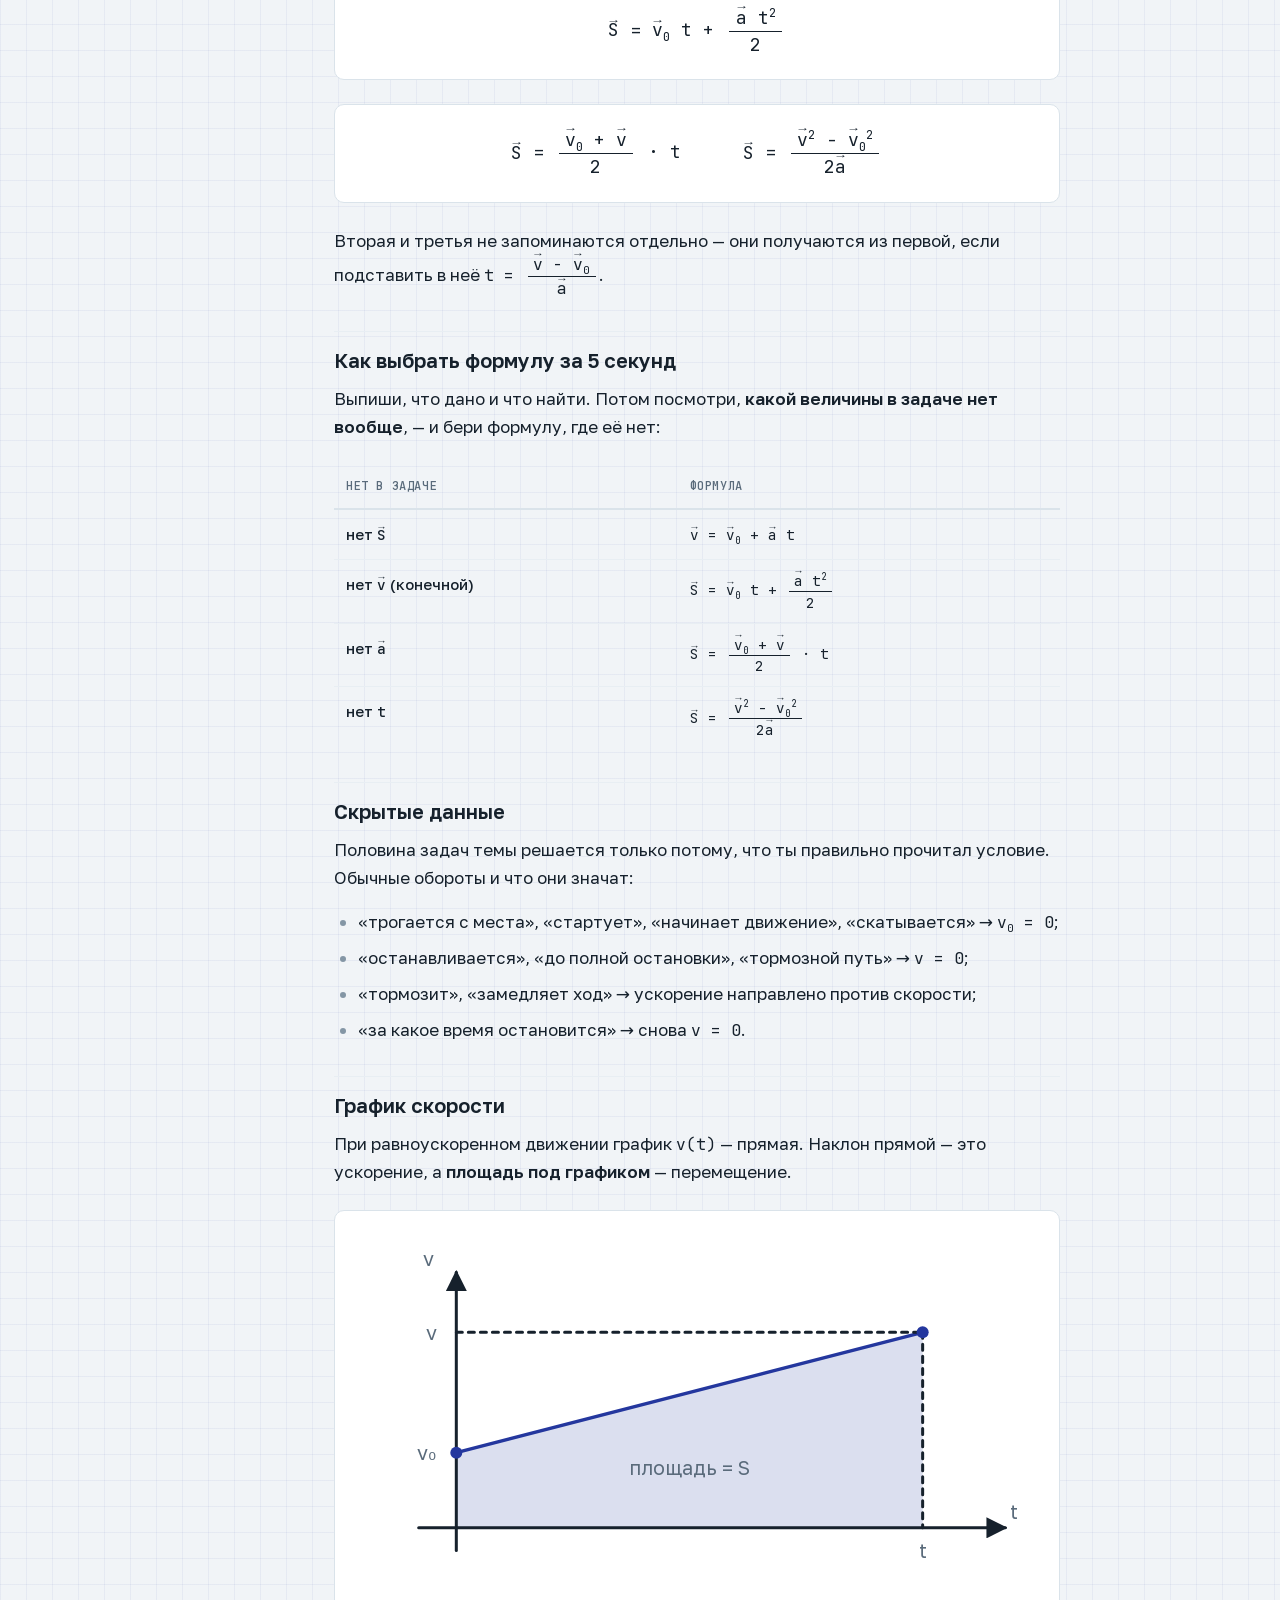
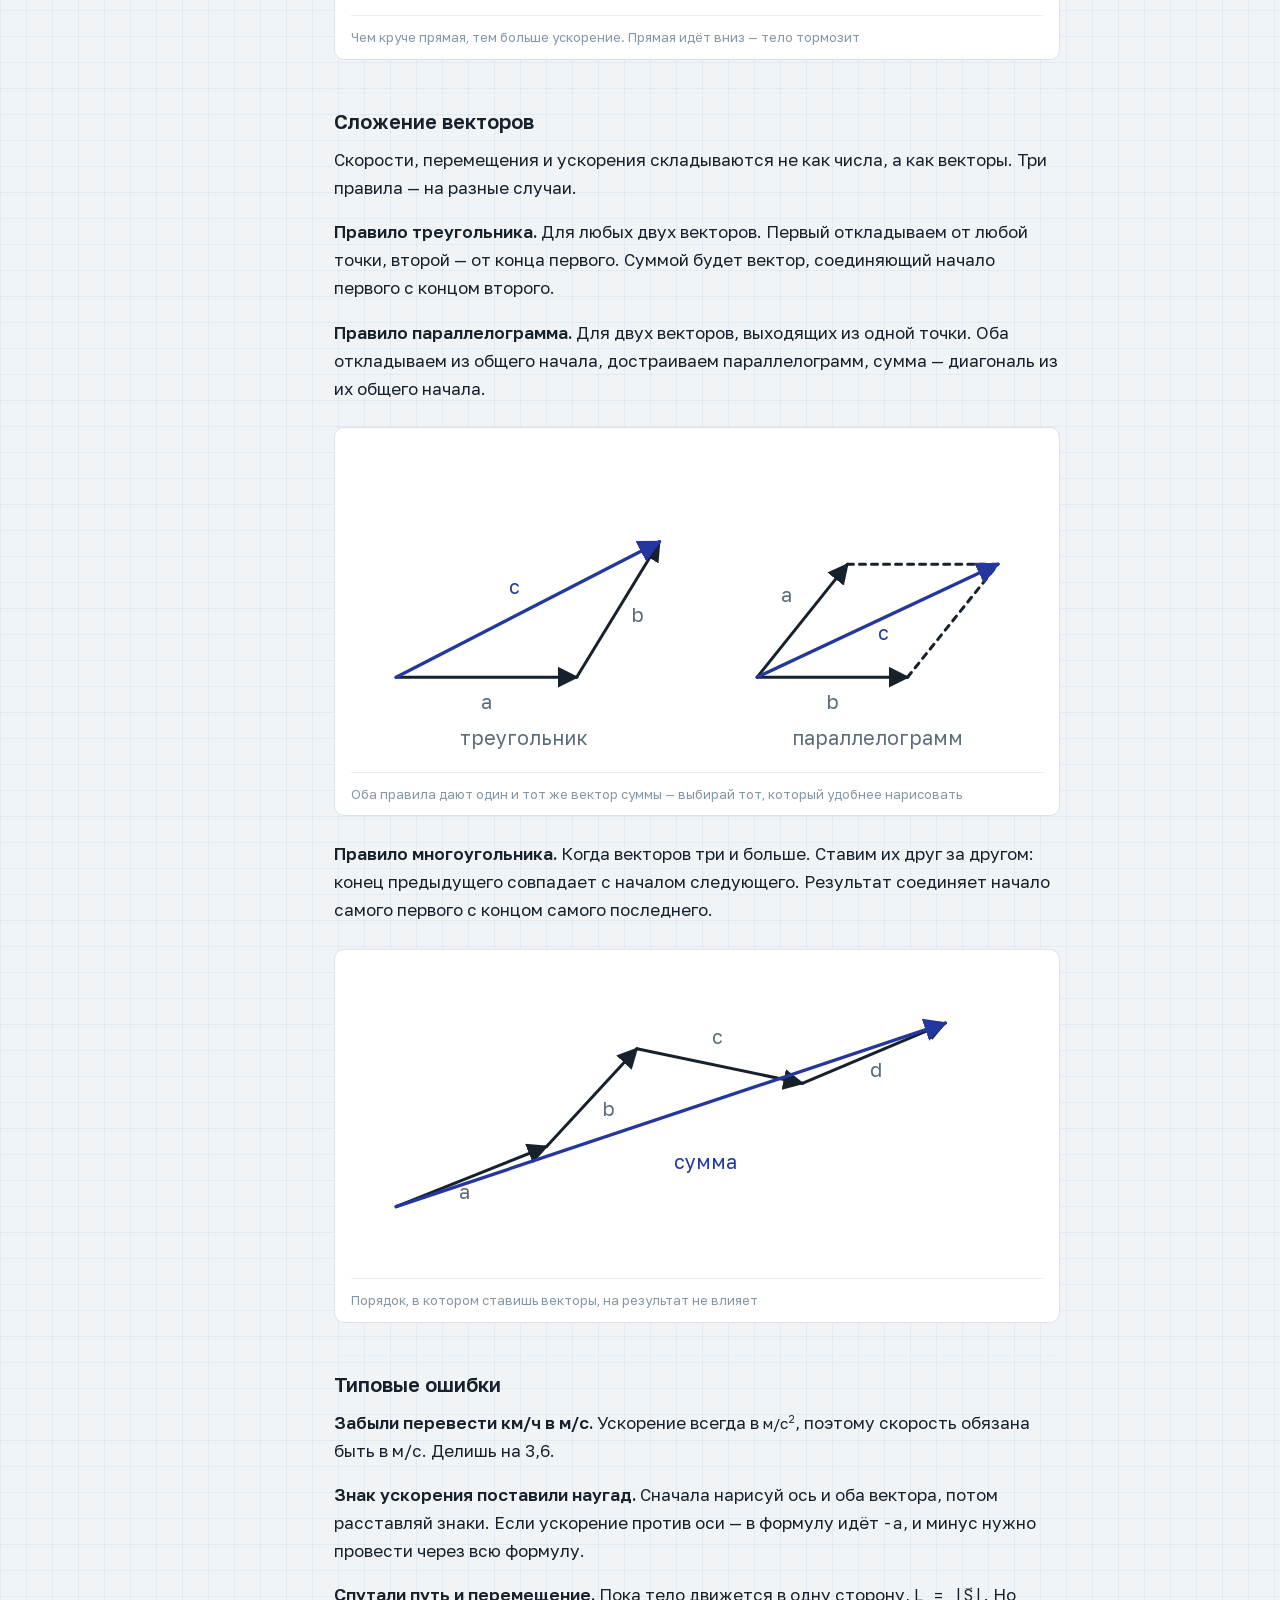
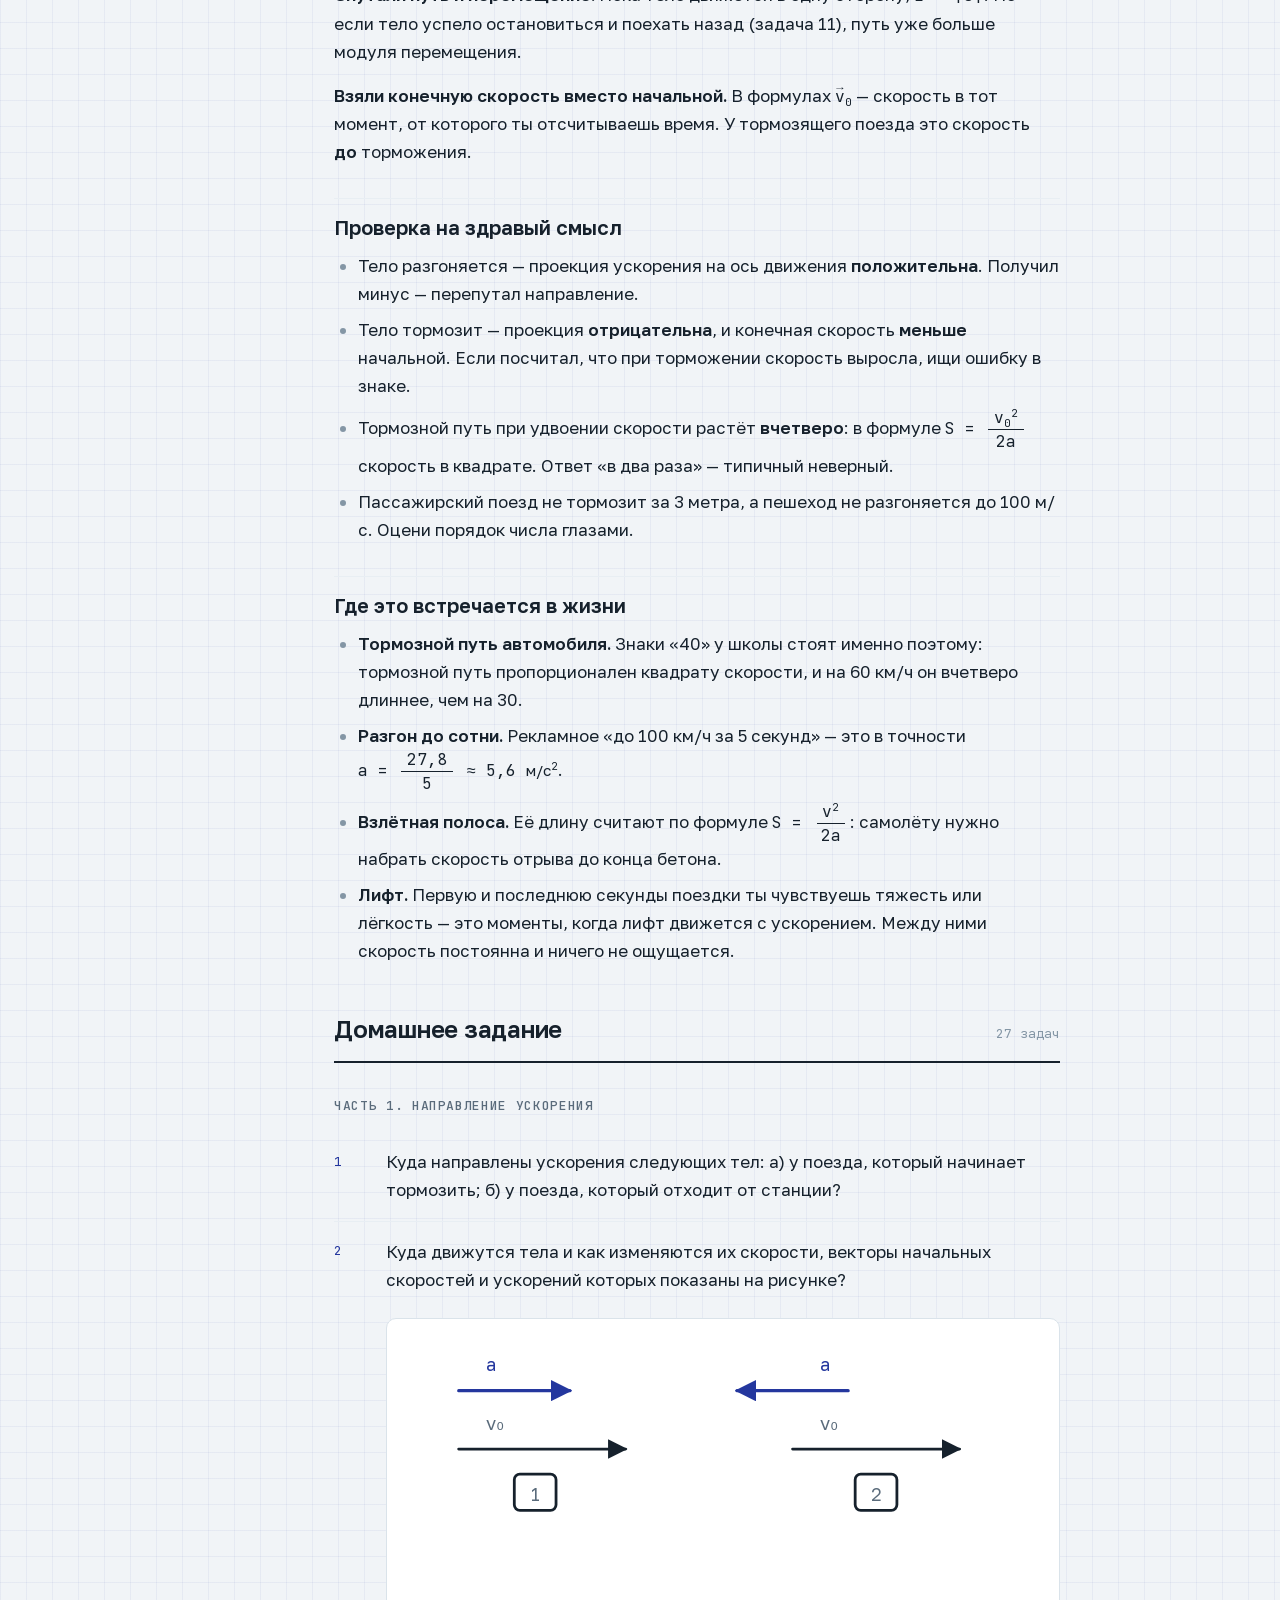
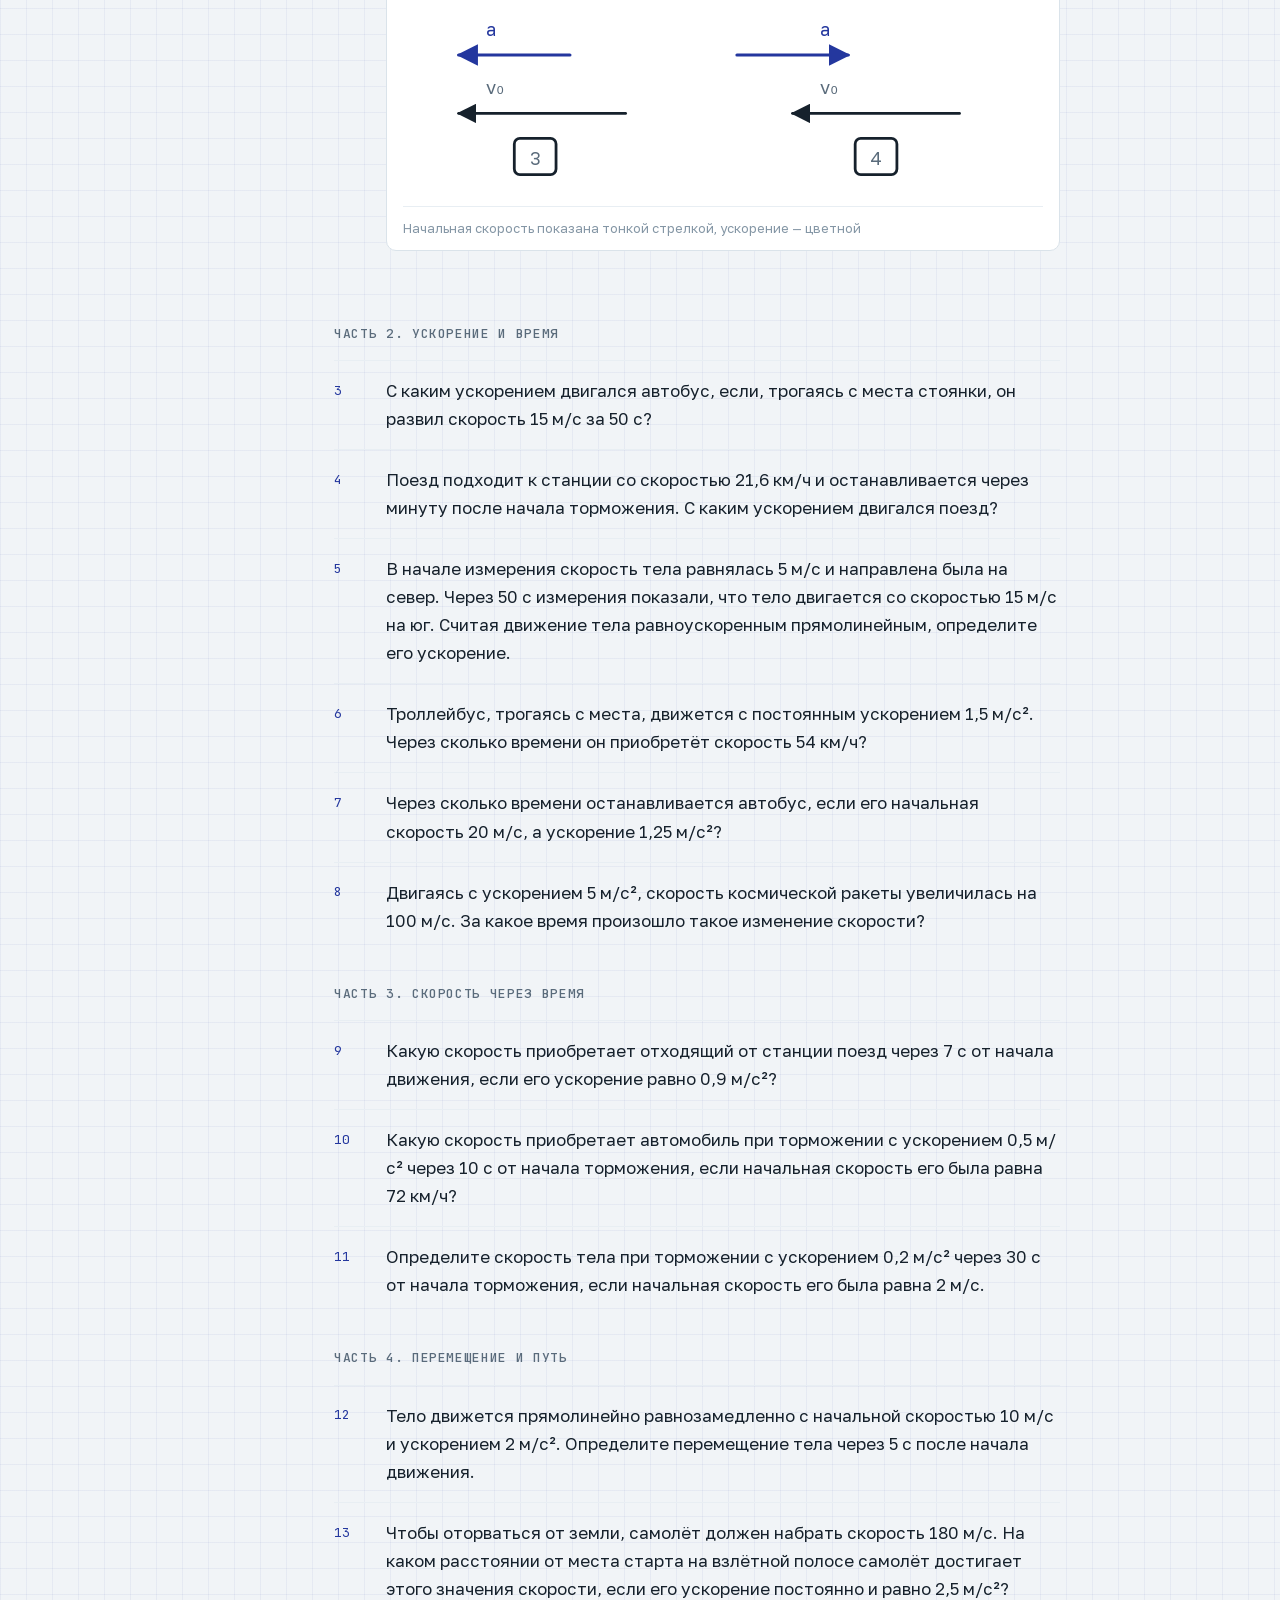
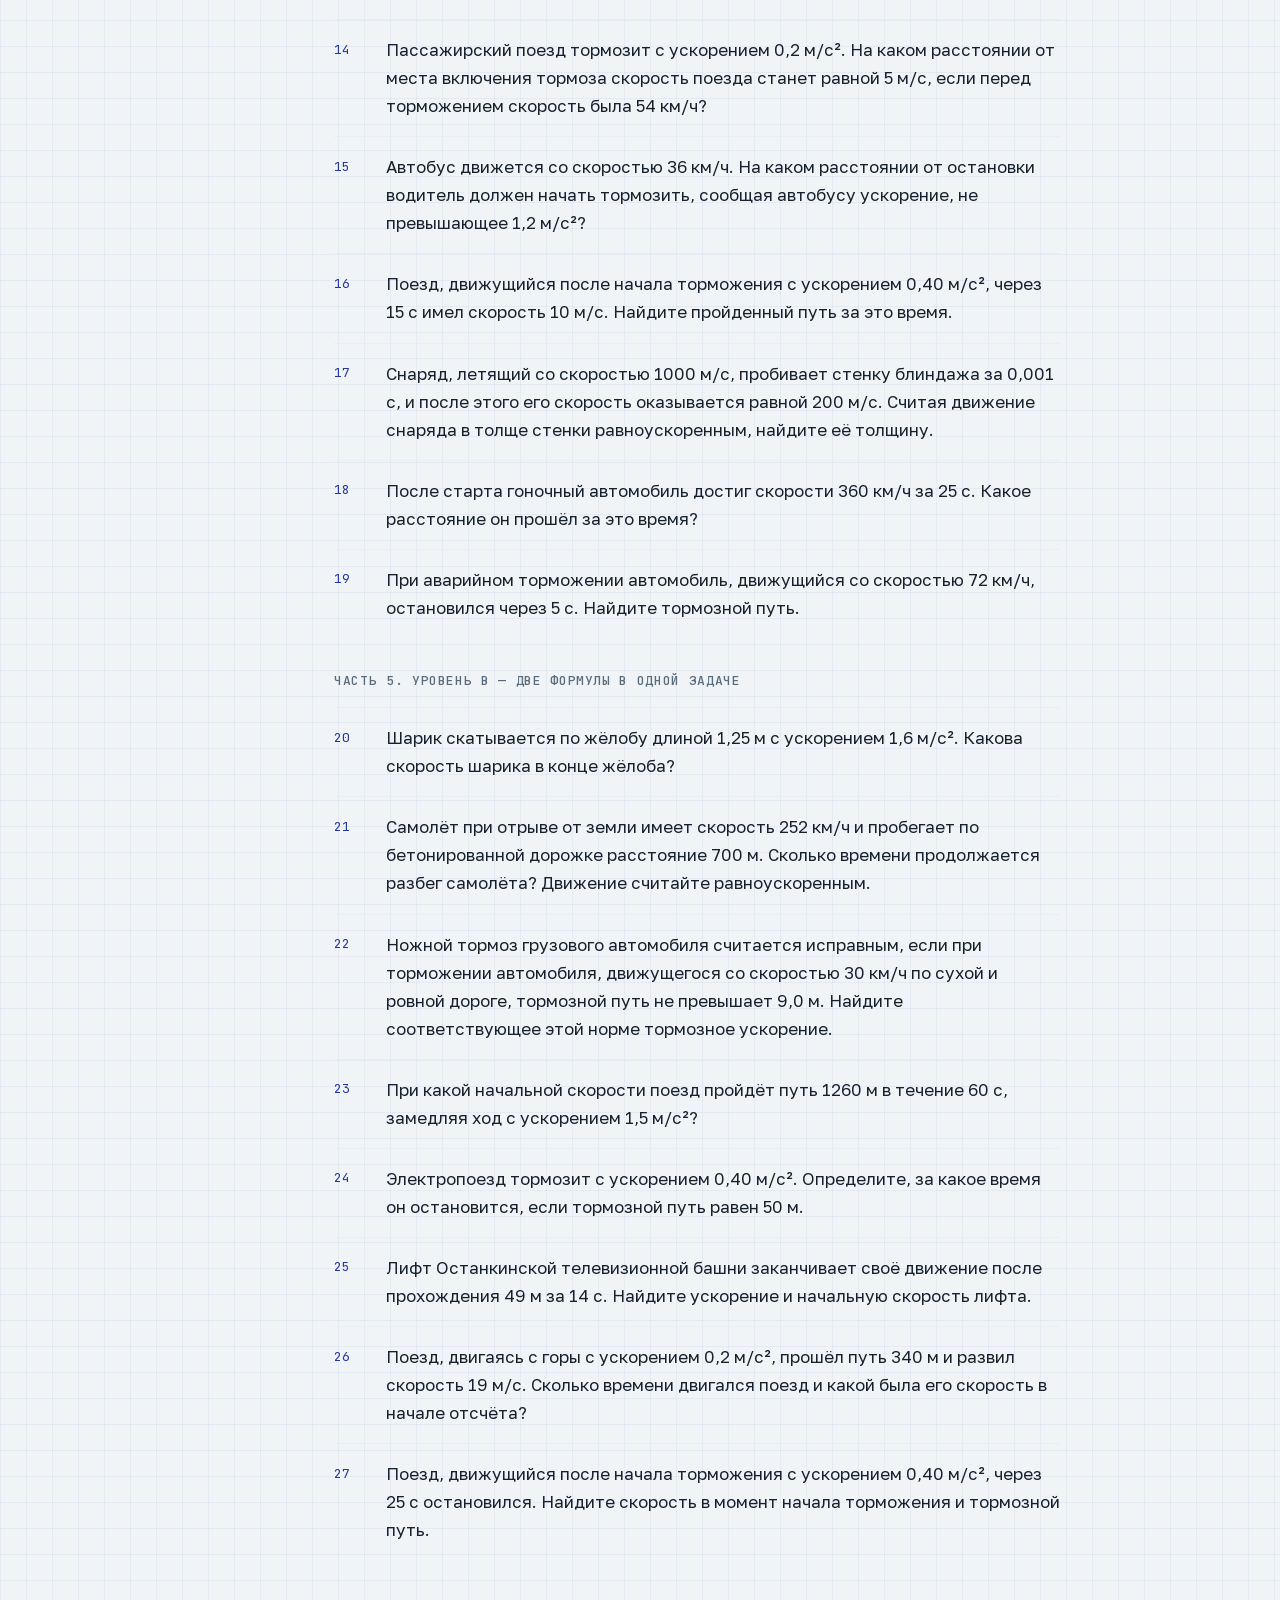
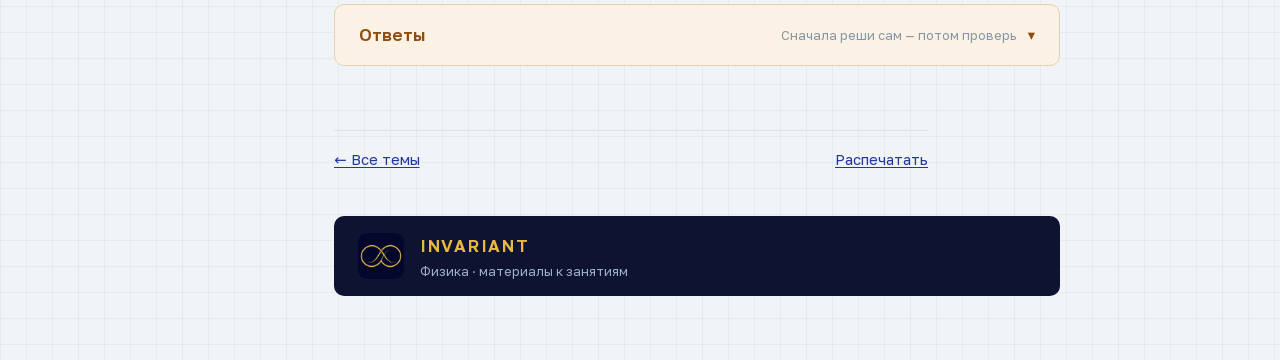
<file: docs/t/kinematika/ravnouskorennoe-dvizhenie.html>
<!doctype html>
<html lang="ru" class="">
<head>
<meta charset="utf-8">
<meta name="viewport" content="width=device-width, initial-scale=1">
<title>Равноускоренное движение — INVARIANT</title>
<link rel="stylesheet" href="../../assets/fonts.css">
<link rel="stylesheet" href="../../assets/style.css">
<link rel="icon" href="../../assets/img/logo-mark.png">
<link rel="apple-touch-icon" href="../../assets/img/logo-mark.png">
<meta name="theme-color" content="#0d1330">
</head>
<body>
<header class="topbar">
<button class="icon-btn menu-btn" id="menu-btn" aria-label="Открыть список тем" aria-expanded="false">☰</button>
<a class="brand" href="../../index.html">
  <img class="brand-logo" src="../../assets/img/logo-mark.png" alt="" width="34" height="34">
  <span class="brand-text">INVARIANT<span class="brand-sub">Физика</span></span>
</a>
<div class="topbar-right">
<button class="icon-btn" id="theme-btn" aria-label="Сменить оформление">◐</button>
</div>
</header>
<div class="shell">
<nav class="sidebar" id="sidebar" aria-label="Разделы">
<div class="nav-inner">
<label class="search-box">
  <span class="search-icon" aria-hidden="true">⌕</span>
  <input type="search" id="nav-search" placeholder="Поиск по темам" autocomplete="off" aria-label="Поиск по темам">
</label>
<div id="nav-list"><div class="nav-group"><h3>Динамика</h3><ul><li><a href="../../t/dinamika/zakony-nyutona.html">Динамика. Законы Ньютона</a></li><li><a href="../../t/dinamika/zakon-vsemirnogo-tyagoteniya.html">Закон всемирного тяготения</a></li><li><a href="../../t/dinamika/zakon-guka.html">Закон Гука. Сила упругости</a></li></ul></div><div class="nav-group"><h3>Кинематика</h3><ul><li><a href="../../t/kinematika/osnovnye-ponyatiya.html">Основные понятия кинематики</a></li><li><a href="../../t/kinematika/srednyaya-skorost.html">Равномерное движение и средняя скорость</a></li><li><a href="../../t/kinematika/ravnouskorennoe-dvizhenie.html" class="active">Равноускоренное движение</a></li><li><a href="../../t/kinematika/svobodnoe-padenie-i-krivolineynoe-dvizhenie.html">Свободное падение и криволинейное движение</a></li><li><a href="../../t/kinematika/dvizhenie-po-okruzhnosti.html">Движение по окружности</a></li></ul></div></div>
<p class="nav-empty" id="nav-empty" hidden>Ничего не нашлось</p>
</div>
</nav>
<main class="content">
<article class="topic">
<p class="eyebrow">Кинематика</p>
<h1>Равноускоренное движение</h1>
<p class="lede">Ускорение, три формулы перемещения, проекция вектора на ось и сложение векторов.</p>
<section class="theory"><h3 id="ravnouskorennoe-dvizhenie">Равноускоренное движение</h3><p><strong>Равноускоренное движение</strong> — это движение, при котором скорость тела изменяется на одинаковую величину за любые равные промежутки времени.</p><p>Короткая запись условия: <span class="math"><span class="m-vec">v</span> ≠ const</span>.</p><p>Сравни с прошлой темой: при равномерном движении скорость постоянна, при равноускоренном — постоянно <strong>изменение</strong> скорости. За каждую секунду скорость прибавляется (или убавляется) на одно и то же число.</p><aside class="note"><p>Автомобиль трогается и каждую секунду набирает по 2 м/с: 0 → 2 → 4 → 6 м/с. Это равноускоренное движение. Если бы он набирал 2, потом 5, потом 1 м/с — движение уже неравноускоренное, наши формулы к нему не применимы.</p></aside><p>Слово «равноускоренное» не значит «разгоняется». Торможение с постоянным ускорением — тоже равноускоренное движение, его иногда называют равнозамедленным.</p><h3 id="uskorenie">Ускорение</h3><p><strong>Ускорение</strong> — векторная физическая величина, определяющая быстроту изменения скорости тела.</p><div class="math-block"><span class="m-vec">a</span> = <span class="m-frac"><span class="m-num">Δ <span class="m-vec">v</span></span><span class="m-den">Δ t</span></span> = <span class="m-frac"><span class="m-num"><span class="m-vec">v</span> - <span class="m-vec">v</span><sub>0</sub></span><span class="m-den">t</span></span></div><p>Единица измерения — <span class="math"><span class="m-text">м/с</span><sup>2</sup></span>.</p><p>Здесь <span class="math"><span class="m-vec">v</span><sub>0</sub></span> — начальная скорость, <span class="math"><span class="m-vec">v</span></span> — скорость через время <span class="math">t</span>.</p><p>Ускорение <span class="math">2 <span class="m-text">м/с</span><sup>2</sup></span> читается так: «за каждую секунду скорость меняется на 2 м/с».</p><p><strong>Куда направлено ускорение.</strong> Правило одно, и оно решает половину задач темы:</p><ul><li>скорость <strong>растёт</strong> — ускорение направлено <strong>вдоль</strong> скорости;</li><li>скорость <strong>убывает</strong> — ускорение направлено <strong>против</strong> скорости.</li></ul><figure class="fig">
<svg viewBox="0 0 460 210" role="img" aria-label="Разгон: ускорение вдоль скорости. Торможение: ускорение против скорости">
  <defs>
    <marker id="ar-uskor" viewBox="0 0 10 10" refX="9" refY="5" markerWidth="7" markerHeight="7" orient="auto-start-reverse">
      <path d="M0 0 L10 5 L0 10 z" class="fig-fill"/>
    </marker>
    <marker id="ar-uskor-a" viewBox="0 0 10 10" refX="9" refY="5" markerWidth="7" markerHeight="7" orient="auto-start-reverse">
      <path d="M0 0 L10 5 L0 10 z" class="fig-fill-accent"/>
    </marker>
  </defs>

  <rect class="fig-line" x="30" y="70" width="52" height="34" rx="5"/>
  <line class="fig-line" x1="92" y1="87" x2="185" y2="87" marker-end="url(#ar-uskor)"/>
  <text class="fig-t" x="130" y="78">v</text>
  <line class="fig-accent" x1="92" y1="128" x2="165" y2="128" marker-end="url(#ar-uskor-a)"/>
  <text class="fig-t fig-t-accent" x="122" y="150">a</text>
  <text class="fig-t fig-t-mid" x="105" y="185">разгон: a вдоль v</text>

  <rect class="fig-line" x="270" y="70" width="52" height="34" rx="5"/>
  <line class="fig-line" x1="332" y1="87" x2="425" y2="87" marker-end="url(#ar-uskor)"/>
  <text class="fig-t" x="370" y="78">v</text>
  <line class="fig-accent" x1="332" y1="128" x2="259" y2="128" marker-end="url(#ar-uskor-a)"/>
  <text class="fig-t fig-t-accent" x="288" y="150">a</text>
  <text class="fig-t fig-t-mid" x="345" y="185">торможение: a против v</text>
</svg>
<figcaption>Направление ускорения определяется не направлением движения, а тем, растёт скорость или падает</figcaption>
</figure><aside class="note"><p>Типичная ошибка: «тело едет вправо, значит и ускорение вправо». Нет. Тормозящий вправо автомобиль имеет ускорение, направленное <strong>влево</strong>, против движения.</p></aside><h3 id="proektsiya-vektora-na-os">Проекция вектора на ось</h3><p>Считать в векторах неудобно, поэтому все формулы переводят в числа — проекции на выбранную ось.</p><p><strong>Проекция вектора на ось</strong> — это число, равное длине этого вектора, умноженной на косинус угла между вектором и осью.</p><div class="math-block">a<sub>x</sub> = |<span class="m-vec">a</span>| · <span class="m-text">cos</span> α</div><p>Три случая, которые встречаются почти во всех задачах:</p><figure class="fig">
<svg viewBox="0 0 460 220" role="img" aria-label="Проекция вектора на ось: вдоль оси, против оси и под углом">
  <defs>
    <marker id="ar-proj" viewBox="0 0 10 10" refX="9" refY="5" markerWidth="7" markerHeight="7" orient="auto-start-reverse">
      <path d="M0 0 L10 5 L0 10 z" class="fig-fill"/>
    </marker>
    <marker id="ar-proj-a" viewBox="0 0 10 10" refX="9" refY="5" markerWidth="7" markerHeight="7" orient="auto-start-reverse">
      <path d="M0 0 L10 5 L0 10 z" class="fig-fill-accent"/>
    </marker>
  </defs>

  <line class="fig-line" x1="20" y1="170" x2="440" y2="170" marker-end="url(#ar-proj)"/>
  <text class="fig-t" x="444" y="164">x</text>

  <line class="fig-line" x1="30" y1="90" x2="130" y2="90" marker-end="url(#ar-proj)"/>
  <text class="fig-t fig-t-mid" x="80" y="80">a</text>
  <line class="fig-line" x1="30" y1="94" x2="30" y2="164" stroke-dasharray="4 4"/>
  <line class="fig-line" x1="130" y1="94" x2="130" y2="164" stroke-dasharray="4 4"/>
  <line class="fig-accent" x1="30" y1="170" x2="130" y2="170" marker-end="url(#ar-proj-a)"/>
  <text class="fig-t fig-t-mid fig-t-accent" x="80" y="196">угол 0°, проекция &gt; 0</text>

  <line class="fig-line" x1="275" y1="90" x2="175" y2="90" marker-end="url(#ar-proj)"/>
  <text class="fig-t fig-t-mid" x="225" y="80">b</text>
  <line class="fig-line" x1="175" y1="94" x2="175" y2="164" stroke-dasharray="4 4"/>
  <line class="fig-line" x1="275" y1="94" x2="275" y2="164" stroke-dasharray="4 4"/>
  <line class="fig-accent" x1="275" y1="170" x2="175" y2="170" marker-end="url(#ar-proj-a)"/>
  <text class="fig-t fig-t-mid fig-t-accent" x="225" y="196">угол 180°, проекция &lt; 0</text>

  <line class="fig-line" x1="320" y1="170" x2="425" y2="112" marker-end="url(#ar-proj)"/>
  <text class="fig-t" x="392" y="106">c</text>
  <line class="fig-line" x1="425" y1="116" x2="425" y2="164" stroke-dasharray="4 4"/>
  <path class="fig-line" d="M356 170 A 36 36 0 0 0 349 150"/>
  <text class="fig-t" x="352" y="163">α</text>
  <line class="fig-accent" x1="320" y1="170" x2="425" y2="170" marker-end="url(#ar-proj-a)"/>
  <text class="fig-t fig-t-mid fig-t-accent" x="372" y="196">угол α, проекция = |c|·cos α</text>
</svg>
<figcaption>Проекция — это «тень» вектора на оси. Она может быть положительной, отрицательной и нулевой</figcaption>
</figure><ul><li>вектор <strong>вдоль</strong> оси: <span class="math"><span class="m-text">cos</span> 0° = 1</span>, проекция равна длине вектора со знаком «плюс»;</li><li>вектор <strong>против</strong> оси: <span class="math"><span class="m-text">cos</span> 180° = -1</span>, проекция равна длине вектора со знаком «минус»;</li><li>вектор <strong>перпендикулярен</strong> оси: <span class="math"><span class="m-text">cos</span> 90° = 0</span>, проекция равна нулю.</li></ul><aside class="note"><p>Проекция — это число, а не вектор. У неё бывает знак, но не бывает направления. Если в ответе получилось <span class="math">a<sub>x</sub> = -0,4 <span class="m-text">м/с</span><sup>2</sup></span>, это значит: модуль ускорения <span class="math">0,4 <span class="m-text">м/с</span><sup>2</sup></span>, направлено против выбранной оси. Отрицательного ускорения «самого по себе» не существует.</p></aside><h3 id="formuly">Формулы</h3><p>Первая — определение ускорения, из неё выражается скорость в любой момент:</p><div class="math-block"><span class="m-vec">v</span> = <span class="m-vec">v</span><sub>0</sub> + <span class="m-vec">a</span> t</div><p>Три формулы перемещения — все три описывают одно и то же движение, отличаются только тем, какая величина в них не входит:</p><div class="math-block"><span class="m-vec">S</span> = <span class="m-vec">v</span><sub>0</sub> t + <span class="m-frac"><span class="m-num"><span class="m-vec">a</span> t<sup>2</sup></span><span class="m-den">2</span></span></div><div class="math-block"><span class="m-vec">S</span> = <span class="m-frac"><span class="m-num"><span class="m-vec">v</span><sub>0</sub> + <span class="m-vec">v</span></span><span class="m-den">2</span></span> · t <span class="m-gap"></span> <span class="m-vec">S</span> = <span class="m-frac"><span class="m-num"><span class="m-vec">v</span><sup>2</sup> - <span class="m-vec">v</span><sub>0</sub><sup>2</sup></span><span class="m-den">2<span class="m-vec">a</span></span></span></div><p>Вторая и третья не запоминаются отдельно — они получаются из первой, если подставить в неё <span class="math">t = <span class="m-frac"><span class="m-num"><span class="m-vec">v</span> - <span class="m-vec">v</span><sub>0</sub></span><span class="m-den"><span class="m-vec">a</span></span></span></span>.</p><h3 id="kak-vybrat-formulu-za-5-sekund">Как выбрать формулу за 5 секунд</h3><p>Выпиши, что дано и что найти. Потом посмотри, <strong>какой величины в задаче нет вообще</strong>, — и бери формулу, где её нет:</p><div class="table-wrap"><table><thead><tr><th>Нет в задаче</th><th>Формула</th></tr></thead><tbody><tr><td>нет <span class="math"><span class="m-vec">S</span></span></td><td><span class="math"><span class="m-vec">v</span> = <span class="m-vec">v</span><sub>0</sub> + <span class="m-vec">a</span> t</span></td></tr><tr><td>нет <span class="math"><span class="m-vec">v</span></span> (конечной)</td><td><span class="math"><span class="m-vec">S</span> = <span class="m-vec">v</span><sub>0</sub> t + <span class="m-frac"><span class="m-num"><span class="m-vec">a</span> t<sup>2</sup></span><span class="m-den">2</span></span></span></td></tr><tr><td>нет <span class="math"><span class="m-vec">a</span></span></td><td><span class="math"><span class="m-vec">S</span> = <span class="m-frac"><span class="m-num"><span class="m-vec">v</span><sub>0</sub> + <span class="m-vec">v</span></span><span class="m-den">2</span></span> · t</span></td></tr><tr><td>нет <span class="math">t</span></td><td><span class="math"><span class="m-vec">S</span> = <span class="m-frac"><span class="m-num"><span class="m-vec">v</span><sup>2</sup> - <span class="m-vec">v</span><sub>0</sub><sup>2</sup></span><span class="m-den">2<span class="m-vec">a</span></span></span></span></td></tr></tbody></table></div><h3 id="skrytye-dannye">Скрытые данные</h3><p>Половина задач темы решается только потому, что ты правильно прочитал условие. Обычные обороты и что они значат:</p><ul><li>«трогается с места», «стартует», «начинает движение», «скатывается» → <span class="math">v<sub>0</sub> = 0</span>;</li><li>«останавливается», «до полной остановки», «тормозной путь» → <span class="math">v = 0</span>;</li><li>«тормозит», «замедляет ход» → ускорение направлено против скорости;</li><li>«за какое время остановится» → снова <span class="math">v = 0</span>.</li></ul><h3 id="grafik-skorosti">График скорости</h3><p>При равноускоренном движении график <span class="math">v(t)</span> — прямая. Наклон прямой — это ускорение, а <strong>площадь под графиком</strong> — перемещение.</p><figure class="fig">
<svg viewBox="0 0 460 250" role="img" aria-label="График скорости при равноускоренном движении: прямая, площадь под ней равна перемещению">
  <defs>
    <marker id="ar-graf" viewBox="0 0 10 10" refX="9" refY="5" markerWidth="7" markerHeight="7" orient="auto-start-reverse">
      <path d="M0 0 L10 5 L0 10 z" class="fig-fill"/>
    </marker>
  </defs>
  <polygon class="fig-fill-accent" fill-opacity="0.16" points="70,200 70,150 380,70 380,200"/>
  <line class="fig-line" x1="70" y1="215" x2="70" y2="30" marker-end="url(#ar-graf)"/>
  <line class="fig-line" x1="45" y1="200" x2="435" y2="200" marker-end="url(#ar-graf)"/>
  <text class="fig-t" x="48" y="26">v</text>
  <text class="fig-t" x="438" y="194">t</text>
  <line class="fig-accent" x1="70" y1="150" x2="380" y2="70"/>
  <line class="fig-line" x1="70" y1="70" x2="380" y2="70" stroke-dasharray="4 4"/>
  <line class="fig-line" x1="380" y1="70" x2="380" y2="200" stroke-dasharray="4 4"/>
  <circle class="fig-fill-accent" cx="70" cy="150" r="4"/>
  <circle class="fig-fill-accent" cx="380" cy="70" r="4"/>
  <text class="fig-t" x="44" y="155">v₀</text>
  <text class="fig-t" x="50" y="75">v</text>
  <text class="fig-t fig-t-mid" x="380" y="220">t</text>
  <text class="fig-t fig-t-mid" x="225" y="165">площадь = S</text>
</svg>
<figcaption>Чем круче прямая, тем больше ускорение. Прямая идёт вниз — тело тормозит</figcaption>
</figure><h3 id="slozhenie-vektorov">Сложение векторов</h3><p>Скорости, перемещения и ускорения складываются не как числа, а как векторы. Три правила — на разные случаи.</p><p><strong>Правило треугольника.</strong> Для любых двух векторов. Первый откладываем от любой точки, второй — от конца первого. Суммой будет вектор, соединяющий начало первого с концом второго.</p><p><strong>Правило параллелограмма.</strong> Для двух векторов, выходящих из одной точки. Оба откладываем из общего начала, достраиваем параллелограмм, сумма — диагональ из их общего начала.</p><figure class="fig">
<svg viewBox="0 0 460 210" role="img" aria-label="Правило треугольника и правило параллелограмма">
  <defs>
    <marker id="ar-sum" viewBox="0 0 10 10" refX="9" refY="5" markerWidth="7" markerHeight="7" orient="auto-start-reverse">
      <path d="M0 0 L10 5 L0 10 z" class="fig-fill"/>
    </marker>
    <marker id="ar-sum-a" viewBox="0 0 10 10" refX="9" refY="5" markerWidth="7" markerHeight="7" orient="auto-start-reverse">
      <path d="M0 0 L10 5 L0 10 z" class="fig-fill-accent"/>
    </marker>
  </defs>

  <line class="fig-line" x1="30" y1="155" x2="150" y2="155" marker-end="url(#ar-sum)"/>
  <text class="fig-t fig-t-mid" x="90" y="176">a</text>
  <line class="fig-line" x1="150" y1="155" x2="205" y2="65" marker-end="url(#ar-sum)"/>
  <text class="fig-t" x="186" y="118">b</text>
  <line class="fig-accent" x1="30" y1="155" x2="205" y2="65" marker-end="url(#ar-sum-a)"/>
  <text class="fig-t fig-t-accent" x="105" y="100">c</text>
  <text class="fig-t fig-t-mid" x="115" y="200">треугольник</text>

  <line class="fig-line" x1="270" y1="155" x2="330" y2="80" marker-end="url(#ar-sum)"/>
  <text class="fig-t" x="286" y="105">a</text>
  <line class="fig-line" x1="270" y1="155" x2="370" y2="155" marker-end="url(#ar-sum)"/>
  <text class="fig-t fig-t-mid" x="320" y="176">b</text>
  <line class="fig-line" x1="330" y1="80" x2="430" y2="80" stroke-dasharray="4 4"/>
  <line class="fig-line" x1="370" y1="155" x2="430" y2="80" stroke-dasharray="4 4"/>
  <line class="fig-accent" x1="270" y1="155" x2="430" y2="80" marker-end="url(#ar-sum-a)"/>
  <text class="fig-t fig-t-accent" x="350" y="130">c</text>
  <text class="fig-t fig-t-mid" x="350" y="200">параллелограмм</text>
</svg>
<figcaption>Оба правила дают один и тот же вектор суммы — выбирай тот, который удобнее нарисовать</figcaption>
</figure><p><strong>Правило многоугольника.</strong> Когда векторов три и больше. Ставим их друг за другом: конец предыдущего совпадает с началом следующего. Результат соединяет начало самого первого с концом самого последнего.</p><figure class="fig">
<svg viewBox="0 0 460 200" role="img" aria-label="Правило многоугольника: четыре вектора цепочкой и их сумма">
  <defs>
    <marker id="ar-mnog" viewBox="0 0 10 10" refX="9" refY="5" markerWidth="7" markerHeight="7" orient="auto-start-reverse">
      <path d="M0 0 L10 5 L0 10 z" class="fig-fill"/>
    </marker>
    <marker id="ar-mnog-a" viewBox="0 0 10 10" refX="9" refY="5" markerWidth="7" markerHeight="7" orient="auto-start-reverse">
      <path d="M0 0 L10 5 L0 10 z" class="fig-fill-accent"/>
    </marker>
  </defs>
  <line class="fig-line" x1="30" y1="160" x2="130" y2="120" marker-end="url(#ar-mnog)"/>
  <text class="fig-t" x="72" y="155">a</text>
  <line class="fig-line" x1="130" y1="120" x2="190" y2="55" marker-end="url(#ar-mnog)"/>
  <text class="fig-t" x="167" y="100">b</text>
  <line class="fig-line" x1="190" y1="55" x2="300" y2="78" marker-end="url(#ar-mnog)"/>
  <text class="fig-t" x="240" y="52">c</text>
  <line class="fig-line" x1="300" y1="78" x2="395" y2="38" marker-end="url(#ar-mnog)"/>
  <text class="fig-t" x="345" y="74">d</text>
  <line class="fig-accent" x1="30" y1="160" x2="395" y2="38" marker-end="url(#ar-mnog-a)"/>
  <text class="fig-t fig-t-accent" x="215" y="135">сумма</text>
</svg>
<figcaption>Порядок, в котором ставишь векторы, на результат не влияет</figcaption>
</figure><h3 id="tipovye-oshibki">Типовые ошибки</h3><p><strong>Забыли перевести км/ч в м/с.</strong> Ускорение всегда в <span class="math"><span class="m-text">м/с</span><sup>2</sup></span>, поэтому скорость обязана быть в м/с. Делишь на 3,6.</p><p><strong>Знак ускорения поставили наугад.</strong> Сначала нарисуй ось и оба вектора, потом расставляй знаки. Если ускорение против оси — в формулу идёт <span class="math">-a</span>, и минус нужно провести через всю формулу.</p><p><strong>Спутали путь и перемещение.</strong> Пока тело движется в одну сторону, <span class="math">L = |<span class="m-vec">S</span>|</span>. Но если тело успело остановиться и поехать назад (задача 11), путь уже больше модуля перемещения.</p><p><strong>Взяли конечную скорость вместо начальной.</strong> В формулах <span class="math"><span class="m-vec">v</span><sub>0</sub></span> — скорость в тот момент, от которого ты отсчитываешь время. У тормозящего поезда это скорость <strong>до</strong> торможения.</p><h3 id="proverka-na-zdravyy-smysl">Проверка на здравый смысл</h3><ul><li>Тело разгоняется — проекция ускорения на ось движения <strong>положительна</strong>. Получил минус — перепутал направление.</li><li>Тело тормозит — проекция <strong>отрицательна</strong>, и конечная скорость <strong>меньше</strong> начальной. Если посчитал, что при торможении скорость выросла, ищи ошибку в знаке.</li><li>Тормозной путь при удвоении скорости растёт <strong>вчетверо</strong>: в формуле <span class="math">S = <span class="m-frac"><span class="m-num">v<sub>0</sub><sup>2</sup></span><span class="m-den">2a</span></span></span> скорость в квадрате. Ответ «в два раза» — типичный неверный.</li><li>Пассажирский поезд не тормозит за 3 метра, а пешеход не разгоняется до 100 м/с. Оцени порядок числа глазами.</li></ul><h3 id="gde-eto-vstrechaetsya-v-zhizni">Где это встречается в жизни</h3><ul><li><strong>Тормозной путь автомобиля.</strong> Знаки «40» у школы стоят именно поэтому: тормозной путь пропорционален квадрату скорости, и на 60 км/ч он вчетверо длиннее, чем на 30.</li><li><strong>Разгон до сотни.</strong> Рекламное «до 100 км/ч за 5 секунд» — это в точности <span class="math">a = <span class="m-frac"><span class="m-num">27,8</span><span class="m-den">5</span></span> ≈ 5,6 <span class="m-text">м/с</span><sup>2</sup></span>.</li><li><strong>Взлётная полоса.</strong> Её длину считают по формуле <span class="math">S = <span class="m-frac"><span class="m-num">v<sup>2</sup></span><span class="m-den">2a</span></span></span>: самолёту нужно набрать скорость отрыва до конца бетона.</li><li><strong>Лифт.</strong> Первую и последнюю секунды поездки ты чувствуешь тяжесть или лёгкость — это моменты, когда лифт движется с ускорением. Между ними скорость постоянна и ничего не ощущается.</li></ul></section>
<section class="tasks">
<h2 class="section-head"><span class="section-kicker">Домашнее задание</span>
<span class="task-count">27 задач</span></h2>
<h3 class="task-group">Часть 1. Направление ускорения</h3><article class="task"><div class="task-num">1</div><div class="task-body">Куда направлены ускорения следующих тел: а) у поезда, который начинает тормозить; б) у поезда, который отходит от станции?</div></article><article class="task"><div class="task-num">2</div><div class="task-body">Куда движутся тела и как изменяются их скорости, векторы начальных скоростей и ускорений которых показаны на рисунке?<figure class="fig">
<svg viewBox="0 0 460 330" role="img" aria-label="Четыре тела: векторы начальной скорости и ускорения для каждого">
  <defs>
    <marker id="ar-z2" viewBox="0 0 10 10" refX="9" refY="5" markerWidth="7" markerHeight="7" orient="auto-start-reverse">
      <path d="M0 0 L10 5 L0 10 z" class="fig-fill"/>
    </marker>
    <marker id="ar-z2a" viewBox="0 0 10 10" refX="9" refY="5" markerWidth="7" markerHeight="7" orient="auto-start-reverse">
      <path d="M0 0 L10 5 L0 10 z" class="fig-fill-accent"/>
    </marker>
  </defs>

  <text class="fig-t fig-t-accent" x="60" y="26">a</text>
  <line class="fig-accent" x1="40" y1="40" x2="120" y2="40" marker-end="url(#ar-z2a)"/>
  <text class="fig-t" x="60" y="68">v₀</text>
  <line class="fig-line" x1="40" y1="82" x2="160" y2="82" marker-end="url(#ar-z2)"/>
  <rect class="fig-line" x="80" y="100" width="30" height="26" rx="4"/>
  <text class="fig-t fig-t-mid" x="95" y="119">1</text>

  <text class="fig-t fig-t-accent" x="300" y="26">a</text>
  <line class="fig-accent" x1="320" y1="40" x2="240" y2="40" marker-end="url(#ar-z2a)"/>
  <text class="fig-t" x="300" y="68">v₀</text>
  <line class="fig-line" x1="280" y1="82" x2="400" y2="82" marker-end="url(#ar-z2)"/>
  <rect class="fig-line" x="325" y="100" width="30" height="26" rx="4"/>
  <text class="fig-t fig-t-mid" x="340" y="119">2</text>

  <text class="fig-t fig-t-accent" x="60" y="216">a</text>
  <line class="fig-accent" x1="120" y1="230" x2="40" y2="230" marker-end="url(#ar-z2a)"/>
  <text class="fig-t" x="60" y="258">v₀</text>
  <line class="fig-line" x1="160" y1="272" x2="40" y2="272" marker-end="url(#ar-z2)"/>
  <rect class="fig-line" x="80" y="290" width="30" height="26" rx="4"/>
  <text class="fig-t fig-t-mid" x="95" y="309">3</text>

  <text class="fig-t fig-t-accent" x="300" y="216">a</text>
  <line class="fig-accent" x1="240" y1="230" x2="320" y2="230" marker-end="url(#ar-z2a)"/>
  <text class="fig-t" x="300" y="258">v₀</text>
  <line class="fig-line" x1="400" y1="272" x2="280" y2="272" marker-end="url(#ar-z2)"/>
  <rect class="fig-line" x="325" y="290" width="30" height="26" rx="4"/>
  <text class="fig-t fig-t-mid" x="340" y="309">4</text>
</svg>
<figcaption>Начальная скорость показана тонкой стрелкой, ускорение — цветной</figcaption>
</figure></div></article><h3 class="task-group">Часть 2. Ускорение и время</h3><article class="task"><div class="task-num">3</div><div class="task-body">С каким ускорением двигался автобус, если, трогаясь с места стоянки, он развил скорость 15 м/с за 50 с?</div></article><article class="task"><div class="task-num">4</div><div class="task-body">Поезд подходит к станции со скоростью 21,6 км/ч и останавливается через минуту после начала торможения. С каким ускорением двигался поезд?</div></article><article class="task"><div class="task-num">5</div><div class="task-body">В начале измерения скорость тела равнялась 5 м/с и направлена была на север. Через 50 с измерения показали, что тело двигается со скоростью 15 м/с на юг. Считая движение тела равноускоренным прямолинейным, определите его ускорение.</div></article><article class="task"><div class="task-num">6</div><div class="task-body">Троллейбус, трогаясь с места, движется с постоянным ускорением 1,5 м/с². Через сколько времени он приобретёт скорость 54 км/ч?</div></article><article class="task"><div class="task-num">7</div><div class="task-body">Через сколько времени останавливается автобус, если его начальная скорость 20 м/с, а ускорение 1,25 м/с²?</div></article><article class="task"><div class="task-num">8</div><div class="task-body">Двигаясь с ускорением 5 м/с², скорость космической ракеты увеличилась на 100 м/с. За какое время произошло такое изменение скорости?</div></article><h3 class="task-group">Часть 3. Скорость через время</h3><article class="task"><div class="task-num">9</div><div class="task-body">Какую скорость приобретает отходящий от станции поезд через 7 с от начала движения, если его ускорение равно 0,9 м/с²?</div></article><article class="task"><div class="task-num">10</div><div class="task-body">Какую скорость приобретает автомобиль при торможении с ускорением 0,5 м/с² через 10 с от начала торможения, если начальная скорость его была равна 72 км/ч?</div></article><article class="task"><div class="task-num">11</div><div class="task-body">Определите скорость тела при торможении с ускорением 0,2 м/с² через 30 с от начала торможения, если начальная скорость его была равна 2 м/с.</div></article><h3 class="task-group">Часть 4. Перемещение и путь</h3><article class="task"><div class="task-num">12</div><div class="task-body">Тело движется прямолинейно равнозамедленно с начальной скоростью 10 м/с и ускорением 2 м/с². Определите перемещение тела через 5 с после начала движения.</div></article><article class="task"><div class="task-num">13</div><div class="task-body">Чтобы оторваться от земли, самолёт должен набрать скорость 180 м/с. На каком расстоянии от места старта на взлётной полосе самолёт достигает этого значения скорости, если его ускорение постоянно и равно 2,5 м/с²?</div></article><article class="task"><div class="task-num">14</div><div class="task-body">Пассажирский поезд тормозит с ускорением 0,2 м/с². На каком расстоянии от места включения тормоза скорость поезда станет равной 5 м/с, если перед торможением скорость была 54 км/ч?</div></article><article class="task"><div class="task-num">15</div><div class="task-body">Автобус движется со скоростью 36 км/ч. На каком расстоянии от остановки водитель должен начать тормозить, сообщая автобусу ускорение, не превышающее 1,2 м/с²?</div></article><article class="task"><div class="task-num">16</div><div class="task-body">Поезд, движущийся после начала торможения с ускорением 0,40 м/с², через 15 с имел скорость 10 м/с. Найдите пройденный путь за это время.</div></article><article class="task"><div class="task-num">17</div><div class="task-body">Снаряд, летящий со скоростью 1000 м/с, пробивает стенку блиндажа за 0,001 с, и после этого его скорость оказывается равной 200 м/с. Считая движение снаряда в толще стенки равноускоренным, найдите её толщину.</div></article><article class="task"><div class="task-num">18</div><div class="task-body">После старта гоночный автомобиль достиг скорости 360 км/ч за 25 с. Какое расстояние он прошёл за это время?</div></article><article class="task"><div class="task-num">19</div><div class="task-body">При аварийном торможении автомобиль, движущийся со скоростью 72 км/ч, остановился через 5 с. Найдите тормозной путь.</div></article><h3 class="task-group">Часть 5. Уровень B — две формулы в одной задаче</h3><article class="task"><div class="task-num">20</div><div class="task-body">Шарик скатывается по жёлобу длиной 1,25 м с ускорением 1,6 м/с². Какова скорость шарика в конце жёлоба?</div></article><article class="task"><div class="task-num">21</div><div class="task-body">Самолёт при отрыве от земли имеет скорость 252 км/ч и пробегает по бетонированной дорожке расстояние 700 м. Сколько времени продолжается разбег самолёта? Движение считайте равноускоренным.</div></article><article class="task"><div class="task-num">22</div><div class="task-body">Ножной тормоз грузового автомобиля считается исправным, если при торможении автомобиля, движущегося со скоростью 30 км/ч по сухой и ровной дороге, тормозной путь не превышает 9,0 м. Найдите соответствующее этой норме тормозное ускорение.</div></article><article class="task"><div class="task-num">23</div><div class="task-body">При какой начальной скорости поезд пройдёт путь 1260 м в течение 60 с, замедляя ход с ускорением 1,5 м/с²?</div></article><article class="task"><div class="task-num">24</div><div class="task-body">Электропоезд тормозит с ускорением 0,40 м/с². Определите, за какое время он остановится, если тормозной путь равен 50 м.</div></article><article class="task"><div class="task-num">25</div><div class="task-body">Лифт Останкинской телевизионной башни заканчивает своё движение после прохождения 49 м за 14 с. Найдите ускорение и начальную скорость лифта.</div></article><article class="task"><div class="task-num">26</div><div class="task-body">Поезд, двигаясь с горы с ускорением 0,2 м/с², прошёл путь 340 м и развил скорость 19 м/с. Сколько времени двигался поезд и какой была его скорость в начале отсчёта?</div></article><article class="task"><div class="task-num">27</div><div class="task-body">Поезд, движущийся после начала торможения с ускорением 0,40 м/с², через 25 с остановился. Найдите скорость в момент начала торможения и тормозной путь.</div></article>
</section>
<section class="answers" id="otvety">
<button class="answers-toggle" id="answers-toggle" aria-expanded="false" aria-controls="answers-body">
  <span class="answers-label">Ответы</span>
  <span class="answers-hint">Сначала реши сам — потом проверь</span>
  <span class="chev" aria-hidden="true">▾</span>
</button>
<ol class="answers-list" id="answers-body" hidden><li><span class="ans-num">1</span><span class="ans-body">а) У тормозящего поезда скорость уменьшается, поэтому ускорение направлено против движения. б) У отходящего от станции поезда скорость увеличивается, поэтому ускорение направлено вдоль движения.</span></li><li><span class="ans-num">2</span><span class="ans-body">Тело 1 движется вправо; направления ускорения и скорости совпадают, скорость увеличивается. Тело 2 движется вправо; ускорение направлено против скорости, скорость уменьшается. Тело 3 движется влево; направления совпадают, скорость увеличивается. Тело 4 движется влево; ускорение направлено против скорости, скорость уменьшается.</span></li><li><span class="ans-num">3</span><span class="ans-body"><span class="math">a = 0,3 <span class="m-text">м/с</span><sup>2</sup></span>, направлено в сторону движения.</span></li><li><span class="ans-num">4</span><span class="ans-body"><span class="math">a = 0,1 <span class="m-text">м/с</span><sup>2</sup></span>, направлено против движения.</span></li><li><span class="ans-num">5</span><span class="ans-body"><span class="math">a = 0,4 <span class="m-text">м/с</span><sup>2</sup></span>, направлено против первоначального движения.</span></li><li><span class="ans-num">6</span><span class="ans-body"><span class="math">t = 10</span> с.</span></li><li><span class="ans-num">7</span><span class="ans-body"><span class="math">t = 16</span> с.</span></li><li><span class="ans-num">8</span><span class="ans-body"><span class="math">t = 20</span> с.</span></li><li><span class="ans-num">9</span><span class="ans-body"><span class="math">v = 6,3</span> м/с, направлена вдоль движения.</span></li><li><span class="ans-num">10</span><span class="ans-body"><span class="math">v = 15</span> м/с, направлена вдоль первоначального движения.</span></li><li><span class="ans-num">11</span><span class="ans-body"><span class="math">v = 4</span> м/с, направлена <strong>против</strong> первоначального движения: тело успело остановиться (через 10 с) и поехало обратно.</span></li><li><span class="ans-num">12</span><span class="ans-body"><span class="math">S = 25</span> м, направлено вдоль начальной скорости.</span></li><li><span class="ans-num">13</span><span class="ans-body"><span class="math">S = 6480</span> м.</span></li><li><span class="ans-num">14</span><span class="ans-body"><span class="math">S = 500</span> м.</span></li><li><span class="ans-num">15</span><span class="ans-body"><span class="math">S ≈ 42</span> м.</span></li><li><span class="ans-num">16</span><span class="ans-body"><span class="math">L = 195</span> м.</span></li><li><span class="ans-num">17</span><span class="ans-body"><span class="math">L = 0,6</span> м.</span></li><li><span class="ans-num">18</span><span class="ans-body"><span class="math">L = 1250</span> м.</span></li><li><span class="ans-num">19</span><span class="ans-body"><span class="math">L = 50</span> м.</span></li><li><span class="ans-num">20</span><span class="ans-body"><span class="math">v = 2,0</span> м/с.</span></li><li><span class="ans-num">21</span><span class="ans-body"><span class="math">t = 20</span> с.</span></li><li><span class="ans-num">22</span><span class="ans-body"><span class="math">a ≈ 3,9 <span class="m-text">м/с</span><sup>2</sup></span>, направлено против движения.</span></li><li><span class="ans-num">23</span><span class="ans-body"><span class="math">v<sub>0</sub> = 66</span> м/с.</span></li><li><span class="ans-num">24</span><span class="ans-body"><span class="math">t ≈ 16</span> с.</span></li><li><span class="ans-num">25</span><span class="ans-body"><span class="math">a = 0,5 <span class="m-text">м/с</span><sup>2</sup></span>, <span class="math">v<sub>0</sub> = 7</span> м/с.</span></li><li><span class="ans-num">26</span><span class="ans-body"><span class="math">v<sub>0</sub> = 15</span> м/с, <span class="math">t = 20</span> с.</span></li><li><span class="ans-num">27</span><span class="ans-body"><span class="math">v<sub>0</sub> = 10</span> м/с, <span class="math">L = 125</span> м.</span></li></ol>
</section>
</article>
<footer class="page-foot">
<a href="../../index.html">← Все темы</a>
<button class="link-btn" id="print-btn">Распечатать</button>
</footer>
<aside class="signature">
<img class="sig-logo" src="../../assets/img/logo-mark.png" alt="" width="46" height="46">
<div class="sig-text">
  <span class="sig-name">INVARIANT</span>
  <span class="sig-sub">Физика · материалы к занятиям</span>
</div>
</aside>
</main>
</div>
<div class="scrim" id="scrim" hidden></div>
<script src="../../assets/app.js"></script>
</body>
</html>
</file>
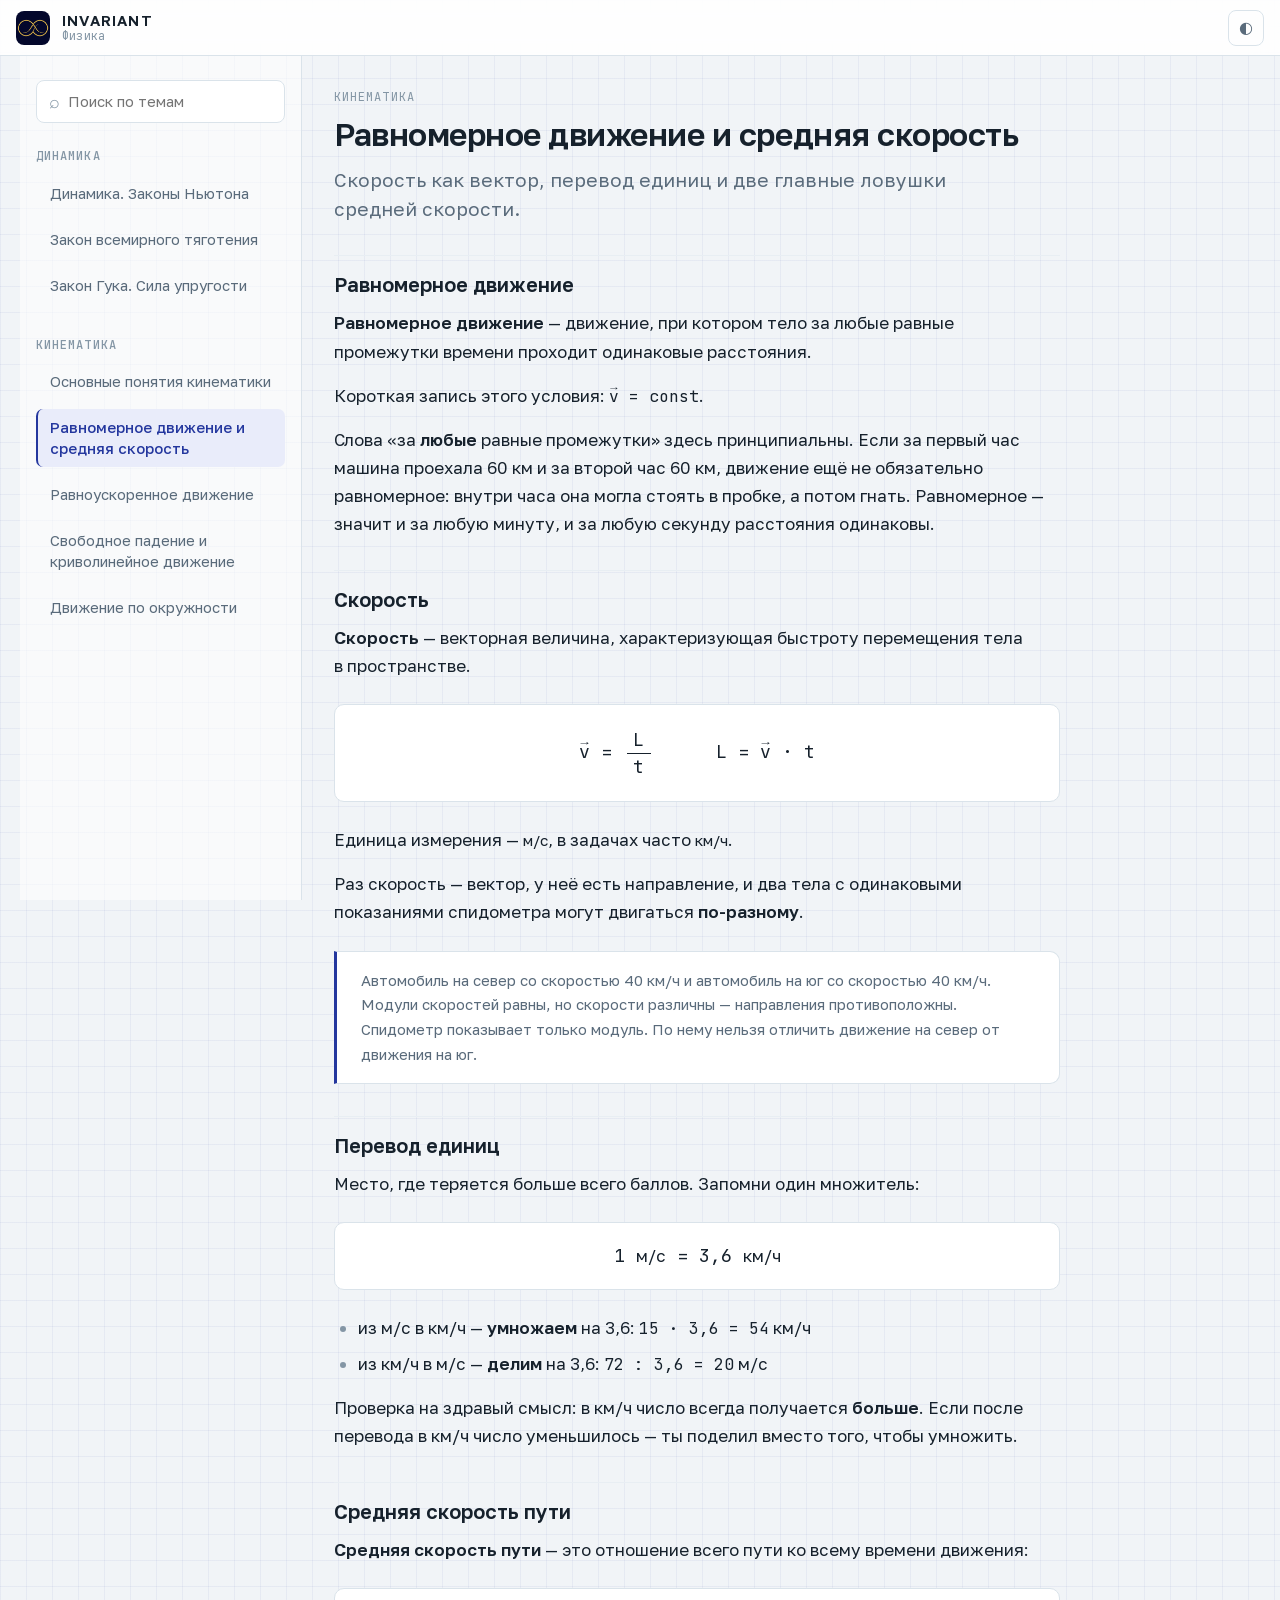
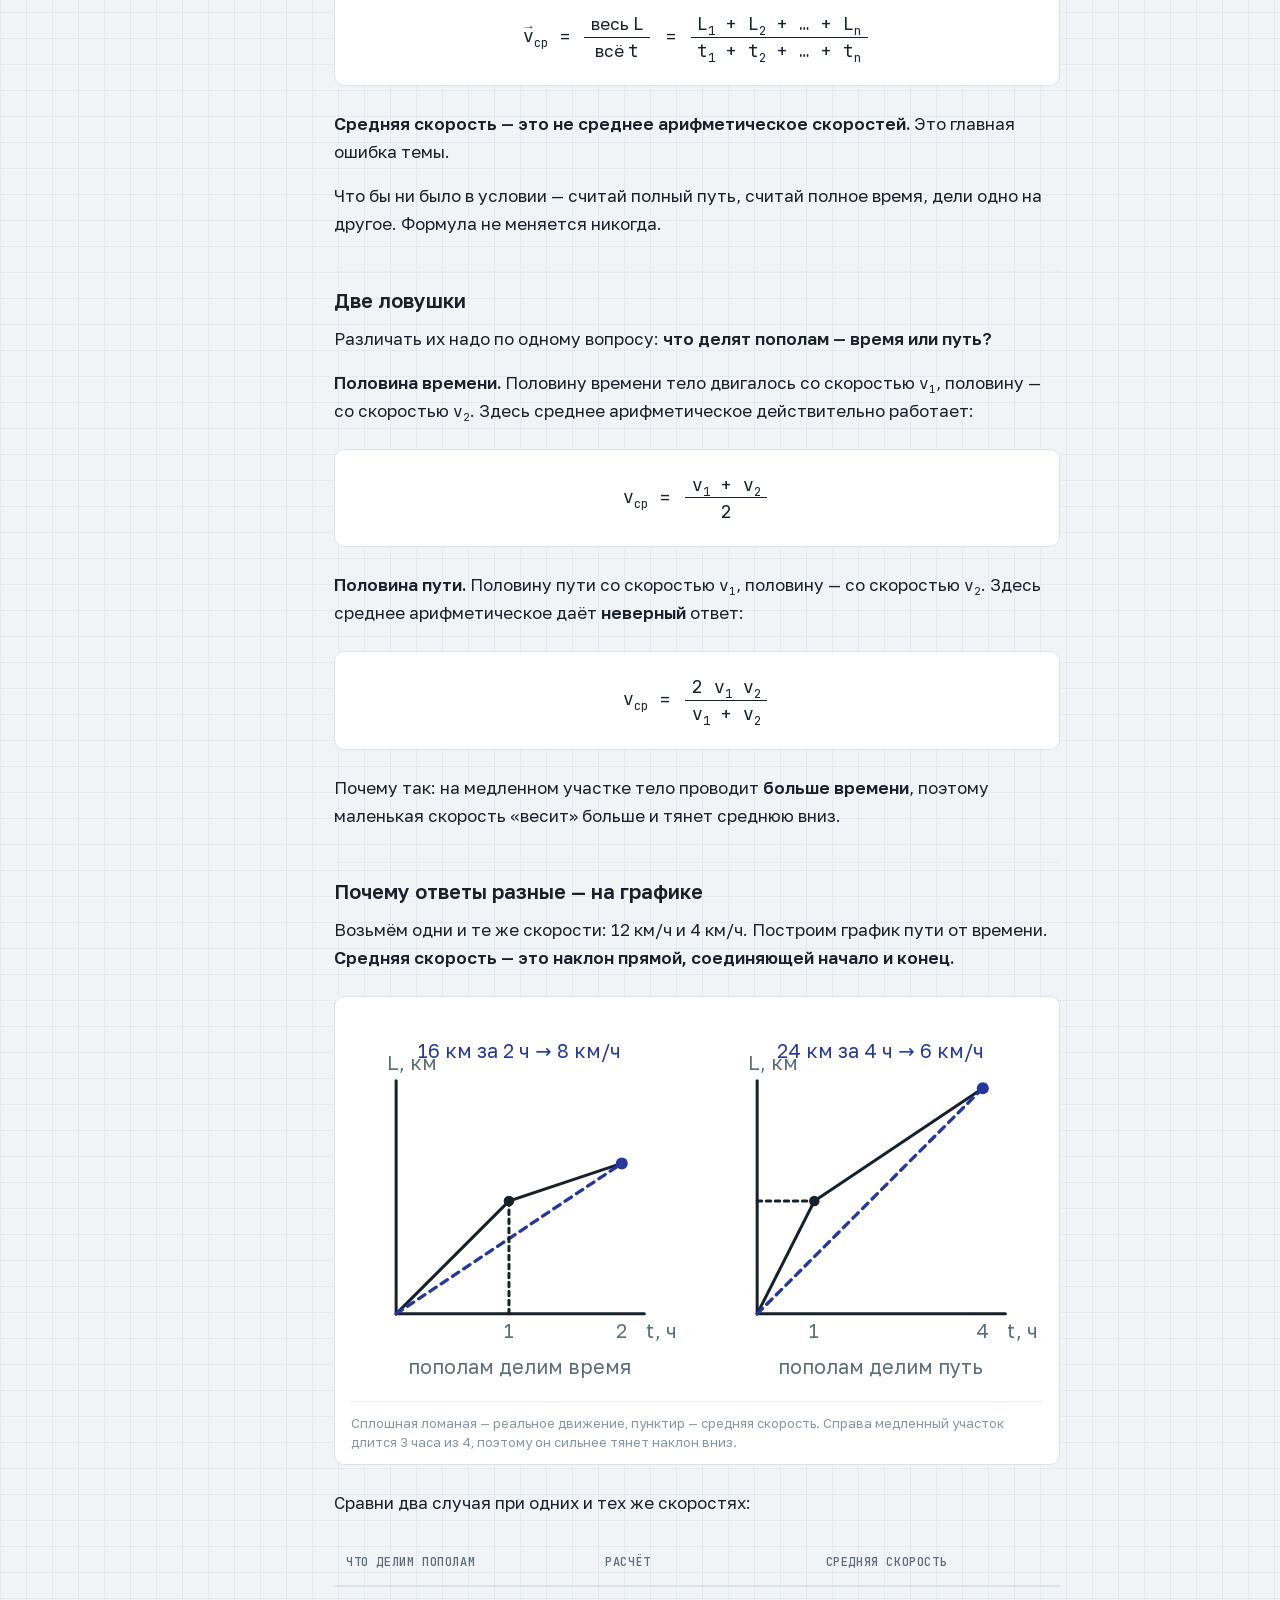
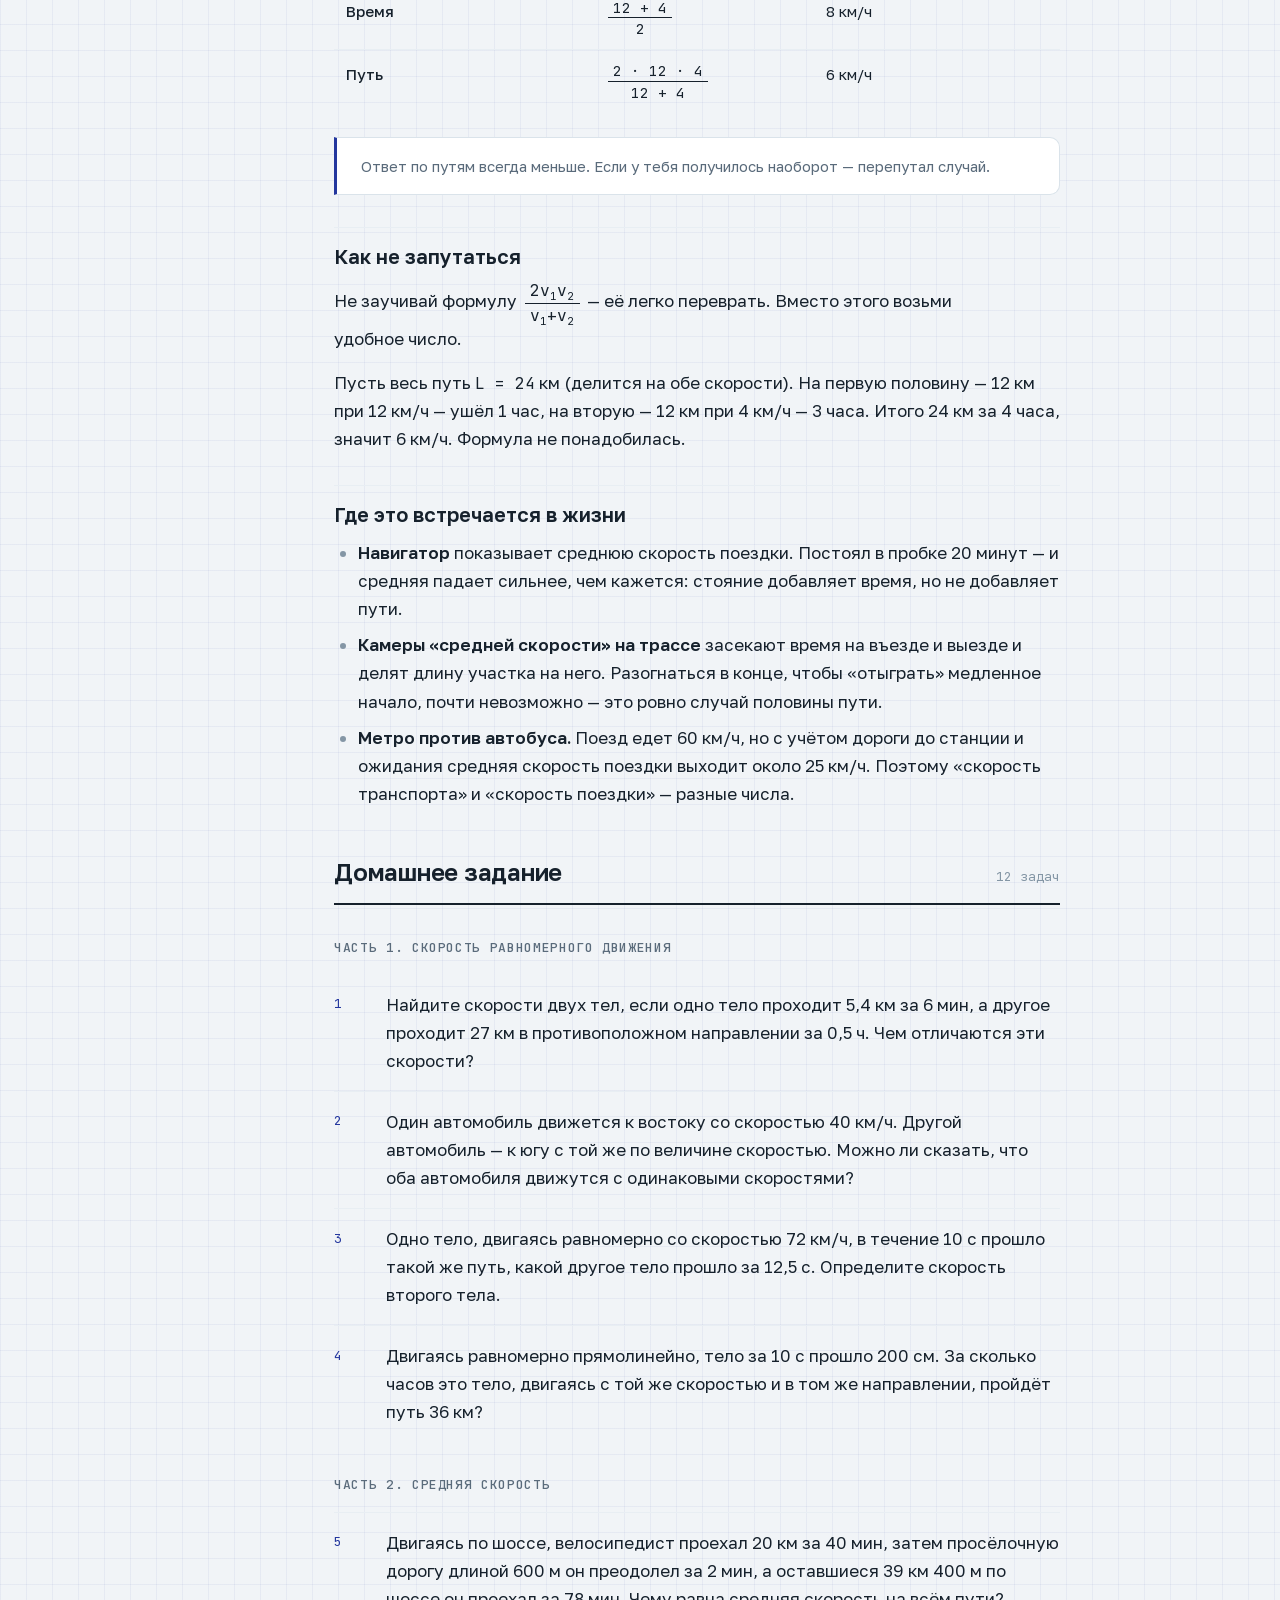
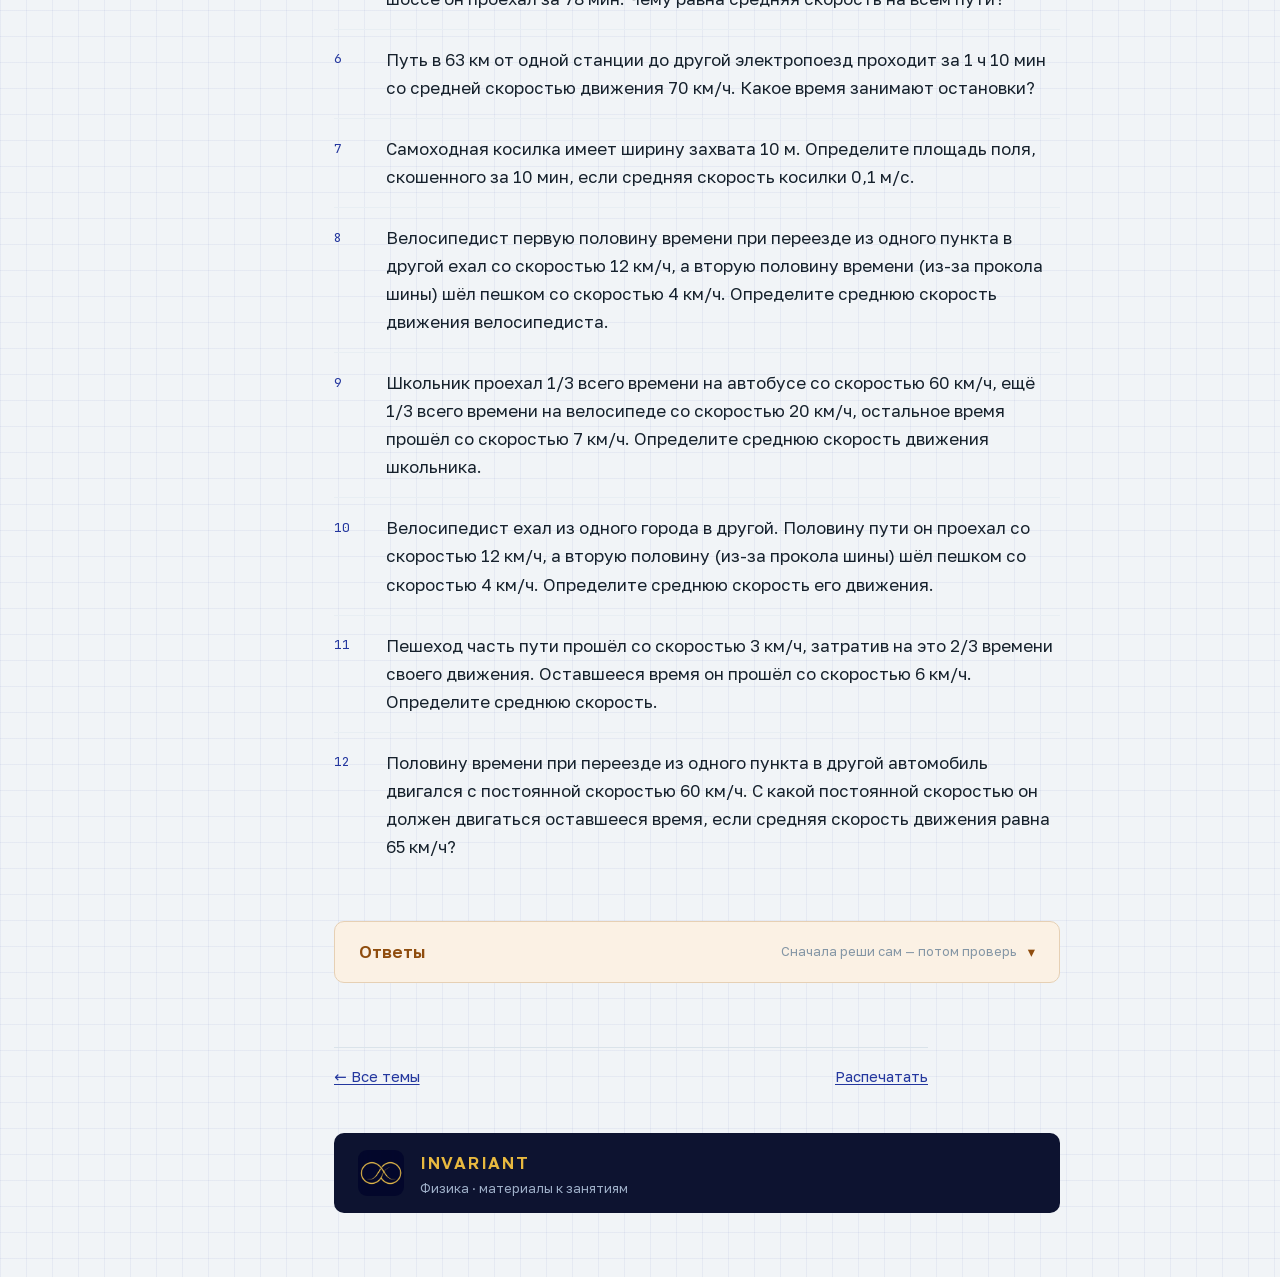
<file: docs/t/kinematika/srednyaya-skorost.html>
<!doctype html>
<html lang="ru" class="">
<head>
<meta charset="utf-8">
<meta name="viewport" content="width=device-width, initial-scale=1">
<title>Равномерное движение и средняя скорость — INVARIANT</title>
<link rel="stylesheet" href="../../assets/fonts.css">
<link rel="stylesheet" href="../../assets/style.css">
<link rel="icon" href="../../assets/img/logo-mark.png">
<link rel="apple-touch-icon" href="../../assets/img/logo-mark.png">
<meta name="theme-color" content="#0d1330">
</head>
<body>
<header class="topbar">
<button class="icon-btn menu-btn" id="menu-btn" aria-label="Открыть список тем" aria-expanded="false">☰</button>
<a class="brand" href="../../index.html">
  <img class="brand-logo" src="../../assets/img/logo-mark.png" alt="" width="34" height="34">
  <span class="brand-text">INVARIANT<span class="brand-sub">Физика</span></span>
</a>
<div class="topbar-right">
<button class="icon-btn" id="theme-btn" aria-label="Сменить оформление">◐</button>
</div>
</header>
<div class="shell">
<nav class="sidebar" id="sidebar" aria-label="Разделы">
<div class="nav-inner">
<label class="search-box">
  <span class="search-icon" aria-hidden="true">⌕</span>
  <input type="search" id="nav-search" placeholder="Поиск по темам" autocomplete="off" aria-label="Поиск по темам">
</label>
<div id="nav-list"><div class="nav-group"><h3>Динамика</h3><ul><li><a href="../../t/dinamika/zakony-nyutona.html">Динамика. Законы Ньютона</a></li><li><a href="../../t/dinamika/zakon-vsemirnogo-tyagoteniya.html">Закон всемирного тяготения</a></li><li><a href="../../t/dinamika/zakon-guka.html">Закон Гука. Сила упругости</a></li></ul></div><div class="nav-group"><h3>Кинематика</h3><ul><li><a href="../../t/kinematika/osnovnye-ponyatiya.html">Основные понятия кинематики</a></li><li><a href="../../t/kinematika/srednyaya-skorost.html" class="active">Равномерное движение и средняя скорость</a></li><li><a href="../../t/kinematika/ravnouskorennoe-dvizhenie.html">Равноускоренное движение</a></li><li><a href="../../t/kinematika/svobodnoe-padenie-i-krivolineynoe-dvizhenie.html">Свободное падение и криволинейное движение</a></li><li><a href="../../t/kinematika/dvizhenie-po-okruzhnosti.html">Движение по окружности</a></li></ul></div></div>
<p class="nav-empty" id="nav-empty" hidden>Ничего не нашлось</p>
</div>
</nav>
<main class="content">
<article class="topic">
<p class="eyebrow">Кинематика</p>
<h1>Равномерное движение и средняя скорость</h1>
<p class="lede">Скорость как вектор, перевод единиц и две главные ловушки средней скорости.</p>
<section class="theory"><h3 id="ravnomernoe-dvizhenie">Равномерное движение</h3><p><strong>Равномерное движение</strong> — движение, при котором тело за любые равные промежутки времени проходит одинаковые расстояния.</p><p>Короткая запись этого условия: <span class="math"><span class="m-vec">v</span> = const</span>.</p><p>Слова «за <strong>любые</strong> равные промежутки» здесь принципиальны. Если за первый час машина проехала 60 км и за второй час 60 км, движение ещё не обязательно равномерное: внутри часа она могла стоять в пробке, а потом гнать. Равномерное — значит и за любую минуту, и за любую секунду расстояния одинаковы.</p><h3 id="skorost">Скорость</h3><p><strong>Скорость</strong> — векторная величина, характеризующая быстроту перемещения тела в пространстве.</p><div class="math-block"><span class="m-vec">v</span> = <span class="m-frac"><span class="m-num">L</span><span class="m-den">t</span></span> <span class="m-gap"></span> L = <span class="m-vec">v</span> · t</div><p>Единица измерения — <span class="math"><span class="m-text">м/с</span></span>, в задачах часто <span class="math"><span class="m-text">км/ч</span></span>.</p><p>Раз скорость — вектор, у неё есть направление, и два тела с одинаковыми показаниями спидометра могут двигаться <strong>по-разному</strong>.</p><aside class="note"><p>Автомобиль на север со скоростью 40 км/ч и автомобиль на юг со скоростью 40 км/ч. Модули скоростей равны, но скорости различны — направления противоположны. Спидометр показывает только модуль. По нему нельзя отличить движение на север от движения на юг.</p></aside><h3 id="perevod-edinits">Перевод единиц</h3><p>Место, где теряется больше всего баллов. Запомни один множитель:</p><div class="math-block">1 <span class="m-text">м/с</span> = 3,6 <span class="m-text">км/ч</span></div><ul><li>из м/с в км/ч — <strong>умножаем</strong> на 3,6: <span class="math">15 · 3,6 = 54</span> км/ч</li><li>из км/ч в м/с — <strong>делим</strong> на 3,6: <span class="math">72 : 3,6 = 20</span> м/с</li></ul><p>Проверка на здравый смысл: в км/ч число всегда получается <strong>больше</strong>. Если после перевода в км/ч число уменьшилось — ты поделил вместо того, чтобы умножить.</p><h3 id="srednyaya-skorost-puti">Средняя скорость пути</h3><p><strong>Средняя скорость пути</strong> — это отношение всего пути ко всему времени движения:</p><div class="math-block"><span class="m-vec">v</span><sub>ср</sub> = <span class="m-frac"><span class="m-num"><span class="m-text">весь </span> L</span><span class="m-den"><span class="m-text">всё </span> t</span></span> = <span class="m-frac"><span class="m-num">L<sub>1</sub> + L<sub>2</sub> + … + L<sub>n</sub></span><span class="m-den">t<sub>1</sub> + t<sub>2</sub> + … + t<sub>n</sub></span></span></div><p><strong>Средняя скорость — это не среднее арифметическое скоростей.</strong> Это главная ошибка темы.</p><p>Что бы ни было в условии — считай полный путь, считай полное время, дели одно на другое. Формула не меняется никогда.</p><h3 id="dve-lovushki">Две ловушки</h3><p>Различать их надо по одному вопросу: <strong>что делят пополам — время или путь?</strong></p><p><strong>Половина времени.</strong> Половину времени тело двигалось со скоростью <span class="math">v<sub>1</sub></span>, половину — со скоростью <span class="math">v<sub>2</sub></span>. Здесь среднее арифметическое действительно работает:</p><div class="math-block">v<sub>ср</sub> = <span class="m-frac"><span class="m-num">v<sub>1</sub> + v<sub>2</sub></span><span class="m-den">2</span></span></div><p><strong>Половина пути.</strong> Половину пути со скоростью <span class="math">v<sub>1</sub></span>, половину — со скоростью <span class="math">v<sub>2</sub></span>. Здесь среднее арифметическое даёт <strong>неверный</strong> ответ:</p><div class="math-block">v<sub>ср</sub> = <span class="m-frac"><span class="m-num">2 v<sub>1</sub> v<sub>2</sub></span><span class="m-den">v<sub>1</sub> + v<sub>2</sub></span></span></div><p>Почему так: на медленном участке тело проводит <strong>больше времени</strong>, поэтому маленькая скорость «весит» больше и тянет среднюю вниз.</p><h3 id="pochemu-otvety-raznye-na-grafike">Почему ответы разные — на графике</h3><p>Возьмём одни и те же скорости: 12 км/ч и 4 км/ч. Построим график пути от времени. <strong>Средняя скорость — это наклон прямой, соединяющей начало и конец.</strong></p><figure class="fig">
<svg viewBox="0 0 460 250" role="img" aria-label="Два графика пути от времени: при делении пополам времени средняя скорость 8 км/ч, при делении пополам пути — 6 км/ч">
  <!-- график 1: делим пополам ВРЕМЯ -->
  <g class="fig-line">
    <line x1="30" y1="200" x2="30" y2="45"/>
    <line x1="30" y1="200" x2="195" y2="200"/>
  </g>
  <polyline class="fig-line" points="30,200 105,125 180,100"/>
  <line class="fig-accent" stroke-dasharray="5 4" x1="30" y1="200" x2="180" y2="100"/>
  <line class="fig-line" stroke-dasharray="3 3" stroke-width="1" x1="105" y1="200" x2="105" y2="125"/>
  <circle class="fig-fill" cx="105" cy="125" r="3.5"/>
  <circle class="fig-fill-accent" cx="180" cy="100" r="4"/>
  <text class="fig-t" x="24" y="38">L, км</text>
  <text class="fig-t" x="196" y="216">t, ч</text>
  <text class="fig-t fig-t-mid" x="105" y="216">1</text>
  <text class="fig-t fig-t-mid" x="180" y="216">2</text>
  <text class="fig-t fig-t-mid" x="112" y="240">пополам делим время</text>
  <text class="fig-t fig-t-mid fig-t-accent" x="112" y="30">16 км за 2 ч → 8 км/ч</text>

  <!-- график 2: делим пополам ПУТЬ -->
  <g class="fig-line">
    <line x1="270" y1="200" x2="270" y2="45"/>
    <line x1="270" y1="200" x2="435" y2="200"/>
  </g>
  <polyline class="fig-line" points="270,200 308,125 420,50"/>
  <line class="fig-accent" stroke-dasharray="5 4" x1="270" y1="200" x2="420" y2="50"/>
  <line class="fig-line" stroke-dasharray="3 3" stroke-width="1" x1="270" y1="125" x2="308" y2="125"/>
  <circle class="fig-fill" cx="308" cy="125" r="3.5"/>
  <circle class="fig-fill-accent" cx="420" cy="50" r="4"/>
  <text class="fig-t" x="264" y="38">L, км</text>
  <text class="fig-t" x="436" y="216">t, ч</text>
  <text class="fig-t fig-t-mid" x="308" y="216">1</text>
  <text class="fig-t fig-t-mid" x="420" y="216">4</text>
  <text class="fig-t fig-t-mid" x="352" y="240">пополам делим путь</text>
  <text class="fig-t fig-t-mid fig-t-accent" x="352" y="30">24 км за 4 ч → 6 км/ч</text>
</svg>
<figcaption>Сплошная ломаная — реальное движение, пунктир — средняя скорость. Справа медленный участок длится 3 часа из 4, поэтому он сильнее тянет наклон вниз.</figcaption>
</figure><p>Сравни два случая при одних и тех же скоростях:</p><div class="table-wrap"><table><thead><tr><th>Что делим пополам</th><th>Расчёт</th><th>Средняя скорость</th></tr></thead><tbody><tr><td>Время</td><td><span class="math"><span class="m-frac"><span class="m-num">12 + 4</span><span class="m-den">2</span></span></span></td><td>8 км/ч</td></tr><tr><td>Путь</td><td><span class="math"><span class="m-frac"><span class="m-num">2 · 12 · 4</span><span class="m-den">12 + 4</span></span></span></td><td>6 км/ч</td></tr></tbody></table></div><aside class="note"><p>Ответ по путям всегда меньше. Если у тебя получилось наоборот — перепутал случай.</p></aside><h3 id="kak-ne-zaputatsya">Как не запутаться</h3><p>Не заучивай формулу <span class="math"><span class="m-frac"><span class="m-num">2v<sub>1</sub>v<sub>2</sub></span><span class="m-den">v<sub>1</sub>+v<sub>2</sub></span></span></span> — её легко переврать. Вместо этого возьми удобное число.</p><p>Пусть весь путь <span class="math">L = 24</span> км (делится на обе скорости). На первую половину — 12 км при 12 км/ч — ушёл 1 час, на вторую — 12 км при 4 км/ч — 3 часа. Итого 24 км за 4 часа, значит 6 км/ч. Формула не понадобилась.</p><h3 id="gde-eto-vstrechaetsya-v-zhizni">Где это встречается в жизни</h3><ul><li><strong>Навигатор</strong> показывает среднюю скорость поездки. Постоял в пробке 20 минут — и средняя падает сильнее, чем кажется: стояние добавляет время, но не добавляет пути.</li><li><strong>Камеры «средней скорости» на трассе</strong> засекают время на въезде и выезде и делят длину участка на него. Разогнаться в конце, чтобы «отыграть» медленное начало, почти невозможно — это ровно случай половины пути.</li><li><strong>Метро против автобуса.</strong> Поезд едет 60 км/ч, но с учётом дороги до станции и ожидания средняя скорость поездки выходит около 25 км/ч. Поэтому «скорость транспорта» и «скорость поездки» — разные числа.</li></ul></section>
<section class="tasks">
<h2 class="section-head"><span class="section-kicker">Домашнее задание</span>
<span class="task-count">12 задач</span></h2>
<h3 class="task-group">Часть 1. Скорость равномерного движения</h3><article class="task"><div class="task-num">1</div><div class="task-body">Найдите скорости двух тел, если одно тело проходит 5,4 км за 6 мин, а другое проходит 27 км в противоположном направлении за 0,5 ч. Чем отличаются эти скорости?</div></article><article class="task"><div class="task-num">2</div><div class="task-body">Один автомобиль движется к востоку со скоростью 40 км/ч. Другой автомобиль — к югу с той же по величине скоростью. Можно ли сказать, что оба автомобиля движутся с одинаковыми скоростями?</div></article><article class="task"><div class="task-num">3</div><div class="task-body">Одно тело, двигаясь равномерно со скоростью 72 км/ч, в течение 10 с прошло такой же путь, какой другое тело прошло за 12,5 с. Определите скорость второго тела.</div></article><article class="task"><div class="task-num">4</div><div class="task-body">Двигаясь равномерно прямолинейно, тело за 10 с прошло 200 см. За сколько часов это тело, двигаясь с той же скоростью и в том же направлении, пройдёт путь 36 км?</div></article><h3 class="task-group">Часть 2. Средняя скорость</h3><article class="task"><div class="task-num">5</div><div class="task-body">Двигаясь по шоссе, велосипедист проехал 20 км за 40 мин, затем просёлочную дорогу длиной 600 м он преодолел за 2 мин, а оставшиеся 39 км 400 м по шоссе он проехал за 78 мин. Чему равна средняя скорость на всём пути?</div></article><article class="task"><div class="task-num">6</div><div class="task-body">Путь в 63 км от одной станции до другой электропоезд проходит за 1 ч 10 мин со средней скоростью движения 70 км/ч. Какое время занимают остановки?</div></article><article class="task"><div class="task-num">7</div><div class="task-body">Самоходная косилка имеет ширину захвата 10 м. Определите площадь поля, скошенного за 10 мин, если средняя скорость косилки 0,1 м/с.</div></article><article class="task"><div class="task-num">8</div><div class="task-body">Велосипедист первую половину времени при переезде из одного пункта в другой ехал со скоростью 12 км/ч, а вторую половину времени (из-за прокола шины) шёл пешком со скоростью 4 км/ч. Определите среднюю скорость движения велосипедиста.</div></article><article class="task"><div class="task-num">9</div><div class="task-body">Школьник проехал 1/3 всего времени на автобусе со скоростью 60 км/ч, ещё 1/3 всего времени на велосипеде со скоростью 20 км/ч, остальное время прошёл со скоростью 7 км/ч. Определите среднюю скорость движения школьника.</div></article><article class="task"><div class="task-num">10</div><div class="task-body">Велосипедист ехал из одного города в другой. Половину пути он проехал со скоростью 12 км/ч, а вторую половину (из-за прокола шины) шёл пешком со скоростью 4 км/ч. Определите среднюю скорость его движения.</div></article><article class="task"><div class="task-num">11</div><div class="task-body">Пешеход часть пути прошёл со скоростью 3 км/ч, затратив на это 2/3 времени своего движения. Оставшееся время он прошёл со скоростью 6 км/ч. Определите среднюю скорость.</div></article><article class="task"><div class="task-num">12</div><div class="task-body">Половину времени при переезде из одного пункта в другой автомобиль двигался с постоянной скоростью 60 км/ч. С какой постоянной скоростью он должен двигаться оставшееся время, если средняя скорость движения равна 65 км/ч?</div></article>
</section>
<section class="answers" id="otvety">
<button class="answers-toggle" id="answers-toggle" aria-expanded="false" aria-controls="answers-body">
  <span class="answers-label">Ответы</span>
  <span class="answers-hint">Сначала реши сам — потом проверь</span>
  <span class="chev" aria-hidden="true">▾</span>
</button>
<ol class="answers-list" id="answers-body" hidden><li><span class="ans-num">1</span><span class="ans-body">v₁ = 15 м/с = 54 км/ч; v₂ = 15 м/с = 54 км/ч. Модули скоростей одинаковы, но скорости различны: они направлены в противоположные стороны, а скорость — векторная величина.</span></li><li><span class="ans-num">2</span><span class="ans-body">Нет. Модули скоростей равны (40 км/ч), но направления разные (восток и юг), поэтому скорости не одинаковы.</span></li><li><span class="ans-num">3</span><span class="ans-body">v₂ = 16 м/с = 57,6 км/ч.</span></li><li><span class="ans-num">4</span><span class="ans-body">t = 500 ч.</span></li><li><span class="ans-num">5</span><span class="ans-body">vср = 30 км/ч.</span></li><li><span class="ans-num">6</span><span class="ans-body">Остановки занимают 16 мин.</span></li><li><span class="ans-num">7</span><span class="ans-body">S = 600 м².</span></li><li><span class="ans-num">8</span><span class="ans-body">vср = 8 км/ч. Случай половины времени: среднее арифметическое.</span></li><li><span class="ans-num">9</span><span class="ans-body">vср = 29 км/ч.</span></li><li><span class="ans-num">10</span><span class="ans-body">vср = 6 км/ч. Случай половины пути — сравни с задачей 8: те же скорости, но ответ меньше.</span></li><li><span class="ans-num">11</span><span class="ans-body">vср = 4 км/ч.</span></li><li><span class="ans-num">12</span><span class="ans-body">v₂ = 70 км/ч.</span></li></ol>
</section>
</article>
<footer class="page-foot">
<a href="../../index.html">← Все темы</a>
<button class="link-btn" id="print-btn">Распечатать</button>
</footer>
<aside class="signature">
<img class="sig-logo" src="../../assets/img/logo-mark.png" alt="" width="46" height="46">
<div class="sig-text">
  <span class="sig-name">INVARIANT</span>
  <span class="sig-sub">Физика · материалы к занятиям</span>
</div>
</aside>
</main>
</div>
<div class="scrim" id="scrim" hidden></div>
<script src="../../assets/app.js"></script>
</body>
</html>
</file>
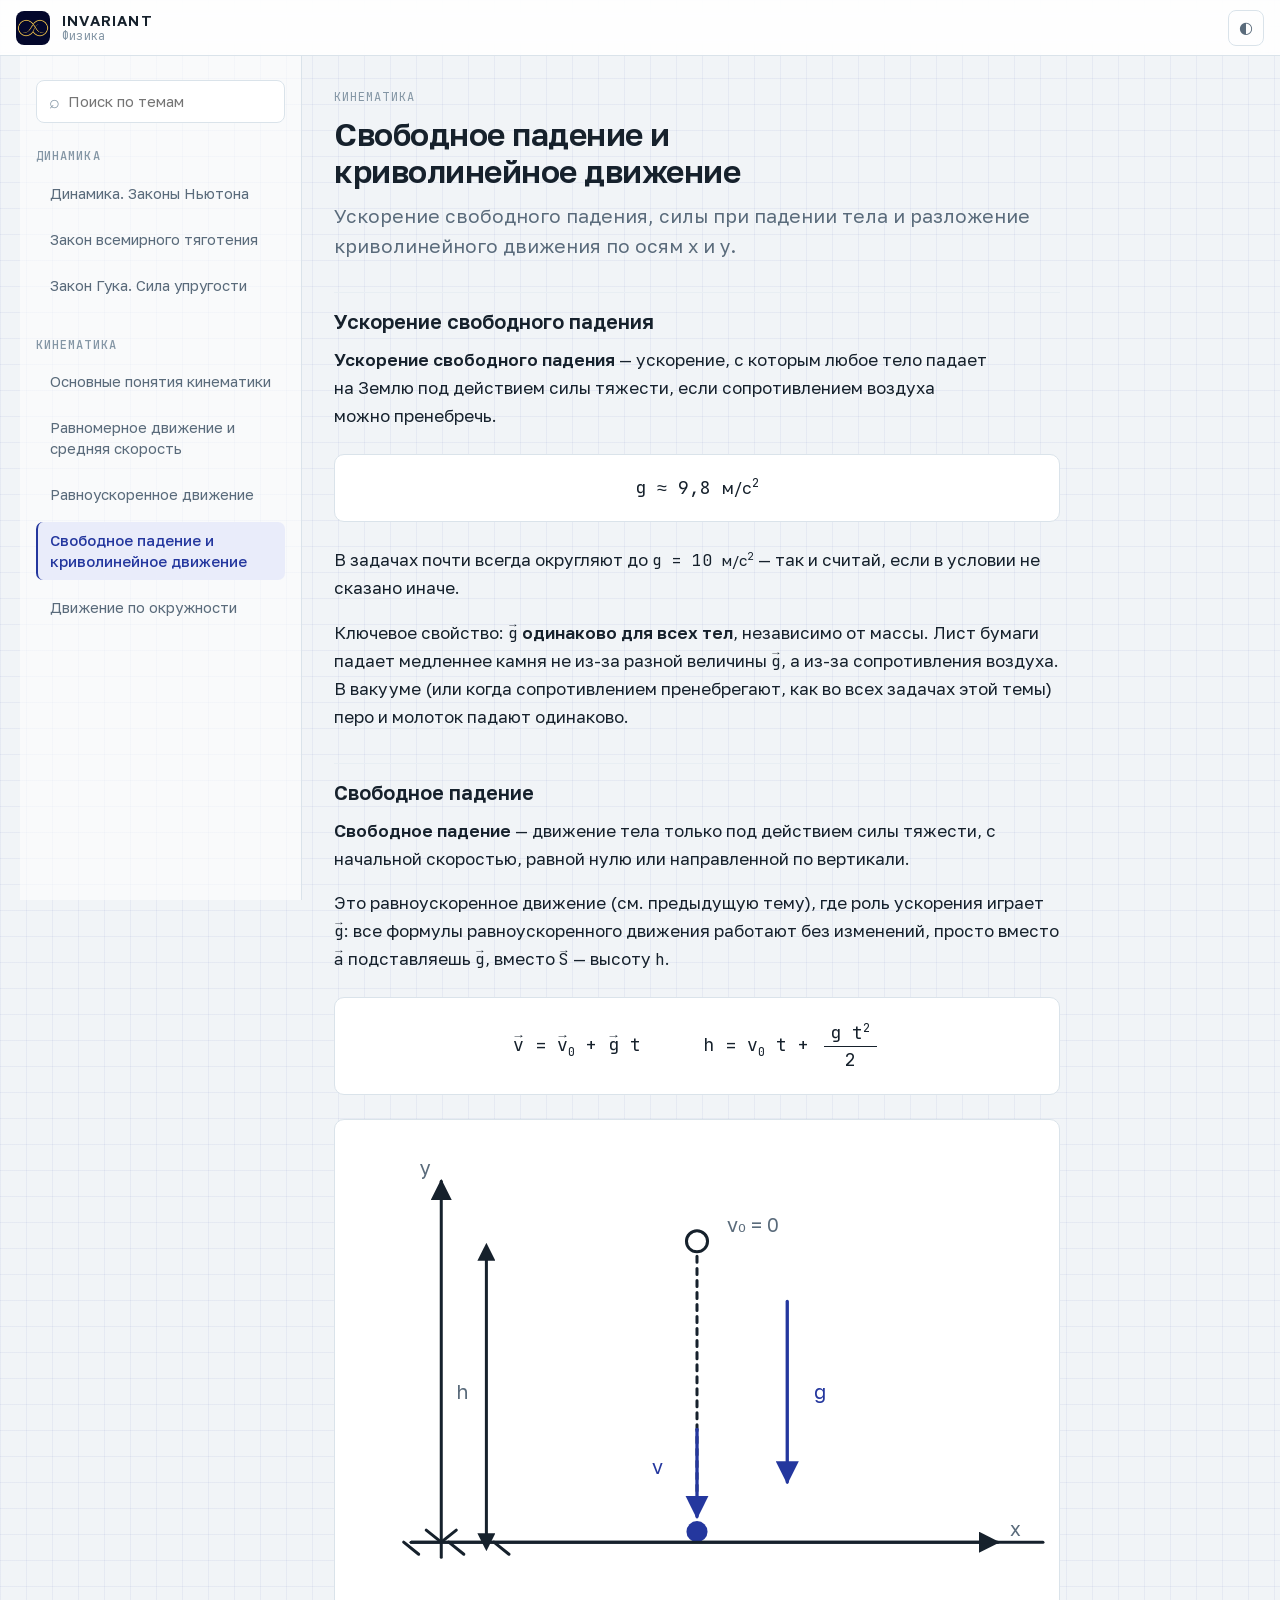
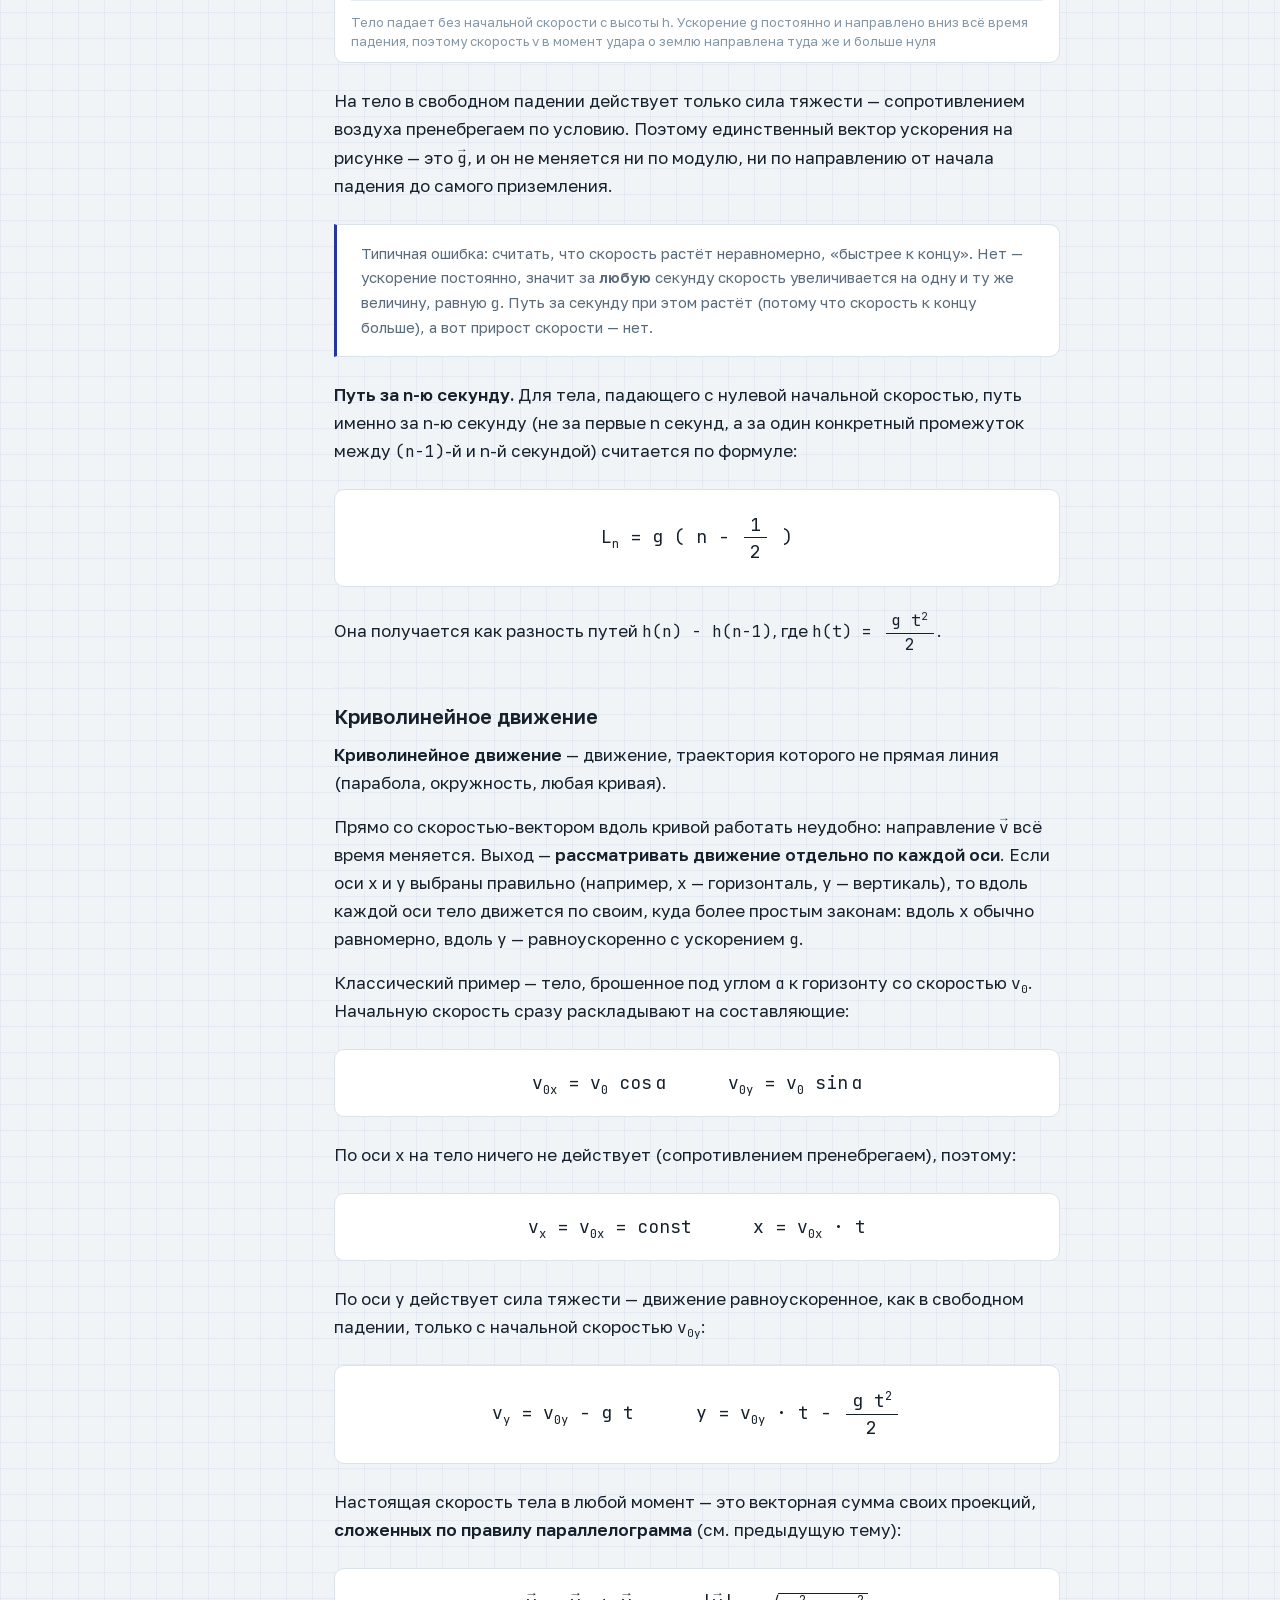
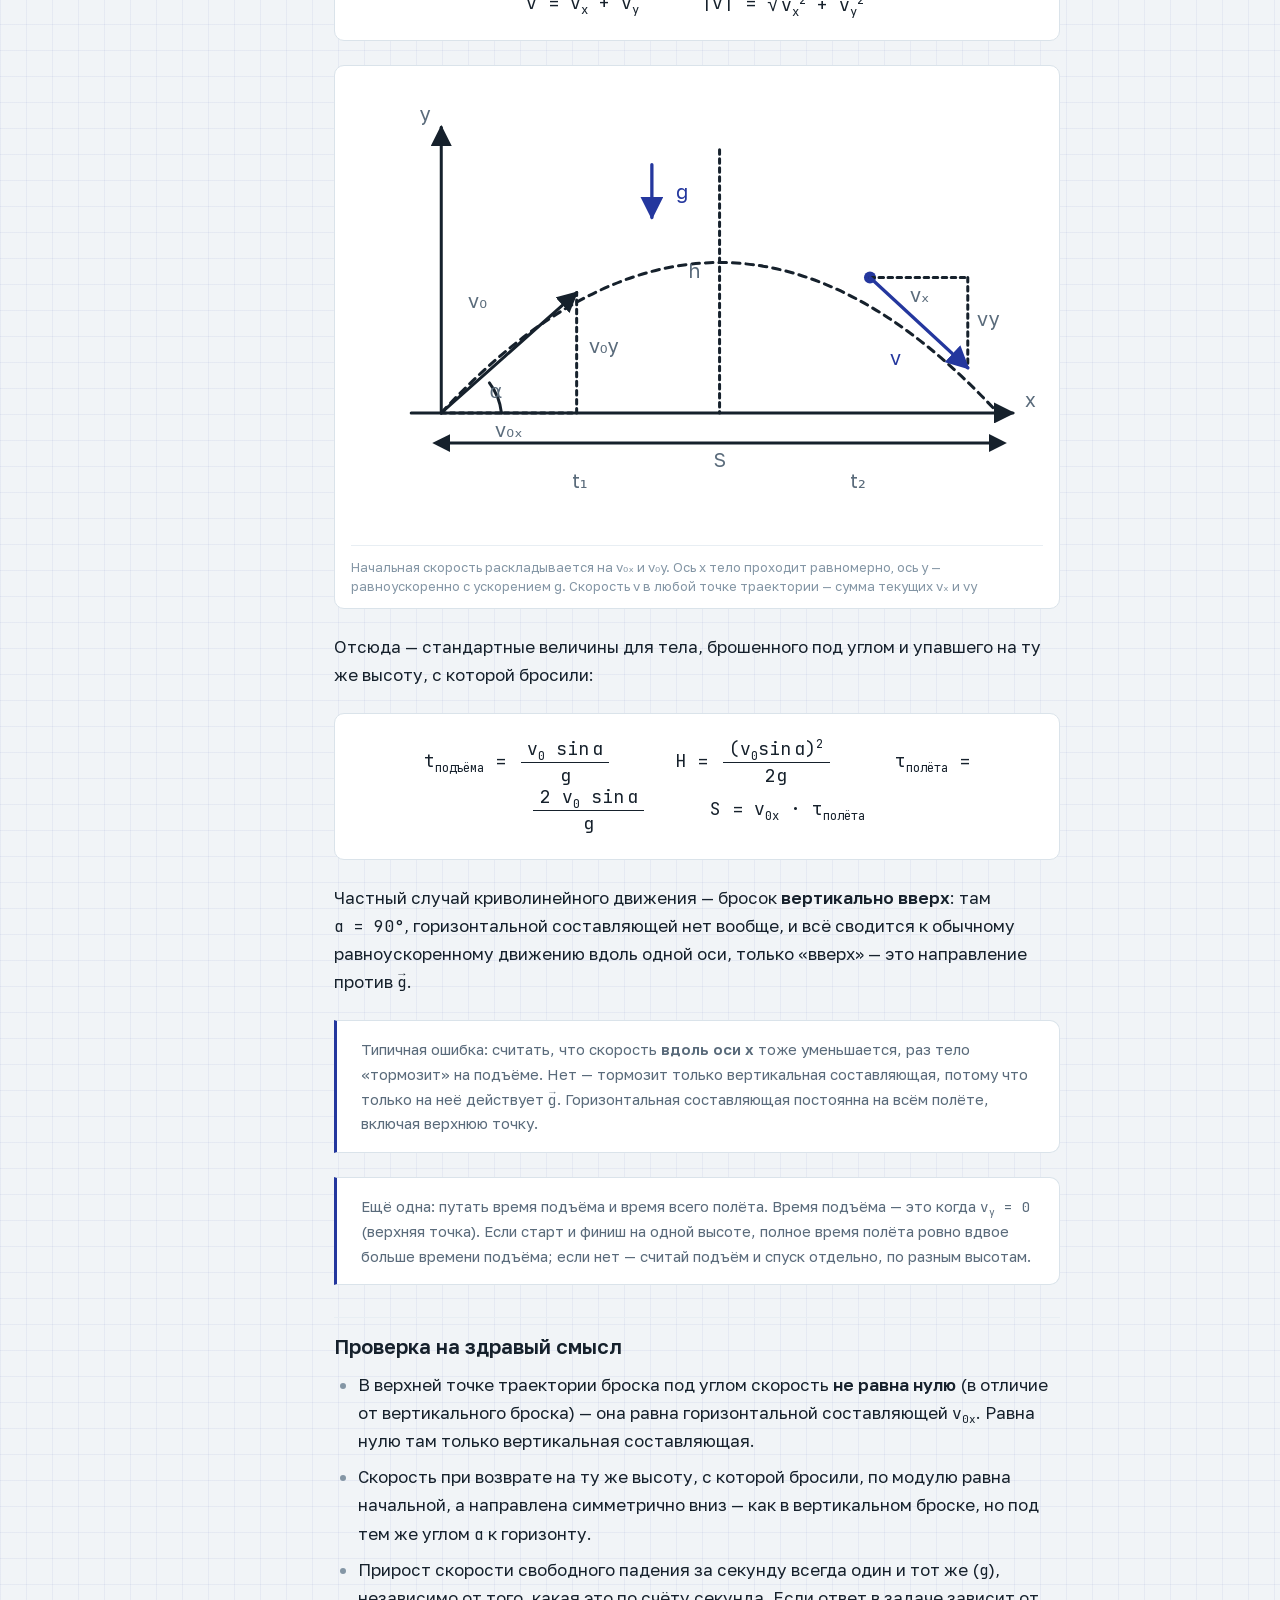
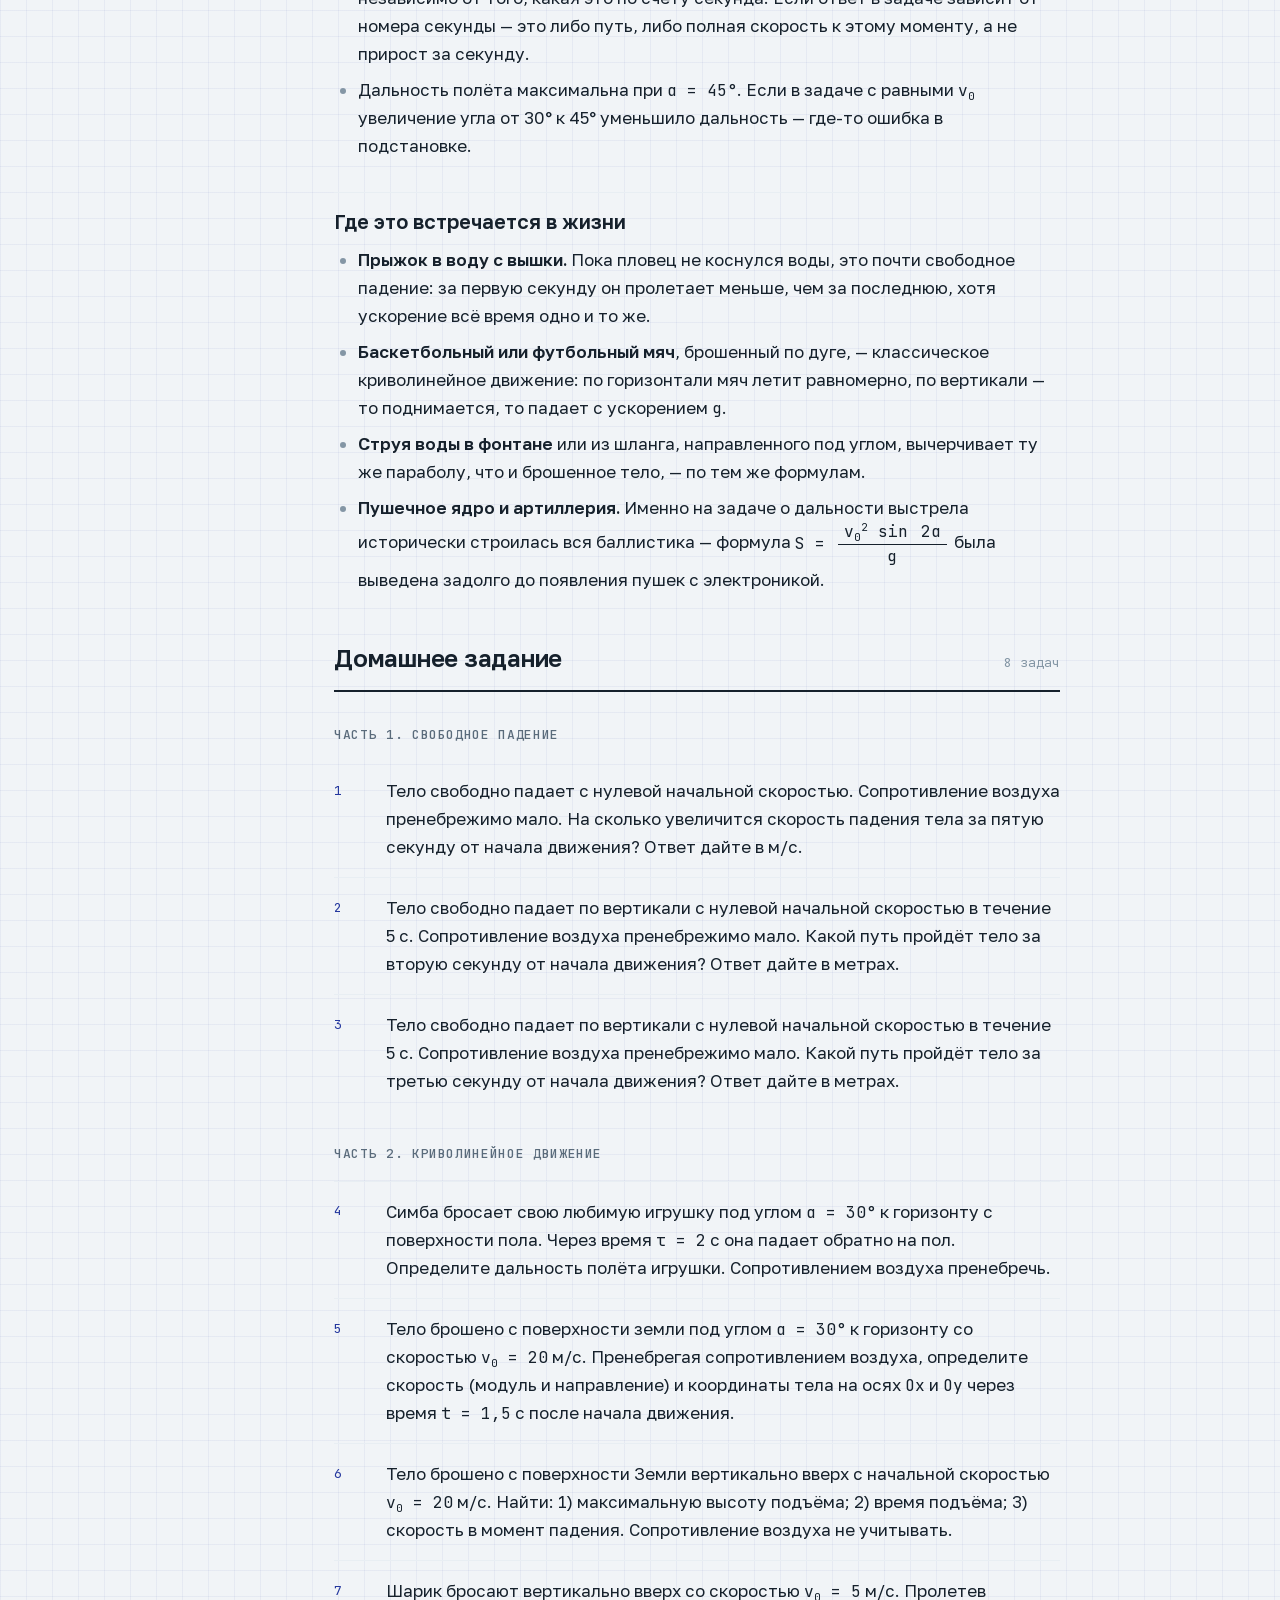
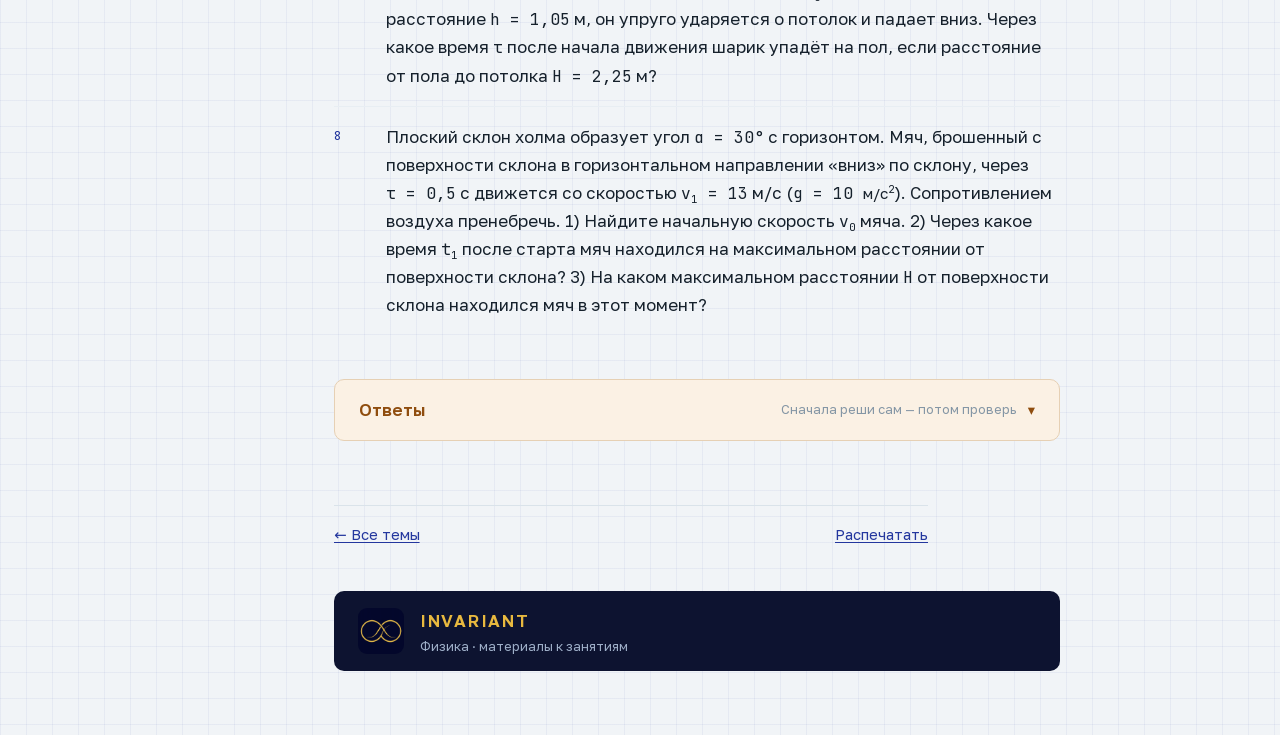
<file: docs/t/kinematika/svobodnoe-padenie-i-krivolineynoe-dvizhenie.html>
<!doctype html>
<html lang="ru" class="">
<head>
<meta charset="utf-8">
<meta name="viewport" content="width=device-width, initial-scale=1">
<title>Свободное падение и криволинейное движение — INVARIANT</title>
<link rel="stylesheet" href="../../assets/fonts.css">
<link rel="stylesheet" href="../../assets/style.css">
<link rel="icon" href="../../assets/img/logo-mark.png">
<link rel="apple-touch-icon" href="../../assets/img/logo-mark.png">
<meta name="theme-color" content="#0d1330">
</head>
<body>
<header class="topbar">
<button class="icon-btn menu-btn" id="menu-btn" aria-label="Открыть список тем" aria-expanded="false">☰</button>
<a class="brand" href="../../index.html">
  <img class="brand-logo" src="../../assets/img/logo-mark.png" alt="" width="34" height="34">
  <span class="brand-text">INVARIANT<span class="brand-sub">Физика</span></span>
</a>
<div class="topbar-right">
<button class="icon-btn" id="theme-btn" aria-label="Сменить оформление">◐</button>
</div>
</header>
<div class="shell">
<nav class="sidebar" id="sidebar" aria-label="Разделы">
<div class="nav-inner">
<label class="search-box">
  <span class="search-icon" aria-hidden="true">⌕</span>
  <input type="search" id="nav-search" placeholder="Поиск по темам" autocomplete="off" aria-label="Поиск по темам">
</label>
<div id="nav-list"><div class="nav-group"><h3>Динамика</h3><ul><li><a href="../../t/dinamika/zakony-nyutona.html">Динамика. Законы Ньютона</a></li><li><a href="../../t/dinamika/zakon-vsemirnogo-tyagoteniya.html">Закон всемирного тяготения</a></li><li><a href="../../t/dinamika/zakon-guka.html">Закон Гука. Сила упругости</a></li></ul></div><div class="nav-group"><h3>Кинематика</h3><ul><li><a href="../../t/kinematika/osnovnye-ponyatiya.html">Основные понятия кинематики</a></li><li><a href="../../t/kinematika/srednyaya-skorost.html">Равномерное движение и средняя скорость</a></li><li><a href="../../t/kinematika/ravnouskorennoe-dvizhenie.html">Равноускоренное движение</a></li><li><a href="../../t/kinematika/svobodnoe-padenie-i-krivolineynoe-dvizhenie.html" class="active">Свободное падение и криволинейное движение</a></li><li><a href="../../t/kinematika/dvizhenie-po-okruzhnosti.html">Движение по окружности</a></li></ul></div></div>
<p class="nav-empty" id="nav-empty" hidden>Ничего не нашлось</p>
</div>
</nav>
<main class="content">
<article class="topic">
<p class="eyebrow">Кинематика</p>
<h1>Свободное падение и криволинейное движение</h1>
<p class="lede">Ускорение свободного падения, силы при падении тела и разложение криволинейного движения по осям x и y.</p>
<section class="theory"><h3 id="uskorenie-svobodnogo-padeniya">Ускорение свободного падения</h3><p><strong>Ускорение свободного падения</strong> — ускорение, с которым любое тело падает на Землю под действием силы тяжести, если сопротивлением воздуха можно пренебречь.</p><div class="math-block">g ≈ 9,8 <span class="m-text">м/с</span><sup>2</sup></div><p>В задачах почти всегда округляют до <span class="math">g = 10 <span class="m-text">м/с</span><sup>2</sup></span> — так и считай, если в условии не сказано иначе.</p><p>Ключевое свойство: <span class="math"><span class="m-vec">g</span></span> <strong>одинаково для всех тел</strong>, независимо от массы. Лист бумаги падает медленнее камня не из-за разной величины <span class="math"><span class="m-vec">g</span></span>, а из-за сопротивления воздуха. В вакууме (или когда сопротивлением пренебрегают, как во всех задачах этой темы) перо и молоток падают одинаково.</p><h3 id="svobodnoe-padenie">Свободное падение</h3><p><strong>Свободное падение</strong> — движение тела только под действием силы тяжести, с начальной скоростью, равной нулю или направленной по вертикали.</p><p>Это равноускоренное движение (см. предыдущую тему), где роль ускорения играет <span class="math"><span class="m-vec">g</span></span>: все формулы равноускоренного движения работают без изменений, просто вместо <span class="math"><span class="m-vec">a</span></span> подставляешь <span class="math"><span class="m-vec">g</span></span>, вместо <span class="math"><span class="m-vec">S</span></span> — высоту <span class="math">h</span>.</p><div class="math-block"><span class="m-vec">v</span> = <span class="m-vec">v</span><sub>0</sub> + <span class="m-vec">g</span> t <span class="m-gap"></span> h = v<sub>0</sub> t + <span class="m-frac"><span class="m-num">g t<sup>2</sup></span><span class="m-den">2</span></span></div><figure class="fig">
<svg viewBox="0 0 460 300" role="img" aria-label="Тело падает с высоты h: начальная скорость равна нулю, ускорение g направлено вниз и постоянно, скорость v в момент падения направлена вниз">
  <defs>
    <marker id="ar-fall-ax" viewBox="0 0 10 10" refX="9" refY="5" markerWidth="7" markerHeight="7" orient="auto-start-reverse">
      <path d="M0 0 L10 5 L0 10 z" class="fig-fill"/>
    </marker>
    <marker id="ar-fall-dim" viewBox="0 0 10 10" refX="5" refY="5" markerWidth="6" markerHeight="6" orient="auto-start-reverse">
      <path d="M0 0 L10 5 L0 10 z" class="fig-fill"/>
    </marker>
    <marker id="ar-fall-a" viewBox="0 0 10 10" refX="9" refY="5" markerWidth="7" markerHeight="7" orient="auto-start-reverse">
      <path d="M0 0 L10 5 L0 10 z" class="fig-fill-accent"/>
    </marker>
  </defs>

  <line class="fig-line" x1="60" y1="280" x2="60" y2="30" marker-end="url(#ar-fall-ax)"/>
  <text class="fig-t" x="46" y="26">y</text>
  <line class="fig-line" x1="40" y1="270" x2="430" y2="270" marker-end="url(#ar-fall-ax)"/>
  <text class="fig-t" x="438" y="266">x</text>

  <g transform="translate(0,-8)">
    <path class="fig-line" d="M50 270 l10 8 l10 -8" fill="none"/>
  </g>

  <circle class="fig-line" cx="230" cy="70" r="7"/>
  <text class="fig-t" x="250" y="64">v₀ = 0</text>

  <line class="fig-line" x1="230" y1="80" x2="230" y2="255" stroke-dasharray="4 4"/>

  <line class="fig-line" x1="90" y1="270" x2="90" y2="77" marker-start="url(#ar-fall-dim)" marker-end="url(#ar-fall-dim)"/>
  <text class="fig-t fig-t-mid" x="74" y="175">h</text>

  <line class="fig-accent" x1="290" y1="110" x2="290" y2="230" marker-end="url(#ar-fall-a)"/>
  <text class="fig-t fig-t-accent" x="308" y="175">g</text>

  <circle class="fig-fill-accent" cx="230" cy="263" r="7"/>
  <line class="fig-accent" x1="230" y1="195" x2="230" y2="253" marker-end="url(#ar-fall-a)"/>
  <text class="fig-t fig-t-accent" x="200" y="225">v</text>

  <line class="fig-line" x1="40" y1="270" x2="460" y2="270"/>
  <line class="fig-line" x1="45" y1="278" x2="35" y2="270"/>
  <line class="fig-line" x1="75" y1="278" x2="65" y2="270"/>
  <line class="fig-line" x1="105" y1="278" x2="95" y2="270"/>
</svg>
<figcaption>Тело падает без начальной скорости с высоты h. Ускорение g постоянно и направлено вниз всё время падения, поэтому скорость v в момент удара о землю направлена туда же и больше нуля</figcaption>
</figure><p>На тело в свободном падении действует только сила тяжести — сопротивлением воздуха пренебрегаем по условию. Поэтому единственный вектор ускорения на рисунке — это <span class="math"><span class="m-vec">g</span></span>, и он не меняется ни по модулю, ни по направлению от начала падения до самого приземления.</p><aside class="note"><p>Типичная ошибка: считать, что скорость растёт неравномерно, «быстрее к концу». Нет — ускорение постоянно, значит за <strong>любую</strong> секунду скорость увеличивается на одну и ту же величину, равную <span class="math">g</span>. Путь за секунду при этом растёт (потому что скорость к концу больше), а вот прирост скорости — нет.</p></aside><p><strong>Путь за n-ю секунду.</strong> Для тела, падающего с нулевой начальной скоростью, путь именно за n-ю секунду (не за первые n секунд, а за один конкретный промежуток между <span class="math">(n-1)</span>-й и n-й секундой) считается по формуле:</p><div class="math-block">L<sub>n</sub> = g ( n - <span class="m-frac"><span class="m-num">1</span><span class="m-den">2</span></span> )</div><p>Она получается как разность путей <span class="math">h(n) - h(n-1)</span>, где <span class="math">h(t) = <span class="m-frac"><span class="m-num">g t<sup>2</sup></span><span class="m-den">2</span></span></span>.</p><h3 id="krivolineynoe-dvizhenie">Криволинейное движение</h3><p><strong>Криволинейное движение</strong> — движение, траектория которого не прямая линия (парабола, окружность, любая кривая).</p><p>Прямо со скоростью-вектором вдоль кривой работать неудобно: направление <span class="math"><span class="m-vec">v</span></span> всё время меняется. Выход — <strong>рассматривать движение отдельно по каждой оси</strong>. Если оси <span class="math">x</span> и <span class="math">y</span> выбраны правильно (например, <span class="math">x</span> — горизонталь, <span class="math">y</span> — вертикаль), то вдоль каждой оси тело движется по своим, куда более простым законам: вдоль <span class="math">x</span> обычно равномерно, вдоль <span class="math">y</span> — равноускоренно с ускорением <span class="math">g</span>.</p><p>Классический пример — тело, брошенное под углом <span class="math">α</span> к горизонту со скоростью <span class="math">v<sub>0</sub></span>. Начальную скорость сразу раскладывают на составляющие:</p><div class="math-block">v<sub>0x</sub> = v<sub>0</sub> cos<span class="m-thin"></span>α <span class="m-gap"></span> v<sub>0y</sub> = v<sub>0</sub> sin<span class="m-thin"></span>α</div><p>По оси <span class="math">x</span> на тело ничего не действует (сопротивлением пренебрегаем), поэтому:</p><div class="math-block">v<sub>x</sub> = v<sub>0x</sub> = const <span class="m-gap"></span> x = v<sub>0x</sub> · t</div><p>По оси <span class="math">y</span> действует сила тяжести — движение равноускоренное, как в свободном падении, только с начальной скоростью <span class="math">v<sub>0y</sub></span>:</p><div class="math-block">v<sub>y</sub> = v<sub>0y</sub> - g t <span class="m-gap"></span> y = v<sub>0y</sub> · t - <span class="m-frac"><span class="m-num">g t<sup>2</sup></span><span class="m-den">2</span></span></div><p>Настоящая скорость тела в любой момент — это векторная сумма своих проекций, <strong>сложенных по правилу параллелограмма</strong> (см. предыдущую тему):</p><div class="math-block"><span class="m-vec">v</span> = <span class="m-vec">v</span><sub>x</sub> + <span class="m-vec">v</span><sub>y</sub> <span class="m-gap"></span> |<span class="m-vec">v</span>| = <span class="m-sqrt"><span class="m-radic">√</span><span class="m-rad">v<sub>x</sub><sup>2</sup> + v<sub>y</sub><sup>2</sup></span></span></div><figure class="fig">
<svg viewBox="0 0 460 300" role="img" aria-label="Криволинейное движение тела, брошенного под углом: начальная скорость раскладывается на v0x и v0y, в произвольной точке траектории скорость v строится как сумма проекций vx и vy">
  <defs>
    <marker id="ar-cur-ax" viewBox="0 0 10 10" refX="9" refY="5" markerWidth="7" markerHeight="7" orient="auto-start-reverse">
      <path d="M0 0 L10 5 L0 10 z" class="fig-fill"/>
    </marker>
    <marker id="ar-cur-v0" viewBox="0 0 10 10" refX="9" refY="5" markerWidth="7" markerHeight="7" orient="auto-start-reverse">
      <path d="M0 0 L10 5 L0 10 z" class="fig-fill"/>
    </marker>
    <marker id="ar-cur-a" viewBox="0 0 10 10" refX="9" refY="5" markerWidth="7" markerHeight="7" orient="auto-start-reverse">
      <path d="M0 0 L10 5 L0 10 z" class="fig-fill-accent"/>
    </marker>
    <marker id="ar-cur-dim" viewBox="0 0 10 10" refX="5" refY="5" markerWidth="6" markerHeight="6" orient="auto-start-reverse">
      <path d="M0 0 L10 5 L0 10 z" class="fig-fill"/>
    </marker>
  </defs>

  <line class="fig-line" x1="60" y1="220" x2="60" y2="30" marker-end="url(#ar-cur-ax)"/>
  <text class="fig-t" x="46" y="26">y</text>
  <line class="fig-line" x1="40" y1="220" x2="440" y2="220" marker-end="url(#ar-cur-ax)"/>
  <text class="fig-t" x="448" y="216">x</text>

  <path class="fig-line" d="M60,220 Q245,20 430,220" fill="none" stroke-dasharray="5 4"/>

  <line class="fig-line" x1="60" y1="220" x2="150" y2="140" marker-end="url(#ar-cur-v0)"/>
  <text class="fig-t" x="78" y="150">v₀</text>
  <path class="fig-line" d="M100 220 A 40 40 0 0 0 92 200"/>
  <text class="fig-t" x="92" y="210">α</text>
  <line class="fig-line" x1="60" y1="220" x2="150" y2="220" stroke-dasharray="3 3"/>
  <text class="fig-t fig-t-mid" x="105" y="236">v₀ₓ</text>
  <line class="fig-line" x1="150" y1="220" x2="150" y2="140" stroke-dasharray="3 3"/>
  <text class="fig-t" x="158" y="180">v₀y</text>

  <line class="fig-accent" x1="200" y1="55" x2="200" y2="90" marker-end="url(#ar-cur-a)"/>
  <text class="fig-t fig-t-accent" x="216" y="78">g</text>

  <line class="fig-line" x1="245" y1="45" x2="245" y2="220" stroke-dasharray="3 3"/>
  <text class="fig-t fig-t-mid" x="228" y="130">h</text>

  <circle class="fig-fill-accent" cx="345" cy="130" r="4"/>
  <line class="fig-line" x1="345" y1="130" x2="410" y2="130" stroke-dasharray="3 3"/>
  <text class="fig-t fig-t-mid" x="378" y="146">vₓ</text>
  <line class="fig-line" x1="410" y1="130" x2="410" y2="190" stroke-dasharray="3 3"/>
  <text class="fig-t" x="416" y="162">vy</text>
  <line class="fig-accent" x1="345" y1="130" x2="410" y2="190" marker-end="url(#ar-cur-a)"/>
  <text class="fig-t fig-t-accent" x="358" y="188">v</text>

  <line class="fig-line" x1="60" y1="240" x2="430" y2="240" marker-start="url(#ar-cur-dim)" marker-end="url(#ar-cur-dim)"/>
  <text class="fig-t fig-t-mid" x="245" y="256">S</text>
  <text class="fig-t fig-t-mid" x="152" y="270">t₁</text>
  <text class="fig-t fig-t-mid" x="337" y="270">t₂</text>
</svg>
<figcaption>Начальная скорость раскладывается на v₀ₓ и v₀y. Ось x тело проходит равномерно, ось y — равноускоренно с ускорением g. Скорость v в любой точке траектории — сумма текущих vₓ и vy</figcaption>
</figure><p>Отсюда — стандартные величины для тела, брошенного под углом и упавшего на ту же высоту, с которой бросили:</p><div class="math-block">t<sub>подъёма</sub> = <span class="m-frac"><span class="m-num">v<sub>0</sub> sin<span class="m-thin"></span>α</span><span class="m-den">g</span></span> <span class="m-gap"></span> H = <span class="m-frac"><span class="m-num">(v<sub>0</sub>sin<span class="m-thin"></span>α)<sup>2</sup></span><span class="m-den">2g</span></span> <span class="m-gap"></span> τ<sub>полёта</sub> = <span class="m-frac"><span class="m-num">2 v<sub>0</sub> sin<span class="m-thin"></span>α</span><span class="m-den">g</span></span> <span class="m-gap"></span> S = v<sub>0x</sub> · τ<sub>полёта</sub></div><p>Частный случай криволинейного движения — бросок <strong>вертикально вверх</strong>: там <span class="math">α = 90°</span>, горизонтальной составляющей нет вообще, и всё сводится к обычному равноускоренному движению вдоль одной оси, только «вверх» — это направление против <span class="math"><span class="m-vec">g</span></span>.</p><aside class="note"><p>Типичная ошибка: считать, что скорость <strong>вдоль оси x</strong> тоже уменьшается, раз тело «тормозит» на подъёме. Нет — тормозит только вертикальная составляющая, потому что только на неё действует <span class="math"><span class="m-vec">g</span></span>. Горизонтальная составляющая постоянна на всём полёте, включая верхнюю точку.</p></aside><aside class="note"><p>Ещё одна: путать время подъёма и время всего полёта. Время подъёма — это когда <span class="math">v<sub>y</sub> = 0</span> (верхняя точка). Если старт и финиш на одной высоте, полное время полёта ровно вдвое больше времени подъёма; если нет — считай подъём и спуск отдельно, по разным высотам.</p></aside><h3 id="proverka-na-zdravyy-smysl">Проверка на здравый смысл</h3><ul><li>В верхней точке траектории броска под углом скорость <strong>не равна нулю</strong> (в отличие от вертикального броска) — она равна горизонтальной составляющей <span class="math">v<sub>0x</sub></span>. Равна нулю там только вертикальная составляющая.</li><li>Скорость при возврате на ту же высоту, с которой бросили, по модулю равна начальной, а направлена симметрично вниз — как в вертикальном броске, но под тем же углом <span class="math">α</span> к горизонту.</li><li>Прирост скорости свободного падения за секунду всегда один и тот же (<span class="math">g</span>), независимо от того, какая это по счёту секунда. Если ответ в задаче зависит от номера секунды — это либо путь, либо полная скорость к этому моменту, а не прирост за секунду.</li><li>Дальность полёта максимальна при <span class="math">α = 45°</span>. Если в задаче с равными <span class="math">v<sub>0</sub></span> увеличение угла от 30° к 45° уменьшило дальность — где-то ошибка в подстановке.</li></ul><h3 id="gde-eto-vstrechaetsya-v-zhizni">Где это встречается в жизни</h3><ul><li><strong>Прыжок в воду с вышки.</strong> Пока пловец не коснулся воды, это почти свободное падение: за первую секунду он пролетает меньше, чем за последнюю, хотя ускорение всё время одно и то же.</li><li><strong>Баскетбольный или футбольный мяч</strong>, брошенный по дуге, — классическое криволинейное движение: по горизонтали мяч летит равномерно, по вертикали — то поднимается, то падает с ускорением <span class="math">g</span>.</li><li><strong>Струя воды в фонтане</strong> или из шланга, направленного под углом, вычерчивает ту же параболу, что и брошенное тело, — по тем же формулам.</li><li><strong>Пушечное ядро и артиллерия.</strong> Именно на задаче о дальности выстрела исторически строилась вся баллистика — формула <span class="math">S = <span class="m-frac"><span class="m-num">v<sub>0</sub><sup>2</sup> sin<span class="m-thin"></span> 2α</span><span class="m-den">g</span></span></span> была выведена задолго до появления пушек с электроникой.</li></ul></section>
<section class="tasks">
<h2 class="section-head"><span class="section-kicker">Домашнее задание</span>
<span class="task-count">8 задач</span></h2>
<h3 class="task-group">Часть 1. Свободное падение</h3><article class="task"><div class="task-num">1</div><div class="task-body">Тело свободно падает с нулевой начальной скоростью. Сопротивление воздуха пренебрежимо мало. На сколько увеличится скорость падения тела за пятую секунду от начала движения? Ответ дайте в м/с.</div></article><article class="task"><div class="task-num">2</div><div class="task-body">Тело свободно падает по вертикали с нулевой начальной скоростью в течение 5 с. Сопротивление воздуха пренебрежимо мало. Какой путь пройдёт тело за вторую секунду от начала движения? Ответ дайте в метрах.</div></article><article class="task"><div class="task-num">3</div><div class="task-body">Тело свободно падает по вертикали с нулевой начальной скоростью в течение 5 с. Сопротивление воздуха пренебрежимо мало. Какой путь пройдёт тело за третью секунду от начала движения? Ответ дайте в метрах.</div></article><h3 class="task-group">Часть 2. Криволинейное движение</h3><article class="task"><div class="task-num">4</div><div class="task-body">Симба бросает свою любимую игрушку под углом <span class="math">α = 30°</span> к горизонту с поверхности пола. Через время <span class="math">τ = 2</span> с она падает обратно на пол. Определите дальность полёта игрушки. Сопротивлением воздуха пренебречь.</div></article><article class="task"><div class="task-num">5</div><div class="task-body">Тело брошено с поверхности земли под углом <span class="math">α = 30°</span> к горизонту со скоростью <span class="math">v<sub>0</sub> = 20</span> м/с. Пренебрегая сопротивлением воздуха, определите скорость (модуль и направление) и координаты тела на осях <span class="math">Ox</span> и <span class="math">Oy</span> через время <span class="math">t = 1,5</span> с после начала движения.</div></article><article class="task"><div class="task-num">6</div><div class="task-body">Тело брошено с поверхности Земли вертикально вверх с начальной скоростью <span class="math">v<sub>0</sub> = 20</span> м/с. Найти: 1) максимальную высоту подъёма; 2) время подъёма; 3) скорость в момент падения. Сопротивление воздуха не учитывать.</div></article><article class="task"><div class="task-num">7</div><div class="task-body">Шарик бросают вертикально вверх со скоростью <span class="math">v<sub>0</sub> = 5</span> м/с. Пролетев расстояние <span class="math">h = 1,05</span> м, он упруго ударяется о потолок и падает вниз. Через какое время <span class="math">τ</span> после начала движения шарик упадёт на пол, если расстояние от пола до потолка <span class="math">H = 2,25</span> м?</div></article><article class="task"><div class="task-num">8</div><div class="task-body">Плоский склон холма образует угол <span class="math">α = 30°</span> с горизонтом. Мяч, брошенный с поверхности склона в горизонтальном направлении «вниз» по склону, через <span class="math">τ = 0,5</span> с движется со скоростью <span class="math">v<sub>1</sub> = 13</span> м/с (<span class="math">g = 10 <span class="m-text">м/с</span><sup>2</sup></span>). Сопротивлением воздуха пренебречь. 1) Найдите начальную скорость <span class="math">v<sub>0</sub></span> мяча. 2) Через какое время <span class="math">t<sub>1</sub></span> после старта мяч находился на максимальном расстоянии от поверхности склона? 3) На каком максимальном расстоянии <span class="math">H</span> от поверхности склона находился мяч в этот момент?</div></article>
</section>
<section class="answers" id="otvety">
<button class="answers-toggle" id="answers-toggle" aria-expanded="false" aria-controls="answers-body">
  <span class="answers-label">Ответы</span>
  <span class="answers-hint">Сначала реши сам — потом проверь</span>
  <span class="chev" aria-hidden="true">▾</span>
</button>
<ol class="answers-list" id="answers-body" hidden><li><span class="ans-num">1</span><span class="ans-body">10 м/с. За любую секунду свободного падения скорость увеличивается на одну и ту же величину <span class="math">g</span> — номер секунды здесь не важен, это не путь, а именно прирост скорости.</span></li><li><span class="ans-num">2</span><span class="ans-body">15 м. <span class="math">L<sub>n</sub> = g(n - <span class="m-frac"><span class="m-num">1</span><span class="m-den">2</span></span>)</span>, при <span class="math">n=2</span>: <span class="math">L<sub>2</sub> = 10 · 1,5 = 15</span> м.</span></li><li><span class="ans-num">3</span><span class="ans-body">25 м. <span class="math">L<sub>3</sub> = g(3 - <span class="m-frac"><span class="m-num">1</span><span class="m-den">2</span></span>) = 10 · 2,5 = 25</span> м.</span></li><li><span class="ans-num">4</span><span class="ans-body">Из времени полёта находим начальную скорость: <span class="math">τ = <span class="m-frac"><span class="m-num">2v<sub>0</sub>sin<span class="m-thin"></span>α</span><span class="m-den">g</span></span> ⇒ v<sub>0</sub> = <span class="m-frac"><span class="m-num">τ g</span><span class="m-den">2sin<span class="m-thin"></span>α</span></span> = <span class="m-frac"><span class="m-num">2 · 10</span><span class="m-den">2 · 0,5</span></span> = 20</span> м/с. Дальность: <span class="math">S = v<sub>0</sub>cos<span class="m-thin"></span>α · τ = 20 · 0,866 · 2 ≈ 34,6</span> м.</span></li><li><span class="ans-num">5</span><span class="ans-body"><span class="math">v<sub>x</sub> = v<sub>0</sub>cos<span class="m-thin"></span>α = 20 · 0,866 ≈ 17,3</span> м/с (не меняется). <span class="math">v<sub>y</sub> = v<sub>0</sub>sin<span class="m-thin"></span>α - gt = 10 - 15 = -5</span> м/с — знак минус значит, что тело уже падает вниз. Модуль скорости <span class="math">v = <span class="m-sqrt"><span class="m-radic">√</span><span class="m-rad">17,3<sup>2</sup>+5<sup>2</sup></span></span> ≈ 18,0</span> м/с, направлена примерно на 16° ниже горизонта. Координаты: <span class="math">x = v<sub>0</sub>cos<span class="m-thin"></span>α · t ≈ 26,0</span> м; <span class="math">y = v<sub>0</sub>sin<span class="m-thin"></span>α · t - <span class="m-frac"><span class="m-num">gt<sup>2</sup></span><span class="m-den">2</span></span> = 15 - 11,25 = 3,75</span> м.</span></li><li><span class="ans-num">6</span><span class="ans-body">1) <span class="math">H = <span class="m-frac"><span class="m-num">v<sub>0</sub><sup>2</sup></span><span class="m-den">2g</span></span> = <span class="m-frac"><span class="m-num">400</span><span class="m-den">20</span></span> = 20</span> м. 2) <span class="math">t = <span class="m-frac"><span class="m-num">v<sub>0</sub></span><span class="m-den">g</span></span> = 2</span> с. 3) При возврате на ту же высоту модуль скорости равен начальному: <span class="math">v = 20</span> м/с, направлена вниз.</span></li><li><span class="ans-num">7</span><span class="ans-body">До удара о потолок: <span class="math">h = v<sub>0</sub>t<sub>1</sub> - <span class="m-frac"><span class="m-num">gt<sub>1</sub><sup>2</sup></span><span class="m-den">2</span></span></span>, откуда <span class="math">t<sub>1</sub> = 0,3</span> с (корень до вершины траектории), скорость в этот момент <span class="math">v<sub>1</sub> = v<sub>0</sub> - gt<sub>1</sub> = 2</span> м/с, ещё вверх. После упругого удара скорость меняет знак: <span class="math">2</span> м/с вниз с высоты <span class="math">H</span>. Падение до пола: <span class="math">H = v<sub>1</sub>t<sub>2</sub> + <span class="m-frac"><span class="m-num">gt<sub>2</sub><sup>2</sup></span><span class="m-den">2</span></span> ⇒ t<sub>2</sub> = 0,5</span> с. Итого <span class="math">τ = t<sub>1</sub>+t<sub>2</sub> = 0,8</span> с.</span></li><li><span class="ans-num">8</span><span class="ans-body">1) Бросок горизонтальный, значит <span class="math">v<sub>0</sub></span> — это горизонтальная составляющая, она не меняется: <span class="math">v<sub>1</sub><sup>2</sup> = v<sub>0</sub><sup>2</sup> + (gτ)<sup>2</sup> ⇒ v<sub>0</sub> = <span class="m-sqrt"><span class="m-radic">√</span><span class="m-rad">13<sup>2</sup> - 5<sup>2</sup></span></span> = 12</span> м/с. 2) Раскладывая движение по осям вдоль склона и перпендикулярно ему, расстояние от склона растёт, пока скорость вдоль этой оси не станет равной нулю: <span class="math">t<sub>1</sub> = <span class="m-frac"><span class="m-num">v<sub>0</sub>tg<span class="m-thin"></span>α</span><span class="m-den">g</span></span> ≈ 0,7</span> с. 3) Максимальное расстояние в этот момент: <span class="math">H ≈ 2,1</span> м.</span></li></ol>
</section>
</article>
<footer class="page-foot">
<a href="../../index.html">← Все темы</a>
<button class="link-btn" id="print-btn">Распечатать</button>
</footer>
<aside class="signature">
<img class="sig-logo" src="../../assets/img/logo-mark.png" alt="" width="46" height="46">
<div class="sig-text">
  <span class="sig-name">INVARIANT</span>
  <span class="sig-sub">Физика · материалы к занятиям</span>
</div>
</aside>
</main>
</div>
<div class="scrim" id="scrim" hidden></div>
<script src="../../assets/app.js"></script>
</body>
</html>
</file>
<file: docs/assets/fonts.css>
/* cyrillic-ext */
@font-face {
  font-family: 'Golos Text';
  font-style: normal;
  font-weight: 400;
  font-display: swap;
  src: url(fonts/golos-b06cf9da.woff2) format('woff2');
  unicode-range: U+0460-052F, U+1C80-1C8A, U+20B4, U+2DE0-2DFF, U+A640-A69F, U+FE2E-FE2F;
}
/* cyrillic */
@font-face {
  font-family: 'Golos Text';
  font-style: normal;
  font-weight: 400;
  font-display: swap;
  src: url(fonts/golos-721d016b.woff2) format('woff2');
  unicode-range: U+0301, U+0400-045F, U+0490-0491, U+04B0-04B1, U+2116;
}
/* latin-ext */
@font-face {
  font-family: 'Golos Text';
  font-style: normal;
  font-weight: 400;
  font-display: swap;
  src: url(fonts/golos-52fc06f2.woff2) format('woff2');
  unicode-range: U+0100-02BA, U+02BD-02C5, U+02C7-02CC, U+02CE-02D7, U+02DD-02FF, U+0304, U+0308, U+0329, U+1D00-1DBF, U+1E00-1E9F, U+1EF2-1EFF, U+2020, U+20A0-20AB, U+20AD-20C0, U+2113, U+2C60-2C7F, U+A720-A7FF;
}
/* latin */
@font-face {
  font-family: 'Golos Text';
  font-style: normal;
  font-weight: 400;
  font-display: swap;
  src: url(fonts/golos-65c68b11.woff2) format('woff2');
  unicode-range: U+0000-00FF, U+0131, U+0152-0153, U+02BB-02BC, U+02C6, U+02DA, U+02DC, U+0304, U+0308, U+0329, U+2000-206F, U+20AC, U+2122, U+2191, U+2193, U+2212, U+2215, U+FEFF, U+FFFD;
}
/* cyrillic-ext */
@font-face {
  font-family: 'Golos Text';
  font-style: normal;
  font-weight: 500;
  font-display: swap;
  src: url(fonts/golos-b06cf9da.woff2) format('woff2');
  unicode-range: U+0460-052F, U+1C80-1C8A, U+20B4, U+2DE0-2DFF, U+A640-A69F, U+FE2E-FE2F;
}
/* cyrillic */
@font-face {
  font-family: 'Golos Text';
  font-style: normal;
  font-weight: 500;
  font-display: swap;
  src: url(fonts/golos-721d016b.woff2) format('woff2');
  unicode-range: U+0301, U+0400-045F, U+0490-0491, U+04B0-04B1, U+2116;
}
/* latin-ext */
@font-face {
  font-family: 'Golos Text';
  font-style: normal;
  font-weight: 500;
  font-display: swap;
  src: url(fonts/golos-52fc06f2.woff2) format('woff2');
  unicode-range: U+0100-02BA, U+02BD-02C5, U+02C7-02CC, U+02CE-02D7, U+02DD-02FF, U+0304, U+0308, U+0329, U+1D00-1DBF, U+1E00-1E9F, U+1EF2-1EFF, U+2020, U+20A0-20AB, U+20AD-20C0, U+2113, U+2C60-2C7F, U+A720-A7FF;
}
/* latin */
@font-face {
  font-family: 'Golos Text';
  font-style: normal;
  font-weight: 500;
  font-display: swap;
  src: url(fonts/golos-65c68b11.woff2) format('woff2');
  unicode-range: U+0000-00FF, U+0131, U+0152-0153, U+02BB-02BC, U+02C6, U+02DA, U+02DC, U+0304, U+0308, U+0329, U+2000-206F, U+20AC, U+2122, U+2191, U+2193, U+2212, U+2215, U+FEFF, U+FFFD;
}
/* cyrillic-ext */
@font-face {
  font-family: 'Golos Text';
  font-style: normal;
  font-weight: 600;
  font-display: swap;
  src: url(fonts/golos-b06cf9da.woff2) format('woff2');
  unicode-range: U+0460-052F, U+1C80-1C8A, U+20B4, U+2DE0-2DFF, U+A640-A69F, U+FE2E-FE2F;
}
/* cyrillic */
@font-face {
  font-family: 'Golos Text';
  font-style: normal;
  font-weight: 600;
  font-display: swap;
  src: url(fonts/golos-721d016b.woff2) format('woff2');
  unicode-range: U+0301, U+0400-045F, U+0490-0491, U+04B0-04B1, U+2116;
}
/* latin-ext */
@font-face {
  font-family: 'Golos Text';
  font-style: normal;
  font-weight: 600;
  font-display: swap;
  src: url(fonts/golos-52fc06f2.woff2) format('woff2');
  unicode-range: U+0100-02BA, U+02BD-02C5, U+02C7-02CC, U+02CE-02D7, U+02DD-02FF, U+0304, U+0308, U+0329, U+1D00-1DBF, U+1E00-1E9F, U+1EF2-1EFF, U+2020, U+20A0-20AB, U+20AD-20C0, U+2113, U+2C60-2C7F, U+A720-A7FF;
}
/* latin */
@font-face {
  font-family: 'Golos Text';
  font-style: normal;
  font-weight: 600;
  font-display: swap;
  src: url(fonts/golos-65c68b11.woff2) format('woff2');
  unicode-range: U+0000-00FF, U+0131, U+0152-0153, U+02BB-02BC, U+02C6, U+02DA, U+02DC, U+0304, U+0308, U+0329, U+2000-206F, U+20AC, U+2122, U+2191, U+2193, U+2212, U+2215, U+FEFF, U+FFFD;
}
/* cyrillic-ext */
@font-face {
  font-family: 'Golos Text';
  font-style: normal;
  font-weight: 700;
  font-display: swap;
  src: url(fonts/golos-b06cf9da.woff2) format('woff2');
  unicode-range: U+0460-052F, U+1C80-1C8A, U+20B4, U+2DE0-2DFF, U+A640-A69F, U+FE2E-FE2F;
}
/* cyrillic */
@font-face {
  font-family: 'Golos Text';
  font-style: normal;
  font-weight: 700;
  font-display: swap;
  src: url(fonts/golos-721d016b.woff2) format('woff2');
  unicode-range: U+0301, U+0400-045F, U+0490-0491, U+04B0-04B1, U+2116;
}
/* latin-ext */
@font-face {
  font-family: 'Golos Text';
  font-style: normal;
  font-weight: 700;
  font-display: swap;
  src: url(fonts/golos-52fc06f2.woff2) format('woff2');
  unicode-range: U+0100-02BA, U+02BD-02C5, U+02C7-02CC, U+02CE-02D7, U+02DD-02FF, U+0304, U+0308, U+0329, U+1D00-1DBF, U+1E00-1E9F, U+1EF2-1EFF, U+2020, U+20A0-20AB, U+20AD-20C0, U+2113, U+2C60-2C7F, U+A720-A7FF;
}
/* latin */
@font-face {
  font-family: 'Golos Text';
  font-style: normal;
  font-weight: 700;
  font-display: swap;
  src: url(fonts/golos-65c68b11.woff2) format('woff2');
  unicode-range: U+0000-00FF, U+0131, U+0152-0153, U+02BB-02BC, U+02C6, U+02DA, U+02DC, U+0304, U+0308, U+0329, U+2000-206F, U+20AC, U+2122, U+2191, U+2193, U+2212, U+2215, U+FEFF, U+FFFD;
}
/* cyrillic-ext */
@font-face {
  font-family: 'JetBrains Mono';
  font-style: normal;
  font-weight: 400;
  font-display: swap;
  src: url(fonts/jbmono-982bf4a9.woff2) format('woff2');
  unicode-range: U+0460-052F, U+1C80-1C8A, U+20B4, U+2DE0-2DFF, U+A640-A69F, U+FE2E-FE2F;
}
/* cyrillic */
@font-face {
  font-family: 'JetBrains Mono';
  font-style: normal;
  font-weight: 400;
  font-display: swap;
  src: url(fonts/jbmono-ffa6bbab.woff2) format('woff2');
  unicode-range: U+0301, U+0400-045F, U+0490-0491, U+04B0-04B1, U+2116;
}
/* greek */
@font-face {
  font-family: 'JetBrains Mono';
  font-style: normal;
  font-weight: 400;
  font-display: swap;
  src: url(fonts/jbmono-9cb20f35.woff2) format('woff2');
  unicode-range: U+0370-0377, U+037A-037F, U+0384-038A, U+038C, U+038E-03A1, U+03A3-03FF;
}
/* vietnamese */
@font-face {
  font-family: 'JetBrains Mono';
  font-style: normal;
  font-weight: 400;
  font-display: swap;
  src: url(fonts/jbmono-8ea5e194.woff2) format('woff2');
  unicode-range: U+0102-0103, U+0110-0111, U+0128-0129, U+0168-0169, U+01A0-01A1, U+01AF-01B0, U+0300-0301, U+0303-0304, U+0308-0309, U+0323, U+0329, U+1EA0-1EF9, U+20AB;
}
/* latin-ext */
@font-face {
  font-family: 'JetBrains Mono';
  font-style: normal;
  font-weight: 400;
  font-display: swap;
  src: url(fonts/jbmono-76306ee8.woff2) format('woff2');
  unicode-range: U+0100-02BA, U+02BD-02C5, U+02C7-02CC, U+02CE-02D7, U+02DD-02FF, U+0304, U+0308, U+0329, U+1D00-1DBF, U+1E00-1E9F, U+1EF2-1EFF, U+2020, U+20A0-20AB, U+20AD-20C0, U+2113, U+2C60-2C7F, U+A720-A7FF;
}
/* latin */
@font-face {
  font-family: 'JetBrains Mono';
  font-style: normal;
  font-weight: 400;
  font-display: swap;
  src: url(fonts/jbmono-1cd702cd.woff2) format('woff2');
  unicode-range: U+0000-00FF, U+0131, U+0152-0153, U+02BB-02BC, U+02C6, U+02DA, U+02DC, U+0304, U+0308, U+0329, U+2000-206F, U+20AC, U+2122, U+2191, U+2193, U+2212, U+2215, U+FEFF, U+FFFD;
}
/* cyrillic-ext */
@font-face {
  font-family: 'JetBrains Mono';
  font-style: normal;
  font-weight: 500;
  font-display: swap;
  src: url(fonts/jbmono-982bf4a9.woff2) format('woff2');
  unicode-range: U+0460-052F, U+1C80-1C8A, U+20B4, U+2DE0-2DFF, U+A640-A69F, U+FE2E-FE2F;
}
/* cyrillic */
@font-face {
  font-family: 'JetBrains Mono';
  font-style: normal;
  font-weight: 500;
  font-display: swap;
  src: url(fonts/jbmono-ffa6bbab.woff2) format('woff2');
  unicode-range: U+0301, U+0400-045F, U+0490-0491, U+04B0-04B1, U+2116;
}
/* greek */
@font-face {
  font-family: 'JetBrains Mono';
  font-style: normal;
  font-weight: 500;
  font-display: swap;
  src: url(fonts/jbmono-9cb20f35.woff2) format('woff2');
  unicode-range: U+0370-0377, U+037A-037F, U+0384-038A, U+038C, U+038E-03A1, U+03A3-03FF;
}
/* vietnamese */
@font-face {
  font-family: 'JetBrains Mono';
  font-style: normal;
  font-weight: 500;
  font-display: swap;
  src: url(fonts/jbmono-8ea5e194.woff2) format('woff2');
  unicode-range: U+0102-0103, U+0110-0111, U+0128-0129, U+0168-0169, U+01A0-01A1, U+01AF-01B0, U+0300-0301, U+0303-0304, U+0308-0309, U+0323, U+0329, U+1EA0-1EF9, U+20AB;
}
/* latin-ext */
@font-face {
  font-family: 'JetBrains Mono';
  font-style: normal;
  font-weight: 500;
  font-display: swap;
  src: url(fonts/jbmono-76306ee8.woff2) format('woff2');
  unicode-range: U+0100-02BA, U+02BD-02C5, U+02C7-02CC, U+02CE-02D7, U+02DD-02FF, U+0304, U+0308, U+0329, U+1D00-1DBF, U+1E00-1E9F, U+1EF2-1EFF, U+2020, U+20A0-20AB, U+20AD-20C0, U+2113, U+2C60-2C7F, U+A720-A7FF;
}
/* latin */
@font-face {
  font-family: 'JetBrains Mono';
  font-style: normal;
  font-weight: 500;
  font-display: swap;
  src: url(fonts/jbmono-1cd702cd.woff2) format('woff2');
  unicode-range: U+0000-00FF, U+0131, U+0152-0153, U+02BB-02BC, U+02C6, U+02DA, U+02DC, U+0304, U+0308, U+0329, U+2000-206F, U+20AC, U+2122, U+2191, U+2193, U+2212, U+2215, U+FEFF, U+FFFD;
}
</file>
<file: docs/assets/style.css>
/* ============================================================
   Справочник по физике — оформление
   Палитра: холодная бумага, графитовые чернила, ультрамарин,
   охра для ответов.
   ============================================================ */

:root {
  --paper:        #f1f4f7;
  --surface:      #ffffff;
  --surface-2:    #f7f9fb;
  --ink:          #16212c;
  --ink-soft:     #5a6b7b;
  --ink-faint:    #8496a5;
  --line:         #dae3ea;
  --line-soft:    #e8eef3;
  --accent:       #24379e;
  --accent-soft:  #e9ecfa;
  --ochre:        #8f4d0e;
  --ochre-soft:   #fbf1e4;
  --ochre-line:   #e6d0b4;
  --grid:         rgba(36, 55, 158, .055);

  /* Фирменные цвета INVARIANT — одинаковы в обеих темах */
  --brand-navy:   #0d1330;
  --brand-gold:   #e8b93f;

  --font-text: 'Golos Text', -apple-system, BlinkMacSystemFont, 'Segoe UI', system-ui, sans-serif;
  --font-mono: 'JetBrains Mono', ui-monospace, 'SF Mono', Menlo, monospace;

  --fs-xs:   .75rem;
  --fs-sm:   .8125rem;
  --fs-ui:   .9375rem;
  --fs-base: 1.0625rem;
  --fs-lg:   1.1875rem;
  --fs-h3:   1.25rem;
  --fs-h2:   1.5rem;
  --fs-h1:   2rem;

  --sp-1: .25rem;  --sp-2: .5rem;   --sp-3: .75rem;
  --sp-4: 1rem;    --sp-5: 1.5rem;  --sp-6: 2rem;
  --sp-7: 2.75rem; --sp-8: 4rem;

  --radius: 10px;
  --topbar-h: 56px;
  --sidebar-w: 282px;
  --measure: 66ch;
}

/* ---- тёмная тема: только токены -------------------------- */

@media (prefers-color-scheme: dark) {
  :root {
    --paper:       #0c1218;
    --surface:     #121b24;
    --surface-2:   #16212b;
    --ink:         #d9e3ec;
    --ink-soft:    #8ea0b1;
    --ink-faint:   #6b7d8d;
    --line:        #24313d;
    --line-soft:   #1c2833;
    --accent:      #93a8ff;
    --accent-soft: #1a2340;
    --ochre:       #dc9a5c;
    --ochre-soft:  #241b12;
    --ochre-line:  #3d2e1d;
    --grid:        rgba(147, 168, 255, .05);
  }
}

:root[data-theme="dark"] {
  --paper:       #0c1218;
  --surface:     #121b24;
  --surface-2:   #16212b;
  --ink:         #d9e3ec;
  --ink-soft:    #8ea0b1;
  --ink-faint:   #6b7d8d;
  --line:        #24313d;
  --line-soft:   #1c2833;
  --accent:      #93a8ff;
  --accent-soft: #1a2340;
  --ochre:       #dc9a5c;
  --ochre-soft:  #241b12;
  --ochre-line:  #3d2e1d;
  --grid:        rgba(147, 168, 255, .05);
}

:root[data-theme="light"] {
  --paper:       #f1f4f7;
  --surface:     #ffffff;
  --surface-2:   #f7f9fb;
  --ink:         #16212c;
  --ink-soft:    #5a6b7b;
  --ink-faint:   #8496a5;
  --line:        #dae3ea;
  --line-soft:   #e8eef3;
  --accent:      #24379e;
  --accent-soft: #e9ecfa;
  --ochre:       #8f4d0e;
  --ochre-soft:  #fbf1e4;
  --ochre-line:  #e6d0b4;
  --grid:        rgba(36, 55, 158, .055);
}

/* ---- основа ---------------------------------------------- */

* { box-sizing: border-box; }

body {
  margin: 0;
  background-color: var(--paper);
  background-image:
    repeating-linear-gradient(to right,  var(--grid) 0 1px, transparent 1px 26px),
    repeating-linear-gradient(to bottom, var(--grid) 0 1px, transparent 1px 26px);
  color: var(--ink);
  font-family: var(--font-text);
  font-size: var(--fs-base);
  line-height: 1.65;
  -webkit-font-smoothing: antialiased;
  text-rendering: optimizeLegibility;
}

a { color: var(--accent); text-decoration-thickness: 1px; text-underline-offset: 2px; }

:focus-visible {
  outline: 2px solid var(--accent);
  outline-offset: 2px;
  border-radius: 3px;
}

/* ---- верхняя панель -------------------------------------- */

.topbar {
  position: sticky;
  top: 0;
  z-index: 40;
  height: var(--topbar-h);
  display: flex;
  align-items: center;
  gap: var(--sp-3);
  padding: 0 var(--sp-4);
  background: color-mix(in srgb, var(--surface) 88%, transparent);
  backdrop-filter: blur(10px);
  border-bottom: 1px solid var(--line);
}

.brand {
  display: flex;
  align-items: center;
  gap: var(--sp-3);
  text-decoration: none;
  color: var(--ink);
  font-weight: 600;
}

.brand-logo {
  width: 34px;
  height: 34px;
  flex: none;
  border-radius: 8px;
  display: block;
}

.brand-text { display: flex; flex-direction: column; line-height: 1.2; }
.brand > .brand-text { letter-spacing: .08em; font-size: var(--fs-ui); }
.brand-sub {
  font-family: var(--font-mono);
  font-size: var(--fs-xs);
  font-weight: 400;
  color: var(--ink-faint);
  letter-spacing: .02em;
}

.topbar-right { margin-left: auto; display: flex; gap: var(--sp-2); }

.icon-btn {
  width: 36px; height: 36px;
  display: grid; place-items: center;
  background: transparent;
  border: 1px solid var(--line);
  border-radius: 8px;
  color: var(--ink-soft);
  font-size: 1rem;
  cursor: pointer;
  transition: background .15s, color .15s, border-color .15s;
}
.icon-btn:hover { background: var(--surface-2); color: var(--ink); border-color: var(--ink-faint); }

.menu-btn { display: none; }

/* ---- каркас ---------------------------------------------- */

.shell {
  display: grid;
  grid-template-columns: var(--sidebar-w) minmax(0, 1fr);
  align-items: start;
  max-width: 1240px;
  margin: 0 auto;
}

/* ---- боковая навигация ----------------------------------- */

.sidebar {
  position: sticky;
  top: var(--topbar-h);
  height: calc(100vh - var(--topbar-h));
  overflow-y: auto;
  border-right: 1px solid var(--line);
  padding: var(--sp-5) var(--sp-4) var(--sp-6);
  background: color-mix(in srgb, var(--surface) 55%, transparent);
}

.nav-inner { display: flex; flex-direction: column; gap: var(--sp-5); }

.search-box {
  display: flex;
  align-items: center;
  gap: var(--sp-2);
  padding: 0 var(--sp-3);
  background: var(--surface);
  border: 1px solid var(--line);
  border-radius: 8px;
}
.search-box:focus-within { border-color: var(--accent); box-shadow: 0 0 0 3px var(--accent-soft); }
.search-icon { color: var(--ink-faint); font-size: 1.1rem; }
#nav-search {
  flex: 1;
  min-width: 0;
  padding: var(--sp-2) 0;
  border: 0;
  background: transparent;
  color: var(--ink);
  font: inherit;
  font-size: var(--fs-ui);
}
#nav-search:focus { outline: none; }
#nav-search::-webkit-search-cancel-button { filter: grayscale(1) opacity(.5); }

.nav-group + .nav-group { margin-top: var(--sp-5); }

.nav-group h3 {
  margin: 0 0 var(--sp-2);
  font-family: var(--font-mono);
  font-size: var(--fs-xs);
  font-weight: 500;
  letter-spacing: .09em;
  text-transform: uppercase;
  color: var(--ink-faint);
}

.nav-group ul { list-style: none; margin: 0; padding: 0; display: flex; flex-direction: column; gap: 1px; }

.nav-group a {
  display: block;
  padding: var(--sp-2) var(--sp-3);
  border-radius: 7px;
  color: var(--ink-soft);
  font-size: var(--fs-ui);
  line-height: 1.4;
  text-decoration: none;
  border-left: 2px solid transparent;
  transition: background .13s, color .13s;
}
.nav-group a:hover { background: var(--surface-2); color: var(--ink); }
.nav-group a.active {
  background: var(--accent-soft);
  color: var(--accent);
  border-left-color: var(--accent);
  font-weight: 500;
}

.nav-empty {
  margin: 0;
  font-size: var(--fs-ui);
  color: var(--ink-faint);
}

/* ---- контент --------------------------------------------- */

.content {
  min-width: 0;
  padding: var(--sp-6) var(--sp-6) var(--sp-8);
}

.topic, .hero, .index-group { max-width: var(--measure); }

.eyebrow {
  margin: 0 0 var(--sp-2);
  font-family: var(--font-mono);
  font-size: var(--fs-xs);
  letter-spacing: .09em;
  text-transform: uppercase;
  color: var(--ink-faint);
}

h1 {
  margin: 0 0 var(--sp-3);
  font-size: var(--fs-h1);
  font-weight: 600;
  line-height: 1.15;
  letter-spacing: -.015em;
  text-wrap: balance;
}

.lede {
  margin: 0 0 var(--sp-6);
  font-size: var(--fs-lg);
  line-height: 1.55;
  color: var(--ink-soft);
  text-wrap: pretty;
}

.theory h2, .theory h3, .theory h4 {
  margin: var(--sp-6) 0 var(--sp-3);
  font-weight: 600;
  line-height: 1.25;
  text-wrap: balance;
}
.theory h2 { font-size: var(--fs-h2); }
.theory h3 {
  font-size: var(--fs-h3);
  padding-top: var(--sp-4);
  border-top: 1px solid var(--line-soft);
}
.theory h4 { font-size: var(--fs-lg); }
.theory > *:first-child { margin-top: 0; }

p { margin: 0 0 var(--sp-4); text-wrap: pretty; }

ul, ol { margin: 0 0 var(--sp-4); padding-left: 1.4em; }
li { margin-bottom: var(--sp-2); }
li::marker { color: var(--ink-faint); }

strong { font-weight: 600; }

code {
  font-family: var(--font-mono);
  font-size: .9em;
  padding: .1em .35em;
  background: var(--surface-2);
  border: 1px solid var(--line-soft);
  border-radius: 4px;
}

/* ---- вынос («заметка на полях») -------------------------- */

.note {
  margin: var(--sp-5) 0;
  padding: var(--sp-4) var(--sp-5);
  background: var(--surface);
  border: 1px solid var(--line);
  border-left: 3px solid var(--accent);
  border-radius: 0 var(--radius) var(--radius) 0;
  color: var(--ink-soft);
  font-size: var(--fs-ui);
}
.note > *:last-child { margin-bottom: 0; }
.note .math-block { margin: var(--sp-3) 0; padding: 0; border: 0; background: none; }

/* ---- формулы --------------------------------------------- */

.math {
  font-family: var(--font-mono);
  font-size: .95em;
  white-space: nowrap;
  line-height: 1;               /* дробь в строке не раздвигает абзац */
}

.math-block {
  margin: var(--sp-5) 0;
  padding: var(--sp-5);
  background: var(--surface);
  border: 1px solid var(--line);
  border-radius: var(--radius);
  font-family: var(--font-mono);
  font-size: 1.125rem;
  line-height: 1;
  text-align: center;
  overflow-x: auto;
  overflow-y: hidden;
}

/* Дробь центрируется по математической оси: середина дроби садится на
   середину x-height соседних символов, поэтому «=» оказывается ровно
   напротив дробной черты. */
.m-frac {
  display: inline-flex;
  flex-direction: column;
  align-items: center;
  justify-content: center;
  vertical-align: middle;
  margin: 0 .22em;
  line-height: 1.2;
  text-align: center;
}
.m-num { padding: 0 .35em .12em; border-bottom: 1.3px solid currentColor; }
.m-den { padding: .12em .35em 0; }

.m-sqrt { display: inline-flex; align-items: stretch; vertical-align: middle; }
.m-radic { font-size: 1.15em; line-height: 1.1; }
.m-rad { border-top: 1.3px solid currentColor; padding: .12em .18em 0; margin-left: -.06em; }

/* Стрелка вектора: отдельным слоем над символом, базовая линия не съезжает */
.m-vec { position: relative; display: inline-block; }
.m-vec::after {
  content: "→";
  position: absolute;
  left: 0; right: 0;
  top: -.58em;
  font-size: .6em;
  line-height: 1;
  text-align: center;
  transform: scaleX(1.25);
  pointer-events: none;
}

/* Единицы измерения: [м/с] */
.unit {
  font-family: var(--font-mono);
  font-size: .82em;
  color: var(--ink-faint);
  white-space: nowrap;
  margin-left: .5em;
}

.m-text { font-family: var(--font-text); font-size: .95em; }
.m-gap   { display: inline-block; width: 2.2em; }
.m-gap-s { display: inline-block; width: 1.1em; }
.m-thin  { display: inline-block; width: .18em; }

.math sub, .math sup,
.math-block sub, .math-block sup { font-size: .68em; line-height: 0; }

/* ---- рисунки --------------------------------------------- */

.fig {
  margin: var(--sp-5) 0;
  padding: var(--sp-4) var(--sp-4) var(--sp-3);
  background: var(--surface);
  border: 1px solid var(--line);
  border-radius: var(--radius);
}

.fig svg {
  display: block;
  width: 100%;
  height: auto;
  color: var(--ink);
  overflow: visible;
}

.fig figcaption {
  margin-top: var(--sp-3);
  padding-top: var(--sp-3);
  border-top: 1px solid var(--line-soft);
  font-size: var(--fs-sm);
  line-height: 1.45;
  color: var(--ink-faint);
  text-wrap: pretty;
}

.fig-line   { stroke: currentColor; stroke-width: 2; stroke-linecap: round; fill: none; }
.fig-accent { stroke: var(--accent); stroke-width: 2.2; stroke-linecap: round; fill: none; }
.fig-fill        { fill: currentColor; stroke: none; }
.fig-fill-accent { fill: var(--accent); stroke: none; }

/* Стрелки задаются атрибутом marker-end прямо в SVG: url(#…) из внешнего
   CSS-файла резолвится относительно самой таблицы стилей и не находит маркер. */

.fig-t {
  fill: var(--ink-soft);
  stroke: none;
  font-family: var(--font-text);
  font-size: 13px;
}
.fig-t-mid { text-anchor: middle; }
.fig-t-accent { fill: var(--accent); }

/* ---- таблицы --------------------------------------------- */

.table-wrap { margin: var(--sp-5) 0; overflow-x: auto; }

table {
  width: 100%;
  border-collapse: collapse;
  font-size: var(--fs-ui);
}

th, td {
  padding: var(--sp-3);
  text-align: left;
  vertical-align: top;
  border-bottom: 1px solid var(--line-soft);
}

thead th {
  border-bottom: 2px solid var(--line);
  font-family: var(--font-mono);
  font-size: var(--fs-xs);
  font-weight: 500;
  letter-spacing: .05em;
  text-transform: uppercase;
  color: var(--ink-soft);
  white-space: nowrap;
}

tbody tr:last-child td { border-bottom: 0; }
tbody td:first-child { font-weight: 500; }

/* ---- задачи ---------------------------------------------- */

.tasks { margin-top: var(--sp-7); }

.section-head {
  display: flex;
  align-items: baseline;
  justify-content: space-between;
  gap: var(--sp-3);
  margin: 0 0 var(--sp-5);
  padding-bottom: var(--sp-3);
  border-bottom: 2px solid var(--ink);
  font-size: var(--fs-h2);
  font-weight: 600;
}
.section-kicker { letter-spacing: -.01em; }
.task-count {
  font-family: var(--font-mono);
  font-size: var(--fs-sm);
  font-weight: 400;
  color: var(--ink-faint);
  font-variant-numeric: tabular-nums;
  white-space: nowrap;
}

.task-group {
  margin: var(--sp-6) 0 var(--sp-4);
  font-family: var(--font-mono);
  font-size: var(--fs-sm);
  font-weight: 500;
  letter-spacing: .05em;
  text-transform: uppercase;
  color: var(--ink-soft);
}

.task {
  display: grid;
  grid-template-columns: 2.5rem minmax(0, 1fr);
  gap: var(--sp-3);
  padding: var(--sp-4) 0;
  border-top: 1px solid var(--line-soft);
}
.task:first-of-type { border-top: 0; }

.task-num {
  font-family: var(--font-mono);
  font-size: var(--fs-sm);
  font-variant-numeric: tabular-nums;
  color: var(--accent);
  padding-top: .2em;
}

.task-body { min-width: 0; }

/* ---- ответы ---------------------------------------------- */

.answers { margin-top: var(--sp-7); }

.answers-toggle {
  width: 100%;
  display: flex;
  align-items: center;
  gap: var(--sp-3);
  padding: var(--sp-4) var(--sp-5);
  background: var(--ochre-soft);
  border: 1px solid var(--ochre-line);
  border-radius: var(--radius);
  color: var(--ochre);
  font: inherit;
  text-align: left;
  cursor: pointer;
  transition: border-color .15s;
}
.answers-toggle:hover { border-color: var(--ochre); }

.answers-label { font-weight: 600; }
.answers-hint {
  font-size: var(--fs-sm);
  color: var(--ink-faint);
  margin-left: auto;
}
.chev { transition: transform .2s ease; font-size: .85em; }
.answers-toggle[aria-expanded="true"] .chev { transform: rotate(180deg); }
.answers-toggle[aria-expanded="true"] { border-radius: var(--radius) var(--radius) 0 0; }

.answers-list {
  list-style: none;
  margin: 0;
  padding: var(--sp-4) var(--sp-5);
  border: 1px solid var(--ochre-line);
  border-top: 0;
  border-radius: 0 0 var(--radius) var(--radius);
  background: var(--surface);
}
.answers-list li {
  display: grid;
  grid-template-columns: 2rem minmax(0, 1fr);
  gap: var(--sp-3);
  padding: var(--sp-2) 0;
  margin: 0;
  border-top: 1px solid var(--line-soft);
}
.answers-list li:first-child { border-top: 0; }
.ans-num {
  font-family: var(--font-mono);
  font-size: var(--fs-sm);
  font-variant-numeric: tabular-nums;
  color: var(--ochre);
  padding-top: .15em;
}
.ans-body { min-width: 0; }

/* ---- подвал ---------------------------------------------- */

.page-foot {
  display: flex;
  align-items: center;
  justify-content: space-between;
  gap: var(--sp-4);
  max-width: var(--measure);
  margin-top: var(--sp-8);
  padding-top: var(--sp-4);
  border-top: 1px solid var(--line);
  font-size: var(--fs-ui);
}
.link-btn {
  background: none;
  border: 0;
  padding: 0;
  color: var(--accent);
  font: inherit;
  font-size: var(--fs-ui);
  cursor: pointer;
  text-decoration: underline;
  text-underline-offset: 2px;
}

/* ---- бренд: баннер и подпись ------------------------------ */

/* Обложка главной: фирменные цвета, знак ∞ и едва различимая сетка
   в духе классной доски. */
.cover {
  position: relative;
  display: flex;
  align-items: center;
  gap: var(--sp-5);
  max-width: var(--measure);
  margin-bottom: var(--sp-6);
  padding: var(--sp-6) var(--sp-6);
  border-radius: var(--radius);
  overflow: hidden;
  background-color: var(--brand-navy);
  background-image:
    radial-gradient(120% 140% at 18% 0%, rgba(232, 185, 63, .13), transparent 62%),
    repeating-linear-gradient(to right,  rgba(232, 185, 63, .05) 0 1px, transparent 1px 34px),
    repeating-linear-gradient(to bottom, rgba(232, 185, 63, .05) 0 1px, transparent 1px 34px);
}

.cover-logo {
  width: 72px;
  height: 72px;
  flex: none;
  border-radius: 14px;
  display: block;
}

.cover-text { display: flex; flex-direction: column; gap: var(--sp-2); min-width: 0; }

.cover-name {
  font-size: 1.75rem;
  font-weight: 600;
  line-height: 1;
  letter-spacing: .16em;
  color: var(--brand-gold);
}

.cover-sub {
  display: flex;
  align-items: center;
  gap: var(--sp-3);
  font-family: var(--font-mono);
  font-size: var(--fs-sm);
  letter-spacing: .22em;
  text-transform: uppercase;
  color: #a9bad2;
}
.cover-sub::before {
  content: "";
  width: 26px;
  height: 1px;
  background: var(--brand-gold);
  opacity: .65;
  flex: none;
}

.signature {
  display: flex;
  align-items: center;
  gap: var(--sp-4);
  max-width: var(--measure);
  margin-top: var(--sp-7);
  padding: var(--sp-4) var(--sp-5);
  background: var(--brand-navy);
  border-radius: var(--radius);
  color: #e7ecf5;
}

.sig-logo { width: 46px; height: 46px; flex: none; border-radius: 9px; display: block; }

.sig-text { display: flex; flex-direction: column; gap: 2px; min-width: 0; }

.sig-name {
  font-weight: 600;
  letter-spacing: .1em;
  color: var(--brand-gold);
}

.sig-sub {
  font-size: var(--fs-sm);
  line-height: 1.4;
  color: #9fb0c9;
}

/* ---- главная --------------------------------------------- */

.hero { margin-bottom: var(--sp-7); }
.hero h1 { font-size: 2.25rem; }

.stats {
  display: flex;
  gap: var(--sp-5);
  margin: 0;
  font-family: var(--font-mono);
  font-size: var(--fs-sm);
  color: var(--ink-faint);
  font-variant-numeric: tabular-nums;
}
.stats b { color: var(--ink); font-weight: 500; }

.index-group + .index-group { margin-top: var(--sp-7); }

.index-group h2 {
  margin: 0 0 var(--sp-4);
  padding-bottom: var(--sp-2);
  border-bottom: 1px solid var(--line);
  font-family: var(--font-mono);
  font-size: var(--fs-sm);
  font-weight: 500;
  letter-spacing: .09em;
  text-transform: uppercase;
  color: var(--ink-soft);
}

.cards { display: flex; flex-direction: column; gap: var(--sp-3); }

.card {
  display: flex;
  flex-direction: column;
  gap: var(--sp-2);
  padding: var(--sp-4) var(--sp-5);
  background: var(--surface);
  border: 1px solid var(--line);
  border-radius: var(--radius);
  text-decoration: none;
  color: var(--ink);
  transition: border-color .15s, transform .15s;
}
.card:hover { border-color: var(--accent); transform: translateY(-1px); }

.card-title { font-weight: 600; line-height: 1.3; }
.card-sum { font-size: var(--fs-ui); color: var(--ink-soft); line-height: 1.5; }
.card-meta { display: flex; gap: var(--sp-2); margin-top: var(--sp-1); }

.chip {
  font-family: var(--font-mono);
  font-size: var(--fs-xs);
  padding: .15em .5em;
  border-radius: 4px;
  background: var(--accent-soft);
  color: var(--accent);
  font-variant-numeric: tabular-nums;
}

/* ---- мобильные ------------------------------------------- */

.scrim {
  position: fixed;
  inset: 0;
  z-index: 45;
  background: rgba(10, 16, 22, .5);
  border: 0;
}

@media (max-width: 900px) {
  .menu-btn { display: grid; }

  .shell { grid-template-columns: minmax(0, 1fr); }

  .sidebar {
    position: fixed;
    top: 0;
    left: 0;
    z-index: 50;
    width: min(320px, 86vw);
    height: 100vh;
    padding-top: var(--sp-5);
    background: var(--surface);
    transform: translateX(-102%);
    transition: transform .22s ease;
  }
  .sidebar.open { transform: none; box-shadow: 0 0 40px rgba(0, 0, 0, .25); }

  .content { padding: var(--sp-5) var(--sp-4) var(--sp-8); }
  h1 { font-size: 1.625rem; }
  .hero h1 { font-size: 1.75rem; }
  .task { grid-template-columns: 1.9rem minmax(0, 1fr); gap: var(--sp-2); }
  .answers-hint { display: none; }
  .cover { flex-direction: column; align-items: flex-start; gap: var(--sp-4); padding: var(--sp-5); }
  .cover-logo { width: 56px; height: 56px; }
  .cover-name { font-size: 1.4rem; }
  .answers-toggle, .answers-list, .note, .math-block { padding-left: var(--sp-4); padding-right: var(--sp-4); }
}

@media (prefers-reduced-motion: reduce) {
  * { transition: none !important; animation: none !important; }
}

/* ---- печать ---------------------------------------------- */

@media print {
  :root { --ink: #000; --ink-soft: #333; --line: #bbb; --accent: #000; --ochre: #333; }

  body { background: #fff; font-size: 11.5pt; }
  .topbar, .sidebar, .scrim, .page-foot, .answers-hint, .chev { display: none !important; }
  .shell { display: block; max-width: none; }
  .content { padding: 0; }
  .topic, .hero, .index-group { max-width: none; }

  .task { break-inside: avoid; padding: .55rem 0; }
  .note, .math-block { break-inside: avoid; background: #fff; }

  /* Подпись автора остаётся на распечатке, но без заливки */
  .cover { display: none !important; }
  .signature {
    background: #fff;
    color: #000;
    border: 1px solid #bbb;
    padding: .5rem .75rem;
    margin-top: 1.5rem;
    break-inside: avoid;
  }
  .sig-logo { width: 34px; height: 34px; }
  .sig-name { color: #000; }
  .sig-sub  { color: #444; }

  .answers { break-before: page; }
  .answers-list { display: block !important; border: 0; padding: 0; }
  .answers-toggle { background: #fff; border: 0; border-bottom: 2px solid #000; padding-left: 0; border-radius: 0; }

  a { color: #000; text-decoration: none; }
}
</file>
